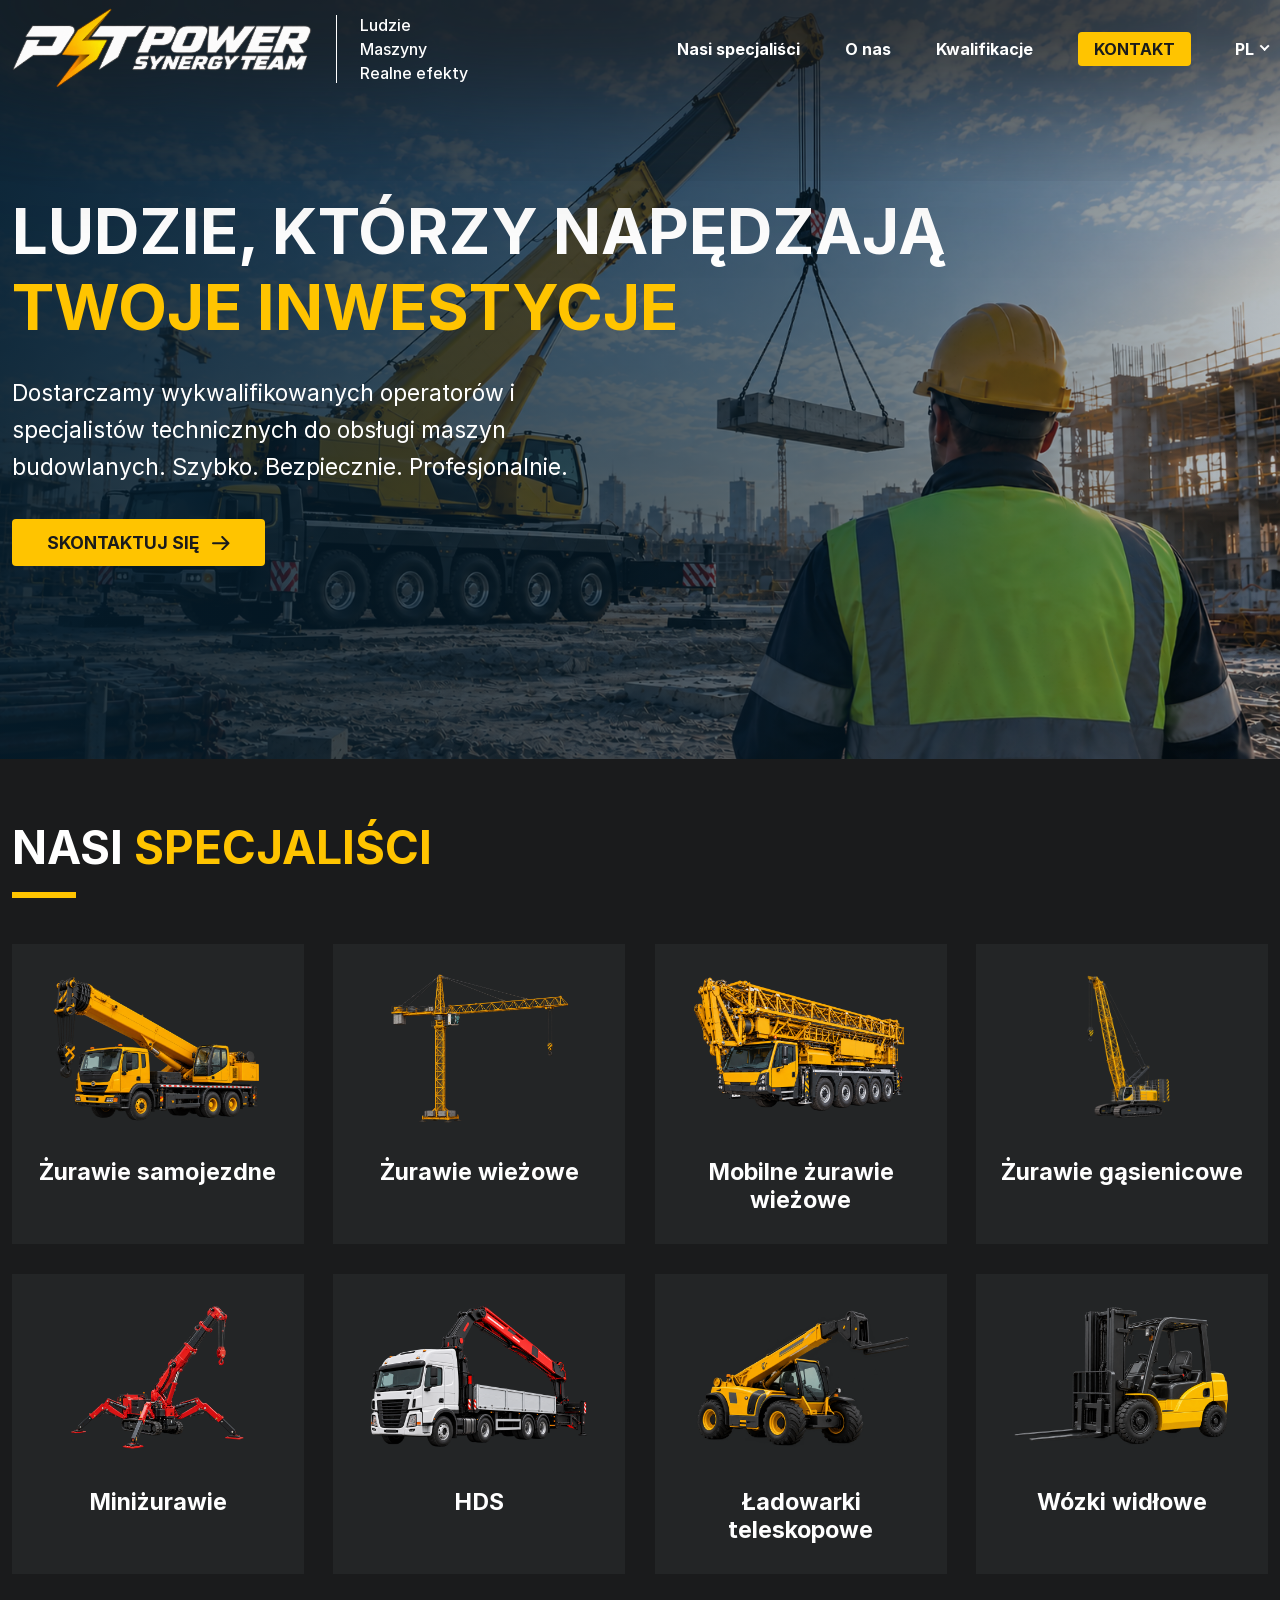
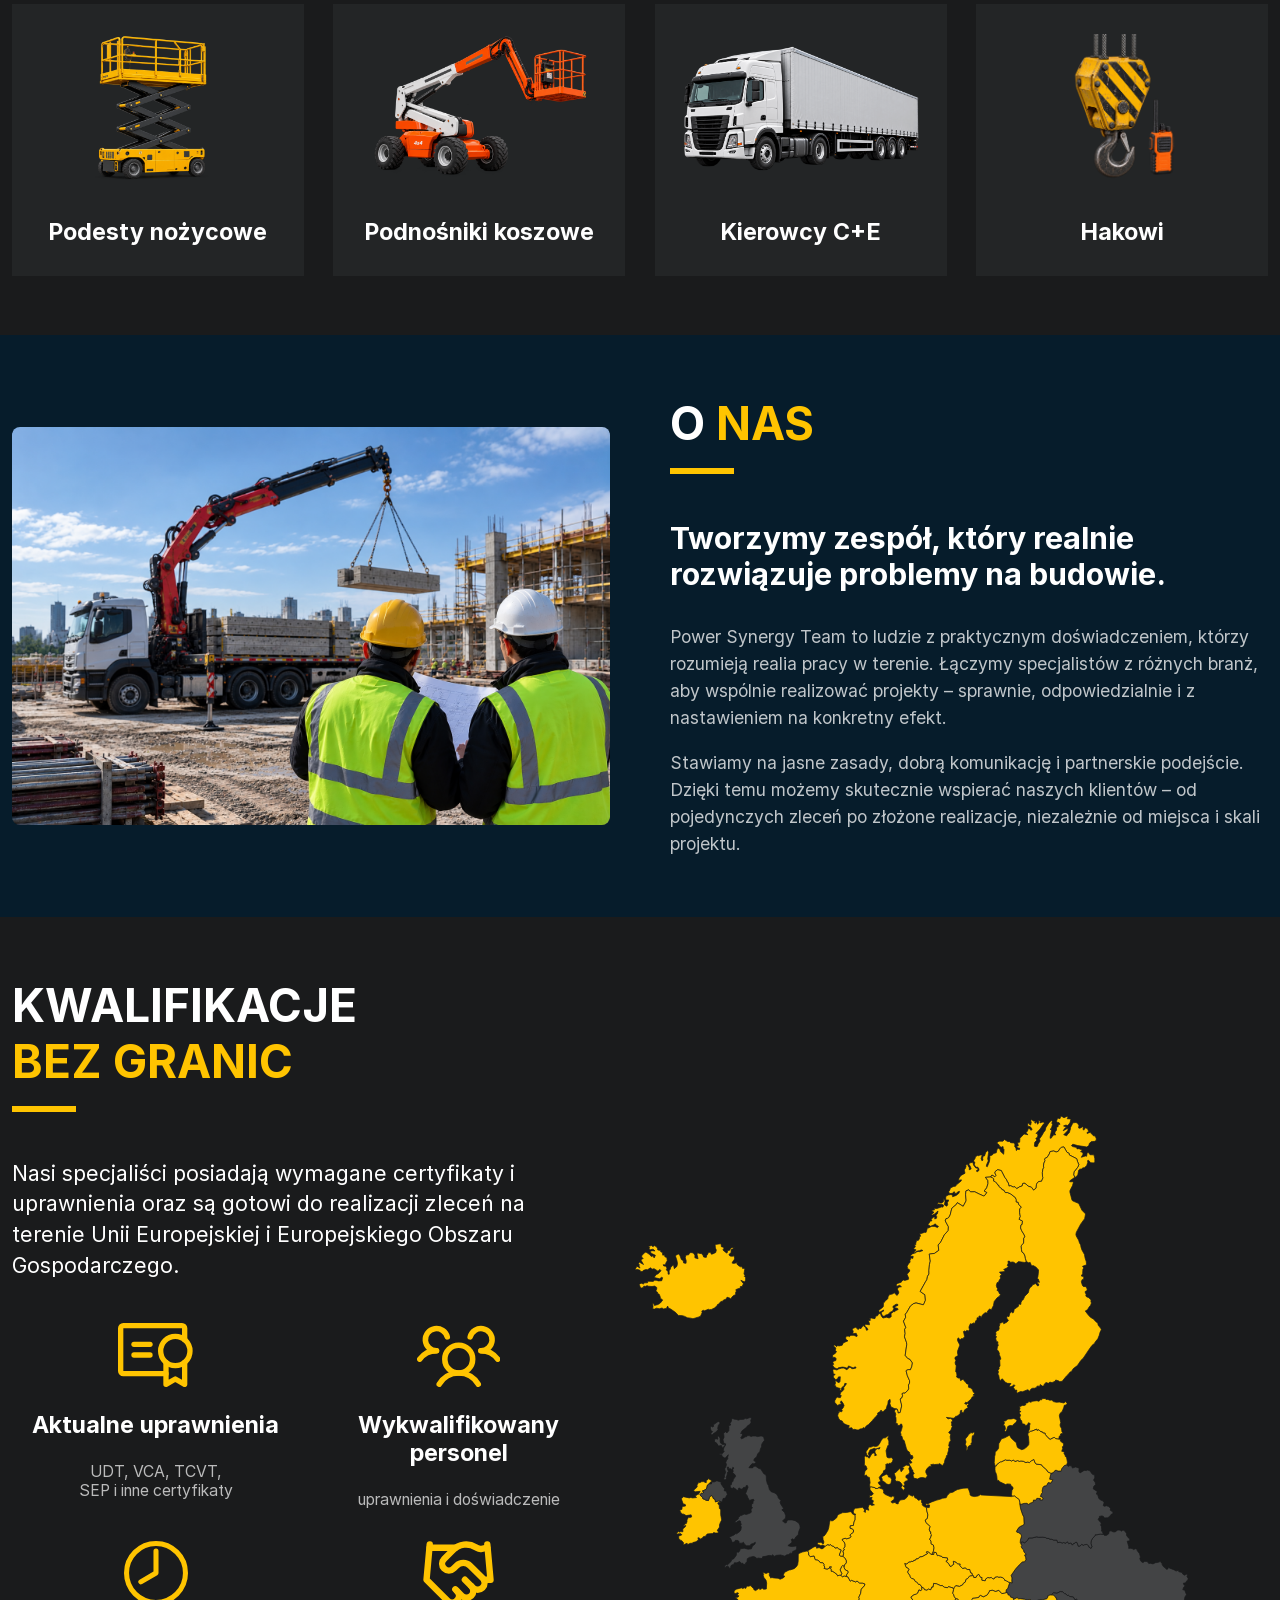
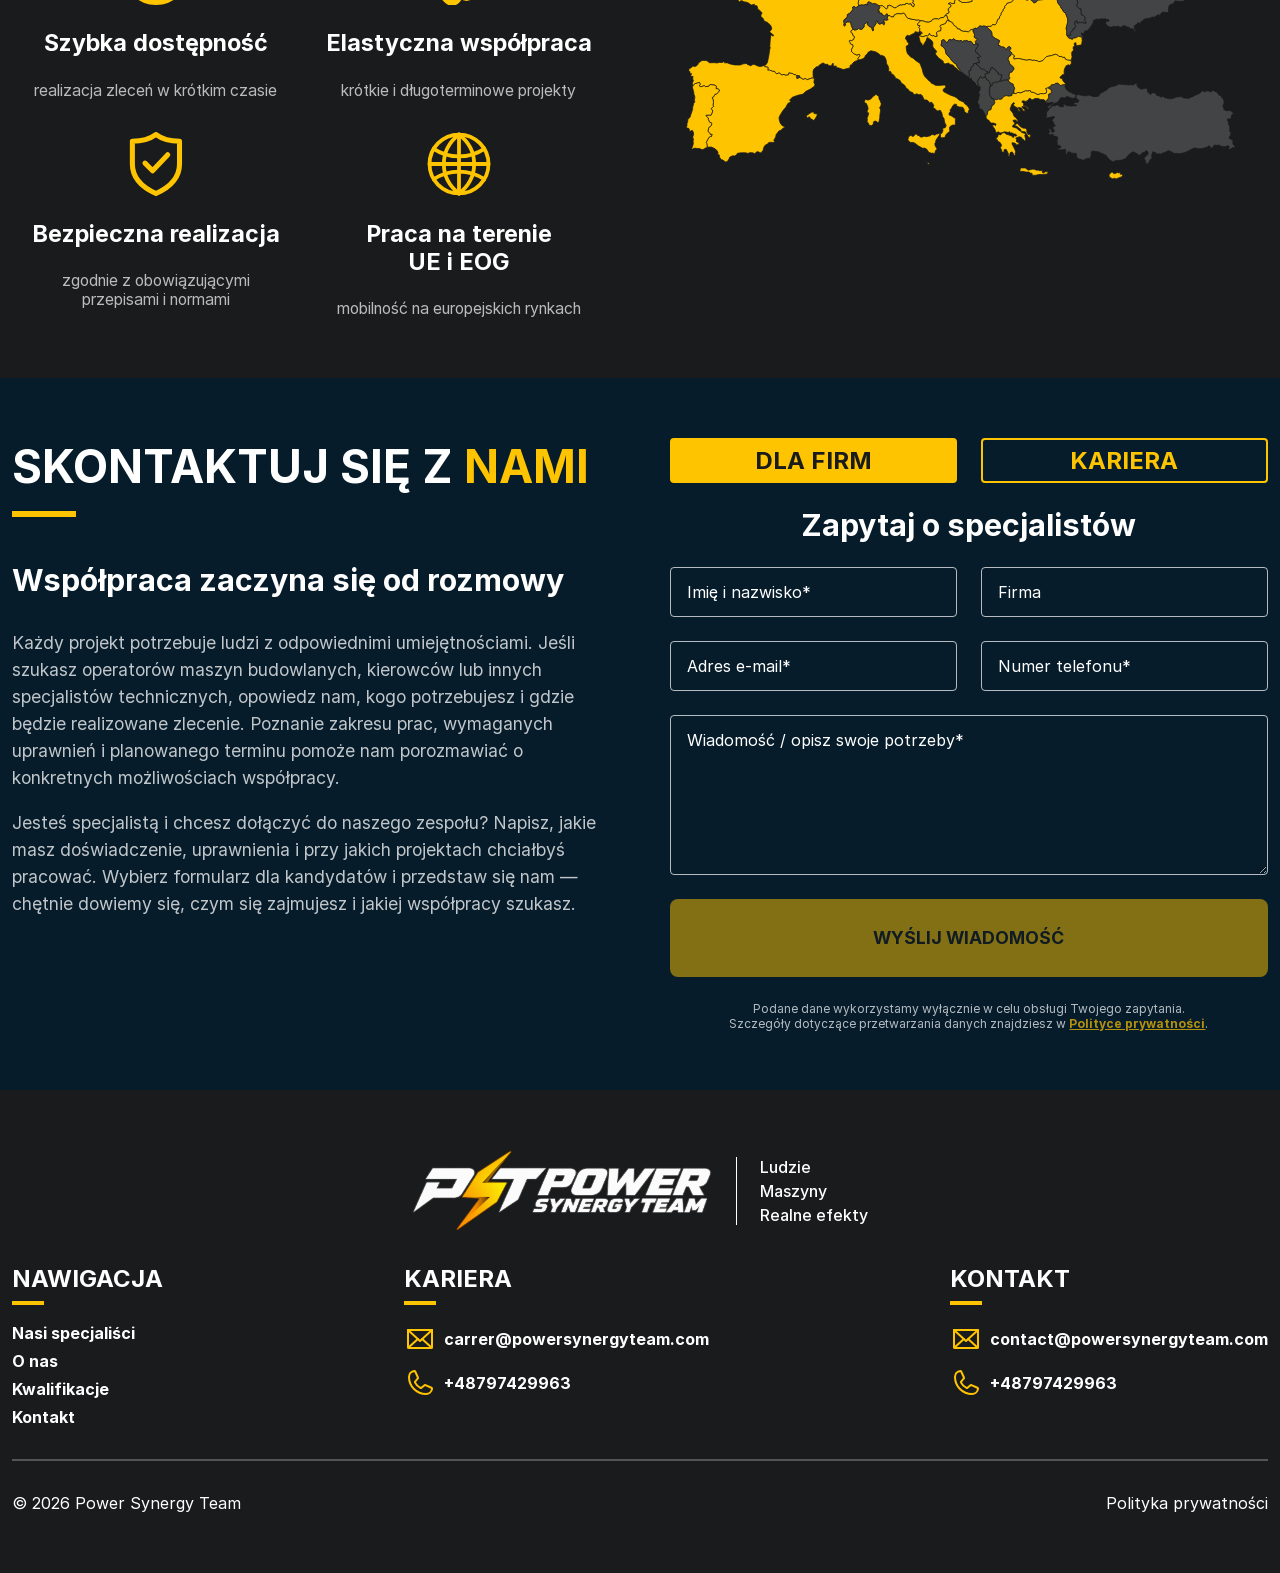
<file: index.html>
<!doctype html>
<html lang="pl-PL">
<head>
    <meta charset="UTF-8">
    <meta name="viewport" content="width=device-width, initial-scale=1">

    <title>Power Synergy Team - Wykwalifikowani operatorzy i specjaliści techniczni</title>
    <meta name="description" content="Power Synergy Team dostarcza wykwalifikowanych operatorów maszyn budowlanych i specjalistów technicznych do realizacji projektów na terenie Unii Europejskiej i Europejskiego Obszaru Gospodarczego.">
    <meta name="robots" content="noindex, nofollow, noarchive">
    <meta name="author" content="Power Synergy Team">

    <link rel="icon" type="image/png" href="/favicon/favicon-96x96.png" sizes="96x96">
    <link rel="icon" type="image/svg+xml" href="/favicon/favicon.svg">
    <link rel="shortcut icon" href="/favicon/favicon.ico">
    <link rel="apple-touch-icon" sizes="180x180" href="/favicon/apple-touch-icon.png">
    <link rel="manifest" href="/favicon/site.webmanifest">

    <meta name="theme-color" content="#061C2B">

    <link rel="canonical" href="https://powersynergyteam.com/">

    <link rel="alternate" hreflang="x-default" href="https://powersynergyteam.com/">
    <link rel="alternate" hreflang="pl" href="https://powersynergyteam.com/">
    <link rel="alternate" hreflang="en" href="https://powersynergyteam.com/en/">
    <link rel="alternate" hreflang="de" href="https://powersynergyteam.com/de/">
    <link rel="alternate" hreflang="nl-NL" href="https://powersynergyteam.com/nl/">
    <link rel="alternate" hreflang="fr" href="https://powersynergyteam.com/fr/">
    <link rel="alternate" hreflang="ru" href="https://powersynergyteam.com/ru/">

    <meta property="og:type" content="website">
    <meta property="og:site_name" content="Power Synergy Team">
    <meta property="og:title" content="Power Synergy Team - Wykwalifikowani operatorzy i specjaliści techniczni">
    <meta property="og:description" content="Wykwalifikowani operatorzy maszyn budowlanych i specjaliści techniczni do realizacji projektów na terenie Unii Europejskiej i Europejskiego Obszaru Gospodarczego.">
    <meta property="og:url" content="https://powersynergyteam.com/">
    <meta property="og:locale" content="pl_PL">
    <meta property="og:image" content="https://powersynergyteam.com/images/og.jpg">
    <meta property="og:image:secure_url" content="https://powersynergyteam.com/images/og.jpg">
    <meta property="og:image:type" content="image/jpeg">
    <meta property="og:image:width" content="1200">
    <meta property="og:image:height" content="630">
    <meta property="og:image:alt" content="Power Synergy Team - operatorzy i specjaliści techniczni">

    <meta name="twitter:card" content="summary_large_image">
    <meta name="twitter:title" content="Power Synergy Team - Wykwalifikowani operatorzy i specjaliści techniczni">
    <meta name="twitter:description" content="Wykwalifikowani operatorzy maszyn budowlanych i specjaliści techniczni do realizacji projektów na terenie Unii Europejskiej i Europejskiego Obszaru Gospodarczego.">
    <meta name="twitter:image" content="https://powersynergyteam.com/images/og.jpg">

    <link rel="stylesheet" href="css/style.css?v=2026092301">

    <script type="application/ld+json">
        {
            "@context": "https://schema.org",
            "@type": "Organization",
            "name": "Power Synergy Team",
            "@id": "https://powersynergyteam.com/#organization",
            "url": "https://powersynergyteam.com/",
            "logo": {
                "@type": "ImageObject",
                "url": "https://powersynergyteam.com/images/logo-data.png",
                "width": 1000,
                "height": 272
            },
            "image": {
                "@type": "ImageObject",
                "url": "https://powersynergyteam.com/images/og.jpg",
                "width": 1200,
                "height": 630
            },
            "email": "contact@powersynergyteam.com",
            "telephone": "+48797429963"
        }
    </script>
</head>
<body>
<header class="header">
    <div class="header__container container">
        <div class="header-logo">
            <img class="header-logo__img img" src="images/logo.png" alt="Power Synergy Team" loading="eager" fetchpriority="high">
            <div class="header-logo__text">
                <span>Ludzie</span>
                <span>Maszyny</span>
                <span>Realne efekty</span>
            </div>
        </div>
        <div class="header__burger" id="header-navigation">
            <ul class="header-menu">
                <li class="header-menu__item">
                    <a href="#specialists">
                        Nasi specjaliści
                    </a>
                </li>
                <li class="header-menu__item">
                    <a href="#about">
                        O nas
                    </a>
                </li>
                <li class="header-menu__item">
                    <a href="#qualifications">
                        Kwalifikacje
                    </a>
                </li>
                <li class="header-menu__item header-menu__item--contact">
                    <a href="#contact">
                        Kontakt
                    </a>
                </li>
            </ul>
            <div class="header__language">
                <button class="header__language-active" type="button" aria-expanded="false" aria-controls="language-list" data-language="Język: ">PL</button>
                <div class="header__languages" id="language-list" data-back="Powrót">
                    <a href="/" class="header__languages-item active" title="Polski" aria-label="Polski" aria-current="page">Polski</a>
                    <a href="/de/" class="header__languages-item" title="Deutsch" aria-label="Deutsch">Deutsch</a>
                    <a href="/en/" class="header__languages-item" title="English" aria-label="English">English</a>
                    <a href="/nl/" class="header__languages-item" title="Nederlands" aria-label="Nederlands">Nederlands</a>
                    <a href="/fr/" class="header__languages-item" title="Français" aria-label="Français">Français</a>
                    <a href="/ru/" class="header__languages-item" title="Русский" aria-label="Русский">Русский</a>
                </div>
            </div>
        </div>
        <button class="header__burger-btn" type="button" aria-label="Menu" aria-expanded="false" aria-controls="header-navigation">
            <span></span>
            <span></span>
            <span></span>
        </button>
    </div>
</header>

<main class="main">
    <section class="hero">
        <img class="hero__img img" src="images/top.png" alt="" width="1672" height="941" loading="eager" fetchpriority="high">
        <div class="hero__container container">
            <h1 class="hero__header">
                Ludzie,
                którzy napędzają
                <span class="color-accent">twoje inwestycje</span>
            </h1>
            <p class="hero__description">
                Dostarczamy wykwalifikowanych operatorów
                i specjalistów technicznych do obsługi maszyn
                budowlanych. Szybko. Bezpiecznie. Profesjonalnie.
            </p>
            <a href="#contact" class="hero__btn">
                Skontaktuj się
                <svg viewBox="3 5 17 14" fill="none" xmlns="http://www.w3.org/2000/svg">
                    <path d="M4 12H19M13 18L19 12L13 6" stroke="currentColor" stroke-width="2" stroke-linecap="round" stroke-linejoin="round"/>
                </svg>
            </a>
        </div>
    </section>

    <section class="specialists section-spacing">
        <div class="anchor" id="specialists"></div>
        <div class="specialists__container container">
            <h2 class="section-header">
                Nasi <span class="color-accent">specjaliści</span>
            </h2>
            <div class="specialists__grid">
                <div class="specialists__item">
                    <div class="specialists__item-image">
                        <img class="specialists__item-img img" src="images/zuraw-samojezdny.png" alt="Żuraw samojezdny" width="1536" height="1024" loading="lazy" fetchpriority="low">
                    </div>
                    <h3 class="specialists__item-header">
                        Żurawie samojezdne
                    </h3>
                </div>

                <div class="specialists__item">
                    <div class="specialists__item-image">
                        <img class="specialists__item-img img" src="images/zuraw-wiezowy.png" alt="Żuraw wieżowy" width="1374" height="1145" loading="lazy" fetchpriority="low">
                    </div>
                    <h3 class="specialists__item-header">
                        Żurawie wieżowe
                    </h3>
                </div>

                <div class="specialists__item">
                    <div class="specialists__item-image">
                        <img class="specialists__item-img img" src="images/zuraw-mobilny.png" alt="Żuraw wieżowy mobilny" width="1374" height="1145" loading="lazy" fetchpriority="low">
                    </div>
                    <h3 class="specialists__item-header">
                        Mobilne żurawie wieżowe
                    </h3>
                </div>

                <div class="specialists__item">
                    <div class="specialists__item-image">
                        <img class="specialists__item-img img" src="images/zuraw-gasienicowy.png" alt="Żuraw gąsienicowy" width="1024" height="1536" loading="lazy" fetchpriority="low">
                    </div>
                    <h3 class="specialists__item-header">
                        Żurawie gąsienicowe
                    </h3>
                </div>

                <div class="specialists__item">
                    <div class="specialists__item-image">
                        <img class="specialists__item-img img" src="images/mini-zuraw.png" alt="Miniżuraw" width="1374" height="1145" loading="lazy" fetchpriority="low">
                    </div>
                    <h3 class="specialists__item-header">
                        Miniżurawie
                    </h3>
                </div>

                <div class="specialists__item">
                    <div class="specialists__item-image">
                        <img class="specialists__item-img img" src="images/hds.png" alt="HDS" width="1536" height="1024" loading="lazy" fetchpriority="low">
                    </div>
                    <h3 class="specialists__item-header">
                        HDS
                    </h3>
                </div>

                <div class="specialists__item">
                    <div class="specialists__item-image">
                        <img class="specialists__item-img img" src="images/ladowarka-teleskopowa.png" alt="Ładowarka teleskopowa" width="1536" height="1024" loading="lazy" fetchpriority="low">
                    </div>
                    <h3 class="specialists__item-header">
                        Ładowarki teleskopowe
                    </h3>
                </div>

                <div class="specialists__item">
                    <div class="specialists__item-image">
                        <img class="specialists__item-img img" src="images/wozek-widlowy.png" alt="Wózek widłowy" width="1536" height="1024" loading="lazy" fetchpriority="low">
                    </div>
                    <h3 class="specialists__item-header">
                        Wózki widłowe
                    </h3>
                </div>

                <div class="specialists__item">
                    <div class="specialists__item-image">
                        <img class="specialists__item-img img" src="images/podest-nozycowy.png" alt="Podest ruchomy nożycowy" width="1536" height="1024" loading="lazy" fetchpriority="low">
                    </div>
                    <h3 class="specialists__item-header">
                        Podesty nożycowe
                    </h3>
                </div>

                <div class="specialists__item">
                    <div class="specialists__item-image">
                        <img class="specialists__item-img img" src="images/podnosnik-teleskopowy.png" alt="Podnośnik koszowy" width="1536" height="1024" loading="lazy" fetchpriority="low">
                    </div>
                    <h3 class="specialists__item-header">
                        Podnośniki koszowe
                    </h3>
                </div>

                <div class="specialists__item">
                    <div class="specialists__item-image">
                        <img class="specialists__item-img img" src="images/c-e.png" alt="Ciągnik siodłowy z naczepą" width="1665" height="945" loading="lazy" fetchpriority="low">
                    </div>
                    <h3 class="specialists__item-header">
                        Kierowcy C+E
                    </h3>
                </div>

                <div class="specialists__item">
                    <div class="specialists__item-image">
                        <img class="specialists__item-img img" src="images/hak.png" alt="Hak" width="1254" height="1254" loading="lazy" fetchpriority="low">
                    </div>
                    <h3 class="specialists__item-header">
                        Hakowi
                    </h3>
                </div>
            </div>
        </div>
    </section>

    <section class="about bg-dark section-spacing">
        <div class="anchor" id="about"></div>
        <div class="about__container container container--50">
            <div class="about__left">
                <img class="about__img img" src="images/o-nas.png" alt="O nas" width="1536" height="1024" loading="lazy" fetchpriority="low">
            </div>
            <div class="about__right">
                <h2 class="about__header section-header section-header--white">
                    O <span class="color-accent">nas</span>
                </h2>
                <h3 class="about__subheader">
                    Tworzymy zespół, który realnie
                    rozwiązuje problemy na budowie.
                </h3>
                <div class="about__description">
                    <p>
                        Power Synergy Team to ludzie z praktycznym doświadczeniem,
                        którzy rozumieją realia pracy w terenie. Łączymy specjalistów z różnych
                        branż, aby wspólnie realizować projekty – sprawnie, odpowiedzialnie
                        i z nastawieniem na konkretny efekt.
                    </p>
                    <p>
                        Stawiamy na jasne zasady, dobrą komunikację i partnerskie podejście.
                        Dzięki temu możemy skutecznie wspierać naszych klientów – od pojedynczych zleceń po złożone realizacje,
                        niezależnie od miejsca i skali projektu.
                    </p>
                </div>
            </div>
        </div>
    </section>

    <section class="qualifications section-spacing">
        <div class="anchor" id="qualifications"></div>
        <div class="qualifications__container container">
            <div class="qualifications__left">
                <h2 class="qualifications__header section-header">
                    Kwalifikacje <span class="color-accent">bez granic</span>
                </h2>

                <div class="qualifications__description">
                    Nasi specjaliści posiadają wymagane certyfikaty i uprawnienia
                    oraz są gotowi do realizacji zleceń na terenie Unii Europejskiej
                    i Europejskiego Obszaru Gospodarczego.
                </div>

                <div class="qualifications__grid">
                    <div class="qualifications__item">
                        <svg xmlns="http://www.w3.org/2000/svg" viewBox="24 40 224 192">
                            <line x1="72" y1="136" x2="120" y2="136" fill="none" stroke="currentColor" stroke-linecap="round" stroke-linejoin="round" stroke-width="16"/>
                            <line x1="72" y1="104" x2="120" y2="104" fill="none" stroke="currentColor" stroke-linecap="round" stroke-linejoin="round" stroke-width="16"/>
                            <circle cx="196" cy="124" r="44" fill="none" stroke="currentColor" stroke-linecap="round" stroke-linejoin="round" stroke-width="16"/>
                            <path d="M168,192H40a8,8,0,0,1-8-8V56a8,8,0,0,1,8-8H216a8,8,0,0,1,8,8V90.06" fill="none" stroke="currentColor" stroke-linecap="round" stroke-linejoin="round" stroke-width="16"/>
                            <polyline points="168 157.94 168 224 196 208 224 224 224 157.94" fill="none" stroke="currentColor" stroke-linecap="round" stroke-linejoin="round" stroke-width="16"/>
                        </svg>
                        <div class="qualifications__item-title">Aktualne uprawnienia</div>
                        <div class="qualifications__item-description">UDT, VCA, TCVT, SEP i inne certyfikaty</div>
                    </div>

                    <div class="qualifications__item">
                        <svg xmlns="http://www.w3.org/2000/svg" viewBox="8 40 240 184">
                            <path d="M192,120a59.91,59.91,0,0,1,48,24" fill="none" stroke="currentColor" stroke-linecap="round" stroke-linejoin="round" stroke-width="16"/>
                            <path d="M16,144a59.91,59.91,0,0,1,48-24" fill="none" stroke="currentColor" stroke-linecap="round" stroke-linejoin="round" stroke-width="16"/>
                            <circle cx="128" cy="144" r="40" fill="none" stroke="currentColor" stroke-linecap="round" stroke-linejoin="round" stroke-width="16"/>
                            <path d="M72,216a65,65,0,0,1,112,0" fill="none" stroke="currentColor" stroke-linecap="round" stroke-linejoin="round" stroke-width="16"/>
                            <path d="M161,80a32,32,0,1,1,31,40" fill="none" stroke="currentColor" stroke-linecap="round" stroke-linejoin="round" stroke-width="16"/>
                            <path d="M64,120A32,32,0,1,1,95,80" fill="none" stroke="currentColor" stroke-linecap="round" stroke-linejoin="round" stroke-width="16"/>
                        </svg>
                        <div class="qualifications__item-title">Wykwalifikowany personel</div>
                        <div class="qualifications__item-description">uprawnienia i doświadczenie</div>
                    </div>

                    <div class="qualifications__item">
                        <svg xmlns="http://www.w3.org/2000/svg" viewBox="0 0 76 76" fill="none">
                            <circle cx="38" cy="38" r="35" stroke="currentColor" stroke-width="6"/>
                            <path d="M38 12V38L20 48.5" stroke="currentColor" stroke-width="6" stroke-linecap="round" stroke-linejoin="round"/>
                        </svg>
                        <div class="qualifications__item-title">Szybka dostępność</div>
                        <div class="qualifications__item-description">realizacja zleceń w krótkim czasie</div>
                    </div>

                    <div class="qualifications__item">
                        <svg xmlns="http://www.w3.org/2000/svg" viewBox="0.9 1.9 22.2 20" fill="none" stroke="currentColor" stroke-width="2" stroke-linecap="round" stroke-linejoin="round">
                            <path d="m11 17 2 2a1 1 0 1 0 3-3"/>
                            <path d="m14 14 2.5 2.5a1 1 0 1 0 3-3l-3.88-3.88a3 3 0 0 0-4.24 0l-.88.88a1 1 0 1 1-3-3l2.81-2.81a5.79 5.79 0 0 1 7.06-.87l.47.28a2 2 0 0 0 1.42.25L21 4"/>
                            <path d="m21 3 1 11h-2"/>
                            <path d="M3 3 2 14l6.5 6.5a1 1 0 1 0 3-3"/>
                            <path d="M3 4h8"/>
                        </svg>
                        <div class="qualifications__item-title">Elastyczna współpraca</div>
                        <div class="qualifications__item-description">krótkie i długoterminowe projekty</div>
                    </div>

                    <div class="qualifications__item">
                        <svg xmlns="http://www.w3.org/2000/svg" viewBox="0 0 64 76" fill="none">
                            <path d="M32 3C24 9 15 11 4 11V38C4 54 14 65 32 73C50 65 60 54 60 38V11C49 11 40 9 32 3Z" stroke="currentColor" stroke-width="6" stroke-linecap="round" stroke-linejoin="round"/>
                            <path d="M19 37L28 46L46 27" stroke="currentColor" stroke-width="6" stroke-linecap="round" stroke-linejoin="round"/>
                        </svg>
                        <div class="qualifications__item-title">Bezpieczna realizacja</div>
                        <div class="qualifications__item-description">zgodnie z obowiązującymi przepisami i normami</div>
                    </div>

                    <div class="qualifications__item">
                        <svg xmlns="http://www.w3.org/2000/svg" viewBox="0 0 76 76" fill="none">
                            <circle cx="38" cy="38" r="35" stroke="currentColor" stroke-width="4.5"/>
                            <path d="M38 3C25 13 20 25 20 38S25 63 38 73" stroke="currentColor" stroke-width="4.5" stroke-linecap="round"/>
                            <path d="M38 3C51 13 56 25 56 38S51 63 38 73" stroke="currentColor" stroke-width="4.5" stroke-linecap="round"/>
                            <path d="M8 20C17 26 27 29 38 29S59 26 68 20" stroke="currentColor" stroke-width="4.5" stroke-linecap="round"/>
                            <path d="M8 56C17 50 27 47 38 47S59 50 68 56" stroke="currentColor" stroke-width="4.5" stroke-linecap="round"/>
                            <path d="M38 3V73" stroke="currentColor" stroke-width="4.5" stroke-linecap="round"/>
                            <path d="M3 38H73" stroke="currentColor" stroke-width="4.5" stroke-linecap="round"/>
                        </svg>
                        <div class="qualifications__item-title">Praca na terenie UE i EOG</div>
                        <div class="qualifications__item-description">mobilność na europejskich rynkach</div>
                    </div>
                </div>
            </div>

            <div class="qualifications__right">
                <picture>
                    <source srcset="images/europe-dark.svg" width="702" height="665" media="(max-width: 1199px)">
                    <img class="qualifications__img" src="images/europe-yellow.svg" alt="" width="702" height="665" loading="lazy" fetchpriority="low">
                </picture>
            </div>
        </div>
    </section>

    <section class="contact bg-dark section-spacing">
        <div class="anchor" id="contact"></div>
        <div class="contact__container container container--50">
            <div class="contact__left">
                <h2 class="contact__header section-header">
                    Skontaktuj się z <span class="color-accent">nami</span>
                </h2>

                <h3 class="about__subheader">
                    Współpraca zaczyna się od rozmowy
                </h3>
                <div class="about__description">
                    <p>
                        Każdy projekt potrzebuje ludzi z odpowiednimi umiejętnościami. Jeśli szukasz operatorów maszyn budowlanych, kierowców lub innych specjalistów technicznych, opowiedz nam, kogo potrzebujesz i gdzie będzie realizowane zlecenie. Poznanie zakresu prac, wymaganych uprawnień i planowanego terminu pomoże nam porozmawiać o konkretnych możliwościach współpracy.
                    </p>
                    <p>
                        Jesteś specjalistą i chcesz dołączyć do naszego zespołu? Napisz, jakie masz doświadczenie, uprawnienia i przy jakich projektach chciałbyś pracować. Wybierz formularz dla kandydatów i przedstaw się nam — chętnie dowiemy się, czym się zajmujesz i jakiej współpracy szukasz.
                    </p>
                </div>
            </div>

            <div class="contact__right">
                <div class="contact__switch" role="tablist" aria-label="Typ formularza">
                    <button class="contact__switch-btn active" id="contact-form-firms-tab" type="button" role="tab" aria-selected="true" aria-controls="contact-form-firms" data-contact-form-target="contact-form-firms">
                        Dla firm
                    </button>
                    <button class="contact__switch-btn" id="contact-form-career-tab" type="button" role="tab" aria-selected="false" aria-controls="contact-form-career" data-contact-form-target="contact-form-career">
                        Kariera
                    </button>
                </div>
                <form class="contact__form contact__form--disabled" id="contact-form-firms" data-contact-form-panel="firms" aria-labelledby="contact-form-firms-tab"
                      data-phone-error="Podaj prawidłowy numer telefonu."
                      data-sending-label="Wysyłanie..."
                      data-success-label="Wiadomość wysłana"
                      data-retry-label="Spróbuj ponownie">
                    <h3 class="contact__subheader">
                        Zapytaj o specjalistów
                    </h3>
                    <label class="form-label" for="name">Imię i nazwisko*</label>
                    <input id="name" type="text" name="q8_imieI" placeholder="Imię i nazwisko*" required>

                    <label class="form-label" for="firm">Firma</label>
                    <input id="firm" type="text" name="q3_q3_textbox1" placeholder="Firma">

                    <label class="form-label" for="email">Adres e-mail*</label>
                    <input id="email" type="email" name="q4_q4_email2" placeholder="Adres e-mail*" required>

                    <label class="form-label" for="phone">Numer telefonu*</label>
                    <input id="phone" type="tel" name="q5_q5_phone3[full]" autocomplete="tel" placeholder="Numer telefonu*" required>

                    <label class="form-label" for="message">Wiadomość / opisz swoje potrzeby*</label>
                    <textarea id="message" name="q6_q6_textarea4" placeholder="Wiadomość / opisz swoje potrzeby*" required></textarea>

                    <input type="hidden" name="formID" value="262635650041047">
                    <input type="hidden" name="q10_wersjaJezykowa" value="PL">

                    <div class="contact__form-actions contact__form-actions--disabled">
                        <div class="contact__captcha"
                             id="recaptcha_input_9"
                             hidden
                             data-lazy-recaptcha
                             data-sitekey="6LdU3CgUAAAAAB0nnFM3M3T0sy707slYYU51RroJ"></div>
                        <input type="hidden" id="input_9" name="recaptcha_visible" required>
                        <button class="contact__form-submit" type="submit" aria-live="polite" aria-disabled="true" disabled>Wyślij wiadomość</button>
                    </div>
                </form>
                <form class="contact__form contact__form--disabled" id="contact-form-career" data-contact-form-panel="career" aria-labelledby="contact-form-career-tab" hidden
                      data-phone-error="Podaj prawidłowy numer telefonu."
                      data-specialization-error="Wybierz co najmniej jedną specjalizację."
                      data-sending-label="Wysyłanie..."
                      data-success-label="Wiadomość wysłana"
                      data-retry-label="Spróbuj ponownie">
                    <h3 class="contact__subheader">
                        Dołącz do naszego zespołu
                    </h3>
                    <label class="form-label" for="career-name">Imię i nazwisko*</label>
                    <input id="career-name" type="text" name="q2_q2_textbox0" placeholder="Imię i nazwisko*" required>

                    <div class="contact-multiselect" data-multiselect>
                        <button class="contact-multiselect__toggle" type="button" aria-expanded="false" aria-controls="career-specializations">
                            <span data-multiselect-label>Specjalizacje*</span>
                        </button>
                        <div class="contact-multiselect__options" id="career-specializations" hidden>
                            <label class="contact-multiselect__option" for="career-specialization-0">
                                <input id="career-specialization-0" type="checkbox" name="q3_q3_checkbox1[]" value="Żurawie samojezdne">
                                <span>Żurawie samojezdne</span>
                            </label>
                            <label class="contact-multiselect__option" for="career-specialization-1">
                                <input id="career-specialization-1" type="checkbox" name="q3_q3_checkbox1[]" value="Żurawie wieżowe">
                                <span>Żurawie wieżowe</span>
                            </label>
                            <label class="contact-multiselect__option" for="career-specialization-2">
                                <input id="career-specialization-2" type="checkbox" name="q3_q3_checkbox1[]" value="Mobilne żurawie wieżowe">
                                <span>Mobilne żurawie wieżowe</span>
                            </label>
                            <label class="contact-multiselect__option" for="career-specialization-3">
                                <input id="career-specialization-3" type="checkbox" name="q3_q3_checkbox1[]" value="Żurawie gąsienicowe">
                                <span>Żurawie gąsienicowe</span>
                            </label>
                            <label class="contact-multiselect__option" for="career-specialization-4">
                                <input id="career-specialization-4" type="checkbox" name="q3_q3_checkbox1[]" value="Miniżurawie">
                                <span>Miniżurawie</span>
                            </label>
                            <label class="contact-multiselect__option" for="career-specialization-5">
                                <input id="career-specialization-5" type="checkbox" name="q3_q3_checkbox1[]" value="HDS">
                                <span>HDS</span>
                            </label>
                            <label class="contact-multiselect__option" for="career-specialization-6">
                                <input id="career-specialization-6" type="checkbox" name="q3_q3_checkbox1[]" value="Ładowarki teleskopowe">
                                <span>Ładowarki teleskopowe</span>
                            </label>
                            <label class="contact-multiselect__option" for="career-specialization-7">
                                <input id="career-specialization-7" type="checkbox" name="q3_q3_checkbox1[]" value="Wózki widłowe">
                                <span>Wózki widłowe</span>
                            </label>
                            <label class="contact-multiselect__option" for="career-specialization-8">
                                <input id="career-specialization-8" type="checkbox" name="q3_q3_checkbox1[]" value="Podesty nożycowe">
                                <span>Podesty nożycowe</span>
                            </label>
                            <label class="contact-multiselect__option" for="career-specialization-9">
                                <input id="career-specialization-9" type="checkbox" name="q3_q3_checkbox1[]" value="Podnośniki koszowe">
                                <span>Podnośniki koszowe</span>
                            </label>
                            <label class="contact-multiselect__option" for="career-specialization-10">
                                <input id="career-specialization-10" type="checkbox" name="q3_q3_checkbox1[]" value="Kierowcy C+E">
                                <span>Kierowcy C+E</span>
                            </label>
                            <label class="contact-multiselect__option" for="career-specialization-11">
                                <input id="career-specialization-11" type="checkbox" name="q3_q3_checkbox1[]" value="Hakowi">
                                <span>Hakowi</span>
                            </label>
                        </div>
                    </div>

                    <label class="form-label" for="career-email">Adres e-mail*</label>
                    <input id="career-email" type="email" name="q4_q4_email2" placeholder="Adres e-mail*" required>

                    <label class="form-label" for="career-phone">Numer telefonu*</label>
                    <input id="career-phone" type="tel" name="q5_q5_phone3[full]" autocomplete="tel" placeholder="Numer telefonu*" required>

                    <label class="form-label" for="career-message">Wiadomość / opisz swoje doświadczenie*</label>
                    <textarea id="career-message" name="q6_q6_textarea4" placeholder="Wiadomość / opisz swoje doświadczenie*" required></textarea>

                    <input type="hidden" name="formID" value="262655946249067">
                    <input type="hidden" name="q8_q8_textbox6" value="PL">

                    <div class="contact__form-actions contact__form-actions--disabled">
                        <div class="contact__captcha"
                             id="career-recaptcha_input_7"
                             hidden
                             data-lazy-recaptcha
                             data-sitekey="6LdU3CgUAAAAAB0nnFM3M3T0sy707slYYU51RroJ"></div>
                        <input type="hidden" id="career-input_7" name="recaptcha_visible" required>
                        <button class="contact__form-submit" type="submit" aria-live="polite" aria-disabled="true" disabled>Wyślij wiadomość</button>
                    </div>
                </form>
                <div class="contact__form-description">
                    Podane dane wykorzystamy wyłącznie w celu obsługi Twojego zapytania. Szczegóły dotyczące przetwarzania danych znajdziesz w <a href="/polityka-prywatnosci">Polityce prywatności</a>.
                </div>
            </div>
        </div>
    </section>
</main>

<footer class="footer section-spacing">
    <div class="footer__container container">
        <div class="footer__main">
            <div class="footer-logo">
                <img class="footer-logo__img img" src="images/logo.png" alt="Power Synergy Team" loading="eager" fetchpriority="high">
                <div class="footer-logo__text">
                    <span>Ludzie</span>
                    <span>Maszyny</span>
                    <span>Realne efekty</span>
                </div>
            </div>

            <div class="footer__nav">
                <h3 class="footer__header">
                    Nawigacja
                </h3>
                <nav class="footer__nav-list" aria-label="Nawigacja w stopce">
                    <a href="#specialists">Nasi specjaliści</a>
                    <a href="#about">O nas</a>
                    <a href="#qualifications">Kwalifikacje</a>
                    <a href="#contact">Kontakt</a>
                </nav>
            </div>

            <div class="footer__contact">
                <h3 class="footer__header">
                    Kariera
                </h3>
                <a class="footer__contact-item" href="mailto:carrer@powersynergyteam.com">
                    <svg xmlns="http://www.w3.org/2000/svg" viewBox="0 0 256 256"><rect width="256" height="256" fill="none"/><polyline points="224 56 128 144 32 56" fill="none" stroke="currentColor" stroke-linecap="round" stroke-linejoin="round" stroke-width="16"/><path d="M32,56H224a0,0,0,0,1,0,0V192a8,8,0,0,1-8,8H40a8,8,0,0,1-8-8V56A0,0,0,0,1,32,56Z" fill="none" stroke="currentColor" stroke-linecap="round" stroke-linejoin="round" stroke-width="16"/><line x1="110.55" y1="128" x2="34.47" y2="197.74" fill="none" stroke="currentColor" stroke-linecap="round" stroke-linejoin="round" stroke-width="16"/><line x1="221.53" y1="197.74" x2="145.45" y2="128" fill="none" stroke="currentColor" stroke-linecap="round" stroke-linejoin="round" stroke-width="16"/></svg>
                    carrer@powersynergyteam.com
                </a>
                <a class="footer__contact-item" href="tel:+48797429963">
                    <svg xmlns="http://www.w3.org/2000/svg" viewBox="0 0 256 256"><rect width="256" height="256" fill="none"/><path d="M164.39,145.34a8,8,0,0,1,7.59-.69l47.16,21.13a8,8,0,0,1,4.8,8.3A48.33,48.33,0,0,1,176,216,136,136,0,0,1,40,80,48.33,48.33,0,0,1,81.92,32.06a8,8,0,0,1,8.3,4.8l21.13,47.2a8,8,0,0,1-.66,7.53L89.32,117a7.93,7.93,0,0,0-.54,7.81c8.27,16.93,25.77,34.22,42.75,42.41a7.92,7.92,0,0,0,7.83-.59Z" fill="none" stroke="currentColor" stroke-linecap="round" stroke-linejoin="round" stroke-width="16"/></svg>
                    +48797429963
                </a>
            </div>

            <div class="footer__contact">
                <h3 class="footer__header">
                    Kontakt
                </h3>
                <a class="footer__contact-item" href="mailto:contact@powersynergyteam.com">
                    <svg xmlns="http://www.w3.org/2000/svg" viewBox="0 0 256 256"><rect width="256" height="256" fill="none"/><polyline points="224 56 128 144 32 56" fill="none" stroke="currentColor" stroke-linecap="round" stroke-linejoin="round" stroke-width="16"/><path d="M32,56H224a0,0,0,0,1,0,0V192a8,8,0,0,1-8,8H40a8,8,0,0,1-8-8V56A0,0,0,0,1,32,56Z" fill="none" stroke="currentColor" stroke-linecap="round" stroke-linejoin="round" stroke-width="16"/><line x1="110.55" y1="128" x2="34.47" y2="197.74" fill="none" stroke="currentColor" stroke-linecap="round" stroke-linejoin="round" stroke-width="16"/><line x1="221.53" y1="197.74" x2="145.45" y2="128" fill="none" stroke="currentColor" stroke-linecap="round" stroke-linejoin="round" stroke-width="16"/></svg>
                    contact@powersynergyteam.com
                </a>
                <a class="footer__contact-item" href="tel:+48797429963">
                    <svg xmlns="http://www.w3.org/2000/svg" viewBox="0 0 256 256"><rect width="256" height="256" fill="none"/><path d="M164.39,145.34a8,8,0,0,1,7.59-.69l47.16,21.13a8,8,0,0,1,4.8,8.3A48.33,48.33,0,0,1,176,216,136,136,0,0,1,40,80,48.33,48.33,0,0,1,81.92,32.06a8,8,0,0,1,8.3,4.8l21.13,47.2a8,8,0,0,1-.66,7.53L89.32,117a7.93,7.93,0,0,0-.54,7.81c8.27,16.93,25.77,34.22,42.75,42.41a7.92,7.92,0,0,0,7.83-.59Z" fill="none" stroke="currentColor" stroke-linecap="round" stroke-linejoin="round" stroke-width="16"/></svg>
                    +48797429963
                </a>
            </div>
        </div>

        <div class="footer__bottom">
            <span>© 2026 Power Synergy Team</span>
            <a href="/polityka-prywatnosci.html">Polityka prywatności</a>
        </div>
    </div>
</footer>

<script src="js/app.min.js?v=2026092301"></script>
</body>
</html>
</file>
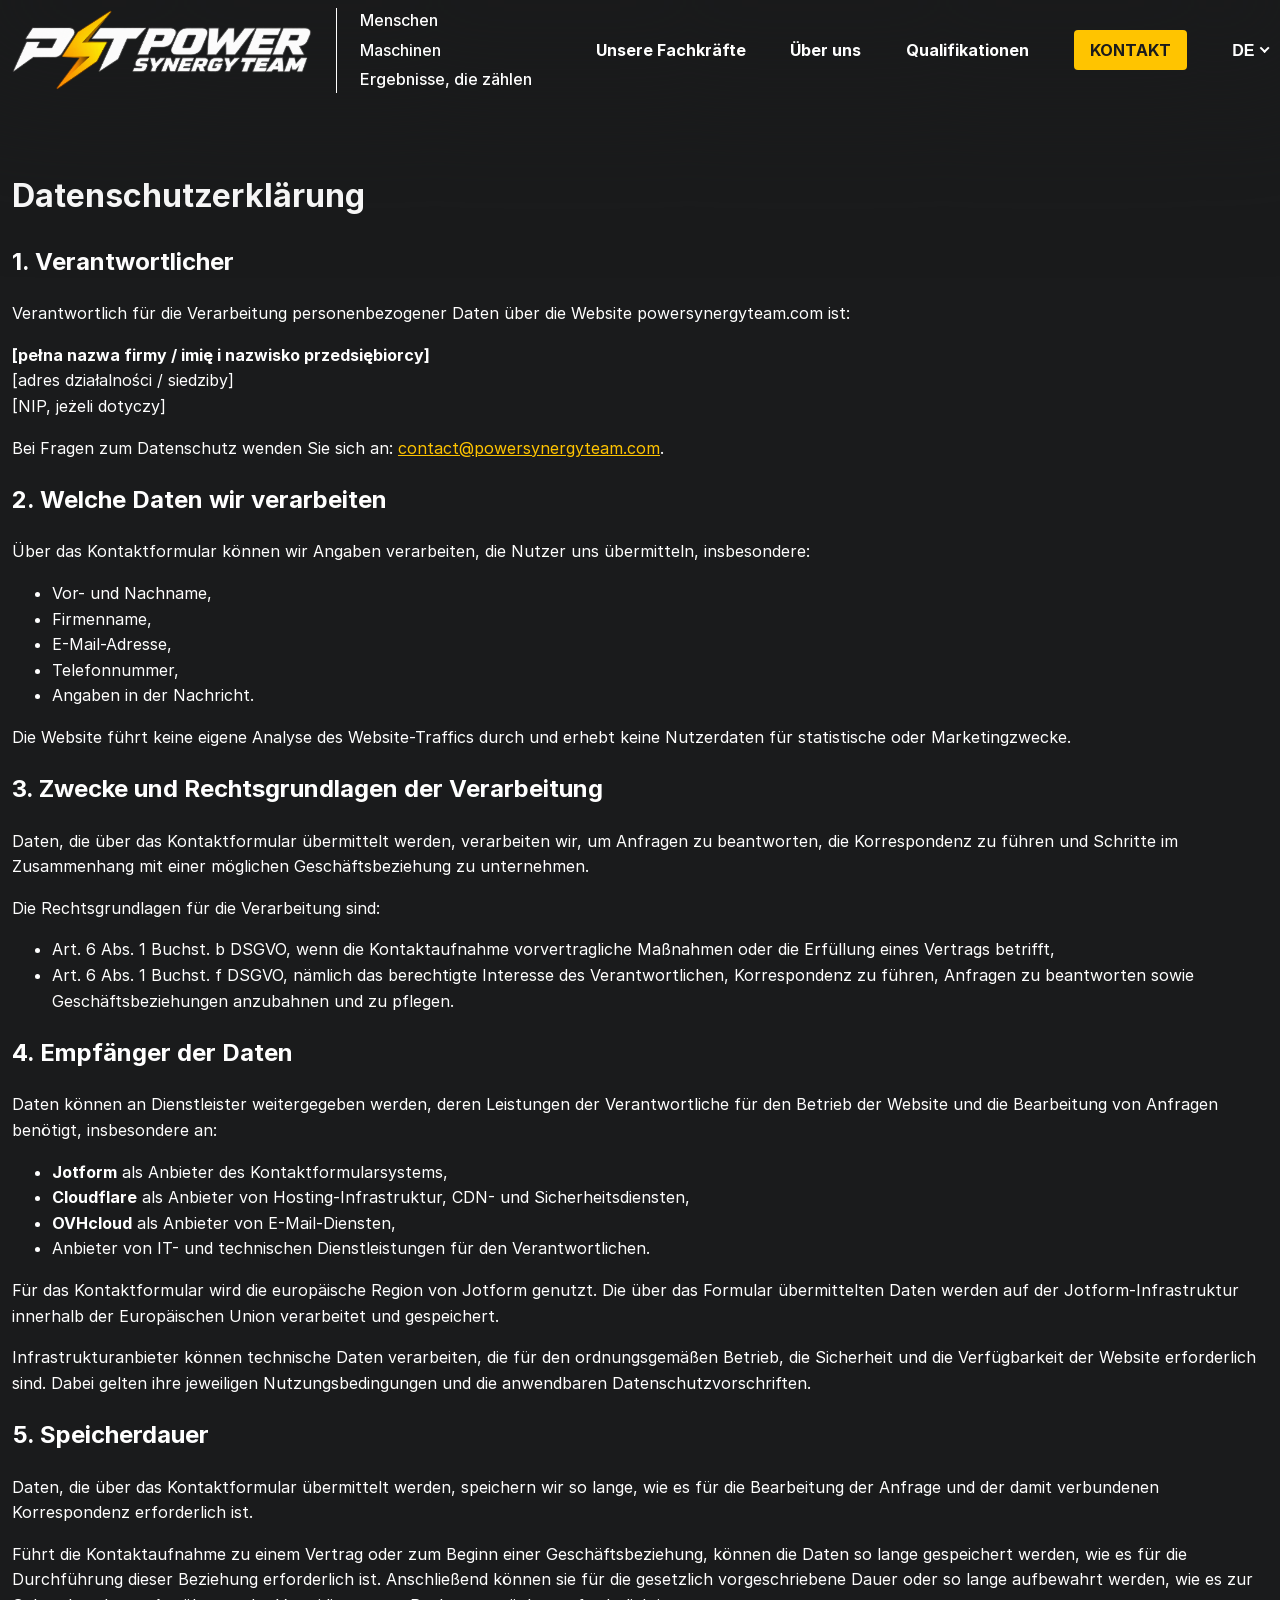
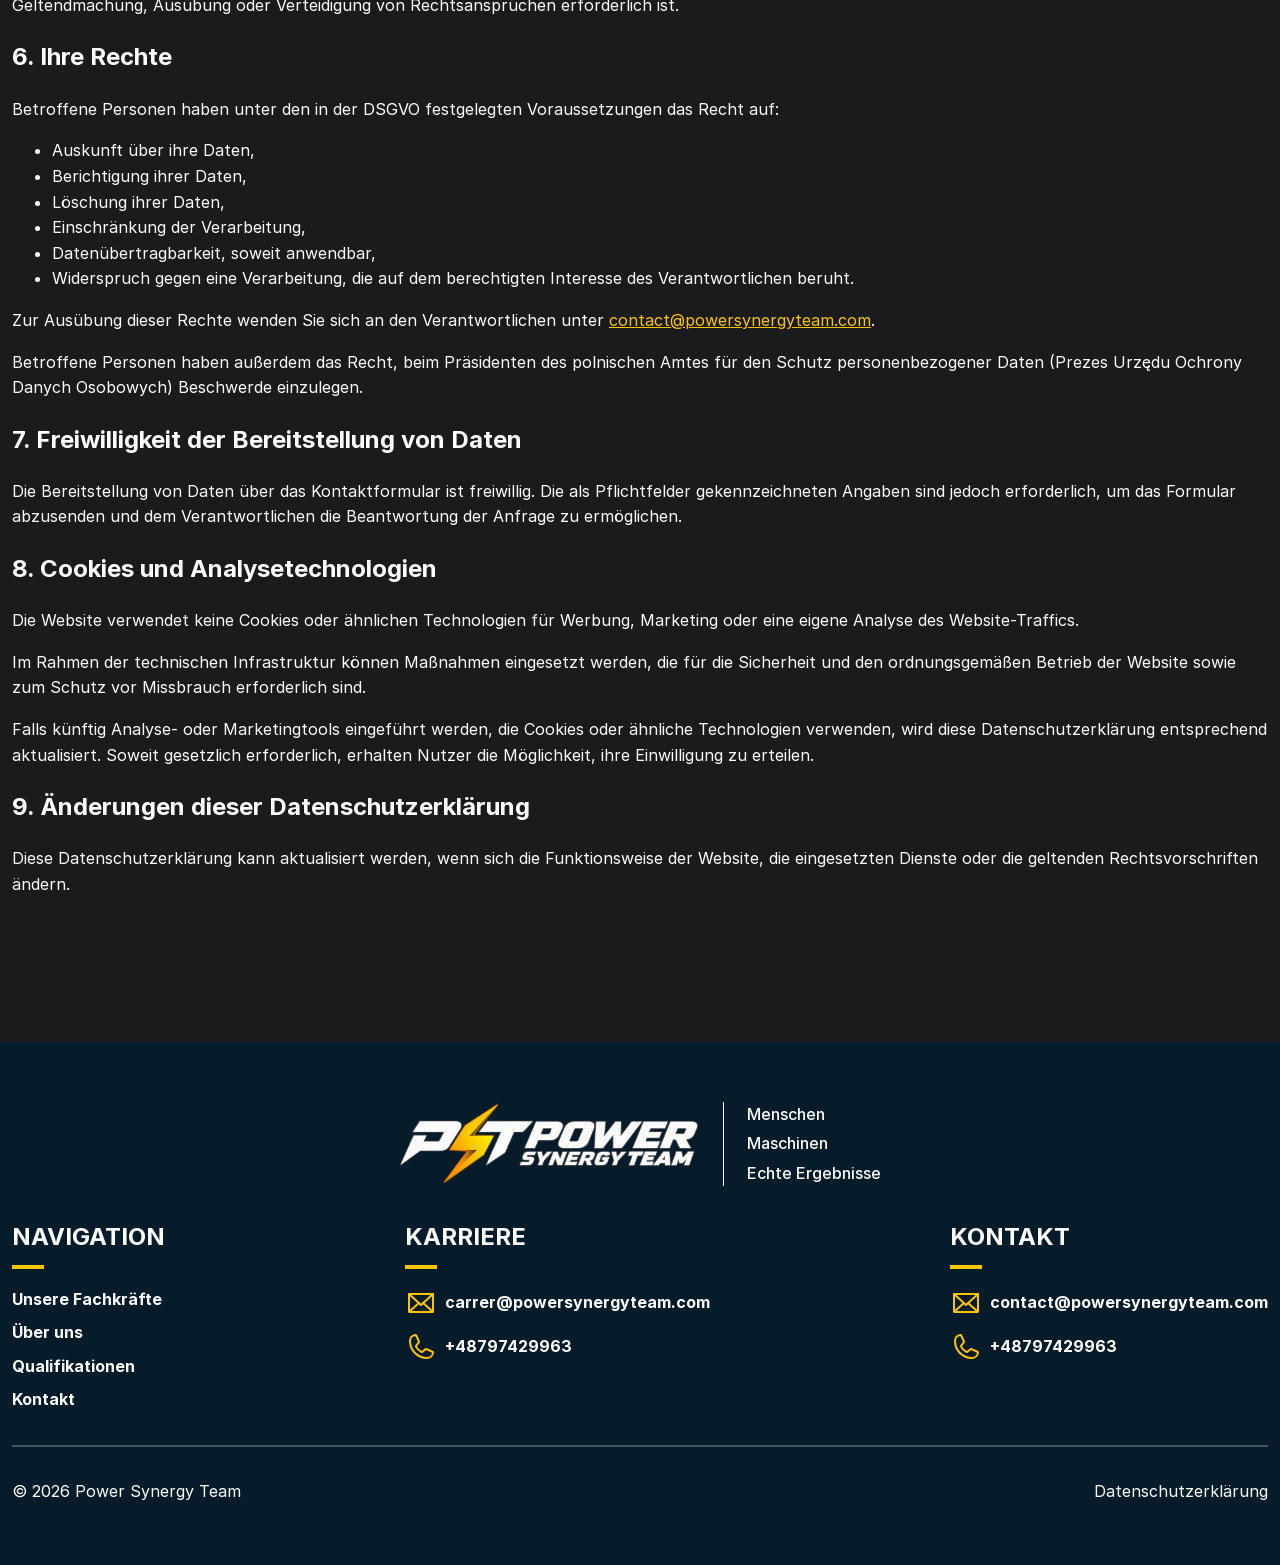
<file: datenschutz.html>
<!doctype html>
<html lang="de">
<head>
    <meta charset="UTF-8">
    <meta name="viewport" content="width=device-width, initial-scale=1">

    <title>Datenschutzerklärung - Power Synergy Team</title>
    <meta name="description" content="Datenschutzerklärung für die Website von Power Synergy Team. Informationen zur Verarbeitung personenbezogener Daten, zum Kontaktformular und zu den eingesetzten Diensten.">
    <meta name="robots" content="noindex, nofollow, noarchive">
    <meta name="author" content="Power Synergy Team">

    <link rel="icon" type="image/png" href="/favicon/favicon-96x96.png" sizes="96x96">
    <link rel="icon" type="image/svg+xml" href="/favicon/favicon.svg">
    <link rel="shortcut icon" href="/favicon/favicon.ico">
    <link rel="apple-touch-icon" sizes="180x180" href="/favicon/apple-touch-icon.png">
    <link rel="manifest" href="/favicon/site.webmanifest">

    <meta name="theme-color" content="#061C2B">

    <link rel="canonical" href="https://powersynergyteam.com/datenschutz">

    <link rel="alternate" hreflang="x-default" href="https://powersynergyteam.com/polityka-prywatnosci">
    <link rel="alternate" hreflang="pl" href="https://powersynergyteam.com/polityka-prywatnosci">
    <link rel="alternate" hreflang="en" href="https://powersynergyteam.com/privacy">
    <link rel="alternate" hreflang="de" href="https://powersynergyteam.com/datenschutz">
    <link rel="alternate" hreflang="nl-NL" href="https://powersynergyteam.com/privacybeleid">
    <link rel="alternate" hreflang="fr" href="https://powersynergyteam.com/politique-de-confidentialite">
    <link rel="alternate" hreflang="ru" href="https://powersynergyteam.com/politika-konfidencialnosti">

    <meta property="og:type" content="website">
    <meta property="og:site_name" content="Power Synergy Team">
    <meta property="og:title" content="Datenschutzerklärung - Power Synergy Team">
    <meta property="og:description" content="Informationen zur Verarbeitung personenbezogener Daten und zum Datenschutz auf der Website von Power Synergy Team.">
    <meta property="og:url" content="https://powersynergyteam.com/datenschutz">
    <meta property="og:locale" content="de_DE">
    <meta property="og:image" content="https://powersynergyteam.com/images/og.jpg">
    <meta property="og:image:secure_url" content="https://powersynergyteam.com/images/og.jpg">
    <meta property="og:image:type" content="image/jpeg">
    <meta property="og:image:width" content="1200">
    <meta property="og:image:height" content="630">
    <meta property="og:image:alt" content="Power Synergy Team">

    <meta name="twitter:card" content="summary_large_image">
    <meta name="twitter:title" content="Datenschutzerklärung - Power Synergy Team">
    <meta name="twitter:description" content="Informationen zur Verarbeitung personenbezogener Daten und zum Datenschutz auf der Website von Power Synergy Team.">
    <meta name="twitter:image" content="https://powersynergyteam.com/images/og.jpg">

    <link rel="stylesheet" href="css/privacy.css?v=2026092402">

    <script type="application/ld+json">
        {
            "@context": "https://schema.org",
            "@type": "Organization",
            "name": "Power Synergy Team",
            "@id": "https://powersynergyteam.com/#organization",
            "url": "https://powersynergyteam.com/",
            "logo": {
                "@type": "ImageObject",
                "url": "https://powersynergyteam.com/images/logo-data.png",
                "width": 1000,
                "height": 272
            },
            "image": {
                "@type": "ImageObject",
                "url": "https://powersynergyteam.com/images/og.jpg",
                "width": 1200,
                "height": 630
            },
            "email": "contact@powersynergyteam.com",
            "telephone": "+48797429963"
        }
    </script>
</head>
<body>
<header class="header">
    <div class="header__container container">
        <div class="header-logo">
            <a href="/de/"><img class="header-logo__img img" src="images/logo.png" alt="Power Synergy Team" loading="eager" fetchpriority="high"></a>
            <div class="header-logo__text">
                <span>Menschen</span>
                <span>Maschinen</span>
                <span>Ergebnisse, die zählen</span>
            </div>
        </div>
        <div class="header__burger" id="header-navigation">
            <ul class="header-menu">
                <li class="header-menu__item">
                    <a href="/de/#specialists">Unsere Fachkräfte</a>
                </li>
                <li class="header-menu__item">
                    <a href="/de/#about">Über uns</a>
                </li>
                <li class="header-menu__item">
                    <a href="/de/#qualifications">Qualifikationen</a>
                </li>
                <li class="header-menu__item header-menu__item--contact">
                    <a href="/de/#contact">Kontakt</a>
                </li>
            </ul>
            <div class="header__language">
                <button class="header__language-active" type="button" aria-expanded="false" aria-controls="language-list" data-language="Sprache: ">DE</button>
                <div class="header__languages" id="language-list" data-back="Zurück">
                    <a href="/polityka-prywatnosci" class="header__languages-item" title="Polski" aria-label="Polski">Polski</a>
                    <a href="/datenschutz" class="header__languages-item active" title="Deutsch" aria-label="Deutsch" aria-current="page">Deutsch</a>
                    <a href="/privacy" class="header__languages-item" title="English" aria-label="English">English</a>
                    <a href="/privacybeleid" class="header__languages-item" title="Nederlands" aria-label="Nederlands">Nederlands</a>
                    <a href="/politique-de-confidentialite" class="header__languages-item" title="Français" aria-label="Français">Français</a>
                    <a href="/politika-konfidencialnosti" class="header__languages-item" title="Русский" aria-label="Русский">Русский</a>
                </div>
            </div>
        </div>
        <button class="header__burger-btn" type="button" aria-label="Menü" aria-expanded="false" aria-controls="header-navigation">
            <span></span>
            <span></span>
            <span></span>
        </button>
    </div>
</header>
<main class="main container">
    <h1>Datenschutzerklärung</h1>

    <h2>1. Verantwortlicher</h2>

    <p>Verantwortlich für die Verarbeitung personenbezogener Daten über die Website powersynergyteam.com ist:</p>

    <p>
        <strong>[pełna nazwa firmy / imię i nazwisko przedsiębiorcy]</strong><br>
        [adres działalności / siedziby]<br>
        [NIP, jeżeli dotyczy]
    </p>

    <p>Bei Fragen zum Datenschutz wenden Sie sich an: <a href="mailto:contact@powersynergyteam.com">contact@powersynergyteam.com</a>.</p>

    <h2>2. Welche Daten wir verarbeiten</h2>

    <p>Über das Kontaktformular können wir Angaben verarbeiten, die Nutzer uns übermitteln, insbesondere:</p>

    <ul>
        <li>Vor- und Nachname,</li>
        <li>Firmenname,</li>
        <li>E-Mail-Adresse,</li>
        <li>Telefonnummer,</li>
        <li>Angaben in der Nachricht.</li>
    </ul>

    <p>Die Website führt keine eigene Analyse des Website-Traffics durch und erhebt keine Nutzerdaten für statistische oder Marketingzwecke.</p>

    <h2>3. Zwecke und Rechtsgrundlagen der Verarbeitung</h2>

    <p>Daten, die über das Kontaktformular übermittelt werden, verarbeiten wir, um Anfragen zu beantworten, die Korrespondenz zu führen und Schritte im Zusammenhang mit einer möglichen Geschäftsbeziehung zu unternehmen.</p>

    <p>Die Rechtsgrundlagen für die Verarbeitung sind:</p>

    <ul>
        <li>Art. 6 Abs. 1 Buchst. b DSGVO, wenn die Kontaktaufnahme vorvertragliche Maßnahmen oder die Erfüllung eines Vertrags betrifft,</li>
        <li>Art. 6 Abs. 1 Buchst. f DSGVO, nämlich das berechtigte Interesse des Verantwortlichen, Korrespondenz zu führen, Anfragen zu beantworten sowie Geschäftsbeziehungen anzubahnen und zu pflegen.</li>
    </ul>

    <h2>4. Empfänger der Daten</h2>

    <p>Daten können an Dienstleister weitergegeben werden, deren Leistungen der Verantwortliche für den Betrieb der Website und die Bearbeitung von Anfragen benötigt, insbesondere an:</p>

    <ul>
        <li><strong>Jotform</strong> als Anbieter des Kontaktformularsystems,</li>
        <li><strong>Cloudflare</strong> als Anbieter von Hosting-Infrastruktur, CDN- und Sicherheitsdiensten,</li>
        <li><strong>OVHcloud</strong> als Anbieter von E-Mail-Diensten,</li>
        <li>Anbieter von IT- und technischen Dienstleistungen für den Verantwortlichen.</li>
    </ul>

    <p>Für das Kontaktformular wird die europäische Region von Jotform genutzt. Die über das Formular übermittelten Daten werden auf der Jotform-Infrastruktur innerhalb der Europäischen Union verarbeitet und gespeichert.</p>

    <p>Infrastrukturanbieter können technische Daten verarbeiten, die für den ordnungsgemäßen Betrieb, die Sicherheit und die Verfügbarkeit der Website erforderlich sind. Dabei gelten ihre jeweiligen Nutzungsbedingungen und die anwendbaren Datenschutzvorschriften.</p>

    <h2>5. Speicherdauer</h2>

    <p>Daten, die über das Kontaktformular übermittelt werden, speichern wir so lange, wie es für die Bearbeitung der Anfrage und der damit verbundenen Korrespondenz erforderlich ist.</p>

    <p>Führt die Kontaktaufnahme zu einem Vertrag oder zum Beginn einer Geschäftsbeziehung, können die Daten so lange gespeichert werden, wie es für die Durchführung dieser Beziehung erforderlich ist. Anschließend können sie für die gesetzlich vorgeschriebene Dauer oder so lange aufbewahrt werden, wie es zur Geltendmachung, Ausübung oder Verteidigung von Rechtsansprüchen erforderlich ist.</p>

    <h2>6. Ihre Rechte</h2>

    <p>Betroffene Personen haben unter den in der DSGVO festgelegten Voraussetzungen das Recht auf:</p>

    <ul>
        <li>Auskunft über ihre Daten,</li>
        <li>Berichtigung ihrer Daten,</li>
        <li>Löschung ihrer Daten,</li>
        <li>Einschränkung der Verarbeitung,</li>
        <li>Datenübertragbarkeit, soweit anwendbar,</li>
        <li>Widerspruch gegen eine Verarbeitung, die auf dem berechtigten Interesse des Verantwortlichen beruht.</li>
    </ul>

    <p>Zur Ausübung dieser Rechte wenden Sie sich an den Verantwortlichen unter <a href="mailto:contact@powersynergyteam.com">contact@powersynergyteam.com</a>.</p>

    <p>Betroffene Personen haben außerdem das Recht, beim Präsidenten des polnischen Amtes für den Schutz personenbezogener Daten (Prezes Urzędu Ochrony Danych Osobowych) Beschwerde einzulegen.</p>

    <h2>7. Freiwilligkeit der Bereitstellung von Daten</h2>

    <p>Die Bereitstellung von Daten über das Kontaktformular ist freiwillig. Die als Pflichtfelder gekennzeichneten Angaben sind jedoch erforderlich, um das Formular abzusenden und dem Verantwortlichen die Beantwortung der Anfrage zu ermöglichen.</p>

    <h2>8. Cookies und Analysetechnologien</h2>

    <p>Die Website verwendet keine Cookies oder ähnlichen Technologien für Werbung, Marketing oder eine eigene Analyse des Website-Traffics.</p>

    <p>Im Rahmen der technischen Infrastruktur können Maßnahmen eingesetzt werden, die für die Sicherheit und den ordnungsgemäßen Betrieb der Website sowie zum Schutz vor Missbrauch erforderlich sind.</p>

    <p>Falls künftig Analyse- oder Marketingtools eingeführt werden, die Cookies oder ähnliche Technologien verwenden, wird diese Datenschutzerklärung entsprechend aktualisiert. Soweit gesetzlich erforderlich, erhalten Nutzer die Möglichkeit, ihre Einwilligung zu erteilen.</p>

    <h2>9. Änderungen dieser Datenschutzerklärung</h2>

    <p>Diese Datenschutzerklärung kann aktualisiert werden, wenn sich die Funktionsweise der Website, die eingesetzten Dienste oder die geltenden Rechtsvorschriften ändern.</p>
</main>

<footer class="footer section-spacing bg-dark">
    <div class="footer__container container">
        <div class="footer__main">
            <div class="footer-logo">
                <img class="footer-logo__img img" src="images/logo.png" alt="Power Synergy Team" loading="eager" fetchpriority="high">
                <div class="footer-logo__text">
                    <span>Menschen</span>
                    <span>Maschinen</span>
                    <span>Echte Ergebnisse</span>
                </div>
            </div>

            <div class="footer__nav">
                <h3 class="footer__header">
                    Navigation
                </h3>
                <nav class="footer__nav-list" aria-label="Navigation">
                    <a href="/de/#specialists">Unsere Fachkräfte</a>
                    <a href="/de/#about">Über uns</a>
                    <a href="/de/#qualifications">Qualifikationen</a>
                    <a href="/de/#contact">Kontakt</a>
                </nav>
            </div>

            <div class="footer__contact">
                <h3 class="footer__header">
                    Karriere
                </h3>
                <a class="footer__contact-item" href="mailto:carrer@powersynergyteam.com">
                    <svg xmlns="http://www.w3.org/2000/svg" viewBox="0 0 256 256"><rect width="256" height="256" fill="none"/><polyline points="224 56 128 144 32 56" fill="none" stroke="currentColor" stroke-linecap="round" stroke-linejoin="round" stroke-width="16"/><path d="M32,56H224a0,0,0,0,1,0,0V192a8,8,0,0,1-8,8H40a8,8,0,0,1-8-8V56A0,0,0,0,1,32,56Z" fill="none" stroke="currentColor" stroke-linecap="round" stroke-linejoin="round" stroke-width="16"/><line x1="110.55" y1="128" x2="34.47" y2="197.74" fill="none" stroke="currentColor" stroke-linecap="round" stroke-linejoin="round" stroke-width="16"/><line x1="221.53" y1="197.74" x2="145.45" y2="128" fill="none" stroke="currentColor" stroke-linecap="round" stroke-linejoin="round" stroke-width="16"/></svg>
                    carrer@powersynergyteam.com
                </a>
                <a class="footer__contact-item" href="tel:+48797429963">
                    <svg xmlns="http://www.w3.org/2000/svg" viewBox="0 0 256 256"><rect width="256" height="256" fill="none"/><path d="M164.39,145.34a8,8,0,0,1,7.59-.69l47.16,21.13a8,8,0,0,1,4.8,8.3A48.33,48.33,0,0,1,176,216,136,136,0,0,1,40,80,48.33,48.33,0,0,1,81.92,32.06a8,8,0,0,1,8.3,4.8l21.13,47.2a8,8,0,0,1-.66,7.53L89.32,117a7.93,7.93,0,0,0-.54,7.81c8.27,16.93,25.77,34.22,42.75,42.41a7.92,7.92,0,0,0,7.83-.59Z" fill="none" stroke="currentColor" stroke-linecap="round" stroke-linejoin="round" stroke-width="16"/></svg>
                    +48797429963
                </a>
            </div>

            <div class="footer__contact">
                <h3 class="footer__header">
                    Kontakt
                </h3>
                <a class="footer__contact-item" href="mailto:contact@powersynergyteam.com">
                    <svg xmlns="http://www.w3.org/2000/svg" viewBox="0 0 256 256"><rect width="256" height="256" fill="none"/><polyline points="224 56 128 144 32 56" fill="none" stroke="currentColor" stroke-linecap="round" stroke-linejoin="round" stroke-width="16"/><path d="M32,56H224a0,0,0,0,1,0,0V192a8,8,0,0,1-8,8H40a8,8,0,0,1-8-8V56A0,0,0,0,1,32,56Z" fill="none" stroke="currentColor" stroke-linecap="round" stroke-linejoin="round" stroke-width="16"/><line x1="110.55" y1="128" x2="34.47" y2="197.74" fill="none" stroke="currentColor" stroke-linecap="round" stroke-linejoin="round" stroke-width="16"/><line x1="221.53" y1="197.74" x2="145.45" y2="128" fill="none" stroke="currentColor" stroke-linecap="round" stroke-linejoin="round" stroke-width="16"/></svg>
                    contact@powersynergyteam.com
                </a>
                <a class="footer__contact-item" href="tel:+48797429963">
                    <svg xmlns="http://www.w3.org/2000/svg" viewBox="0 0 256 256"><rect width="256" height="256" fill="none"/><path d="M164.39,145.34a8,8,0,0,1,7.59-.69l47.16,21.13a8,8,0,0,1,4.8,8.3A48.33,48.33,0,0,1,176,216,136,136,0,0,1,40,80,48.33,48.33,0,0,1,81.92,32.06a8,8,0,0,1,8.3,4.8l21.13,47.2a8,8,0,0,1-.66,7.53L89.32,117a7.93,7.93,0,0,0-.54,7.81c8.27,16.93,25.77,34.22,42.75,42.41a7.92,7.92,0,0,0,7.83-.59Z" fill="none" stroke="currentColor" stroke-linecap="round" stroke-linejoin="round" stroke-width="16"/></svg>
                    +48797429963
                </a>
            </div>
        </div>

        <div class="footer__bottom">
            <span>© 2026 Power Synergy Team</span>
            <a href="/datenschutz">Datenschutzerklärung</a>
        </div>
    </div>
</footer>
<script src="js/app.min.js?v=2026092301"></script>
</body>

</html>
</file>
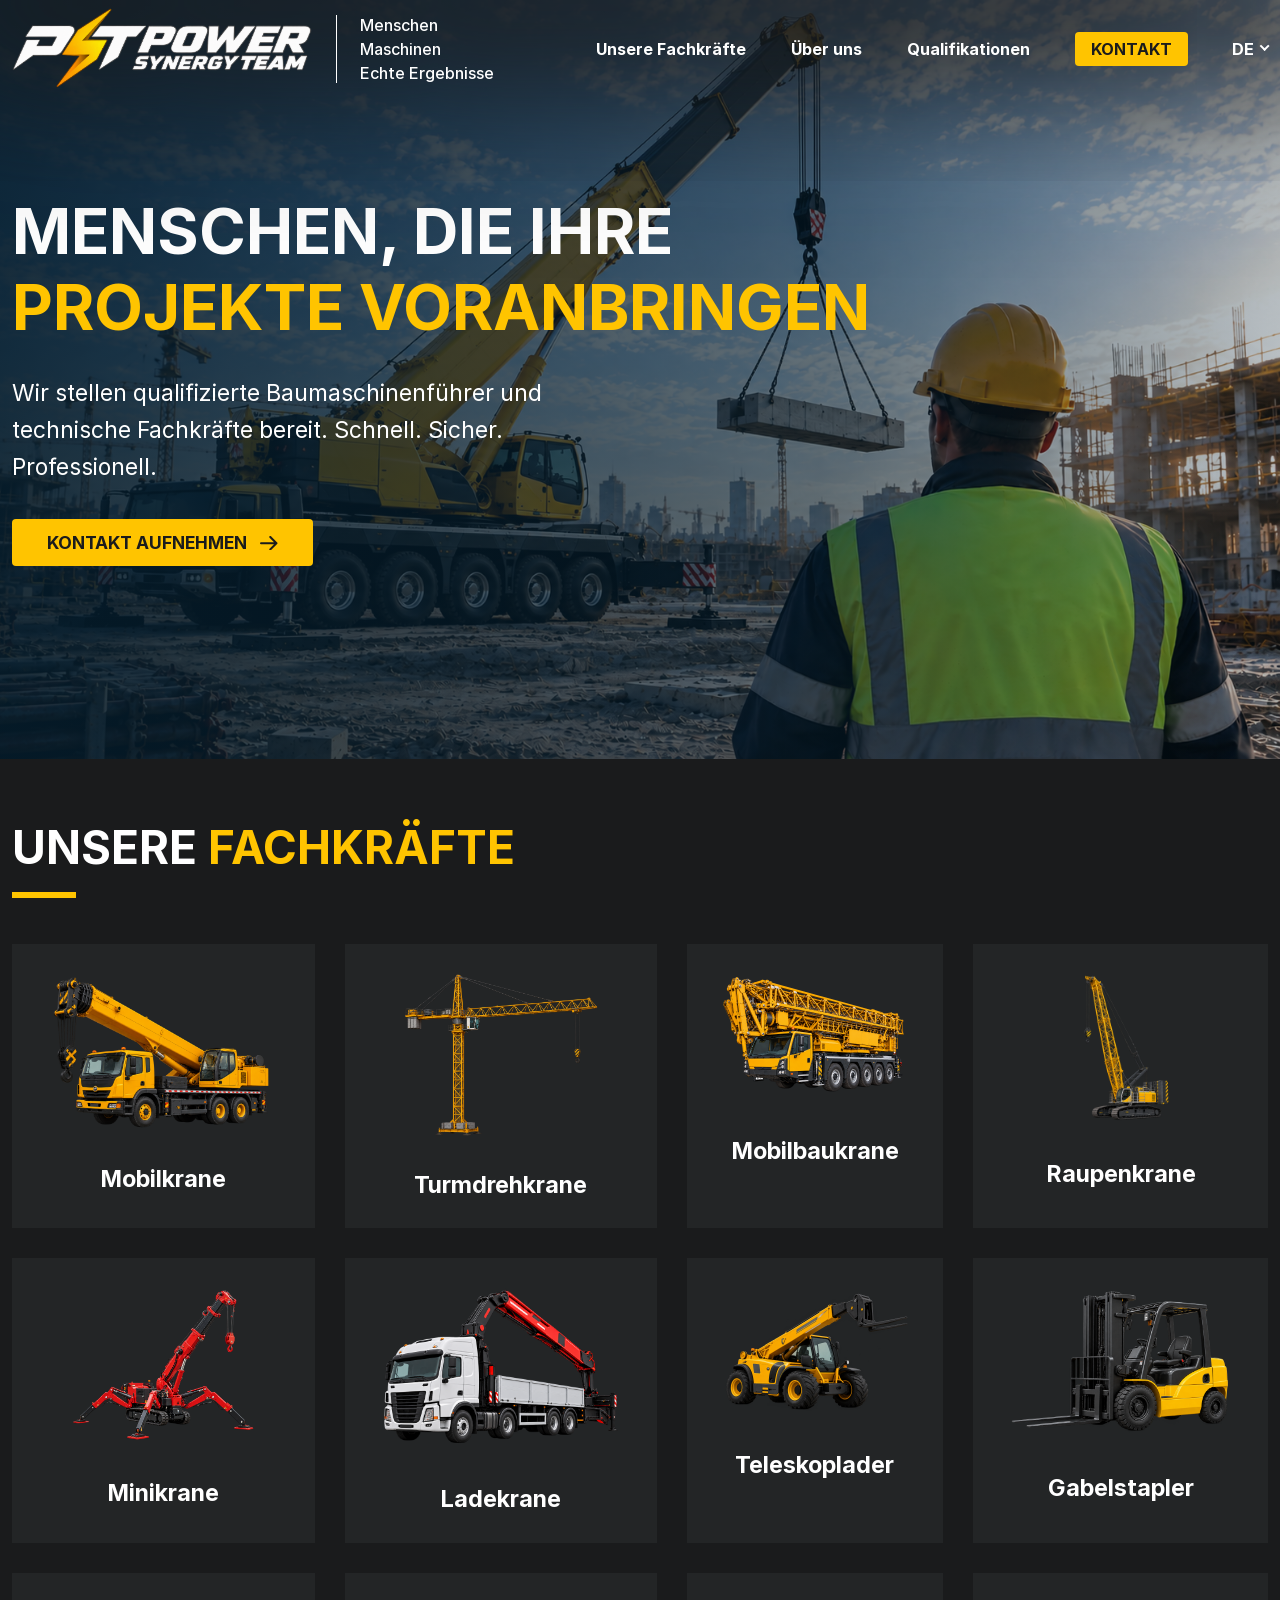
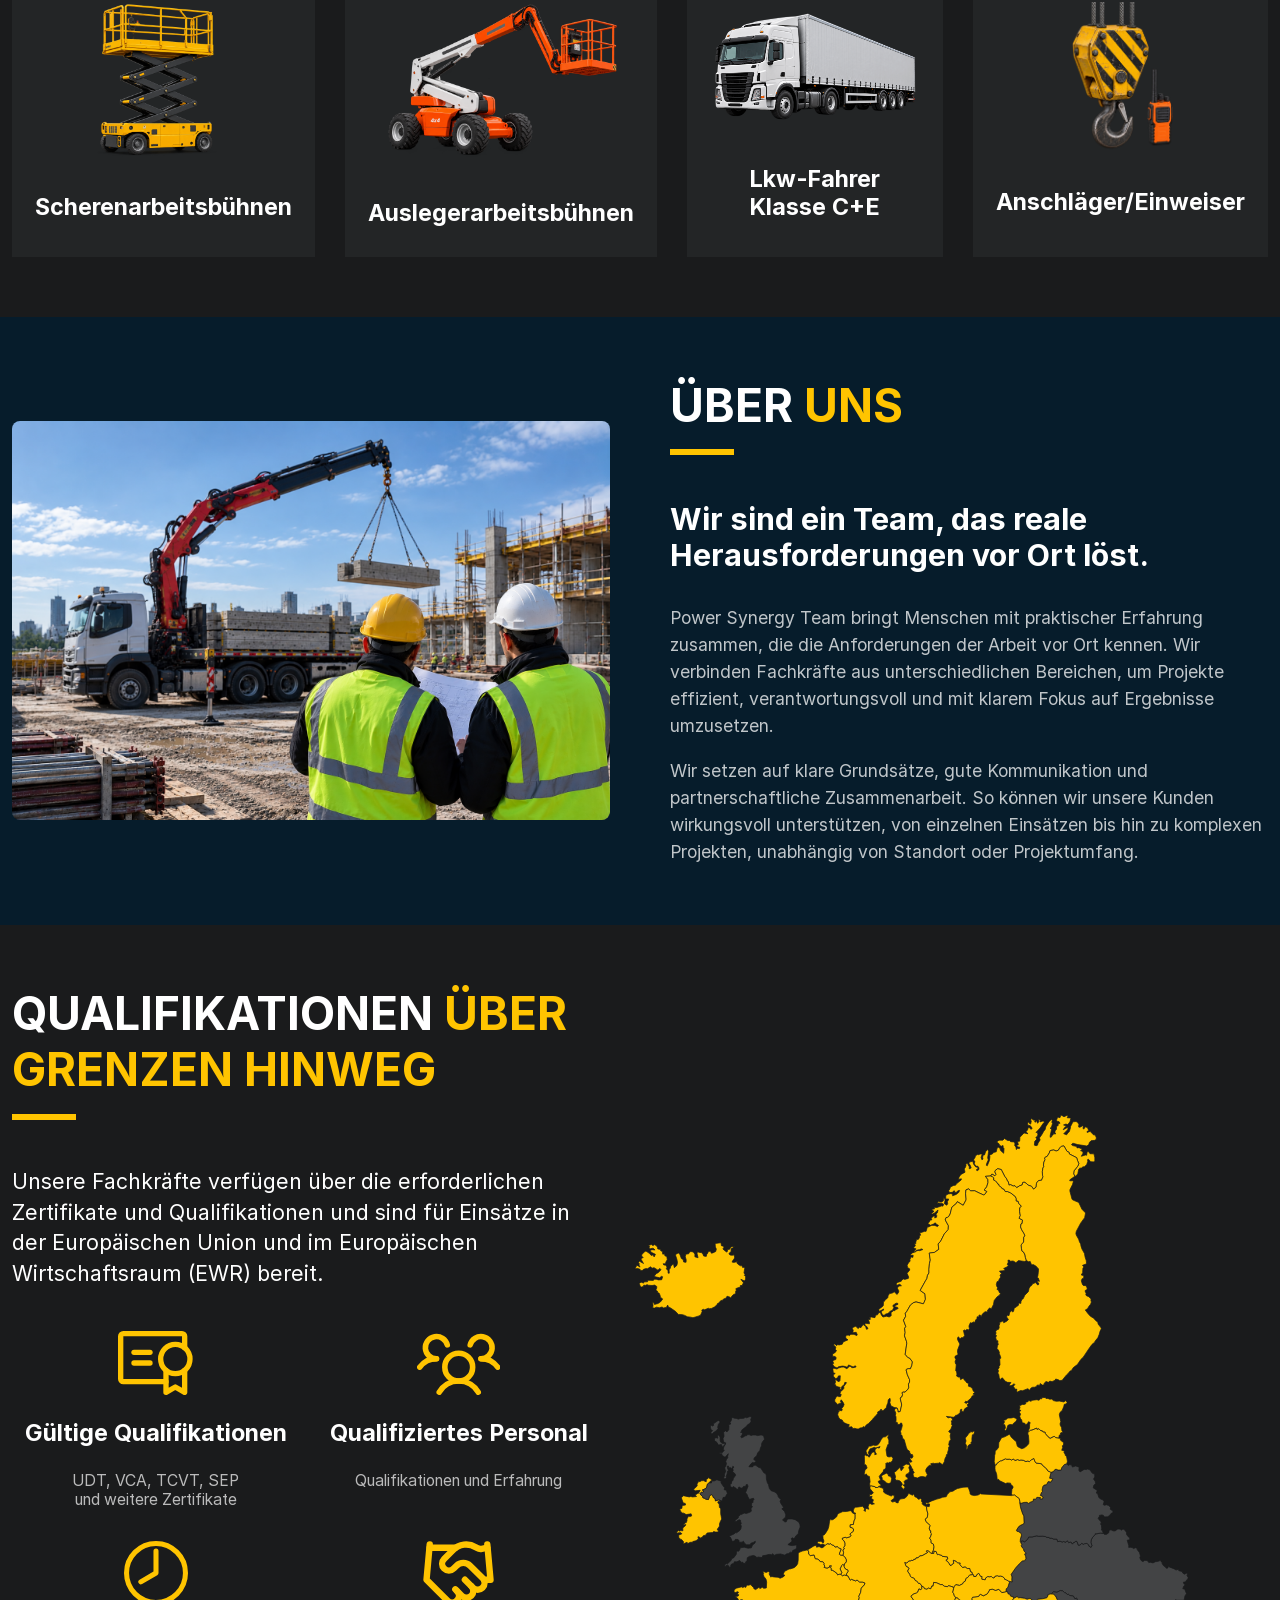
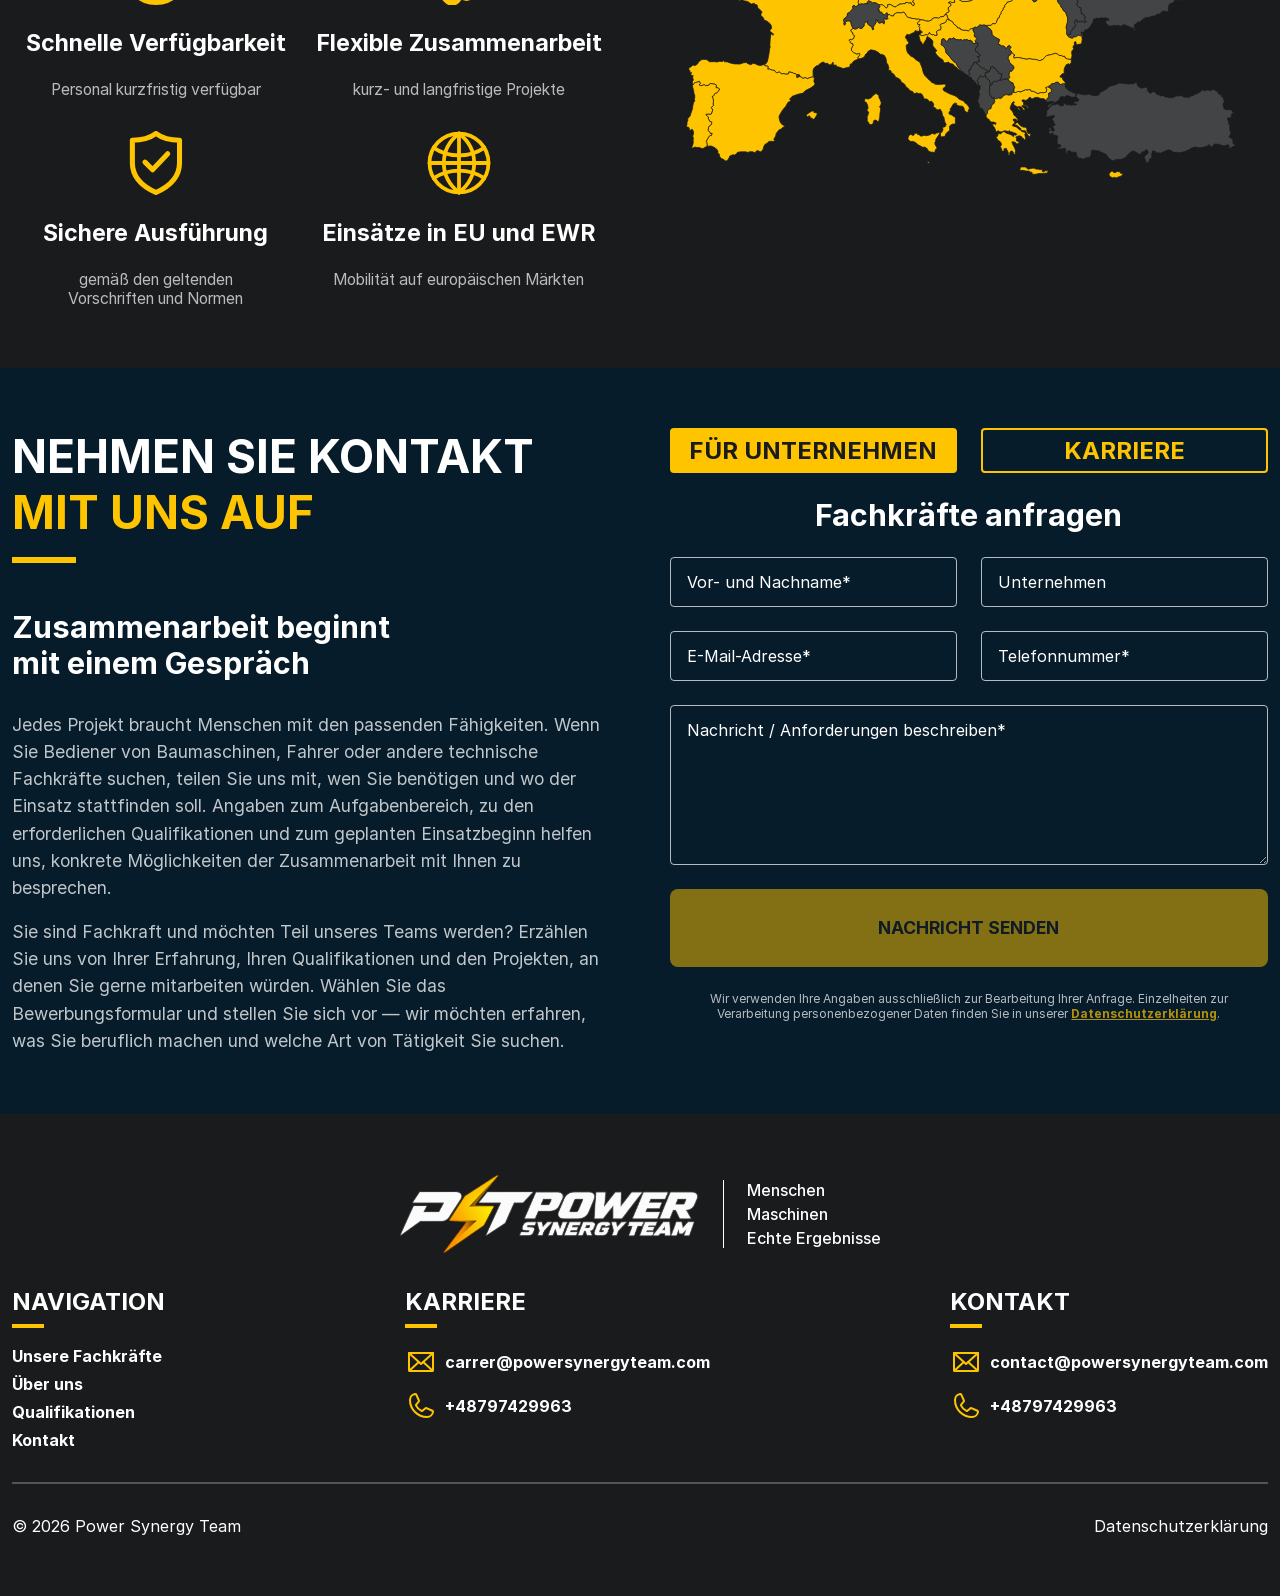
<file: de.html>
<!doctype html>
<html lang="de">
<head>
    <meta charset="UTF-8">
    <meta name="viewport" content="width=device-width, initial-scale=1">

    <title>Power Synergy Team - Qualifizierte Bediener und technische Fachkräfte</title>
    <meta name="description" content="Power Synergy Team stellt qualifizierte Baumaschinenführer und technische Fachkräfte für Projekte in der Europäischen Union und im Europäischen Wirtschaftsraum (EWR) bereit.">
    <meta name="robots" content="noindex, nofollow, noarchive">
    <meta name="author" content="Power Synergy Team">

    <link rel="icon" type="image/png" href="/favicon/favicon-96x96.png" sizes="96x96">
    <link rel="icon" type="image/svg+xml" href="/favicon/favicon.svg">
    <link rel="shortcut icon" href="/favicon/favicon.ico">
    <link rel="apple-touch-icon" sizes="180x180" href="/favicon/apple-touch-icon.png">
    <link rel="manifest" href="/favicon/site.webmanifest">

    <meta name="theme-color" content="#061C2B">

    <link rel="canonical" href="https://powersynergyteam.com/de/">

    <link rel="alternate" hreflang="x-default" href="https://powersynergyteam.com/">
    <link rel="alternate" hreflang="pl" href="https://powersynergyteam.com/">
    <link rel="alternate" hreflang="en" href="https://powersynergyteam.com/en/">
    <link rel="alternate" hreflang="de" href="https://powersynergyteam.com/de/">
    <link rel="alternate" hreflang="nl-NL" href="https://powersynergyteam.com/nl/">
    <link rel="alternate" hreflang="fr" href="https://powersynergyteam.com/fr/">
    <link rel="alternate" hreflang="ru" href="https://powersynergyteam.com/ru/">

    <meta property="og:type" content="website">
    <meta property="og:site_name" content="Power Synergy Team">
    <meta property="og:title" content="Power Synergy Team - Qualifizierte Bediener und technische Fachkräfte">
    <meta property="og:description" content="Qualifizierte Baumaschinenführer und technische Fachkräfte für Projekte in der Europäischen Union und im Europäischen Wirtschaftsraum (EWR).">
    <meta property="og:url" content="https://powersynergyteam.com/de/">
    <meta property="og:locale" content="de_DE">
    <meta property="og:image" content="https://powersynergyteam.com/images/og.jpg">
    <meta property="og:image:secure_url" content="https://powersynergyteam.com/images/og.jpg">
    <meta property="og:image:type" content="image/jpeg">
    <meta property="og:image:width" content="1200">
    <meta property="og:image:height" content="630">
    <meta property="og:image:alt" content="Power Synergy Team - Bediener und technische Fachkräfte">

    <meta name="twitter:card" content="summary_large_image">
    <meta name="twitter:title" content="Power Synergy Team - Qualifizierte Bediener und technische Fachkräfte">
    <meta name="twitter:description" content="Qualifizierte Baumaschinenführer und technische Fachkräfte für Projekte in der Europäischen Union und im Europäischen Wirtschaftsraum (EWR).">
    <meta name="twitter:image" content="https://powersynergyteam.com/images/og.jpg">

    <link rel="stylesheet" href="css/style.css?v=2026092301">

    <script type="application/ld+json">
        {
            "@context": "https://schema.org",
            "@type": "Organization",
            "name": "Power Synergy Team",
            "@id": "https://powersynergyteam.com/#organization",
            "url": "https://powersynergyteam.com/",
            "logo": {
                "@type": "ImageObject",
                "url": "https://powersynergyteam.com/images/logo-data.png",
                "width": 1000,
                "height": 272
            },
            "image": {
                "@type": "ImageObject",
                "url": "https://powersynergyteam.com/images/og.jpg",
                "width": 1200,
                "height": 630
            },
            "email": "contact@powersynergyteam.com",
            "telephone": "+48797429963"
        }
    </script>
</head>
<body>
<header class="header">
    <div class="header__container container">
        <div class="header-logo">
            <img class="header-logo__img img" src="images/logo.png" alt="Power Synergy Team" loading="eager" fetchpriority="high">
            <div class="header-logo__text">
                <span>Menschen</span>
                <span>Maschinen</span>
                <span>Echte Ergebnisse</span>
            </div>
        </div>
        <div class="header__burger" id="header-navigation">
            <ul class="header-menu">
                <li class="header-menu__item">
                    <a href="#specialists">
                        Unsere Fachkräfte
                    </a>
                </li>
                <li class="header-menu__item">
                    <a href="#about">
                        Über uns
                    </a>
                </li>
                <li class="header-menu__item">
                    <a href="#qualifications">
                        Qualifikationen
                    </a>
                </li>
                <li class="header-menu__item header-menu__item--contact">
                    <a href="#contact">
                        Kontakt
                    </a>
                </li>
            </ul>
            <div class="header__language">
                <button class="header__language-active" type="button" aria-expanded="false" aria-controls="language-list" data-language="Sprache: ">DE</button>
                <div class="header__languages" id="language-list" data-back="Zurück">
                    <a href="/" class="header__languages-item" title="Polski" aria-label="Polski">Polski</a>
                    <a href="/de/" class="header__languages-item active" title="Deutsch" aria-label="Deutsch" aria-current="page">Deutsch</a>
                    <a href="/en/" class="header__languages-item" title="English" aria-label="English">English</a>
                    <a href="/nl/" class="header__languages-item" title="Nederlands" aria-label="Nederlands">Nederlands</a>
                    <a href="/fr/" class="header__languages-item" title="Français" aria-label="Français">Français</a>
                    <a href="/ru/" class="header__languages-item" title="Русский" aria-label="Русский">Русский</a>
                </div>
            </div>
        </div>
        <button class="header__burger-btn" type="button" aria-label="Menü" aria-expanded="false" aria-controls="header-navigation">
            <span></span>
            <span></span>
            <span></span>
        </button>
    </div>
</header>

<main class="main">
    <section class="hero">
        <img class="hero__img img" src="images/top.png" alt="" width="1672" height="941" loading="eager" fetchpriority="high">
        <div class="hero__container container">
            <h1 class="hero__header">
                Menschen,
                die Ihre
                <span class="color-accent">Projekte voranbringen</span>
            </h1>
            <p class="hero__description">
                Wir stellen qualifizierte Baumaschinenführer
                und technische Fachkräfte bereit.
                Schnell. Sicher. Professionell.
            </p>
            <a href="#contact" class="hero__btn">
                Kontakt aufnehmen
                <svg viewBox="3 5 17 14" fill="none" xmlns="http://www.w3.org/2000/svg">
                    <path d="M4 12H19M13 18L19 12L13 6" stroke="currentColor" stroke-width="2" stroke-linecap="round" stroke-linejoin="round"/>
                </svg>
            </a>
        </div>
    </section>

    <section class="specialists section-spacing">
        <div class="anchor" id="specialists"></div>
        <div class="specialists__container container">
            <h2 class="section-header">
                Unsere <span class="color-accent">Fachkräfte</span>
            </h2>
            <div class="specialists__grid">
                <div class="specialists__item">
                    <div class="specialists__item-image">
                        <img class="specialists__item-img img" src="images/zuraw-samojezdny.png" alt="Mobilkran" width="1536" height="1024" loading="lazy" fetchpriority="low">
                    </div>
                    <h3 class="specialists__item-header">
                        Mobilkrane
                    </h3>
                </div>

                <div class="specialists__item">
                    <div class="specialists__item-image">
                        <img class="specialists__item-img img" src="images/zuraw-wiezowy.png" alt="Turmdrehkran" width="1374" height="1145" loading="lazy" fetchpriority="low">
                    </div>
                    <h3 class="specialists__item-header">
                        Turmdrehkrane
                    </h3>
                </div>

                <div class="specialists__item">
                    <div class="specialists__item-image">
                        <img class="specialists__item-img img" src="images/zuraw-mobilny.png" alt="Mobilbaukran" width="1374" height="1145" loading="lazy" fetchpriority="low">
                    </div>
                    <h3 class="specialists__item-header">
                        Mobilbaukrane
                    </h3>
                </div>

                <div class="specialists__item">
                    <div class="specialists__item-image">
                        <img class="specialists__item-img img" src="images/zuraw-gasienicowy.png" alt="Raupenkran" width="1024" height="1536" loading="lazy" fetchpriority="low">
                    </div>
                    <h3 class="specialists__item-header">
                        Raupenkrane
                    </h3>
                </div>

                <div class="specialists__item">
                    <div class="specialists__item-image">
                        <img class="specialists__item-img img" src="images/mini-zuraw.png" alt="Minikran" width="1374" height="1145" loading="lazy" fetchpriority="low">
                    </div>
                    <h3 class="specialists__item-header">
                        Minikrane
                    </h3>
                </div>

                <div class="specialists__item">
                    <div class="specialists__item-image">
                        <img class="specialists__item-img img" src="images/hds.png" alt="Ladekran" width="1536" height="1024" loading="lazy" fetchpriority="low">
                    </div>
                    <h3 class="specialists__item-header">
                        Ladekrane
                    </h3>
                </div>

                <div class="specialists__item">
                    <div class="specialists__item-image">
                        <img class="specialists__item-img img" src="images/ladowarka-teleskopowa.png" alt="Teleskoplader" width="1536" height="1024" loading="lazy" fetchpriority="low">
                    </div>
                    <h3 class="specialists__item-header">
                        Teleskoplader
                    </h3>
                </div>

                <div class="specialists__item">
                    <div class="specialists__item-image">
                        <img class="specialists__item-img img" src="images/wozek-widlowy.png" alt="Gabelstapler" width="1536" height="1024" loading="lazy" fetchpriority="low">
                    </div>
                    <h3 class="specialists__item-header">
                        Gabelstapler
                    </h3>
                </div>

                <div class="specialists__item">
                    <div class="specialists__item-image">
                        <img class="specialists__item-img img" src="images/podest-nozycowy.png" alt="Scherenarbeitsbühne" width="1536" height="1024" loading="lazy" fetchpriority="low">
                    </div>
                    <h3 class="specialists__item-header">
                        Scherenarbeitsbühnen
                    </h3>
                </div>

                <div class="specialists__item">
                    <div class="specialists__item-image">
                        <img class="specialists__item-img img" src="images/podnosnik-teleskopowy.png" alt="Auslegerarbeitsbühne" width="1536" height="1024" loading="lazy" fetchpriority="low">
                    </div>
                    <h3 class="specialists__item-header">
                        Auslegerarbeitsbühnen
                    </h3>
                </div>

                <div class="specialists__item">
                    <div class="specialists__item-image">
                        <img class="specialists__item-img img" src="images/c-e.png" alt="Sattelzugmaschine mit Auflieger" width="1665" height="945" loading="lazy" fetchpriority="low">
                    </div>
                    <h3 class="specialists__item-header">
                        Lkw&#8209;Fahrer Klasse C+E
                    </h3>
                </div>

                <div class="specialists__item">
                    <div class="specialists__item-image">
                        <img class="specialists__item-img img" src="images/hak.png" alt="Kranhaken" width="1254" height="1254" loading="lazy" fetchpriority="low">
                    </div>
                    <h3 class="specialists__item-header">
                        Anschläger/Einweiser
                    </h3>
                </div>
            </div>
        </div>
    </section>

    <section class="about bg-dark section-spacing">
        <div class="anchor" id="about"></div>
        <div class="about__container container container--50">
            <div class="about__left">
                <img class="about__img img" src="images/o-nas.png" alt="Über uns" width="1536" height="1024" loading="lazy" fetchpriority="low">
            </div>
            <div class="about__right">
                <h2 class="about__header section-header section-header--white">
                    Über <span class="color-accent">uns</span>
                </h2>
                <h3 class="about__subheader">
                    Wir sind ein Team, das reale
                    Herausforderungen vor Ort löst.
                </h3>
                <div class="about__description">
                    <p>
                        Power Synergy Team bringt Menschen mit praktischer Erfahrung zusammen,
                        die die Anforderungen der Arbeit vor Ort kennen. Wir verbinden Fachkräfte aus unterschiedlichen
                        Bereichen, um Projekte effizient, verantwortungsvoll
                        und mit klarem Fokus auf Ergebnisse umzusetzen.
                    </p>
                    <p>
                        Wir setzen auf klare Grundsätze, gute Kommunikation und partnerschaftliche Zusammenarbeit.
                        So können wir unsere Kunden wirkungsvoll unterstützen, von einzelnen Einsätzen bis hin zu komplexen Projekten,
                        unabhängig von Standort oder Projektumfang.
                    </p>
                </div>
            </div>
        </div>
    </section>

    <section class="qualifications section-spacing">
        <div class="anchor" id="qualifications"></div>
        <div class="qualifications__container container">
            <div class="qualifications__left">
                <h2 class="qualifications__header section-header">
                    Qualifikationen <span class="color-accent">über Grenzen hinweg</span>
                </h2>

                <div class="qualifications__description">
                    Unsere Fachkräfte verfügen über die erforderlichen Zertifikate und Qualifikationen
                    und sind für Einsätze in der Europäischen Union
                    und im Europäischen Wirtschaftsraum (EWR) bereit.
                </div>

                <div class="qualifications__grid">
                    <div class="qualifications__item">
                        <svg xmlns="http://www.w3.org/2000/svg" viewBox="24 40 224 192">
                            <line x1="72" y1="136" x2="120" y2="136" fill="none" stroke="currentColor" stroke-linecap="round" stroke-linejoin="round" stroke-width="16"/>
                            <line x1="72" y1="104" x2="120" y2="104" fill="none" stroke="currentColor" stroke-linecap="round" stroke-linejoin="round" stroke-width="16"/>
                            <circle cx="196" cy="124" r="44" fill="none" stroke="currentColor" stroke-linecap="round" stroke-linejoin="round" stroke-width="16"/>
                            <path d="M168,192H40a8,8,0,0,1-8-8V56a8,8,0,0,1,8-8H216a8,8,0,0,1,8,8V90.06" fill="none" stroke="currentColor" stroke-linecap="round" stroke-linejoin="round" stroke-width="16"/>
                            <polyline points="168 157.94 168 224 196 208 224 224 224 157.94" fill="none" stroke="currentColor" stroke-linecap="round" stroke-linejoin="round" stroke-width="16"/>
                        </svg>
                        <div class="qualifications__item-title">Gültige Qualifikationen</div>
                        <div class="qualifications__item-description">UDT, VCA, TCVT, SEP und weitere Zertifikate</div>
                    </div>

                    <div class="qualifications__item">
                        <svg xmlns="http://www.w3.org/2000/svg" viewBox="8 40 240 184">
                            <path d="M192,120a59.91,59.91,0,0,1,48,24" fill="none" stroke="currentColor" stroke-linecap="round" stroke-linejoin="round" stroke-width="16"/>
                            <path d="M16,144a59.91,59.91,0,0,1,48-24" fill="none" stroke="currentColor" stroke-linecap="round" stroke-linejoin="round" stroke-width="16"/>
                            <circle cx="128" cy="144" r="40" fill="none" stroke="currentColor" stroke-linecap="round" stroke-linejoin="round" stroke-width="16"/>
                            <path d="M72,216a65,65,0,0,1,112,0" fill="none" stroke="currentColor" stroke-linecap="round" stroke-linejoin="round" stroke-width="16"/>
                            <path d="M161,80a32,32,0,1,1,31,40" fill="none" stroke="currentColor" stroke-linecap="round" stroke-linejoin="round" stroke-width="16"/>
                            <path d="M64,120A32,32,0,1,1,95,80" fill="none" stroke="currentColor" stroke-linecap="round" stroke-linejoin="round" stroke-width="16"/>
                        </svg>
                        <div class="qualifications__item-title">Qualifiziertes Personal</div>
                        <div class="qualifications__item-description">Qualifikationen und Erfahrung</div>
                    </div>

                    <div class="qualifications__item">
                        <svg xmlns="http://www.w3.org/2000/svg" viewBox="0 0 76 76" fill="none">
                            <circle cx="38" cy="38" r="35" stroke="currentColor" stroke-width="6"/>
                            <path d="M38 12V38L20 48.5" stroke="currentColor" stroke-width="6" stroke-linecap="round" stroke-linejoin="round"/>
                        </svg>
                        <div class="qualifications__item-title">Schnelle Verfügbarkeit</div>
                        <div class="qualifications__item-description">Personal kurzfristig verfügbar</div>
                    </div>

                    <div class="qualifications__item">
                        <svg xmlns="http://www.w3.org/2000/svg" viewBox="0.9 1.9 22.2 20" fill="none" stroke="currentColor" stroke-width="2" stroke-linecap="round" stroke-linejoin="round">
                            <path d="m11 17 2 2a1 1 0 1 0 3-3"/>
                            <path d="m14 14 2.5 2.5a1 1 0 1 0 3-3l-3.88-3.88a3 3 0 0 0-4.24 0l-.88.88a1 1 0 1 1-3-3l2.81-2.81a5.79 5.79 0 0 1 7.06-.87l.47.28a2 2 0 0 0 1.42.25L21 4"/>
                            <path d="m21 3 1 11h-2"/>
                            <path d="M3 3 2 14l6.5 6.5a1 1 0 1 0 3-3"/>
                            <path d="M3 4h8"/>
                        </svg>
                        <div class="qualifications__item-title">Flexible Zusammenarbeit</div>
                        <div class="qualifications__item-description">kurz- und langfristige Projekte</div>
                    </div>

                    <div class="qualifications__item">
                        <svg xmlns="http://www.w3.org/2000/svg" viewBox="0 0 64 76" fill="none">
                            <path d="M32 3C24 9 15 11 4 11V38C4 54 14 65 32 73C50 65 60 54 60 38V11C49 11 40 9 32 3Z" stroke="currentColor" stroke-width="6" stroke-linecap="round" stroke-linejoin="round"/>
                            <path d="M19 37L28 46L46 27" stroke="currentColor" stroke-width="6" stroke-linecap="round" stroke-linejoin="round"/>
                        </svg>
                        <div class="qualifications__item-title">Sichere Ausführung</div>
                        <div class="qualifications__item-description">gemäß den geltenden Vorschriften und Normen</div>
                    </div>

                    <div class="qualifications__item">
                        <svg xmlns="http://www.w3.org/2000/svg" viewBox="0 0 76 76" fill="none">
                            <circle cx="38" cy="38" r="35" stroke="currentColor" stroke-width="4.5"/>
                            <path d="M38 3C25 13 20 25 20 38S25 63 38 73" stroke="currentColor" stroke-width="4.5" stroke-linecap="round"/>
                            <path d="M38 3C51 13 56 25 56 38S51 63 38 73" stroke="currentColor" stroke-width="4.5" stroke-linecap="round"/>
                            <path d="M8 20C17 26 27 29 38 29S59 26 68 20" stroke="currentColor" stroke-width="4.5" stroke-linecap="round"/>
                            <path d="M8 56C17 50 27 47 38 47S59 50 68 56" stroke="currentColor" stroke-width="4.5" stroke-linecap="round"/>
                            <path d="M38 3V73" stroke="currentColor" stroke-width="4.5" stroke-linecap="round"/>
                            <path d="M3 38H73" stroke="currentColor" stroke-width="4.5" stroke-linecap="round"/>
                        </svg>
                        <div class="qualifications__item-title">Einsätze in EU und EWR</div>
                        <div class="qualifications__item-description">Mobilität auf europäischen Märkten</div>
                    </div>
                </div>
            </div>

            <div class="qualifications__right">
                <picture>
                    <source srcset="images/europe-dark.svg" width="702" height="665" media="(max-width: 1199px)">
                    <img class="qualifications__img" src="images/europe-yellow.svg" alt="" width="702" height="665" loading="lazy" fetchpriority="low">
                </picture>
            </div>
        </div>
    </section>

    <section class="contact bg-dark section-spacing">
        <div class="anchor" id="contact"></div>
        <div class="contact__container container container--50">
            <div class="contact__left">
                <h2 class="contact__header section-header">
                    Nehmen Sie Kontakt <span class="color-accent">mit uns auf</span>
                </h2>

                <h3 class="about__subheader">
                    Zusammenarbeit beginnt mit einem Gespräch
                </h3>
                <div class="about__description">
                    <p>
                        Jedes Projekt braucht Menschen mit den passenden Fähigkeiten. Wenn Sie Bediener von Baumaschinen, Fahrer oder andere technische Fachkräfte suchen, teilen Sie uns mit, wen Sie benötigen und wo der Einsatz stattfinden soll. Angaben zum Aufgabenbereich, zu den erforderlichen Qualifikationen und zum geplanten Einsatzbeginn helfen uns, konkrete Möglichkeiten der Zusammenarbeit mit Ihnen zu besprechen.
                    </p>
                    <p>
                        Sie sind Fachkraft und möchten Teil unseres Teams werden? Erzählen Sie uns von Ihrer Erfahrung, Ihren Qualifikationen und den Projekten, an denen Sie gerne mitarbeiten würden. Wählen Sie das Bewerbungsformular und stellen Sie sich vor — wir möchten erfahren, was Sie beruflich machen und welche Art von Tätigkeit Sie suchen.
                    </p>
                </div>
            </div>

            <div class="contact__right">
                <div class="contact__switch" role="tablist" aria-label="Formulartyp">
                    <button class="contact__switch-btn active" id="contact-form-firms-tab" type="button" role="tab" aria-selected="true" aria-controls="contact-form-firms" data-contact-form-target="contact-form-firms">
                        Für Unternehmen
                    </button>
                    <button class="contact__switch-btn" id="contact-form-career-tab" type="button" role="tab" aria-selected="false" aria-controls="contact-form-career" data-contact-form-target="contact-form-career">
                        Karriere
                    </button>
                </div>
                <form class="contact__form contact__form--disabled" id="contact-form-firms" data-contact-form-panel="firms" aria-labelledby="contact-form-firms-tab"
                      data-phone-error="Geben Sie eine gültige Telefonnummer ein."
                      data-sending-label="Wird gesendet..."
                      data-success-label="Nachricht gesendet"
                      data-retry-label="Erneut versuchen">
                    <h3 class="contact__subheader">
                        Fachkräfte anfragen
                    </h3>
                    <label class="form-label" for="name">Vor- und Nachname*</label>
                    <input id="name" type="text" name="q8_imieI" placeholder="Vor- und Nachname*" required>

                    <label class="form-label" for="firm">Unternehmen</label>
                    <input id="firm" type="text" name="q3_q3_textbox1" placeholder="Unternehmen">

                    <label class="form-label" for="email">E-Mail-Adresse*</label>
                    <input id="email" type="email" name="q4_q4_email2" placeholder="E-Mail-Adresse*" required>

                    <label class="form-label" for="phone">Telefonnummer*</label>
                    <input id="phone" type="tel" name="q5_q5_phone3[full]" autocomplete="tel" placeholder="Telefonnummer*" required>

                    <label class="form-label" for="message">Nachricht / Anforderungen beschreiben*</label>
                    <textarea id="message" name="q6_q6_textarea4" placeholder="Nachricht / Anforderungen beschreiben*" required></textarea>

                    <input type="hidden" name="formID" value="262635650041047">
                    <input type="hidden" name="q10_wersjaJezykowa" value="DE">

                    <div class="contact__form-actions contact__form-actions--disabled">
                        <div class="contact__captcha"
                             id="recaptcha_input_9"
                             hidden
                             data-lazy-recaptcha
                             data-sitekey="6LdU3CgUAAAAAB0nnFM3M3T0sy707slYYU51RroJ"></div>
                        <input type="hidden" id="input_9" name="recaptcha_visible" required>
                        <button class="contact__form-submit" type="submit" aria-live="polite" aria-disabled="true" disabled>Nachricht senden</button>
                    </div>
                </form>
                <form class="contact__form contact__form--disabled" id="contact-form-career" data-contact-form-panel="career" aria-labelledby="contact-form-career-tab" hidden
                      data-phone-error="Geben Sie eine gültige Telefonnummer ein."
                      data-specialization-error="Wählen Sie mindestens eine Spezialisierung aus."
                      data-sending-label="Wird gesendet..."
                      data-success-label="Nachricht gesendet"
                      data-retry-label="Erneut versuchen">
                    <h3 class="contact__subheader">
                        Werden Sie Teil unseres Teams
                    </h3>
                    <label class="form-label" for="career-name">Vor- und Nachname*</label>
                    <input id="career-name" type="text" name="q2_q2_textbox0" placeholder="Vor- und Nachname*" required>

                    <div class="contact-multiselect" data-multiselect>
                        <button class="contact-multiselect__toggle" type="button" aria-expanded="false" aria-controls="career-specializations">
                            <span data-multiselect-label>Spezialisierungen*</span>
                        </button>
                        <div class="contact-multiselect__options" id="career-specializations" hidden>
                            <label class="contact-multiselect__option" for="career-specialization-0">
                                <input id="career-specialization-0" type="checkbox" name="q3_q3_checkbox1[]" value="Żurawie samojezdne">
                                <span>Mobilkrane</span>
                            </label>
                            <label class="contact-multiselect__option" for="career-specialization-1">
                                <input id="career-specialization-1" type="checkbox" name="q3_q3_checkbox1[]" value="Żurawie wieżowe">
                                <span>Turmdrehkrane</span>
                            </label>
                            <label class="contact-multiselect__option" for="career-specialization-2">
                                <input id="career-specialization-2" type="checkbox" name="q3_q3_checkbox1[]" value="Mobilne żurawie wieżowe">
                                <span>Mobilbaukrane</span>
                            </label>
                            <label class="contact-multiselect__option" for="career-specialization-3">
                                <input id="career-specialization-3" type="checkbox" name="q3_q3_checkbox1[]" value="Żurawie gąsienicowe">
                                <span>Raupenkrane</span>
                            </label>
                            <label class="contact-multiselect__option" for="career-specialization-4">
                                <input id="career-specialization-4" type="checkbox" name="q3_q3_checkbox1[]" value="Miniżurawie">
                                <span>Minikrane</span>
                            </label>
                            <label class="contact-multiselect__option" for="career-specialization-5">
                                <input id="career-specialization-5" type="checkbox" name="q3_q3_checkbox1[]" value="HDS">
                                <span>Ladekrane</span>
                            </label>
                            <label class="contact-multiselect__option" for="career-specialization-6">
                                <input id="career-specialization-6" type="checkbox" name="q3_q3_checkbox1[]" value="Ładowarki teleskopowe">
                                <span>Teleskoplader</span>
                            </label>
                            <label class="contact-multiselect__option" for="career-specialization-7">
                                <input id="career-specialization-7" type="checkbox" name="q3_q3_checkbox1[]" value="Wózki widłowe">
                                <span>Gabelstapler</span>
                            </label>
                            <label class="contact-multiselect__option" for="career-specialization-8">
                                <input id="career-specialization-8" type="checkbox" name="q3_q3_checkbox1[]" value="Podesty nożycowe">
                                <span>Scherenarbeitsbühnen</span>
                            </label>
                            <label class="contact-multiselect__option" for="career-specialization-9">
                                <input id="career-specialization-9" type="checkbox" name="q3_q3_checkbox1[]" value="Podnośniki koszowe">
                                <span>Auslegerarbeitsbühnen</span>
                            </label>
                            <label class="contact-multiselect__option" for="career-specialization-10">
                                <input id="career-specialization-10" type="checkbox" name="q3_q3_checkbox1[]" value="Kierowcy C+E">
                                <span>Lkw&#8209;Fahrer Klasse C+E</span>
                            </label>
                            <label class="contact-multiselect__option" for="career-specialization-11">
                                <input id="career-specialization-11" type="checkbox" name="q3_q3_checkbox1[]" value="Hakowi">
                                <span>Anschläger/Einweiser</span>
                            </label>
                        </div>
                    </div>

                    <label class="form-label" for="career-email">E-Mail-Adresse*</label>
                    <input id="career-email" type="email" name="q4_q4_email2" placeholder="E-Mail-Adresse*" required>

                    <label class="form-label" for="career-phone">Telefonnummer*</label>
                    <input id="career-phone" type="tel" name="q5_q5_phone3[full]" autocomplete="tel" placeholder="Telefonnummer*" required>

                    <label class="form-label" for="career-message">Nachricht / beschreiben Sie Ihre Erfahrung*</label>
                    <textarea id="career-message" name="q6_q6_textarea4" placeholder="Nachricht / beschreiben Sie Ihre Erfahrung*" required></textarea>

                    <input type="hidden" name="formID" value="262655946249067">
                    <input type="hidden" name="q8_q8_textbox6" value="DE">

                    <div class="contact__form-actions contact__form-actions--disabled">
                        <div class="contact__captcha"
                             id="career-recaptcha_input_7"
                             hidden
                             data-lazy-recaptcha
                             data-sitekey="6LdU3CgUAAAAAB0nnFM3M3T0sy707slYYU51RroJ"></div>
                        <input type="hidden" id="career-input_7" name="recaptcha_visible" required>
                        <button class="contact__form-submit" type="submit" aria-live="polite" aria-disabled="true" disabled>Nachricht senden</button>
                    </div>
                </form>
                <div class="contact__form-description">
                    Wir verwenden Ihre Angaben ausschließlich zur Bearbeitung Ihrer Anfrage. Einzelheiten zur Verarbeitung personenbezogener Daten finden Sie in unserer <a href="/datenschutz">Datenschutzerklärung</a>.
                </div>
            </div>
        </div>
    </section>
</main>

<footer class="footer section-spacing">
    <div class="footer__container container">
        <div class="footer__main">
            <div class="footer-logo">
                <img class="footer-logo__img img" src="images/logo.png" alt="Power Synergy Team" loading="eager" fetchpriority="high">
                <div class="footer-logo__text">
                    <span>Menschen</span>
                    <span>Maschinen</span>
                    <span>Echte Ergebnisse</span>
                </div>
            </div>

            <div class="footer__nav">
                <h3 class="footer__header">
                    Navigation
                </h3>
                <nav class="footer__nav-list" aria-label="Navigation">
                    <a href="#specialists">Unsere Fachkräfte</a>
                    <a href="#about">Über uns</a>
                    <a href="#qualifications">Qualifikationen</a>
                    <a href="#contact">Kontakt</a>
                </nav>
            </div>

            <div class="footer__contact">
                <h3 class="footer__header">
                    Karriere
                </h3>
                <a class="footer__contact-item" href="mailto:carrer@powersynergyteam.com">
                    <svg xmlns="http://www.w3.org/2000/svg" viewBox="0 0 256 256"><rect width="256" height="256" fill="none"/><polyline points="224 56 128 144 32 56" fill="none" stroke="currentColor" stroke-linecap="round" stroke-linejoin="round" stroke-width="16"/><path d="M32,56H224a0,0,0,0,1,0,0V192a8,8,0,0,1-8,8H40a8,8,0,0,1-8-8V56A0,0,0,0,1,32,56Z" fill="none" stroke="currentColor" stroke-linecap="round" stroke-linejoin="round" stroke-width="16"/><line x1="110.55" y1="128" x2="34.47" y2="197.74" fill="none" stroke="currentColor" stroke-linecap="round" stroke-linejoin="round" stroke-width="16"/><line x1="221.53" y1="197.74" x2="145.45" y2="128" fill="none" stroke="currentColor" stroke-linecap="round" stroke-linejoin="round" stroke-width="16"/></svg>
                    carrer@powersynergyteam.com
                </a>
                <a class="footer__contact-item" href="tel:+48797429963">
                    <svg xmlns="http://www.w3.org/2000/svg" viewBox="0 0 256 256"><rect width="256" height="256" fill="none"/><path d="M164.39,145.34a8,8,0,0,1,7.59-.69l47.16,21.13a8,8,0,0,1,4.8,8.3A48.33,48.33,0,0,1,176,216,136,136,0,0,1,40,80,48.33,48.33,0,0,1,81.92,32.06a8,8,0,0,1,8.3,4.8l21.13,47.2a8,8,0,0,1-.66,7.53L89.32,117a7.93,7.93,0,0,0-.54,7.81c8.27,16.93,25.77,34.22,42.75,42.41a7.92,7.92,0,0,0,7.83-.59Z" fill="none" stroke="currentColor" stroke-linecap="round" stroke-linejoin="round" stroke-width="16"/></svg>
                    +48797429963
                </a>
            </div>

            <div class="footer__contact">
                <h3 class="footer__header">
                    Kontakt
                </h3>
                <a class="footer__contact-item" href="mailto:contact@powersynergyteam.com">
                    <svg xmlns="http://www.w3.org/2000/svg" viewBox="0 0 256 256"><rect width="256" height="256" fill="none"/><polyline points="224 56 128 144 32 56" fill="none" stroke="currentColor" stroke-linecap="round" stroke-linejoin="round" stroke-width="16"/><path d="M32,56H224a0,0,0,0,1,0,0V192a8,8,0,0,1-8,8H40a8,8,0,0,1-8-8V56A0,0,0,0,1,32,56Z" fill="none" stroke="currentColor" stroke-linecap="round" stroke-linejoin="round" stroke-width="16"/><line x1="110.55" y1="128" x2="34.47" y2="197.74" fill="none" stroke="currentColor" stroke-linecap="round" stroke-linejoin="round" stroke-width="16"/><line x1="221.53" y1="197.74" x2="145.45" y2="128" fill="none" stroke="currentColor" stroke-linecap="round" stroke-linejoin="round" stroke-width="16"/></svg>
                    contact@powersynergyteam.com
                </a>
                <a class="footer__contact-item" href="tel:+48797429963">
                    <svg xmlns="http://www.w3.org/2000/svg" viewBox="0 0 256 256"><rect width="256" height="256" fill="none"/><path d="M164.39,145.34a8,8,0,0,1,7.59-.69l47.16,21.13a8,8,0,0,1,4.8,8.3A48.33,48.33,0,0,1,176,216,136,136,0,0,1,40,80,48.33,48.33,0,0,1,81.92,32.06a8,8,0,0,1,8.3,4.8l21.13,47.2a8,8,0,0,1-.66,7.53L89.32,117a7.93,7.93,0,0,0-.54,7.81c8.27,16.93,25.77,34.22,42.75,42.41a7.92,7.92,0,0,0,7.83-.59Z" fill="none" stroke="currentColor" stroke-linecap="round" stroke-linejoin="round" stroke-width="16"/></svg>
                    +48797429963
                </a>
            </div>
        </div>

        <div class="footer__bottom">
            <span>© 2026 Power Synergy Team</span>
            <a href="/datenschutz">Datenschutzerklärung</a>
        </div>
    </div>
</footer>

<script src="js/app.min.js?v=2026092301"></script>
</body>
</html>
</file>
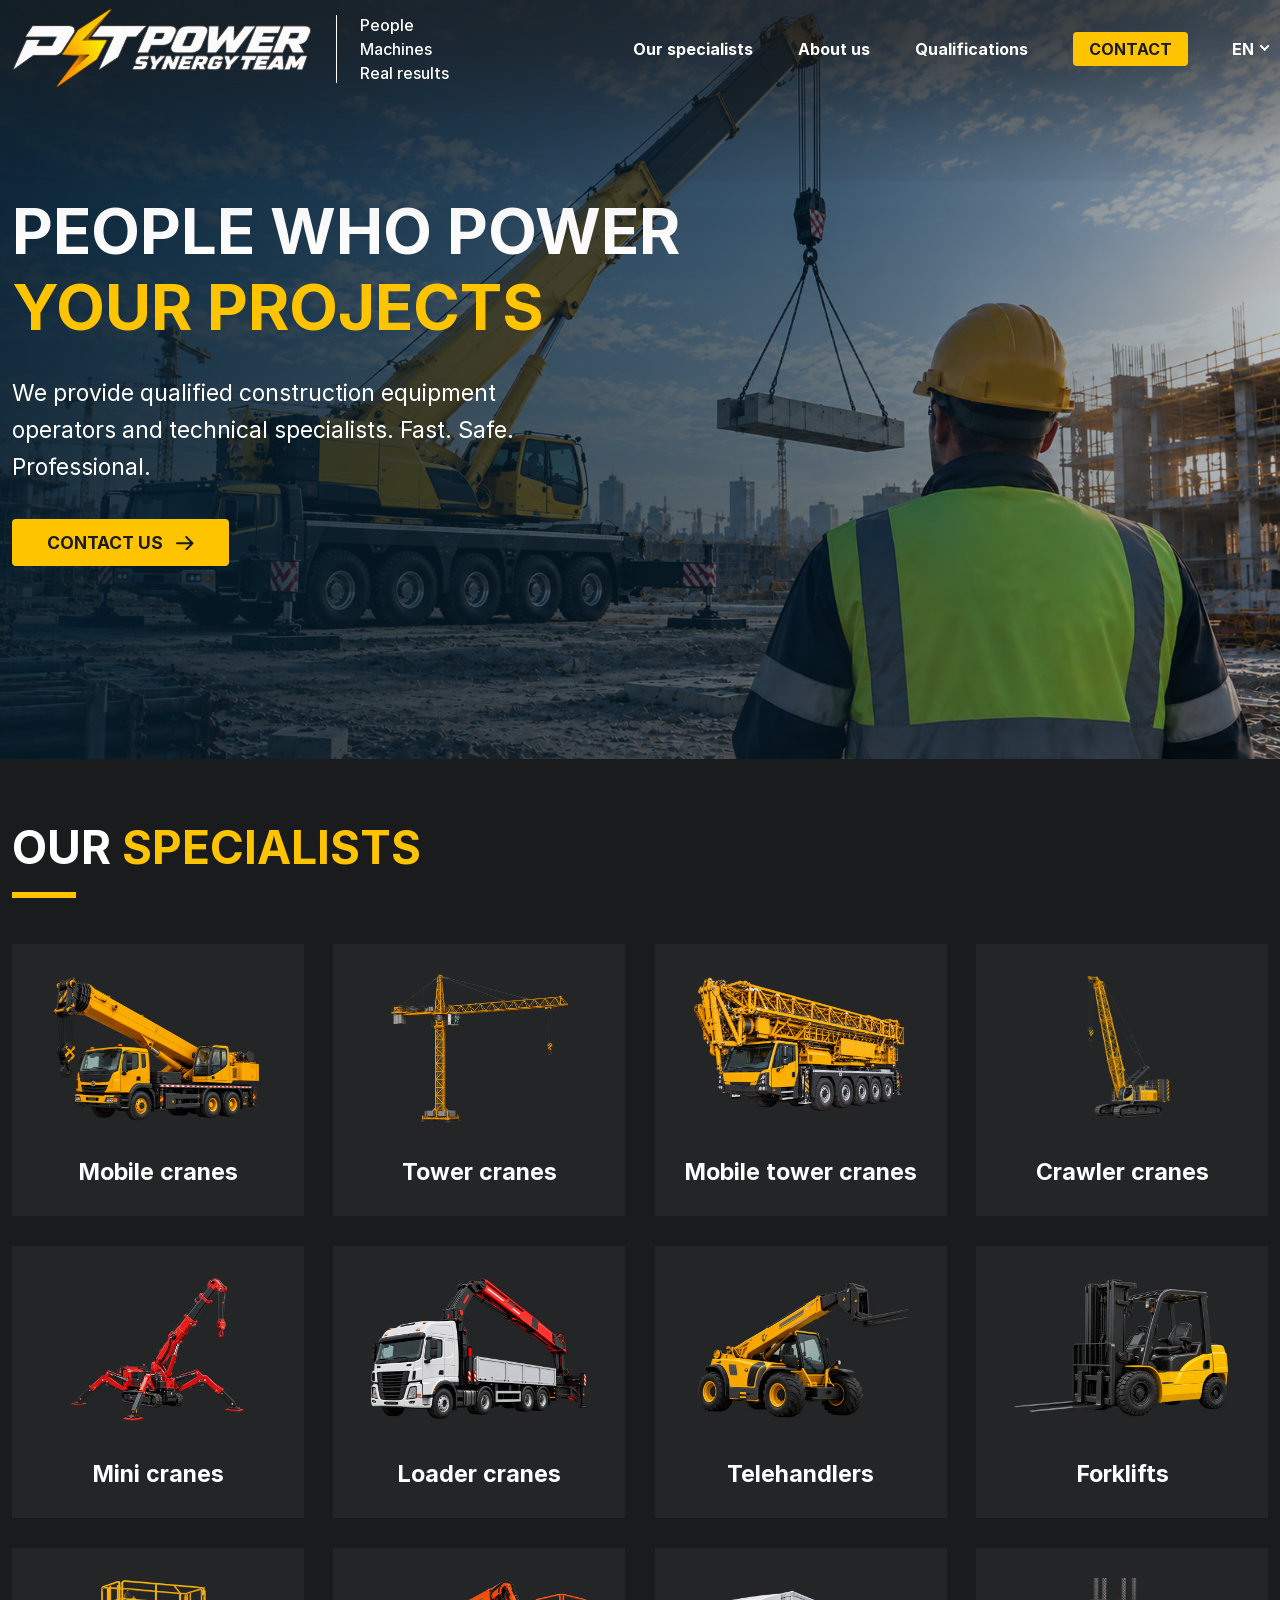
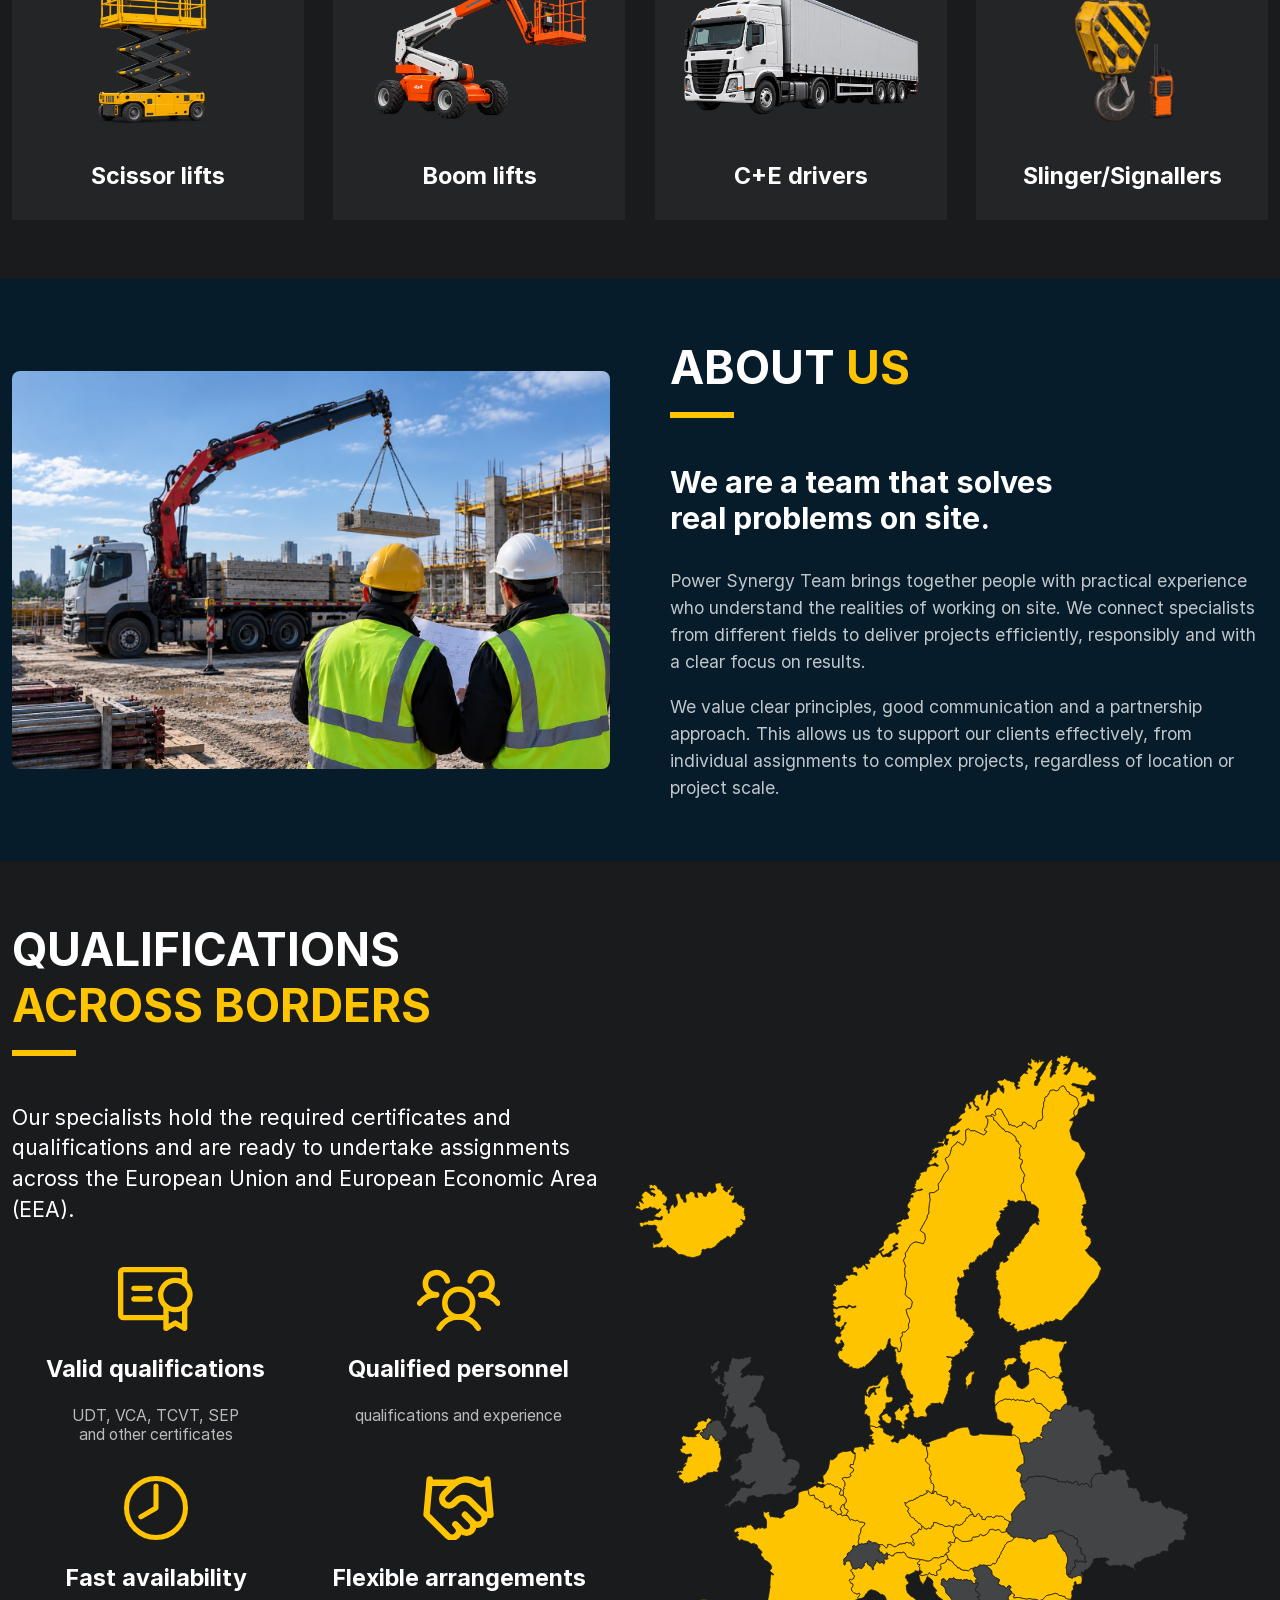
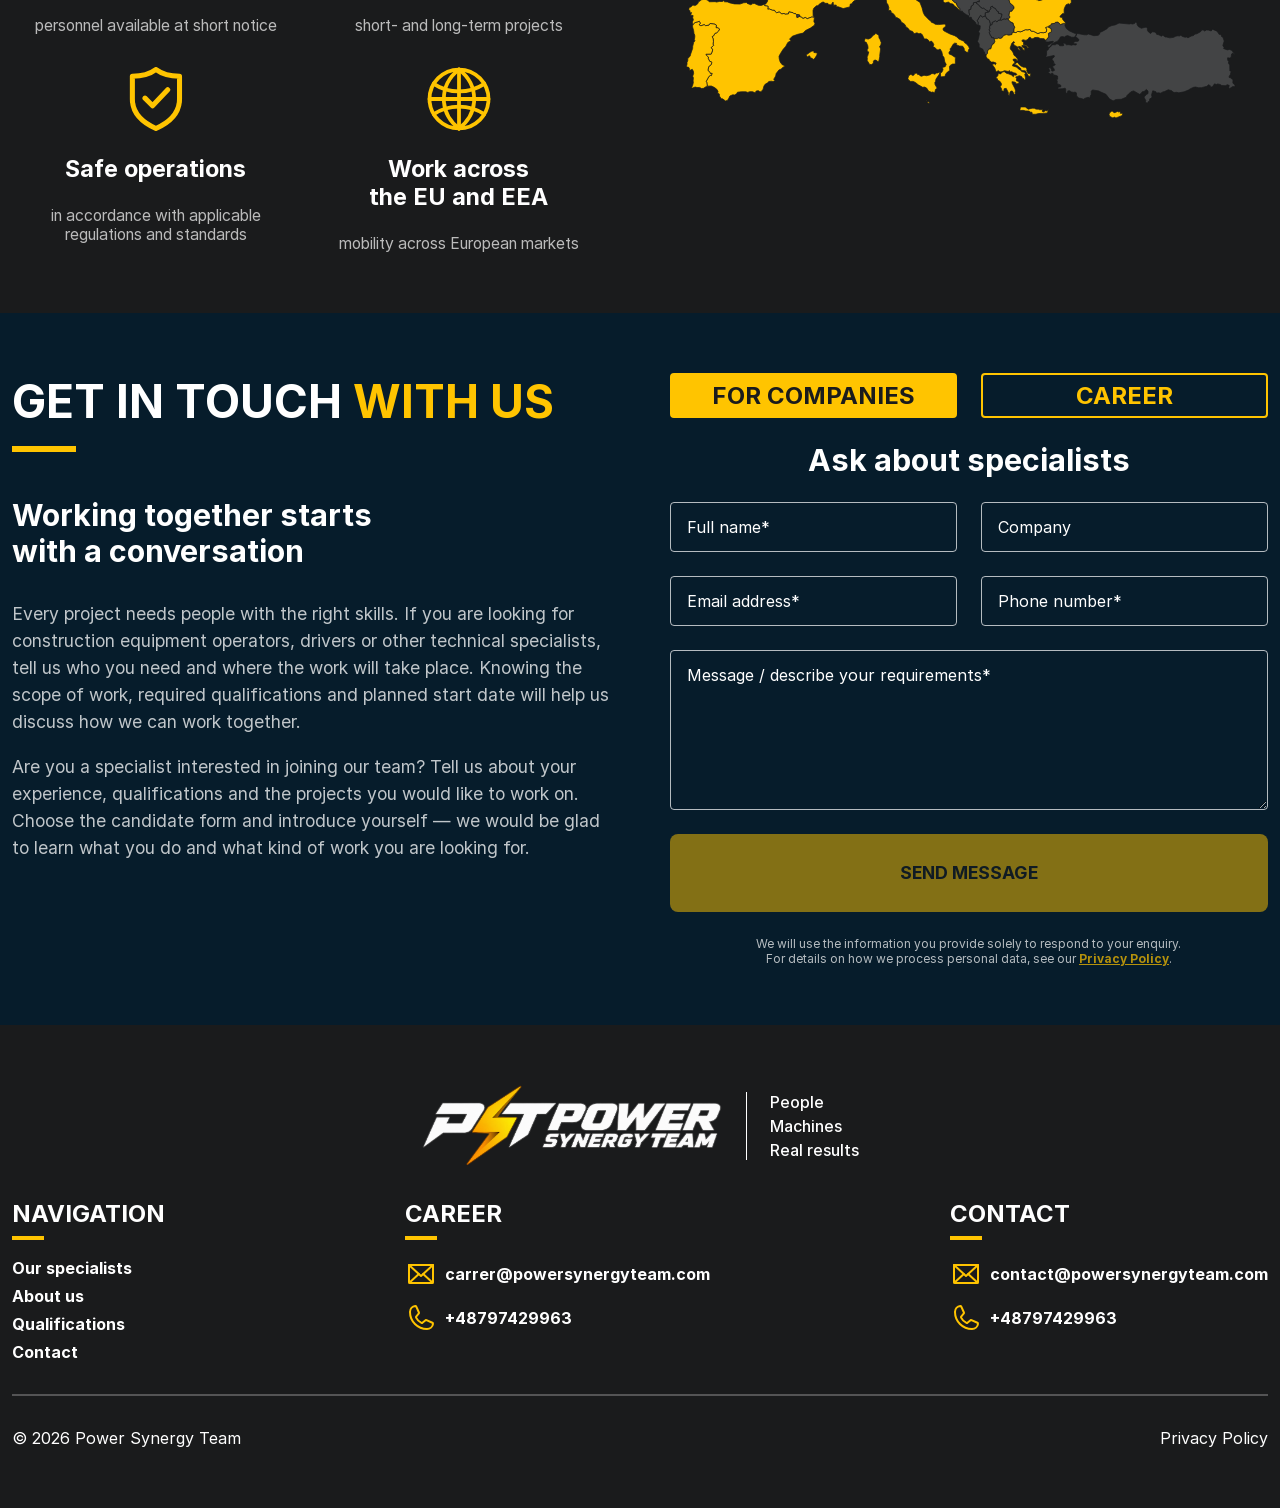
<file: en.html>
<!doctype html>
<html lang="en">
<head>
    <meta charset="UTF-8">
    <meta name="viewport" content="width=device-width, initial-scale=1">

    <title>Power Synergy Team - Qualified Operators and Technical Specialists</title>
    <meta name="description" content="Power Synergy Team provides qualified construction equipment operators and technical specialists for projects across the European Union and European Economic Area (EEA).">
    <meta name="robots" content="noindex, nofollow, noarchive">
    <meta name="author" content="Power Synergy Team">

    <link rel="icon" type="image/png" href="/favicon/favicon-96x96.png" sizes="96x96">
    <link rel="icon" type="image/svg+xml" href="/favicon/favicon.svg">
    <link rel="shortcut icon" href="/favicon/favicon.ico">
    <link rel="apple-touch-icon" sizes="180x180" href="/favicon/apple-touch-icon.png">
    <link rel="manifest" href="/favicon/site.webmanifest">

    <meta name="theme-color" content="#061C2B">

    <link rel="canonical" href="https://powersynergyteam.com/en/">

    <link rel="alternate" hreflang="x-default" href="https://powersynergyteam.com/">
    <link rel="alternate" hreflang="pl" href="https://powersynergyteam.com/">
    <link rel="alternate" hreflang="en" href="https://powersynergyteam.com/en/">
    <link rel="alternate" hreflang="de" href="https://powersynergyteam.com/de/">
    <link rel="alternate" hreflang="nl-NL" href="https://powersynergyteam.com/nl/">
    <link rel="alternate" hreflang="fr" href="https://powersynergyteam.com/fr/">
    <link rel="alternate" hreflang="ru" href="https://powersynergyteam.com/ru/">

    <meta property="og:type" content="website">
    <meta property="og:site_name" content="Power Synergy Team">
    <meta property="og:title" content="Power Synergy Team - Qualified Operators and Technical Specialists">
    <meta property="og:description" content="Qualified construction equipment operators and technical specialists for projects across the European Union and European Economic Area (EEA).">
    <meta property="og:url" content="https://powersynergyteam.com/en/">
    <meta property="og:locale" content="en_GB">
    <meta property="og:image" content="https://powersynergyteam.com/images/og.jpg">
    <meta property="og:image:secure_url" content="https://powersynergyteam.com/images/og.jpg">
    <meta property="og:image:type" content="image/jpeg">
    <meta property="og:image:width" content="1200">
    <meta property="og:image:height" content="630">
    <meta property="og:image:alt" content="Power Synergy Team - operators and technical specialists">

    <meta name="twitter:card" content="summary_large_image">
    <meta name="twitter:title" content="Power Synergy Team - Qualified Operators and Technical Specialists">
    <meta name="twitter:description" content="Qualified construction equipment operators and technical specialists for projects across the European Union and European Economic Area (EEA).">
    <meta name="twitter:image" content="https://powersynergyteam.com/images/og.jpg">

    <link rel="stylesheet" href="css/style.css?v=2026092301">

    <script type="application/ld+json">
        {
            "@context": "https://schema.org",
            "@type": "Organization",
            "name": "Power Synergy Team",
            "@id": "https://powersynergyteam.com/#organization",
            "url": "https://powersynergyteam.com/",
            "logo": {
                "@type": "ImageObject",
                "url": "https://powersynergyteam.com/images/logo-data.png",
                "width": 1000,
                "height": 272
            },
            "image": {
                "@type": "ImageObject",
                "url": "https://powersynergyteam.com/images/og.jpg",
                "width": 1200,
                "height": 630
            },
            "email": "contact@powersynergyteam.com",
            "telephone": "+48797429963"
        }
    </script>
</head>
<body>
<header class="header">
    <div class="header__container container">
        <div class="header-logo">
            <img class="header-logo__img img" src="images/logo.png" alt="Power Synergy Team" loading="eager" fetchpriority="high">
            <div class="header-logo__text">
                <span>People</span>
                <span>Machines</span>
                <span>Real results</span>
            </div>
        </div>
        <div class="header__burger" id="header-navigation">
            <ul class="header-menu">
                <li class="header-menu__item">
                    <a href="#specialists">
                        Our specialists
                    </a>
                </li>
                <li class="header-menu__item">
                    <a href="#about">
                        About us
                    </a>
                </li>
                <li class="header-menu__item">
                    <a href="#qualifications">
                        Qualifications
                    </a>
                </li>
                <li class="header-menu__item header-menu__item--contact">
                    <a href="#contact">
                        Contact
                    </a>
                </li>
            </ul>
            <div class="header__language">
                <button class="header__language-active" type="button" aria-expanded="false" aria-controls="language-list" data-language="Language: ">EN</button>
                <div class="header__languages" id="language-list" data-back="Back">
                    <a href="/" class="header__languages-item" title="Polski" aria-label="Polski">Polski</a>
                    <a href="/de/" class="header__languages-item" title="Deutsch" aria-label="Deutsch">Deutsch</a>
                    <a href="/en/" class="header__languages-item active" title="English" aria-label="English" aria-current="page">English</a>
                    <a href="/nl/" class="header__languages-item" title="Nederlands" aria-label="Nederlands">Nederlands</a>
                    <a href="/fr/" class="header__languages-item" title="Français" aria-label="Français">Français</a>
                    <a href="/ru/" class="header__languages-item" title="Русский" aria-label="Русский">Русский</a>
                </div>
            </div>
        </div>
        <button class="header__burger-btn" type="button" aria-label="Menu" aria-expanded="false" aria-controls="header-navigation">
            <span></span>
            <span></span>
            <span></span>
        </button>
    </div>
</header>

<main class="main">
    <section class="hero">
        <img class="hero__img img" src="images/top.png" alt="" width="1672" height="941" loading="eager" fetchpriority="high">
        <div class="hero__container container">
            <h1 class="hero__header">
                People
                who power
                <span class="color-accent">your projects</span>
            </h1>
            <p class="hero__description">
                We provide qualified construction equipment
                operators and technical specialists.
                Fast. Safe. Professional.
            </p>
            <a href="#contact" class="hero__btn">
                Contact us
                <svg viewBox="3 5 17 14" fill="none" xmlns="http://www.w3.org/2000/svg">
                    <path d="M4 12H19M13 18L19 12L13 6" stroke="currentColor" stroke-width="2" stroke-linecap="round" stroke-linejoin="round"/>
                </svg>
            </a>
        </div>
    </section>

    <section class="specialists section-spacing">
        <div class="anchor" id="specialists"></div>
        <div class="specialists__container container">
            <h2 class="section-header">
                Our <span class="color-accent">specialists</span>
            </h2>
            <div class="specialists__grid">
                <div class="specialists__item">
                    <div class="specialists__item-image">
                        <img class="specialists__item-img img" src="images/zuraw-samojezdny.png" alt="Mobile crane" width="1536" height="1024" loading="lazy" fetchpriority="low">
                    </div>
                    <h3 class="specialists__item-header">
                        Mobile cranes
                    </h3>
                </div>

                <div class="specialists__item">
                    <div class="specialists__item-image">
                        <img class="specialists__item-img img" src="images/zuraw-wiezowy.png" alt="Tower crane" width="1374" height="1145" loading="lazy" fetchpriority="low">
                    </div>
                    <h3 class="specialists__item-header">
                        Tower cranes
                    </h3>
                </div>

                <div class="specialists__item">
                    <div class="specialists__item-image">
                        <img class="specialists__item-img img" src="images/zuraw-mobilny.png" alt="Mobile tower crane" width="1374" height="1145" loading="lazy" fetchpriority="low">
                    </div>
                    <h3 class="specialists__item-header">
                        Mobile tower cranes
                    </h3>
                </div>

                <div class="specialists__item">
                    <div class="specialists__item-image">
                        <img class="specialists__item-img img" src="images/zuraw-gasienicowy.png" alt="Crawler crane" width="1024" height="1536" loading="lazy" fetchpriority="low">
                    </div>
                    <h3 class="specialists__item-header">
                        Crawler cranes
                    </h3>
                </div>

                <div class="specialists__item">
                    <div class="specialists__item-image">
                        <img class="specialists__item-img img" src="images/mini-zuraw.png" alt="Mini crane" width="1374" height="1145" loading="lazy" fetchpriority="low">
                    </div>
                    <h3 class="specialists__item-header">
                        Mini cranes
                    </h3>
                </div>

                <div class="specialists__item">
                    <div class="specialists__item-image">
                        <img class="specialists__item-img img" src="images/hds.png" alt="Loader crane" width="1536" height="1024" loading="lazy" fetchpriority="low">
                    </div>
                    <h3 class="specialists__item-header">
                        Loader cranes
                    </h3>
                </div>

                <div class="specialists__item">
                    <div class="specialists__item-image">
                        <img class="specialists__item-img img" src="images/ladowarka-teleskopowa.png" alt="Telehandler" width="1536" height="1024" loading="lazy" fetchpriority="low">
                    </div>
                    <h3 class="specialists__item-header">
                        Telehandlers
                    </h3>
                </div>

                <div class="specialists__item">
                    <div class="specialists__item-image">
                        <img class="specialists__item-img img" src="images/wozek-widlowy.png" alt="Forklift" width="1536" height="1024" loading="lazy" fetchpriority="low">
                    </div>
                    <h3 class="specialists__item-header">
                        Forklifts
                    </h3>
                </div>

                <div class="specialists__item">
                    <div class="specialists__item-image">
                        <img class="specialists__item-img img" src="images/podest-nozycowy.png" alt="Scissor lift" width="1536" height="1024" loading="lazy" fetchpriority="low">
                    </div>
                    <h3 class="specialists__item-header">
                        Scissor lifts
                    </h3>
                </div>

                <div class="specialists__item">
                    <div class="specialists__item-image">
                        <img class="specialists__item-img img" src="images/podnosnik-teleskopowy.png" alt="Boom lift" width="1536" height="1024" loading="lazy" fetchpriority="low">
                    </div>
                    <h3 class="specialists__item-header">
                        Boom lifts
                    </h3>
                </div>

                <div class="specialists__item">
                    <div class="specialists__item-image">
                        <img class="specialists__item-img img" src="images/c-e.png" alt="Tractor unit with semi-trailer" width="1665" height="945" loading="lazy" fetchpriority="low">
                    </div>
                    <h3 class="specialists__item-header">
                        C+E drivers
                    </h3>
                </div>

                <div class="specialists__item">
                    <div class="specialists__item-image">
                        <img class="specialists__item-img img" src="images/hak.png" alt="Crane hook" width="1254" height="1254" loading="lazy" fetchpriority="low">
                    </div>
                    <h3 class="specialists__item-header">
                        Slinger/Signallers
                    </h3>
                </div>
            </div>
        </div>
    </section>

    <section class="about bg-dark section-spacing">
        <div class="anchor" id="about"></div>
        <div class="about__container container container--50">
            <div class="about__left">
                <img class="about__img img" src="images/o-nas.png" alt="About us" width="1536" height="1024" loading="lazy" fetchpriority="low">
            </div>
            <div class="about__right">
                <h2 class="about__header section-header section-header--white">
                    About <span class="color-accent">us</span>
                </h2>
                <h3 class="about__subheader">
                    We are a team that solves
                    real problems on site.
                </h3>
                <div class="about__description">
                    <p>
                        Power Synergy Team brings together people with practical experience
                        who understand the realities of working on site. We connect specialists from different
                        fields to deliver projects efficiently, responsibly
                        and with a clear focus on results.
                    </p>
                    <p>
                        We value clear principles, good communication and a partnership approach.
                        This allows us to support our clients effectively, from individual assignments to complex projects,
                        regardless of location or project scale.
                    </p>
                </div>
            </div>
        </div>
    </section>

    <section class="qualifications section-spacing">
        <div class="anchor" id="qualifications"></div>
        <div class="qualifications__container container">
            <div class="qualifications__left">
                <h2 class="qualifications__header section-header">
                    Qualifications <span class="color-accent">across borders</span>
                </h2>

                <div class="qualifications__description">
                    Our specialists hold the required certificates and qualifications
                    and are ready to undertake assignments across the European Union
                    and European Economic Area (EEA).
                </div>

                <div class="qualifications__grid">
                    <div class="qualifications__item">
                        <svg xmlns="http://www.w3.org/2000/svg" viewBox="24 40 224 192">
                            <line x1="72" y1="136" x2="120" y2="136" fill="none" stroke="currentColor" stroke-linecap="round" stroke-linejoin="round" stroke-width="16"/>
                            <line x1="72" y1="104" x2="120" y2="104" fill="none" stroke="currentColor" stroke-linecap="round" stroke-linejoin="round" stroke-width="16"/>
                            <circle cx="196" cy="124" r="44" fill="none" stroke="currentColor" stroke-linecap="round" stroke-linejoin="round" stroke-width="16"/>
                            <path d="M168,192H40a8,8,0,0,1-8-8V56a8,8,0,0,1,8-8H216a8,8,0,0,1,8,8V90.06" fill="none" stroke="currentColor" stroke-linecap="round" stroke-linejoin="round" stroke-width="16"/>
                            <polyline points="168 157.94 168 224 196 208 224 224 224 157.94" fill="none" stroke="currentColor" stroke-linecap="round" stroke-linejoin="round" stroke-width="16"/>
                        </svg>
                        <div class="qualifications__item-title">Valid qualifications</div>
                        <div class="qualifications__item-description">UDT, VCA, TCVT, SEP and other certificates</div>
                    </div>

                    <div class="qualifications__item">
                        <svg xmlns="http://www.w3.org/2000/svg" viewBox="8 40 240 184">
                            <path d="M192,120a59.91,59.91,0,0,1,48,24" fill="none" stroke="currentColor" stroke-linecap="round" stroke-linejoin="round" stroke-width="16"/>
                            <path d="M16,144a59.91,59.91,0,0,1,48-24" fill="none" stroke="currentColor" stroke-linecap="round" stroke-linejoin="round" stroke-width="16"/>
                            <circle cx="128" cy="144" r="40" fill="none" stroke="currentColor" stroke-linecap="round" stroke-linejoin="round" stroke-width="16"/>
                            <path d="M72,216a65,65,0,0,1,112,0" fill="none" stroke="currentColor" stroke-linecap="round" stroke-linejoin="round" stroke-width="16"/>
                            <path d="M161,80a32,32,0,1,1,31,40" fill="none" stroke="currentColor" stroke-linecap="round" stroke-linejoin="round" stroke-width="16"/>
                            <path d="M64,120A32,32,0,1,1,95,80" fill="none" stroke="currentColor" stroke-linecap="round" stroke-linejoin="round" stroke-width="16"/>
                        </svg>
                        <div class="qualifications__item-title">Qualified personnel</div>
                        <div class="qualifications__item-description">qualifications and experience</div>
                    </div>

                    <div class="qualifications__item">
                        <svg xmlns="http://www.w3.org/2000/svg" viewBox="0 0 76 76" fill="none">
                            <circle cx="38" cy="38" r="35" stroke="currentColor" stroke-width="6"/>
                            <path d="M38 12V38L20 48.5" stroke="currentColor" stroke-width="6" stroke-linecap="round" stroke-linejoin="round"/>
                        </svg>
                        <div class="qualifications__item-title">Fast availability</div>
                        <div class="qualifications__item-description">personnel available at short notice</div>
                    </div>

                    <div class="qualifications__item">
                        <svg xmlns="http://www.w3.org/2000/svg" viewBox="0.9 1.9 22.2 20" fill="none" stroke="currentColor" stroke-width="2" stroke-linecap="round" stroke-linejoin="round">
                            <path d="m11 17 2 2a1 1 0 1 0 3-3"/>
                            <path d="m14 14 2.5 2.5a1 1 0 1 0 3-3l-3.88-3.88a3 3 0 0 0-4.24 0l-.88.88a1 1 0 1 1-3-3l2.81-2.81a5.79 5.79 0 0 1 7.06-.87l.47.28a2 2 0 0 0 1.42.25L21 4"/>
                            <path d="m21 3 1 11h-2"/>
                            <path d="M3 3 2 14l6.5 6.5a1 1 0 1 0 3-3"/>
                            <path d="M3 4h8"/>
                        </svg>
                        <div class="qualifications__item-title">Flexible arrangements</div>
                        <div class="qualifications__item-description">short- and long-term projects</div>
                    </div>

                    <div class="qualifications__item">
                        <svg xmlns="http://www.w3.org/2000/svg" viewBox="0 0 64 76" fill="none">
                            <path d="M32 3C24 9 15 11 4 11V38C4 54 14 65 32 73C50 65 60 54 60 38V11C49 11 40 9 32 3Z" stroke="currentColor" stroke-width="6" stroke-linecap="round" stroke-linejoin="round"/>
                            <path d="M19 37L28 46L46 27" stroke="currentColor" stroke-width="6" stroke-linecap="round" stroke-linejoin="round"/>
                        </svg>
                        <div class="qualifications__item-title">Safe operations</div>
                        <div class="qualifications__item-description">in accordance with applicable regulations and standards</div>
                    </div>

                    <div class="qualifications__item">
                        <svg xmlns="http://www.w3.org/2000/svg" viewBox="0 0 76 76" fill="none">
                            <circle cx="38" cy="38" r="35" stroke="currentColor" stroke-width="4.5"/>
                            <path d="M38 3C25 13 20 25 20 38S25 63 38 73" stroke="currentColor" stroke-width="4.5" stroke-linecap="round"/>
                            <path d="M38 3C51 13 56 25 56 38S51 63 38 73" stroke="currentColor" stroke-width="4.5" stroke-linecap="round"/>
                            <path d="M8 20C17 26 27 29 38 29S59 26 68 20" stroke="currentColor" stroke-width="4.5" stroke-linecap="round"/>
                            <path d="M8 56C17 50 27 47 38 47S59 50 68 56" stroke="currentColor" stroke-width="4.5" stroke-linecap="round"/>
                            <path d="M38 3V73" stroke="currentColor" stroke-width="4.5" stroke-linecap="round"/>
                            <path d="M3 38H73" stroke="currentColor" stroke-width="4.5" stroke-linecap="round"/>
                        </svg>
                        <div class="qualifications__item-title">Work across the EU and EEA</div>
                        <div class="qualifications__item-description">mobility across European markets</div>
                    </div>
                </div>
            </div>

            <div class="qualifications__right">
                <picture>
                    <source srcset="images/europe-dark.svg" width="702" height="665" media="(max-width: 1199px)">
                    <img class="qualifications__img" src="images/europe-yellow.svg" alt="" width="702" height="665" loading="lazy" fetchpriority="low">
                </picture>
            </div>
        </div>
    </section>

    <section class="contact bg-dark section-spacing">
        <div class="anchor" id="contact"></div>
        <div class="contact__container container container--50">
            <div class="contact__left">
                <h2 class="contact__header section-header">
                    Get in touch <span class="color-accent">with us</span>
                </h2>

                <h3 class="about__subheader">
                    Working together starts with a conversation
                </h3>
                <div class="about__description">
                    <p>
                        Every project needs people with the right skills. If you are looking for construction equipment operators, drivers or other technical specialists, tell us who you need and where the work will take place. Knowing the scope of work, required qualifications and planned start date will help us discuss how we can work together.
                    </p>
                    <p>
                        Are you a specialist interested in joining our team? Tell us about your experience, qualifications and the projects you would like to work on. Choose the candidate form and introduce yourself — we would be glad to learn what you do and what kind of work you are looking for.
                    </p>
                </div>
            </div>

            <div class="contact__right">
                <div class="contact__switch" role="tablist" aria-label="Form type">
                    <button class="contact__switch-btn active" id="contact-form-firms-tab" type="button" role="tab" aria-selected="true" aria-controls="contact-form-firms" data-contact-form-target="contact-form-firms">
                        For companies
                    </button>
                    <button class="contact__switch-btn" id="contact-form-career-tab" type="button" role="tab" aria-selected="false" aria-controls="contact-form-career" data-contact-form-target="contact-form-career">
                        Career
                    </button>
                </div>
                <form class="contact__form contact__form--disabled" id="contact-form-firms" data-contact-form-panel="firms" aria-labelledby="contact-form-firms-tab"
                      data-phone-error="Enter a valid phone number."
                      data-sending-label="Sending..."
                      data-success-label="Message sent"
                      data-retry-label="Try again">
                    <h3 class="contact__subheader">
                        Ask about specialists
                    </h3>
                    <label class="form-label" for="name">Full name*</label>
                    <input id="name" type="text" name="q8_imieI" placeholder="Full name*" required>

                    <label class="form-label" for="firm">Company</label>
                    <input id="firm" type="text" name="q3_q3_textbox1" placeholder="Company">

                    <label class="form-label" for="email">Email address*</label>
                    <input id="email" type="email" name="q4_q4_email2" placeholder="Email address*" required>

                    <label class="form-label" for="phone">Phone number*</label>
                    <input id="phone" type="tel" name="q5_q5_phone3[full]" autocomplete="tel" placeholder="Phone number*" required>

                    <label class="form-label" for="message">Message / describe your requirements*</label>
                    <textarea id="message" name="q6_q6_textarea4" placeholder="Message / describe your requirements*" required></textarea>

                    <input type="hidden" name="formID" value="262635650041047">
                    <input type="hidden" name="q10_wersjaJezykowa" value="EN">

                    <div class="contact__form-actions contact__form-actions--disabled">
                        <div class="contact__captcha"
                             id="recaptcha_input_9"
                             hidden
                             data-lazy-recaptcha
                             data-sitekey="6LdU3CgUAAAAAB0nnFM3M3T0sy707slYYU51RroJ"></div>
                        <input type="hidden" id="input_9" name="recaptcha_visible" required>
                        <button class="contact__form-submit" type="submit" aria-live="polite" aria-disabled="true" disabled>Send message</button>
                    </div>
                </form>
                <form class="contact__form contact__form--disabled" id="contact-form-career" data-contact-form-panel="career" aria-labelledby="contact-form-career-tab" hidden
                      data-phone-error="Enter a valid phone number."
                      data-specialization-error="Select at least one specialisation."
                      data-sending-label="Sending..."
                      data-success-label="Message sent"
                      data-retry-label="Try again">
                    <h3 class="contact__subheader">
                        Join our team
                    </h3>
                    <label class="form-label" for="career-name">Full name*</label>
                    <input id="career-name" type="text" name="q2_q2_textbox0" placeholder="Full name*" required>

                    <div class="contact-multiselect" data-multiselect>
                        <button class="contact-multiselect__toggle" type="button" aria-expanded="false" aria-controls="career-specializations">
                            <span data-multiselect-label>Specialisations*</span>
                        </button>
                        <div class="contact-multiselect__options" id="career-specializations" hidden>
                            <label class="contact-multiselect__option" for="career-specialization-0">
                                <input id="career-specialization-0" type="checkbox" name="q3_q3_checkbox1[]" value="Żurawie samojezdne">
                                <span>Mobile cranes</span>
                            </label>
                            <label class="contact-multiselect__option" for="career-specialization-1">
                                <input id="career-specialization-1" type="checkbox" name="q3_q3_checkbox1[]" value="Żurawie wieżowe">
                                <span>Tower cranes</span>
                            </label>
                            <label class="contact-multiselect__option" for="career-specialization-2">
                                <input id="career-specialization-2" type="checkbox" name="q3_q3_checkbox1[]" value="Mobilne żurawie wieżowe">
                                <span>Mobile tower cranes</span>
                            </label>
                            <label class="contact-multiselect__option" for="career-specialization-3">
                                <input id="career-specialization-3" type="checkbox" name="q3_q3_checkbox1[]" value="Żurawie gąsienicowe">
                                <span>Crawler cranes</span>
                            </label>
                            <label class="contact-multiselect__option" for="career-specialization-4">
                                <input id="career-specialization-4" type="checkbox" name="q3_q3_checkbox1[]" value="Miniżurawie">
                                <span>Mini cranes</span>
                            </label>
                            <label class="contact-multiselect__option" for="career-specialization-5">
                                <input id="career-specialization-5" type="checkbox" name="q3_q3_checkbox1[]" value="HDS">
                                <span>Loader cranes</span>
                            </label>
                            <label class="contact-multiselect__option" for="career-specialization-6">
                                <input id="career-specialization-6" type="checkbox" name="q3_q3_checkbox1[]" value="Ładowarki teleskopowe">
                                <span>Telehandlers</span>
                            </label>
                            <label class="contact-multiselect__option" for="career-specialization-7">
                                <input id="career-specialization-7" type="checkbox" name="q3_q3_checkbox1[]" value="Wózki widłowe">
                                <span>Forklifts</span>
                            </label>
                            <label class="contact-multiselect__option" for="career-specialization-8">
                                <input id="career-specialization-8" type="checkbox" name="q3_q3_checkbox1[]" value="Podesty nożycowe">
                                <span>Scissor lifts</span>
                            </label>
                            <label class="contact-multiselect__option" for="career-specialization-9">
                                <input id="career-specialization-9" type="checkbox" name="q3_q3_checkbox1[]" value="Podnośniki koszowe">
                                <span>Boom lifts</span>
                            </label>
                            <label class="contact-multiselect__option" for="career-specialization-10">
                                <input id="career-specialization-10" type="checkbox" name="q3_q3_checkbox1[]" value="Kierowcy C+E">
                                <span>C+E drivers</span>
                            </label>
                            <label class="contact-multiselect__option" for="career-specialization-11">
                                <input id="career-specialization-11" type="checkbox" name="q3_q3_checkbox1[]" value="Hakowi">
                                <span>Slinger/Signallers</span>
                            </label>
                        </div>
                    </div>

                    <label class="form-label" for="career-email">Email address*</label>
                    <input id="career-email" type="email" name="q4_q4_email2" placeholder="Email address*" required>

                    <label class="form-label" for="career-phone">Phone number*</label>
                    <input id="career-phone" type="tel" name="q5_q5_phone3[full]" autocomplete="tel" placeholder="Phone number*" required>

                    <label class="form-label" for="career-message">Message / describe your experience*</label>
                    <textarea id="career-message" name="q6_q6_textarea4" placeholder="Message / describe your experience*" required></textarea>

                    <input type="hidden" name="formID" value="262655946249067">
                    <input type="hidden" name="q8_q8_textbox6" value="EN">

                    <div class="contact__form-actions contact__form-actions--disabled">
                        <div class="contact__captcha"
                             id="career-recaptcha_input_7"
                             hidden
                             data-lazy-recaptcha
                             data-sitekey="6LdU3CgUAAAAAB0nnFM3M3T0sy707slYYU51RroJ"></div>
                        <input type="hidden" id="career-input_7" name="recaptcha_visible" required>
                        <button class="contact__form-submit" type="submit" aria-live="polite" aria-disabled="true" disabled>Send message</button>
                    </div>
                </form>
                <div class="contact__form-description">
                    We will use the information you provide solely to respond to your enquiry. For details on how we process personal data, see our <a href="/privacy">Privacy Policy</a>.
                </div>
            </div>
        </div>
    </section>
</main>

<footer class="footer section-spacing">
    <div class="footer__container container">
        <div class="footer__main">
            <div class="footer-logo">
                <img class="footer-logo__img img" src="images/logo.png" alt="Power Synergy Team" loading="eager" fetchpriority="high">
                <div class="footer-logo__text">
                    <span>People</span>
                    <span>Machines</span>
                    <span>Real results</span>
                </div>
            </div>

            <div class="footer__nav">
                <h3 class="footer__header">
                    Navigation
                </h3>
                <nav class="footer__nav-list" aria-label="Footer navigation">
                    <a href="#specialists">Our specialists</a>
                    <a href="#about">About us</a>
                    <a href="#qualifications">Qualifications</a>
                    <a href="#contact">Contact</a>
                </nav>
            </div>

            <div class="footer__contact">
                <h3 class="footer__header">
                    Career
                </h3>
                <a class="footer__contact-item" href="mailto:carrer@powersynergyteam.com">
                    <svg xmlns="http://www.w3.org/2000/svg" viewBox="0 0 256 256"><rect width="256" height="256" fill="none"/><polyline points="224 56 128 144 32 56" fill="none" stroke="currentColor" stroke-linecap="round" stroke-linejoin="round" stroke-width="16"/><path d="M32,56H224a0,0,0,0,1,0,0V192a8,8,0,0,1-8,8H40a8,8,0,0,1-8-8V56A0,0,0,0,1,32,56Z" fill="none" stroke="currentColor" stroke-linecap="round" stroke-linejoin="round" stroke-width="16"/><line x1="110.55" y1="128" x2="34.47" y2="197.74" fill="none" stroke="currentColor" stroke-linecap="round" stroke-linejoin="round" stroke-width="16"/><line x1="221.53" y1="197.74" x2="145.45" y2="128" fill="none" stroke="currentColor" stroke-linecap="round" stroke-linejoin="round" stroke-width="16"/></svg>
                    carrer@powersynergyteam.com
                </a>
                <a class="footer__contact-item" href="tel:+48797429963">
                    <svg xmlns="http://www.w3.org/2000/svg" viewBox="0 0 256 256"><rect width="256" height="256" fill="none"/><path d="M164.39,145.34a8,8,0,0,1,7.59-.69l47.16,21.13a8,8,0,0,1,4.8,8.3A48.33,48.33,0,0,1,176,216,136,136,0,0,1,40,80,48.33,48.33,0,0,1,81.92,32.06a8,8,0,0,1,8.3,4.8l21.13,47.2a8,8,0,0,1-.66,7.53L89.32,117a7.93,7.93,0,0,0-.54,7.81c8.27,16.93,25.77,34.22,42.75,42.41a7.92,7.92,0,0,0,7.83-.59Z" fill="none" stroke="currentColor" stroke-linecap="round" stroke-linejoin="round" stroke-width="16"/></svg>
                    +48797429963
                </a>
            </div>

            <div class="footer__contact">
                <h3 class="footer__header">
                    Contact
                </h3>
                <a class="footer__contact-item" href="mailto:contact@powersynergyteam.com">
                    <svg xmlns="http://www.w3.org/2000/svg" viewBox="0 0 256 256"><rect width="256" height="256" fill="none"/><polyline points="224 56 128 144 32 56" fill="none" stroke="currentColor" stroke-linecap="round" stroke-linejoin="round" stroke-width="16"/><path d="M32,56H224a0,0,0,0,1,0,0V192a8,8,0,0,1-8,8H40a8,8,0,0,1-8-8V56A0,0,0,0,1,32,56Z" fill="none" stroke="currentColor" stroke-linecap="round" stroke-linejoin="round" stroke-width="16"/><line x1="110.55" y1="128" x2="34.47" y2="197.74" fill="none" stroke="currentColor" stroke-linecap="round" stroke-linejoin="round" stroke-width="16"/><line x1="221.53" y1="197.74" x2="145.45" y2="128" fill="none" stroke="currentColor" stroke-linecap="round" stroke-linejoin="round" stroke-width="16"/></svg>
                    contact@powersynergyteam.com
                </a>
                <a class="footer__contact-item" href="tel:+48797429963">
                    <svg xmlns="http://www.w3.org/2000/svg" viewBox="0 0 256 256"><rect width="256" height="256" fill="none"/><path d="M164.39,145.34a8,8,0,0,1,7.59-.69l47.16,21.13a8,8,0,0,1,4.8,8.3A48.33,48.33,0,0,1,176,216,136,136,0,0,1,40,80,48.33,48.33,0,0,1,81.92,32.06a8,8,0,0,1,8.3,4.8l21.13,47.2a8,8,0,0,1-.66,7.53L89.32,117a7.93,7.93,0,0,0-.54,7.81c8.27,16.93,25.77,34.22,42.75,42.41a7.92,7.92,0,0,0,7.83-.59Z" fill="none" stroke="currentColor" stroke-linecap="round" stroke-linejoin="round" stroke-width="16"/></svg>
                    +48797429963
                </a>
            </div>
        </div>

        <div class="footer__bottom">
            <span>© 2026 Power Synergy Team</span>
            <a href="/privacy">Privacy Policy</a>
        </div>
    </div>
</footer>

<script src="js/app.min.js?v=2026092301"></script>
</body>
</html>
</file>
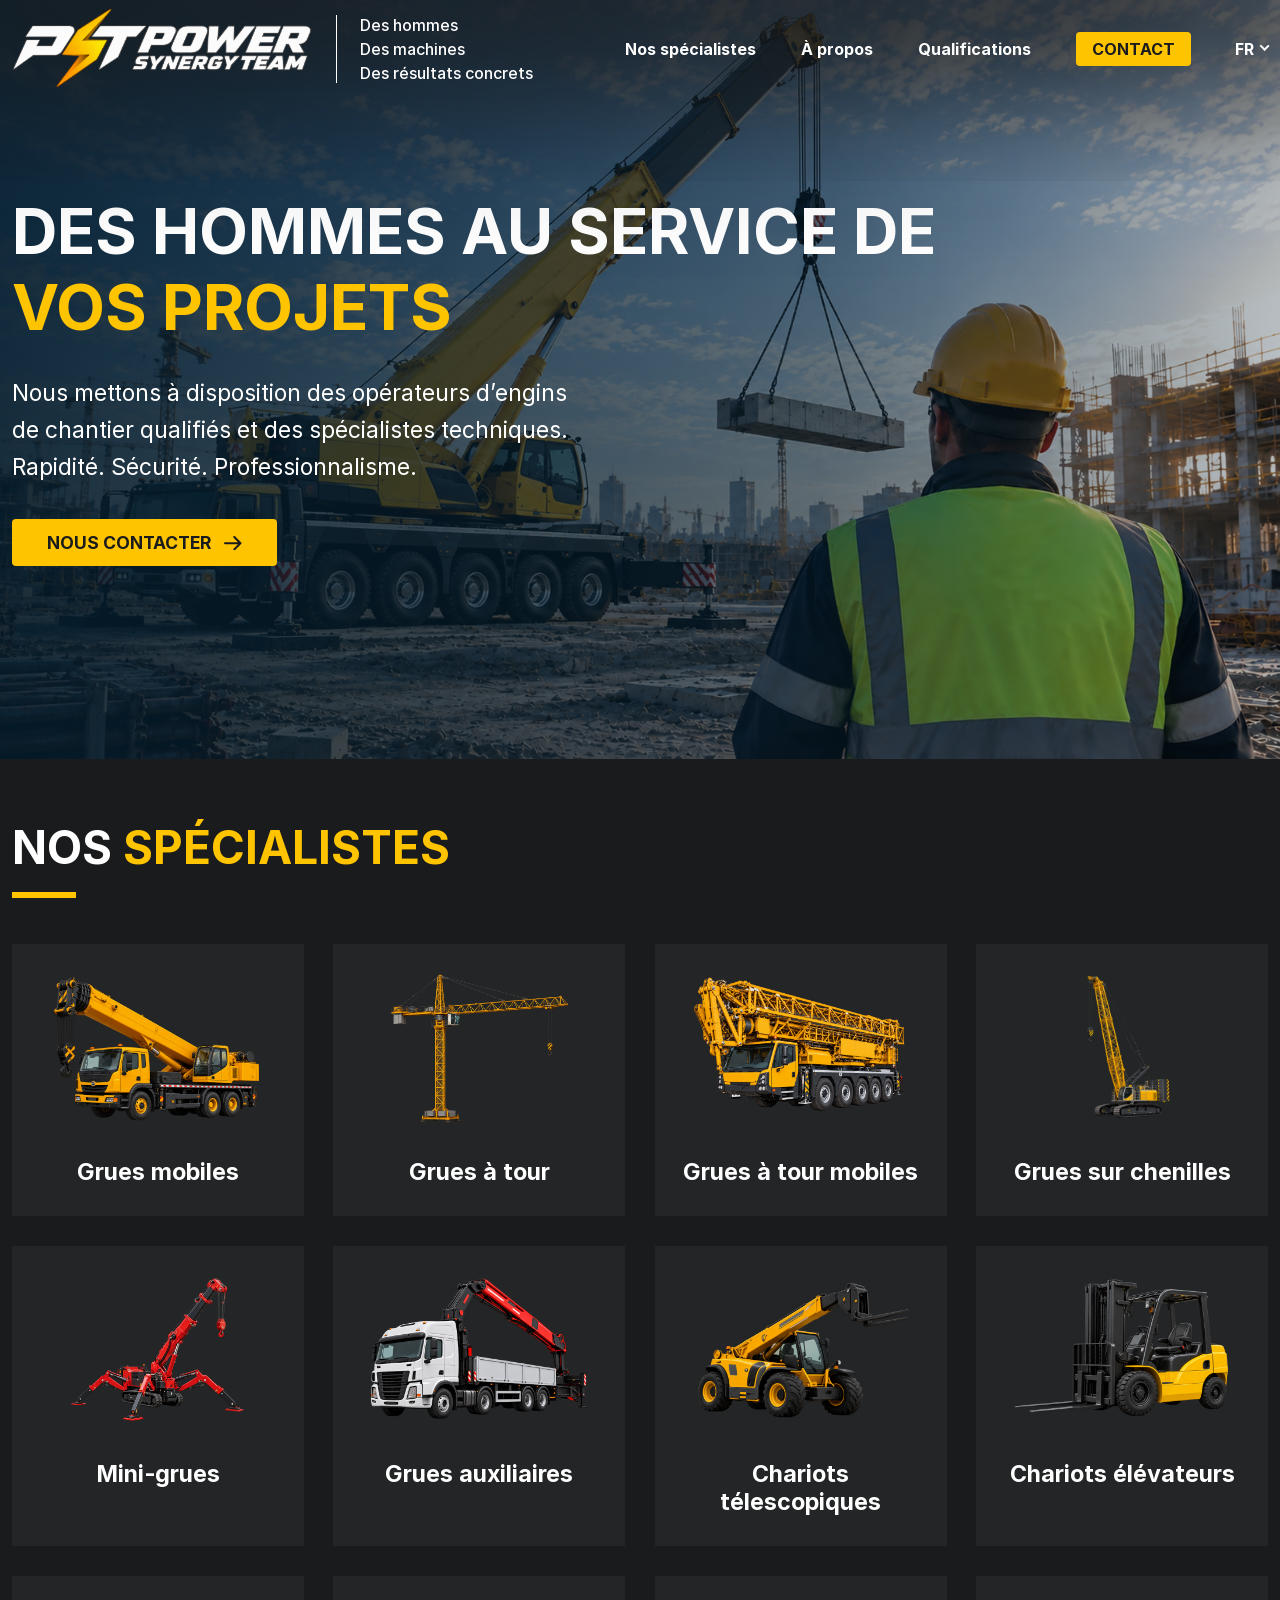
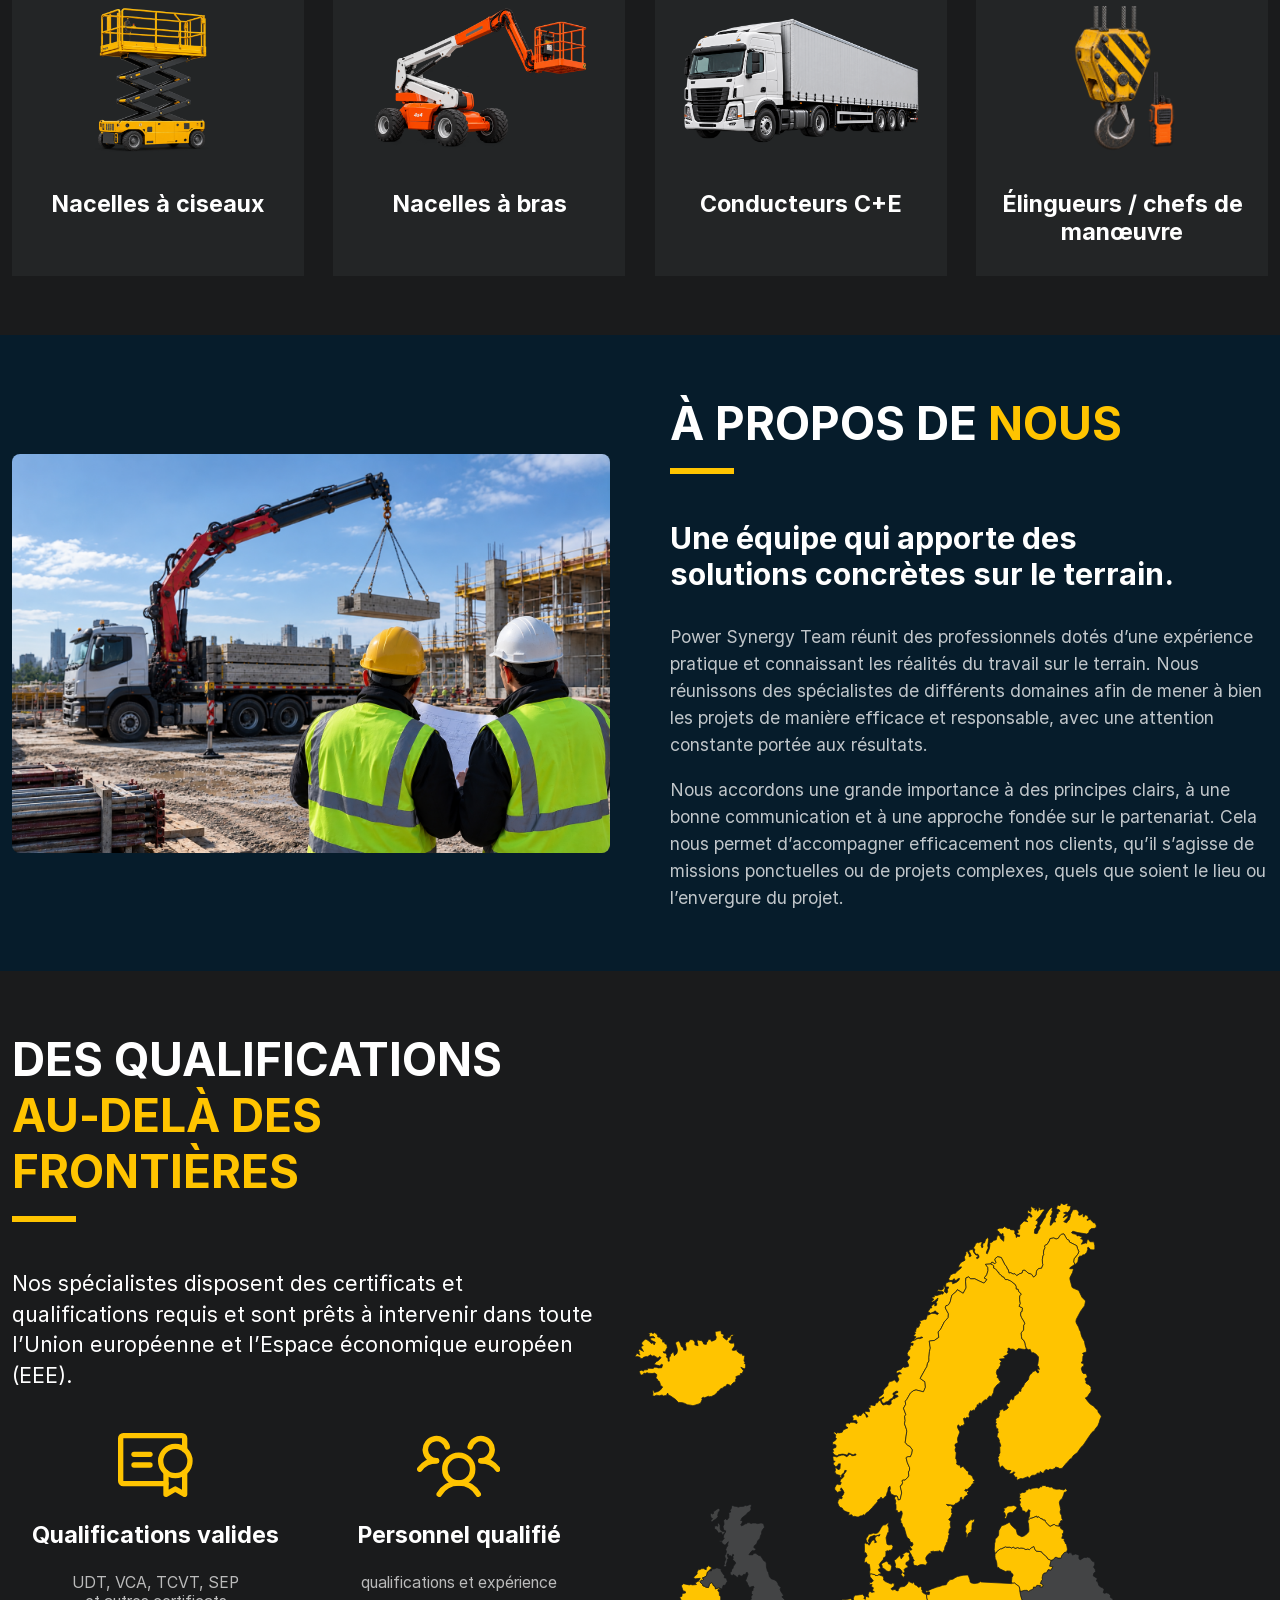
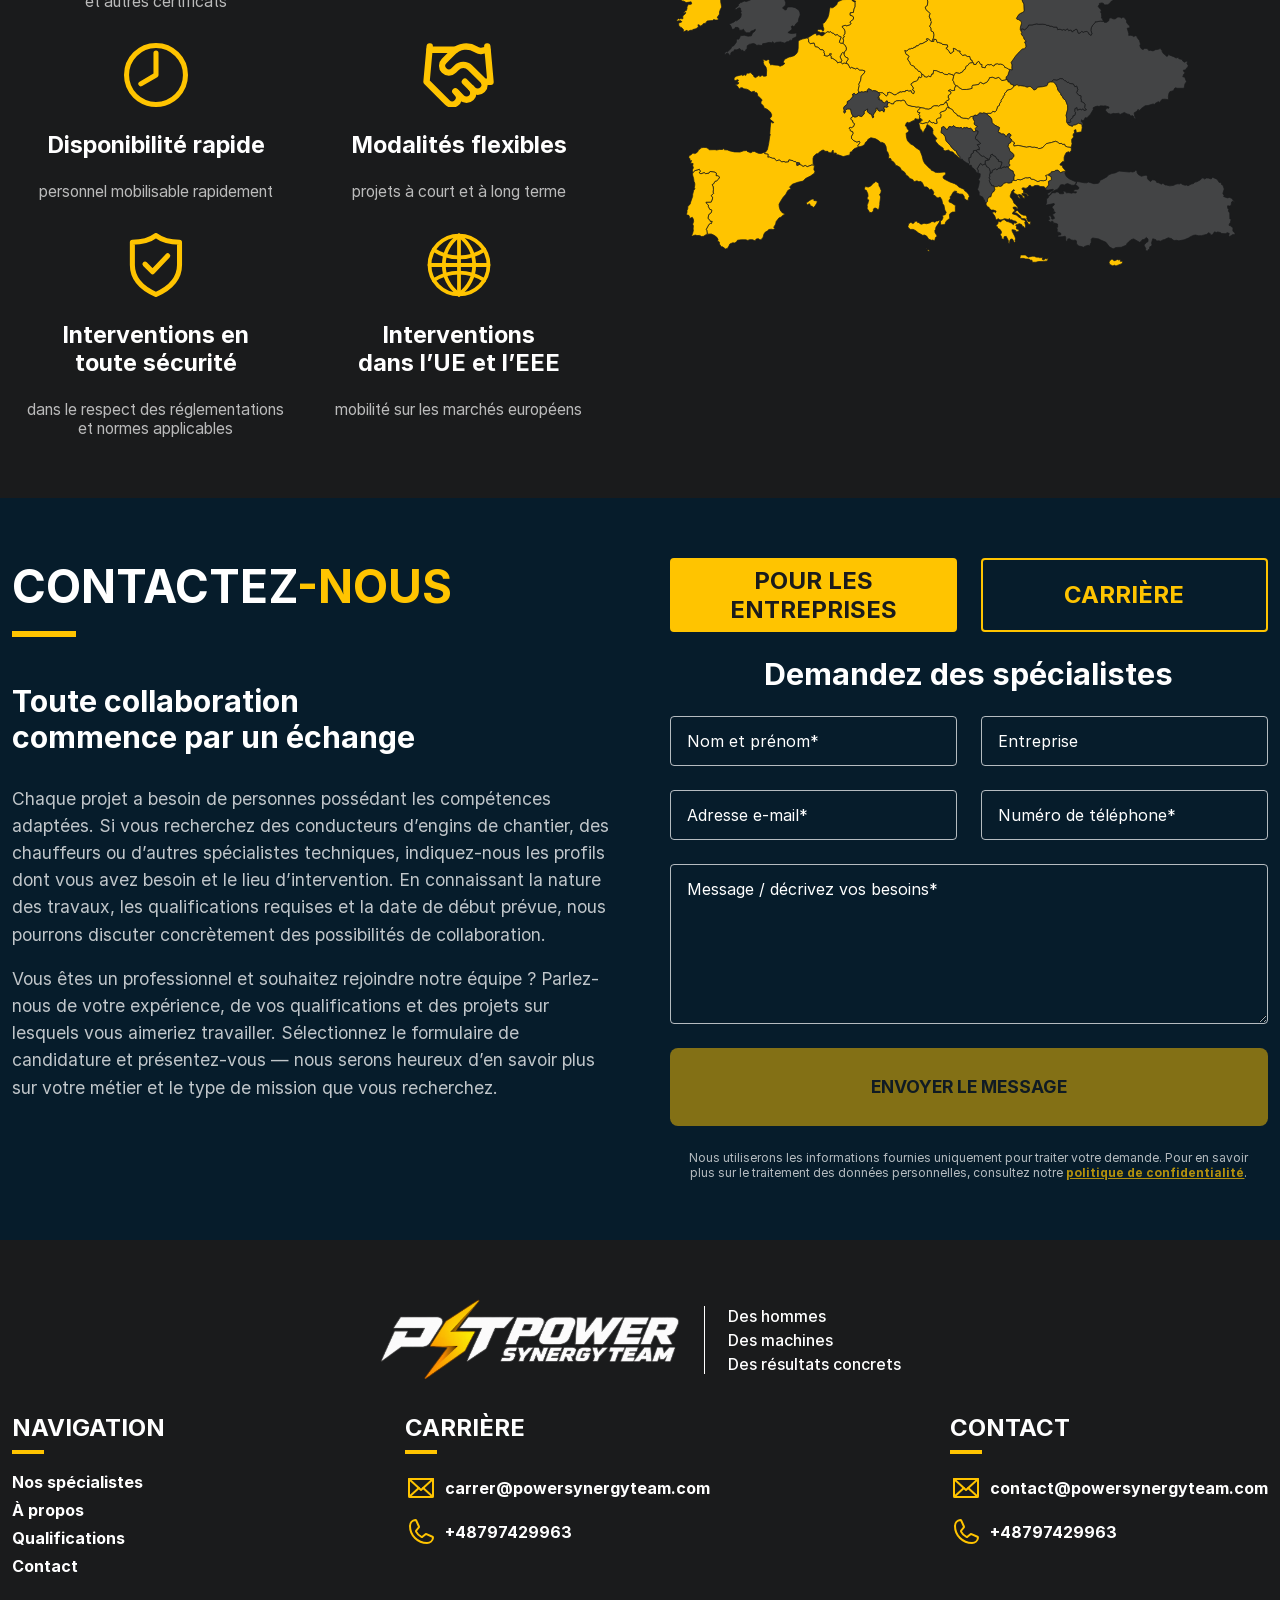
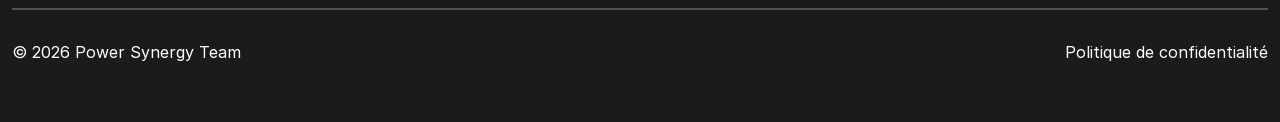
<file: fr.html>
<!doctype html>
<html lang="fr">
<head>
    <meta charset="UTF-8">
    <meta name="viewport" content="width=device-width, initial-scale=1">

    <title>Power Synergy Team - Opérateurs qualifiés et spécialistes techniques</title>
    <meta name="description" content="Power Synergy Team met à disposition des opérateurs d’engins de chantier qualifiés et des spécialistes techniques pour des projets dans l’Union européenne et l’Espace économique européen (EEE).">
    <meta name="robots" content="noindex, nofollow, noarchive">
    <meta name="author" content="Power Synergy Team">

    <link rel="icon" type="image/png" href="/favicon/favicon-96x96.png" sizes="96x96">
    <link rel="icon" type="image/svg+xml" href="/favicon/favicon.svg">
    <link rel="shortcut icon" href="/favicon/favicon.ico">
    <link rel="apple-touch-icon" sizes="180x180" href="/favicon/apple-touch-icon.png">
    <link rel="manifest" href="/favicon/site.webmanifest">

    <meta name="theme-color" content="#061C2B">

    <link rel="canonical" href="https://powersynergyteam.com/fr/">

    <link rel="alternate" hreflang="x-default" href="https://powersynergyteam.com/">
    <link rel="alternate" hreflang="pl" href="https://powersynergyteam.com/">
    <link rel="alternate" hreflang="en" href="https://powersynergyteam.com/en/">
    <link rel="alternate" hreflang="de" href="https://powersynergyteam.com/de/">
    <link rel="alternate" hreflang="nl-NL" href="https://powersynergyteam.com/nl/">
    <link rel="alternate" hreflang="fr" href="https://powersynergyteam.com/fr/">
    <link rel="alternate" hreflang="ru" href="https://powersynergyteam.com/ru/">

    <meta property="og:type" content="website">
    <meta property="og:site_name" content="Power Synergy Team">
    <meta property="og:title" content="Power Synergy Team - Opérateurs qualifiés et spécialistes techniques">
    <meta property="og:description" content="Des opérateurs d’engins de chantier qualifiés et des spécialistes techniques pour des projets dans l’Union européenne et l’Espace économique européen (EEE).">
    <meta property="og:url" content="https://powersynergyteam.com/fr/">
    <meta property="og:locale" content="fr_FR">
    <meta property="og:image" content="https://powersynergyteam.com/images/og.jpg">
    <meta property="og:image:secure_url" content="https://powersynergyteam.com/images/og.jpg">
    <meta property="og:image:type" content="image/jpeg">
    <meta property="og:image:width" content="1200">
    <meta property="og:image:height" content="630">
    <meta property="og:image:alt" content="Power Synergy Team - opérateurs et spécialistes techniques">

    <meta name="twitter:card" content="summary_large_image">
    <meta name="twitter:title" content="Power Synergy Team - Opérateurs qualifiés et spécialistes techniques">
    <meta name="twitter:description" content="Des opérateurs d’engins de chantier qualifiés et des spécialistes techniques pour des projets dans l’Union européenne et l’Espace économique européen (EEE).">
    <meta name="twitter:image" content="https://powersynergyteam.com/images/og.jpg">

    <link rel="stylesheet" href="css/style.css?v=2026092301">

    <script type="application/ld+json">
        {
            "@context": "https://schema.org",
            "@type": "Organization",
            "name": "Power Synergy Team",
            "@id": "https://powersynergyteam.com/#organization",
            "url": "https://powersynergyteam.com/",
            "logo": {
                "@type": "ImageObject",
                "url": "https://powersynergyteam.com/images/logo-data.png",
                "width": 1000,
                "height": 272
            },
            "image": {
                "@type": "ImageObject",
                "url": "https://powersynergyteam.com/images/og.jpg",
                "width": 1200,
                "height": 630
            },
            "email": "contact@powersynergyteam.com",
            "telephone": "+48797429963"
        }
    </script>
</head>
<body>
<header class="header">
    <div class="header__container container">
        <div class="header-logo">
            <img class="header-logo__img img" src="images/logo.png" alt="Power Synergy Team" loading="eager" fetchpriority="high">
            <div class="header-logo__text">
                <span>Des hommes</span>
                <span>Des machines</span>
                <span>Des résultats concrets</span>
            </div>
        </div>
        <div class="header__burger" id="header-navigation">
            <ul class="header-menu">
                <li class="header-menu__item">
                    <a href="#specialists">
                        Nos spécialistes
                    </a>
                </li>
                <li class="header-menu__item">
                    <a href="#about">
                        À propos
                    </a>
                </li>
                <li class="header-menu__item">
                    <a href="#qualifications">
                        Qualifications
                    </a>
                </li>
                <li class="header-menu__item header-menu__item--contact">
                    <a href="#contact">
                        Contact
                    </a>
                </li>
            </ul>
            <div class="header__language">
                <button class="header__language-active" type="button" aria-expanded="false" aria-controls="language-list" data-language="Langue : ">FR</button>
                <div class="header__languages" id="language-list" data-back="Retour">
                    <a href="/" class="header__languages-item" title="Polski" aria-label="Polski">Polski</a>
                    <a href="/de/" class="header__languages-item" title="Deutsch" aria-label="Deutsch">Deutsch</a>
                    <a href="/en/" class="header__languages-item" title="English" aria-label="English">English</a>
                    <a href="/nl/" class="header__languages-item" title="Nederlands" aria-label="Nederlands">Nederlands</a>
                    <a href="/fr/" class="header__languages-item active" title="Français" aria-label="Français" aria-current="page">Français</a>
                    <a href="/ru/" class="header__languages-item" title="Русский" aria-label="Русский">Русский</a>
                </div>
            </div>
        </div>
        <button class="header__burger-btn" type="button" aria-label="Menu" aria-expanded="false" aria-controls="header-navigation">
            <span></span>
            <span></span>
            <span></span>
        </button>
    </div>
</header>

<main class="main">
    <section class="hero">
        <img class="hero__img img" src="images/top.png" alt="" width="1672" height="941" loading="eager" fetchpriority="high">
        <div class="hero__container container">
            <h1 class="hero__header">
                Des hommes
                au service de
                <span class="color-accent">vos projets</span>
            </h1>
            <p class="hero__description">
                Nous mettons à disposition des opérateurs d’engins de chantier
                qualifiés et des spécialistes techniques.
                Rapidité. Sécurité. Professionnalisme.
            </p>
            <a href="#contact" class="hero__btn">
                Nous contacter
                <svg viewBox="3 5 17 14" fill="none" xmlns="http://www.w3.org/2000/svg">
                    <path d="M4 12H19M13 18L19 12L13 6" stroke="currentColor" stroke-width="2" stroke-linecap="round" stroke-linejoin="round"/>
                </svg>
            </a>
        </div>
    </section>

    <section class="specialists section-spacing">
        <div class="anchor" id="specialists"></div>
        <div class="specialists__container container">
            <h2 class="section-header">
                Nos <span class="color-accent">spécialistes</span>
            </h2>
            <div class="specialists__grid">
                <div class="specialists__item">
                    <div class="specialists__item-image">
                        <img class="specialists__item-img img" src="images/zuraw-samojezdny.png" alt="Grue mobile" width="1536" height="1024" loading="lazy" fetchpriority="low">
                    </div>
                    <h3 class="specialists__item-header">
                        Grues mobiles
                    </h3>
                </div>

                <div class="specialists__item">
                    <div class="specialists__item-image">
                        <img class="specialists__item-img img" src="images/zuraw-wiezowy.png" alt="Grue à tour" width="1374" height="1145" loading="lazy" fetchpriority="low">
                    </div>
                    <h3 class="specialists__item-header">
                        Grues à tour
                    </h3>
                </div>

                <div class="specialists__item">
                    <div class="specialists__item-image">
                        <img class="specialists__item-img img" src="images/zuraw-mobilny.png" alt="Grue à tour mobile" width="1374" height="1145" loading="lazy" fetchpriority="low">
                    </div>
                    <h3 class="specialists__item-header">
                        Grues à tour mobiles
                    </h3>
                </div>

                <div class="specialists__item">
                    <div class="specialists__item-image">
                        <img class="specialists__item-img img" src="images/zuraw-gasienicowy.png" alt="Grue sur chenilles" width="1024" height="1536" loading="lazy" fetchpriority="low">
                    </div>
                    <h3 class="specialists__item-header">
                        Grues sur chenilles
                    </h3>
                </div>

                <div class="specialists__item">
                    <div class="specialists__item-image">
                        <img class="specialists__item-img img" src="images/mini-zuraw.png" alt="Mini-grue" width="1374" height="1145" loading="lazy" fetchpriority="low">
                    </div>
                    <h3 class="specialists__item-header">
                        Mini&#8209;grues
                    </h3>
                </div>

                <div class="specialists__item">
                    <div class="specialists__item-image">
                        <img class="specialists__item-img img" src="images/hds.png" alt="Grue auxiliaire" width="1536" height="1024" loading="lazy" fetchpriority="low">
                    </div>
                    <h3 class="specialists__item-header">
                        Grues auxiliaires
                    </h3>
                </div>

                <div class="specialists__item">
                    <div class="specialists__item-image">
                        <img class="specialists__item-img img" src="images/ladowarka-teleskopowa.png" alt="Chariot télescopique" width="1536" height="1024" loading="lazy" fetchpriority="low">
                    </div>
                    <h3 class="specialists__item-header">
                        Chariots télescopiques
                    </h3>
                </div>

                <div class="specialists__item">
                    <div class="specialists__item-image">
                        <img class="specialists__item-img img" src="images/wozek-widlowy.png" alt="Chariot élévateur" width="1536" height="1024" loading="lazy" fetchpriority="low">
                    </div>
                    <h3 class="specialists__item-header">
                        Chariots élévateurs
                    </h3>
                </div>

                <div class="specialists__item">
                    <div class="specialists__item-image">
                        <img class="specialists__item-img img" src="images/podest-nozycowy.png" alt="Nacelle à ciseaux" width="1536" height="1024" loading="lazy" fetchpriority="low">
                    </div>
                    <h3 class="specialists__item-header">
                        Nacelles à ciseaux
                    </h3>
                </div>

                <div class="specialists__item">
                    <div class="specialists__item-image">
                        <img class="specialists__item-img img" src="images/podnosnik-teleskopowy.png" alt="Nacelle à bras" width="1536" height="1024" loading="lazy" fetchpriority="low">
                    </div>
                    <h3 class="specialists__item-header">
                        Nacelles à bras
                    </h3>
                </div>

                <div class="specialists__item">
                    <div class="specialists__item-image">
                        <img class="specialists__item-img img" src="images/c-e.png" alt="Tracteur routier avec semi-remorque" width="1665" height="945" loading="lazy" fetchpriority="low">
                    </div>
                    <h3 class="specialists__item-header">
                        Conducteurs C+E
                    </h3>
                </div>

                <div class="specialists__item">
                    <div class="specialists__item-image">
                        <img class="specialists__item-img img" src="images/hak.png" alt="Crochet de grue" width="1254" height="1254" loading="lazy" fetchpriority="low">
                    </div>
                    <h3 class="specialists__item-header">
                        Élingueurs / chefs de manœuvre
                    </h3>
                </div>
            </div>
        </div>
    </section>

    <section class="about bg-dark section-spacing">
        <div class="anchor" id="about"></div>
        <div class="about__container container container--50">
            <div class="about__left">
                <img class="about__img img" src="images/o-nas.png" alt="À propos de nous" width="1536" height="1024" loading="lazy" fetchpriority="low">
            </div>
            <div class="about__right">
                <h2 class="about__header section-header section-header--white">
                    À propos de <span class="color-accent">nous</span>
                </h2>
                <h3 class="about__subheader">
                    Une équipe qui apporte des solutions
                    concrètes sur le terrain.
                </h3>
                <div class="about__description">
                    <p>
                        Power Synergy Team réunit des professionnels dotés d’une expérience pratique
                        et connaissant les réalités du travail sur le terrain. Nous réunissons des spécialistes de différents
                        domaines afin de mener à bien les projets de manière efficace et responsable,
                        avec une attention constante portée aux résultats.
                    </p>
                    <p>
                        Nous accordons une grande importance à des principes clairs, à une bonne communication et à une approche fondée sur le partenariat.
                        Cela nous permet d’accompagner efficacement nos clients, qu’il s’agisse de missions ponctuelles ou de projets complexes,
                        quels que soient le lieu ou l’envergure du projet.
                    </p>
                </div>
            </div>
        </div>
    </section>

    <section class="qualifications section-spacing">
        <div class="anchor" id="qualifications"></div>
        <div class="qualifications__container container">
            <div class="qualifications__left">
                <h2 class="qualifications__header section-header">
                    Des qualifications <span class="color-accent">au&#8209;delà des frontières</span>
                </h2>

                <div class="qualifications__description">
                    Nos spécialistes disposent des certificats et qualifications requis
                    et sont prêts à intervenir dans toute l’Union européenne
                    et l’Espace économique européen (EEE).
                </div>

                <div class="qualifications__grid">
                    <div class="qualifications__item">
                        <svg xmlns="http://www.w3.org/2000/svg" viewBox="24 40 224 192">
                            <line x1="72" y1="136" x2="120" y2="136" fill="none" stroke="currentColor" stroke-linecap="round" stroke-linejoin="round" stroke-width="16"/>
                            <line x1="72" y1="104" x2="120" y2="104" fill="none" stroke="currentColor" stroke-linecap="round" stroke-linejoin="round" stroke-width="16"/>
                            <circle cx="196" cy="124" r="44" fill="none" stroke="currentColor" stroke-linecap="round" stroke-linejoin="round" stroke-width="16"/>
                            <path d="M168,192H40a8,8,0,0,1-8-8V56a8,8,0,0,1,8-8H216a8,8,0,0,1,8,8V90.06" fill="none" stroke="currentColor" stroke-linecap="round" stroke-linejoin="round" stroke-width="16"/>
                            <polyline points="168 157.94 168 224 196 208 224 224 224 157.94" fill="none" stroke="currentColor" stroke-linecap="round" stroke-linejoin="round" stroke-width="16"/>
                        </svg>
                        <div class="qualifications__item-title">Qualifications valides</div>
                        <div class="qualifications__item-description">UDT, VCA, TCVT, SEP et autres certificats</div>
                    </div>

                    <div class="qualifications__item">
                        <svg xmlns="http://www.w3.org/2000/svg" viewBox="8 40 240 184">
                            <path d="M192,120a59.91,59.91,0,0,1,48,24" fill="none" stroke="currentColor" stroke-linecap="round" stroke-linejoin="round" stroke-width="16"/>
                            <path d="M16,144a59.91,59.91,0,0,1,48-24" fill="none" stroke="currentColor" stroke-linecap="round" stroke-linejoin="round" stroke-width="16"/>
                            <circle cx="128" cy="144" r="40" fill="none" stroke="currentColor" stroke-linecap="round" stroke-linejoin="round" stroke-width="16"/>
                            <path d="M72,216a65,65,0,0,1,112,0" fill="none" stroke="currentColor" stroke-linecap="round" stroke-linejoin="round" stroke-width="16"/>
                            <path d="M161,80a32,32,0,1,1,31,40" fill="none" stroke="currentColor" stroke-linecap="round" stroke-linejoin="round" stroke-width="16"/>
                            <path d="M64,120A32,32,0,1,1,95,80" fill="none" stroke="currentColor" stroke-linecap="round" stroke-linejoin="round" stroke-width="16"/>
                        </svg>
                        <div class="qualifications__item-title">Personnel qualifié</div>
                        <div class="qualifications__item-description">qualifications et expérience</div>
                    </div>

                    <div class="qualifications__item">
                        <svg xmlns="http://www.w3.org/2000/svg" viewBox="0 0 76 76" fill="none">
                            <circle cx="38" cy="38" r="35" stroke="currentColor" stroke-width="6"/>
                            <path d="M38 12V38L20 48.5" stroke="currentColor" stroke-width="6" stroke-linecap="round" stroke-linejoin="round"/>
                        </svg>
                        <div class="qualifications__item-title">Disponibilité rapide</div>
                        <div class="qualifications__item-description">personnel mobilisable rapidement</div>
                    </div>

                    <div class="qualifications__item">
                        <svg xmlns="http://www.w3.org/2000/svg" viewBox="0.9 1.9 22.2 20" fill="none" stroke="currentColor" stroke-width="2" stroke-linecap="round" stroke-linejoin="round">
                            <path d="m11 17 2 2a1 1 0 1 0 3-3"/>
                            <path d="m14 14 2.5 2.5a1 1 0 1 0 3-3l-3.88-3.88a3 3 0 0 0-4.24 0l-.88.88a1 1 0 1 1-3-3l2.81-2.81a5.79 5.79 0 0 1 7.06-.87l.47.28a2 2 0 0 0 1.42.25L21 4"/>
                            <path d="m21 3 1 11h-2"/>
                            <path d="M3 3 2 14l6.5 6.5a1 1 0 1 0 3-3"/>
                            <path d="M3 4h8"/>
                        </svg>
                        <div class="qualifications__item-title">Modalités flexibles</div>
                        <div class="qualifications__item-description">projets à court et à long terme</div>
                    </div>

                    <div class="qualifications__item">
                        <svg xmlns="http://www.w3.org/2000/svg" viewBox="0 0 64 76" fill="none">
                            <path d="M32 3C24 9 15 11 4 11V38C4 54 14 65 32 73C50 65 60 54 60 38V11C49 11 40 9 32 3Z" stroke="currentColor" stroke-width="6" stroke-linecap="round" stroke-linejoin="round"/>
                            <path d="M19 37L28 46L46 27" stroke="currentColor" stroke-width="6" stroke-linecap="round" stroke-linejoin="round"/>
                        </svg>
                        <div class="qualifications__item-title">Interventions en toute sécurité</div>
                        <div class="qualifications__item-description">dans le respect des réglementations et normes applicables</div>
                    </div>

                    <div class="qualifications__item">
                        <svg xmlns="http://www.w3.org/2000/svg" viewBox="0 0 76 76" fill="none">
                            <circle cx="38" cy="38" r="35" stroke="currentColor" stroke-width="4.5"/>
                            <path d="M38 3C25 13 20 25 20 38S25 63 38 73" stroke="currentColor" stroke-width="4.5" stroke-linecap="round"/>
                            <path d="M38 3C51 13 56 25 56 38S51 63 38 73" stroke="currentColor" stroke-width="4.5" stroke-linecap="round"/>
                            <path d="M8 20C17 26 27 29 38 29S59 26 68 20" stroke="currentColor" stroke-width="4.5" stroke-linecap="round"/>
                            <path d="M8 56C17 50 27 47 38 47S59 50 68 56" stroke="currentColor" stroke-width="4.5" stroke-linecap="round"/>
                            <path d="M38 3V73" stroke="currentColor" stroke-width="4.5" stroke-linecap="round"/>
                            <path d="M3 38H73" stroke="currentColor" stroke-width="4.5" stroke-linecap="round"/>
                        </svg>
                        <div class="qualifications__item-title">Interventions dans l’UE et l’EEE</div>
                        <div class="qualifications__item-description">mobilité sur les marchés européens</div>
                    </div>
                </div>
            </div>

            <div class="qualifications__right">
                <picture>
                    <source srcset="images/europe-dark.svg" width="702" height="665" media="(max-width: 1199px)">
                    <img class="qualifications__img" src="images/europe-yellow.svg" alt="" width="702" height="665" loading="lazy" fetchpriority="low">
                </picture>
            </div>
        </div>
    </section>

    <section class="contact bg-dark section-spacing">
        <div class="anchor" id="contact"></div>
        <div class="contact__container container container--50">
            <div class="contact__left">
                <h2 class="contact__header section-header">
                    Contactez<span class="color-accent">-nous</span>
                </h2>

                <h3 class="about__subheader">
                    Toute collaboration commence par un échange
                </h3>
                <div class="about__description">
                    <p>
                        Chaque projet a besoin de personnes possédant les compétences adaptées. Si vous recherchez des conducteurs d’engins de chantier, des chauffeurs ou d’autres spécialistes techniques, indiquez-nous les profils dont vous avez besoin et le lieu d’intervention. En connaissant la nature des travaux, les qualifications requises et la date de début prévue, nous pourrons discuter concrètement des possibilités de collaboration.
                    </p>
                    <p>
                        Vous êtes un professionnel et souhaitez rejoindre notre équipe ? Parlez-nous de votre expérience, de vos qualifications et des projets sur lesquels vous aimeriez travailler. Sélectionnez le formulaire de candidature et présentez-vous — nous serons heureux d’en savoir plus sur votre métier et le type de mission que vous recherchez.
                    </p>
                </div>
            </div>

            <div class="contact__right">
                <div class="contact__switch" role="tablist" aria-label="Type de formulaire">
                    <button class="contact__switch-btn active" id="contact-form-firms-tab" type="button" role="tab" aria-selected="true" aria-controls="contact-form-firms" data-contact-form-target="contact-form-firms">
                        Pour les entreprises
                    </button>
                    <button class="contact__switch-btn" id="contact-form-career-tab" type="button" role="tab" aria-selected="false" aria-controls="contact-form-career" data-contact-form-target="contact-form-career">
                        Carrière
                    </button>
                </div>
                <form class="contact__form contact__form--disabled" id="contact-form-firms" data-contact-form-panel="firms" aria-labelledby="contact-form-firms-tab"
                      data-phone-error="Saisissez un numéro de téléphone valide."
                      data-sending-label="Envoi en cours..."
                      data-success-label="Message envoyé"
                      data-retry-label="Réessayer">
                    <h3 class="contact__subheader">
                        Demandez des spécialistes
                    </h3>
                    <label class="form-label" for="name">Nom et prénom*</label>
                    <input id="name" type="text" name="q8_imieI" placeholder="Nom et prénom*" required>

                    <label class="form-label" for="firm">Entreprise</label>
                    <input id="firm" type="text" name="q3_q3_textbox1" placeholder="Entreprise">

                    <label class="form-label" for="email">Adresse e-mail*</label>
                    <input id="email" type="email" name="q4_q4_email2" placeholder="Adresse e-mail*" required>

                    <label class="form-label" for="phone">Numéro de téléphone*</label>
                    <input id="phone" type="tel" name="q5_q5_phone3[full]" autocomplete="tel" placeholder="Numéro de téléphone*" required>

                    <label class="form-label" for="message">Message / décrivez vos besoins*</label>
                    <textarea id="message" name="q6_q6_textarea4" placeholder="Message / décrivez vos besoins*" required></textarea>

                    <input type="hidden" name="formID" value="262635650041047">
                    <input type="hidden" name="q10_wersjaJezykowa" value="FR">

                    <div class="contact__form-actions contact__form-actions--disabled">
                        <div class="contact__captcha"
                             id="recaptcha_input_9"
                             hidden
                             data-lazy-recaptcha
                             data-sitekey="6LdU3CgUAAAAAB0nnFM3M3T0sy707slYYU51RroJ"></div>
                        <input type="hidden" id="input_9" name="recaptcha_visible" required>
                        <button class="contact__form-submit" type="submit" aria-live="polite" aria-disabled="true" disabled>Envoyer le message</button>
                    </div>
                </form>
                <form class="contact__form contact__form--disabled" id="contact-form-career" data-contact-form-panel="career" aria-labelledby="contact-form-career-tab" hidden
                      data-phone-error="Saisissez un numéro de téléphone valide."
                      data-specialization-error="Sélectionnez au moins une spécialisation."
                      data-sending-label="Envoi en cours..."
                      data-success-label="Message envoyé"
                      data-retry-label="Réessayer">
                    <h3 class="contact__subheader">
                        Rejoignez notre équipe
                    </h3>
                    <label class="form-label" for="career-name">Nom et prénom*</label>
                    <input id="career-name" type="text" name="q2_q2_textbox0" placeholder="Nom et prénom*" required>

                    <div class="contact-multiselect" data-multiselect>
                        <button class="contact-multiselect__toggle" type="button" aria-expanded="false" aria-controls="career-specializations">
                            <span data-multiselect-label>Spécialisations*</span>
                        </button>
                        <div class="contact-multiselect__options" id="career-specializations" hidden>
                            <label class="contact-multiselect__option" for="career-specialization-0">
                                <input id="career-specialization-0" type="checkbox" name="q3_q3_checkbox1[]" value="Żurawie samojezdne">
                                <span>Grues mobiles</span>
                            </label>
                            <label class="contact-multiselect__option" for="career-specialization-1">
                                <input id="career-specialization-1" type="checkbox" name="q3_q3_checkbox1[]" value="Żurawie wieżowe">
                                <span>Grues à tour</span>
                            </label>
                            <label class="contact-multiselect__option" for="career-specialization-2">
                                <input id="career-specialization-2" type="checkbox" name="q3_q3_checkbox1[]" value="Mobilne żurawie wieżowe">
                                <span>Grues à tour mobiles</span>
                            </label>
                            <label class="contact-multiselect__option" for="career-specialization-3">
                                <input id="career-specialization-3" type="checkbox" name="q3_q3_checkbox1[]" value="Żurawie gąsienicowe">
                                <span>Grues sur chenilles</span>
                            </label>
                            <label class="contact-multiselect__option" for="career-specialization-4">
                                <input id="career-specialization-4" type="checkbox" name="q3_q3_checkbox1[]" value="Miniżurawie">
                                <span>Mini&#8209;grues</span>
                            </label>
                            <label class="contact-multiselect__option" for="career-specialization-5">
                                <input id="career-specialization-5" type="checkbox" name="q3_q3_checkbox1[]" value="HDS">
                                <span>Grues auxiliaires</span>
                            </label>
                            <label class="contact-multiselect__option" for="career-specialization-6">
                                <input id="career-specialization-6" type="checkbox" name="q3_q3_checkbox1[]" value="Ładowarki teleskopowe">
                                <span>Chariots télescopiques</span>
                            </label>
                            <label class="contact-multiselect__option" for="career-specialization-7">
                                <input id="career-specialization-7" type="checkbox" name="q3_q3_checkbox1[]" value="Wózki widłowe">
                                <span>Chariots élévateurs</span>
                            </label>
                            <label class="contact-multiselect__option" for="career-specialization-8">
                                <input id="career-specialization-8" type="checkbox" name="q3_q3_checkbox1[]" value="Podesty nożycowe">
                                <span>Nacelles à ciseaux</span>
                            </label>
                            <label class="contact-multiselect__option" for="career-specialization-9">
                                <input id="career-specialization-9" type="checkbox" name="q3_q3_checkbox1[]" value="Podnośniki koszowe">
                                <span>Nacelles à bras</span>
                            </label>
                            <label class="contact-multiselect__option" for="career-specialization-10">
                                <input id="career-specialization-10" type="checkbox" name="q3_q3_checkbox1[]" value="Kierowcy C+E">
                                <span>Conducteurs C+E</span>
                            </label>
                            <label class="contact-multiselect__option" for="career-specialization-11">
                                <input id="career-specialization-11" type="checkbox" name="q3_q3_checkbox1[]" value="Hakowi">
                                <span>Élingueurs / chefs de manœuvre</span>
                            </label>
                        </div>
                    </div>

                    <label class="form-label" for="career-email">Adresse e-mail*</label>
                    <input id="career-email" type="email" name="q4_q4_email2" placeholder="Adresse e-mail*" required>

                    <label class="form-label" for="career-phone">Numéro de téléphone*</label>
                    <input id="career-phone" type="tel" name="q5_q5_phone3[full]" autocomplete="tel" placeholder="Numéro de téléphone*" required>

                    <label class="form-label" for="career-message">Message / décrivez votre expérience*</label>
                    <textarea id="career-message" name="q6_q6_textarea4" placeholder="Message / décrivez votre expérience*" required></textarea>

                    <input type="hidden" name="formID" value="262655946249067">
                    <input type="hidden" name="q8_q8_textbox6" value="FR">

                    <div class="contact__form-actions contact__form-actions--disabled">
                        <div class="contact__captcha"
                             id="career-recaptcha_input_7"
                             hidden
                             data-lazy-recaptcha
                             data-sitekey="6LdU3CgUAAAAAB0nnFM3M3T0sy707slYYU51RroJ"></div>
                        <input type="hidden" id="career-input_7" name="recaptcha_visible" required>
                        <button class="contact__form-submit" type="submit" aria-live="polite" aria-disabled="true" disabled>Envoyer le message</button>
                    </div>
                </form>
                <div class="contact__form-description">
                    Nous utiliserons les informations fournies uniquement pour traiter votre demande. Pour en savoir plus sur le traitement des données personnelles, consultez notre <a href="/politique-de-confidentialite">politique de confidentialité</a>.
                </div>
            </div>
        </div>
    </section>
</main>

<footer class="footer section-spacing">
    <div class="footer__container container">
        <div class="footer__main">
            <div class="footer-logo">
                <img class="footer-logo__img img" src="images/logo.png" alt="Power Synergy Team" loading="eager" fetchpriority="high">
                <div class="footer-logo__text">
                    <span>Des hommes</span>
                    <span>Des machines</span>
                    <span>Des résultats concrets</span>
                </div>
            </div>

            <div class="footer__nav">
                <h3 class="footer__header">
                    Navigation
                </h3>
                <nav class="footer__nav-list" aria-label="Navigation du pied de page">
                    <a href="#specialists">Nos spécialistes</a>
                    <a href="#about">À propos</a>
                    <a href="#qualifications">Qualifications</a>
                    <a href="#contact">Contact</a>
                </nav>
            </div>

            <div class="footer__contact">
                <h3 class="footer__header">
                    Carrière
                </h3>
                <a class="footer__contact-item" href="mailto:carrer@powersynergyteam.com">
                    <svg xmlns="http://www.w3.org/2000/svg" viewBox="0 0 256 256"><rect width="256" height="256" fill="none"/><polyline points="224 56 128 144 32 56" fill="none" stroke="currentColor" stroke-linecap="round" stroke-linejoin="round" stroke-width="16"/><path d="M32,56H224a0,0,0,0,1,0,0V192a8,8,0,0,1-8,8H40a8,8,0,0,1-8-8V56A0,0,0,0,1,32,56Z" fill="none" stroke="currentColor" stroke-linecap="round" stroke-linejoin="round" stroke-width="16"/><line x1="110.55" y1="128" x2="34.47" y2="197.74" fill="none" stroke="currentColor" stroke-linecap="round" stroke-linejoin="round" stroke-width="16"/><line x1="221.53" y1="197.74" x2="145.45" y2="128" fill="none" stroke="currentColor" stroke-linecap="round" stroke-linejoin="round" stroke-width="16"/></svg>
                    carrer@powersynergyteam.com
                </a>
                <a class="footer__contact-item" href="tel:+48797429963">
                    <svg xmlns="http://www.w3.org/2000/svg" viewBox="0 0 256 256"><rect width="256" height="256" fill="none"/><path d="M164.39,145.34a8,8,0,0,1,7.59-.69l47.16,21.13a8,8,0,0,1,4.8,8.3A48.33,48.33,0,0,1,176,216,136,136,0,0,1,40,80,48.33,48.33,0,0,1,81.92,32.06a8,8,0,0,1,8.3,4.8l21.13,47.2a8,8,0,0,1-.66,7.53L89.32,117a7.93,7.93,0,0,0-.54,7.81c8.27,16.93,25.77,34.22,42.75,42.41a7.92,7.92,0,0,0,7.83-.59Z" fill="none" stroke="currentColor" stroke-linecap="round" stroke-linejoin="round" stroke-width="16"/></svg>
                    +48797429963
                </a>
            </div>

            <div class="footer__contact">
                <h3 class="footer__header">
                    Contact
                </h3>
                <a class="footer__contact-item" href="mailto:contact@powersynergyteam.com">
                    <svg xmlns="http://www.w3.org/2000/svg" viewBox="0 0 256 256"><rect width="256" height="256" fill="none"/><polyline points="224 56 128 144 32 56" fill="none" stroke="currentColor" stroke-linecap="round" stroke-linejoin="round" stroke-width="16"/><path d="M32,56H224a0,0,0,0,1,0,0V192a8,8,0,0,1-8,8H40a8,8,0,0,1-8-8V56A0,0,0,0,1,32,56Z" fill="none" stroke="currentColor" stroke-linecap="round" stroke-linejoin="round" stroke-width="16"/><line x1="110.55" y1="128" x2="34.47" y2="197.74" fill="none" stroke="currentColor" stroke-linecap="round" stroke-linejoin="round" stroke-width="16"/><line x1="221.53" y1="197.74" x2="145.45" y2="128" fill="none" stroke="currentColor" stroke-linecap="round" stroke-linejoin="round" stroke-width="16"/></svg>
                    contact@powersynergyteam.com
                </a>
                <a class="footer__contact-item" href="tel:+48797429963">
                    <svg xmlns="http://www.w3.org/2000/svg" viewBox="0 0 256 256"><rect width="256" height="256" fill="none"/><path d="M164.39,145.34a8,8,0,0,1,7.59-.69l47.16,21.13a8,8,0,0,1,4.8,8.3A48.33,48.33,0,0,1,176,216,136,136,0,0,1,40,80,48.33,48.33,0,0,1,81.92,32.06a8,8,0,0,1,8.3,4.8l21.13,47.2a8,8,0,0,1-.66,7.53L89.32,117a7.93,7.93,0,0,0-.54,7.81c8.27,16.93,25.77,34.22,42.75,42.41a7.92,7.92,0,0,0,7.83-.59Z" fill="none" stroke="currentColor" stroke-linecap="round" stroke-linejoin="round" stroke-width="16"/></svg>
                    +48797429963
                </a>
            </div>
        </div>

        <div class="footer__bottom">
            <span>© 2026 Power Synergy Team</span>
            <a href="/politique-de-confidentialite">Politique de confidentialité</a>
        </div>
    </div>
</footer>

<script src="js/app.min.js?v=2026092301"></script>
</body>
</html>
</file>
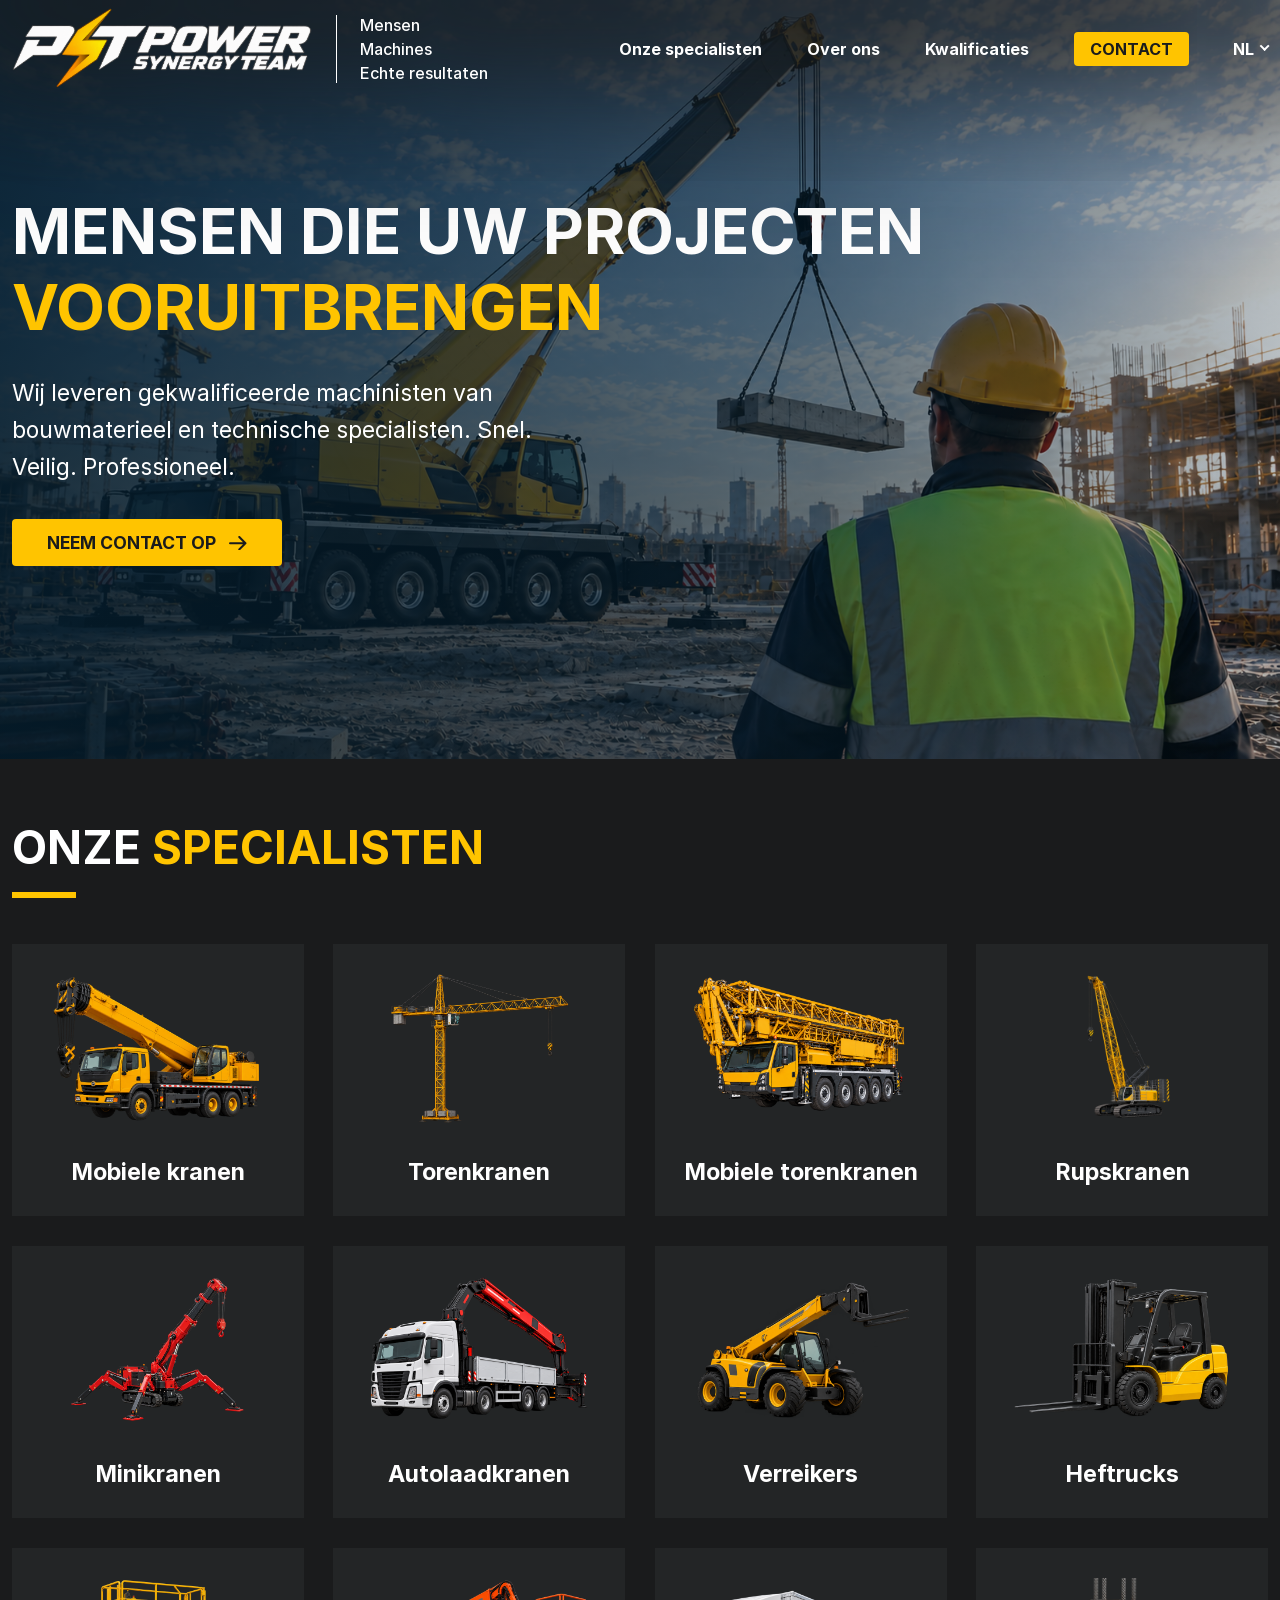
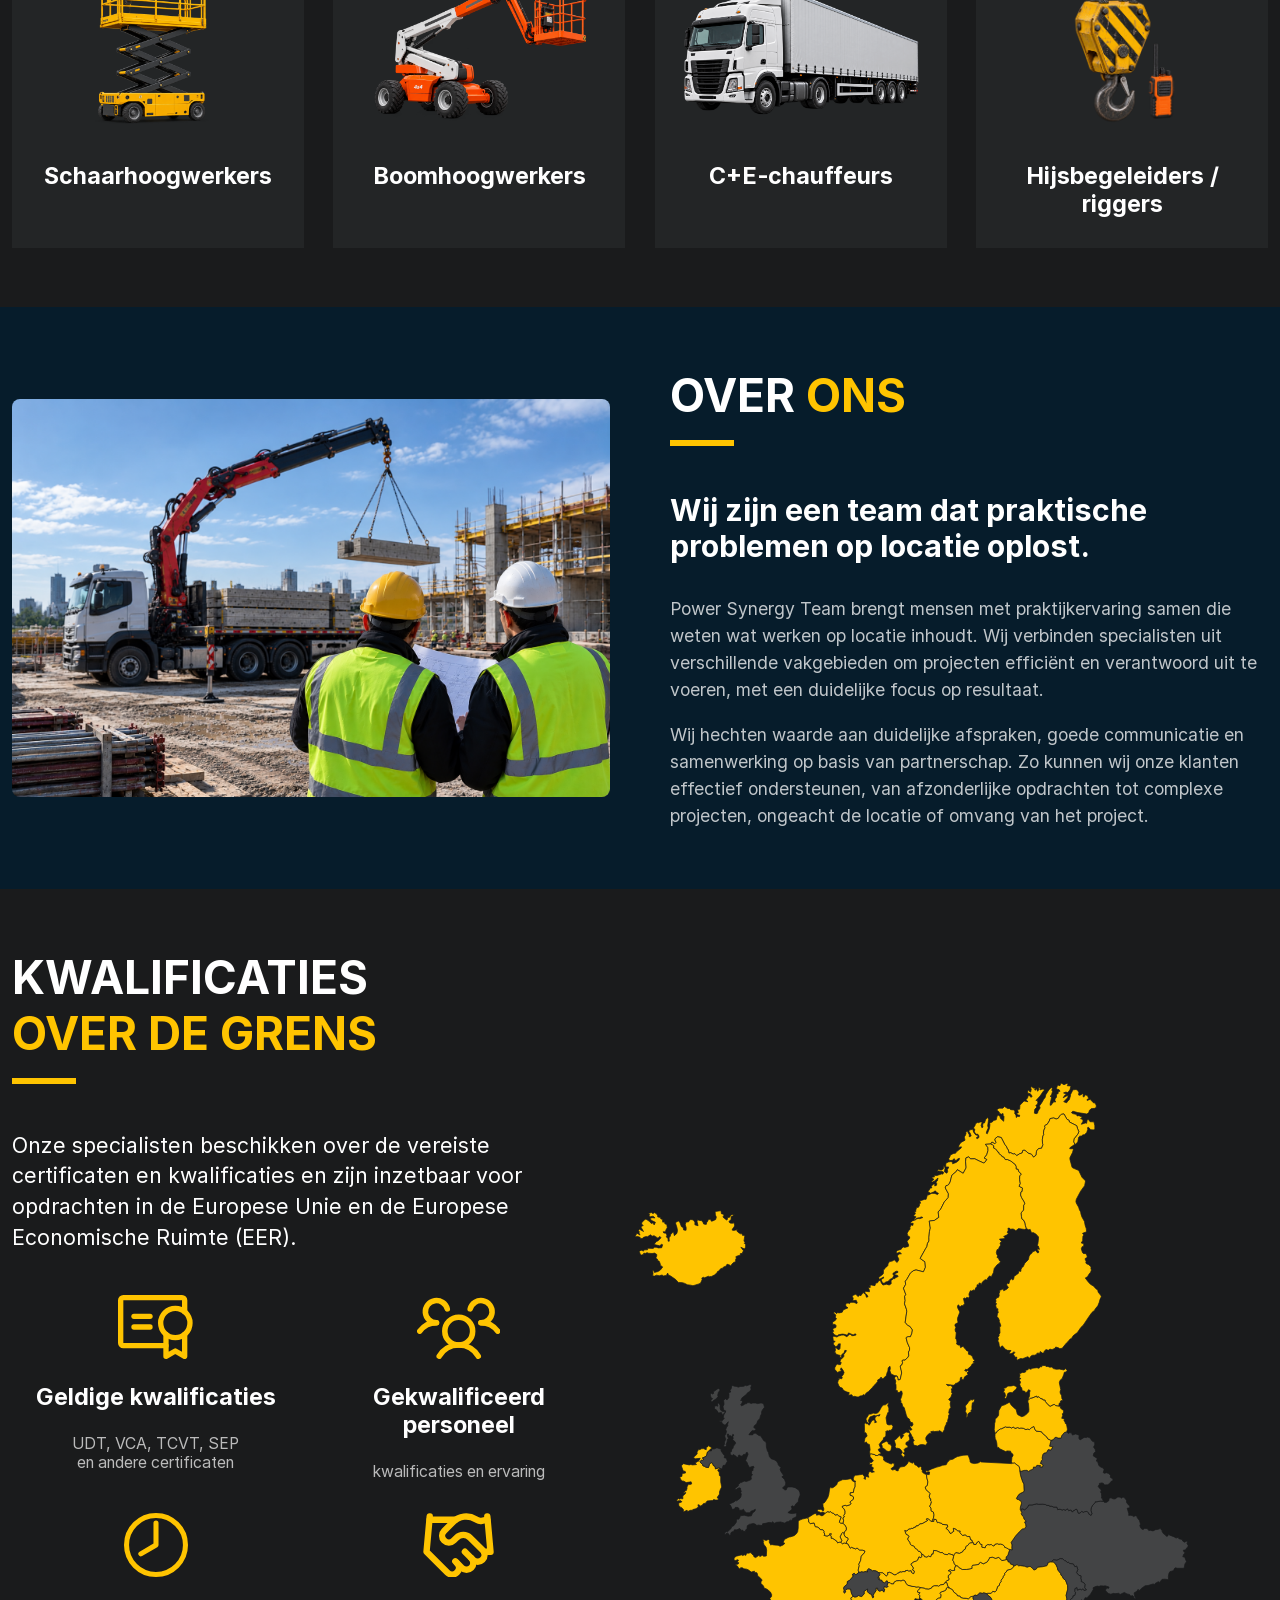
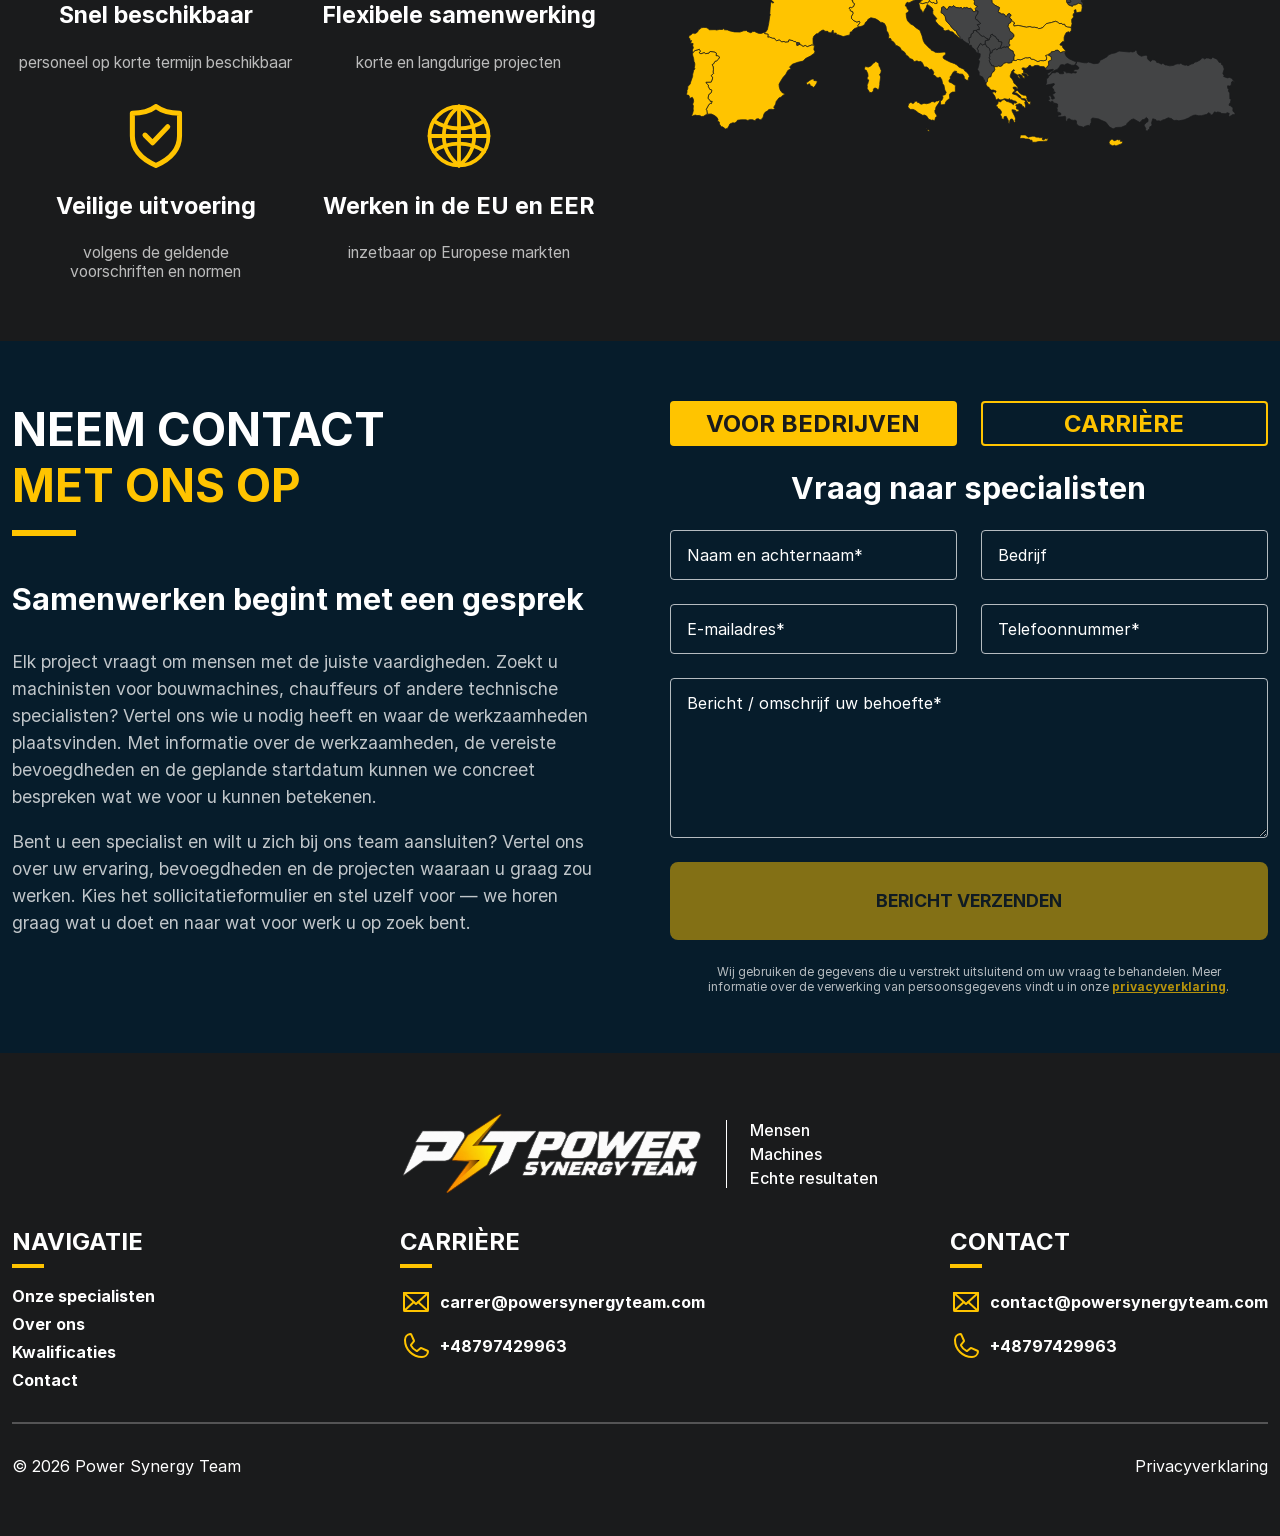
<file: nl.html>
<!doctype html>
<html lang="nl-NL">
<head>
    <meta charset="UTF-8">
    <meta name="viewport" content="width=device-width, initial-scale=1">

    <title>Power Synergy Team - Gekwalificeerde machinisten en technische specialisten</title>
    <meta name="description" content="Power Synergy Team levert gekwalificeerde machinisten van bouwmaterieel en technische specialisten voor projecten in de Europese Unie en de Europese Economische Ruimte (EER).">
    <meta name="robots" content="noindex, nofollow, noarchive">
    <meta name="author" content="Power Synergy Team">

    <link rel="icon" type="image/png" href="/favicon/favicon-96x96.png" sizes="96x96">
    <link rel="icon" type="image/svg+xml" href="/favicon/favicon.svg">
    <link rel="shortcut icon" href="/favicon/favicon.ico">
    <link rel="apple-touch-icon" sizes="180x180" href="/favicon/apple-touch-icon.png">
    <link rel="manifest" href="/favicon/site.webmanifest">

    <meta name="theme-color" content="#061C2B">

    <link rel="canonical" href="https://powersynergyteam.com/nl/">

    <link rel="alternate" hreflang="x-default" href="https://powersynergyteam.com/">
    <link rel="alternate" hreflang="pl" href="https://powersynergyteam.com/">
    <link rel="alternate" hreflang="en" href="https://powersynergyteam.com/en/">
    <link rel="alternate" hreflang="de" href="https://powersynergyteam.com/de/">
    <link rel="alternate" hreflang="nl-NL" href="https://powersynergyteam.com/nl/">
    <link rel="alternate" hreflang="fr" href="https://powersynergyteam.com/fr/">
    <link rel="alternate" hreflang="ru" href="https://powersynergyteam.com/ru/">

    <meta property="og:type" content="website">
    <meta property="og:site_name" content="Power Synergy Team">
    <meta property="og:title" content="Power Synergy Team - Gekwalificeerde machinisten en technische specialisten">
    <meta property="og:description" content="Gekwalificeerde machinisten van bouwmaterieel en technische specialisten voor projecten in de Europese Unie en de Europese Economische Ruimte (EER).">
    <meta property="og:url" content="https://powersynergyteam.com/nl/">
    <meta property="og:locale" content="nl_NL">
    <meta property="og:image" content="https://powersynergyteam.com/images/og.jpg">
    <meta property="og:image:secure_url" content="https://powersynergyteam.com/images/og.jpg">
    <meta property="og:image:type" content="image/jpeg">
    <meta property="og:image:width" content="1200">
    <meta property="og:image:height" content="630">
    <meta property="og:image:alt" content="Power Synergy Team - machinisten en technische specialisten">

    <meta name="twitter:card" content="summary_large_image">
    <meta name="twitter:title" content="Power Synergy Team - Gekwalificeerde machinisten en technische specialisten">
    <meta name="twitter:description" content="Gekwalificeerde machinisten van bouwmaterieel en technische specialisten voor projecten in de Europese Unie en de Europese Economische Ruimte (EER).">
    <meta name="twitter:image" content="https://powersynergyteam.com/images/og.jpg">

    <link rel="stylesheet" href="css/style.css?v=2026092301">

    <script type="application/ld+json">
        {
            "@context": "https://schema.org",
            "@type": "Organization",
            "name": "Power Synergy Team",
            "@id": "https://powersynergyteam.com/#organization",
            "url": "https://powersynergyteam.com/",
            "logo": {
                "@type": "ImageObject",
                "url": "https://powersynergyteam.com/images/logo-data.png",
                "width": 1000,
                "height": 272
            },
            "image": {
                "@type": "ImageObject",
                "url": "https://powersynergyteam.com/images/og.jpg",
                "width": 1200,
                "height": 630
            },
            "email": "contact@powersynergyteam.com",
            "telephone": "+48797429963"
        }
    </script>
</head>
<body>
<header class="header">
    <div class="header__container container">
        <div class="header-logo">
            <img class="header-logo__img img" src="images/logo.png" alt="Power Synergy Team" loading="eager" fetchpriority="high">
            <div class="header-logo__text">
                <span>Mensen</span>
                <span>Machines</span>
                <span>Echte resultaten</span>
            </div>
        </div>
        <div class="header__burger" id="header-navigation">
            <ul class="header-menu">
                <li class="header-menu__item">
                    <a href="#specialists">
                        Onze specialisten
                    </a>
                </li>
                <li class="header-menu__item">
                    <a href="#about">
                        Over ons
                    </a>
                </li>
                <li class="header-menu__item">
                    <a href="#qualifications">
                        Kwalificaties
                    </a>
                </li>
                <li class="header-menu__item header-menu__item--contact">
                    <a href="#contact">
                        Contact
                    </a>
                </li>
            </ul>
            <div class="header__language">
                <button class="header__language-active" type="button" aria-expanded="false" aria-controls="language-list" data-language="Taal: ">NL</button>
                <div class="header__languages" id="language-list" data-back="Terug">
                    <a href="/" class="header__languages-item" title="Polski" aria-label="Polski">Polski</a>
                    <a href="/de/" class="header__languages-item" title="Deutsch" aria-label="Deutsch">Deutsch</a>
                    <a href="/en/" class="header__languages-item" title="English" aria-label="English">English</a>
                    <a href="/nl/" class="header__languages-item active" title="Nederlands" aria-label="Nederlands" aria-current="page">Nederlands</a>
                    <a href="/fr/" class="header__languages-item" title="Français" aria-label="Français">Français</a>
                    <a href="/ru/" class="header__languages-item" title="Русский" aria-label="Русский">Русский</a>
                </div>
            </div>
        </div>
        <button class="header__burger-btn" type="button" aria-label="Menu" aria-expanded="false" aria-controls="header-navigation">
            <span></span>
            <span></span>
            <span></span>
        </button>
    </div>
</header>

<main class="main">
    <section class="hero">
        <img class="hero__img img" src="images/top.png" alt="" width="1672" height="941" loading="eager" fetchpriority="high">
        <div class="hero__container container">
            <h1 class="hero__header">
                Mensen
                die uw projecten
                <span class="color-accent">vooruitbrengen</span>
            </h1>
            <p class="hero__description">
                Wij leveren gekwalificeerde machinisten van bouwmaterieel
                en technische specialisten.
                Snel. Veilig. Professioneel.
            </p>
            <a href="#contact" class="hero__btn">
                Neem contact op
                <svg viewBox="3 5 17 14" fill="none" xmlns="http://www.w3.org/2000/svg">
                    <path d="M4 12H19M13 18L19 12L13 6" stroke="currentColor" stroke-width="2" stroke-linecap="round" stroke-linejoin="round"/>
                </svg>
            </a>
        </div>
    </section>

    <section class="specialists section-spacing">
        <div class="anchor" id="specialists"></div>
        <div class="specialists__container container">
            <h2 class="section-header">
                Onze <span class="color-accent">specialisten</span>
            </h2>
            <div class="specialists__grid">
                <div class="specialists__item">
                    <div class="specialists__item-image">
                        <img class="specialists__item-img img" src="images/zuraw-samojezdny.png" alt="Mobiele kraan" width="1536" height="1024" loading="lazy" fetchpriority="low">
                    </div>
                    <h3 class="specialists__item-header">
                        Mobiele kranen
                    </h3>
                </div>

                <div class="specialists__item">
                    <div class="specialists__item-image">
                        <img class="specialists__item-img img" src="images/zuraw-wiezowy.png" alt="Torenkraan" width="1374" height="1145" loading="lazy" fetchpriority="low">
                    </div>
                    <h3 class="specialists__item-header">
                        Torenkranen
                    </h3>
                </div>

                <div class="specialists__item">
                    <div class="specialists__item-image">
                        <img class="specialists__item-img img" src="images/zuraw-mobilny.png" alt="Mobiele torenkraan" width="1374" height="1145" loading="lazy" fetchpriority="low">
                    </div>
                    <h3 class="specialists__item-header">
                        Mobiele torenkranen
                    </h3>
                </div>

                <div class="specialists__item">
                    <div class="specialists__item-image">
                        <img class="specialists__item-img img" src="images/zuraw-gasienicowy.png" alt="Rupskraan" width="1024" height="1536" loading="lazy" fetchpriority="low">
                    </div>
                    <h3 class="specialists__item-header">
                        Rupskranen
                    </h3>
                </div>

                <div class="specialists__item">
                    <div class="specialists__item-image">
                        <img class="specialists__item-img img" src="images/mini-zuraw.png" alt="Minikraan" width="1374" height="1145" loading="lazy" fetchpriority="low">
                    </div>
                    <h3 class="specialists__item-header">
                        Minikranen
                    </h3>
                </div>

                <div class="specialists__item">
                    <div class="specialists__item-image">
                        <img class="specialists__item-img img" src="images/hds.png" alt="Autolaadkraan" width="1536" height="1024" loading="lazy" fetchpriority="low">
                    </div>
                    <h3 class="specialists__item-header">
                        Autolaadkranen
                    </h3>
                </div>

                <div class="specialists__item">
                    <div class="specialists__item-image">
                        <img class="specialists__item-img img" src="images/ladowarka-teleskopowa.png" alt="Verreiker" width="1536" height="1024" loading="lazy" fetchpriority="low">
                    </div>
                    <h3 class="specialists__item-header">
                        Verreikers
                    </h3>
                </div>

                <div class="specialists__item">
                    <div class="specialists__item-image">
                        <img class="specialists__item-img img" src="images/wozek-widlowy.png" alt="Heftruck" width="1536" height="1024" loading="lazy" fetchpriority="low">
                    </div>
                    <h3 class="specialists__item-header">
                        Heftrucks
                    </h3>
                </div>

                <div class="specialists__item">
                    <div class="specialists__item-image">
                        <img class="specialists__item-img img" src="images/podest-nozycowy.png" alt="Schaarhoogwerker" width="1536" height="1024" loading="lazy" fetchpriority="low">
                    </div>
                    <h3 class="specialists__item-header">
                        Schaarhoogwerkers
                    </h3>
                </div>

                <div class="specialists__item">
                    <div class="specialists__item-image">
                        <img class="specialists__item-img img" src="images/podnosnik-teleskopowy.png" alt="Boomhoogwerker" width="1536" height="1024" loading="lazy" fetchpriority="low">
                    </div>
                    <h3 class="specialists__item-header">
                        Boomhoogwerkers
                    </h3>
                </div>

                <div class="specialists__item">
                    <div class="specialists__item-image">
                        <img class="specialists__item-img img" src="images/c-e.png" alt="Trekker met oplegger" width="1665" height="945" loading="lazy" fetchpriority="low">
                    </div>
                    <h3 class="specialists__item-header">
                        C+E&#8209;chauffeurs
                    </h3>
                </div>

                <div class="specialists__item">
                    <div class="specialists__item-image">
                        <img class="specialists__item-img img" src="images/hak.png" alt="Kraanhaak" width="1254" height="1254" loading="lazy" fetchpriority="low">
                    </div>
                    <h3 class="specialists__item-header">
                        Hijsbegeleiders / riggers
                    </h3>
                </div>
            </div>
        </div>
    </section>

    <section class="about bg-dark section-spacing">
        <div class="anchor" id="about"></div>
        <div class="about__container container container--50">
            <div class="about__left">
                <img class="about__img img" src="images/o-nas.png" alt="Over ons" width="1536" height="1024" loading="lazy" fetchpriority="low">
            </div>
            <div class="about__right">
                <h2 class="about__header section-header section-header--white">
                    Over <span class="color-accent">ons</span>
                </h2>
                <h3 class="about__subheader">
                    Wij zijn een team dat praktische
                    problemen op locatie oplost.
                </h3>
                <div class="about__description">
                    <p>
                        Power Synergy Team brengt mensen met praktijkervaring samen
                        die weten wat werken op locatie inhoudt. Wij verbinden specialisten uit verschillende
                        vakgebieden om projecten efficiënt en verantwoord uit te voeren,
                        met een duidelijke focus op resultaat.
                    </p>
                    <p>
                        Wij hechten waarde aan duidelijke afspraken, goede communicatie en samenwerking op basis van partnerschap.
                        Zo kunnen wij onze klanten effectief ondersteunen, van afzonderlijke opdrachten tot complexe projecten,
                        ongeacht de locatie of omvang van het project.
                    </p>
                </div>
            </div>
        </div>
    </section>

    <section class="qualifications section-spacing">
        <div class="anchor" id="qualifications"></div>
        <div class="qualifications__container container">
            <div class="qualifications__left">
                <h2 class="qualifications__header section-header">
                    Kwalificaties <span class="color-accent">over de grens</span>
                </h2>

                <div class="qualifications__description">
                    Onze specialisten beschikken over de vereiste certificaten en kwalificaties
                    en zijn inzetbaar voor opdrachten in de Europese Unie
                    en de Europese Economische Ruimte (EER).
                </div>

                <div class="qualifications__grid">
                    <div class="qualifications__item">
                        <svg xmlns="http://www.w3.org/2000/svg" viewBox="24 40 224 192">
                            <line x1="72" y1="136" x2="120" y2="136" fill="none" stroke="currentColor" stroke-linecap="round" stroke-linejoin="round" stroke-width="16"/>
                            <line x1="72" y1="104" x2="120" y2="104" fill="none" stroke="currentColor" stroke-linecap="round" stroke-linejoin="round" stroke-width="16"/>
                            <circle cx="196" cy="124" r="44" fill="none" stroke="currentColor" stroke-linecap="round" stroke-linejoin="round" stroke-width="16"/>
                            <path d="M168,192H40a8,8,0,0,1-8-8V56a8,8,0,0,1,8-8H216a8,8,0,0,1,8,8V90.06" fill="none" stroke="currentColor" stroke-linecap="round" stroke-linejoin="round" stroke-width="16"/>
                            <polyline points="168 157.94 168 224 196 208 224 224 224 157.94" fill="none" stroke="currentColor" stroke-linecap="round" stroke-linejoin="round" stroke-width="16"/>
                        </svg>
                        <div class="qualifications__item-title">Geldige kwalificaties</div>
                        <div class="qualifications__item-description">UDT, VCA, TCVT, SEP en andere certificaten</div>
                    </div>

                    <div class="qualifications__item">
                        <svg xmlns="http://www.w3.org/2000/svg" viewBox="8 40 240 184">
                            <path d="M192,120a59.91,59.91,0,0,1,48,24" fill="none" stroke="currentColor" stroke-linecap="round" stroke-linejoin="round" stroke-width="16"/>
                            <path d="M16,144a59.91,59.91,0,0,1,48-24" fill="none" stroke="currentColor" stroke-linecap="round" stroke-linejoin="round" stroke-width="16"/>
                            <circle cx="128" cy="144" r="40" fill="none" stroke="currentColor" stroke-linecap="round" stroke-linejoin="round" stroke-width="16"/>
                            <path d="M72,216a65,65,0,0,1,112,0" fill="none" stroke="currentColor" stroke-linecap="round" stroke-linejoin="round" stroke-width="16"/>
                            <path d="M161,80a32,32,0,1,1,31,40" fill="none" stroke="currentColor" stroke-linecap="round" stroke-linejoin="round" stroke-width="16"/>
                            <path d="M64,120A32,32,0,1,1,95,80" fill="none" stroke="currentColor" stroke-linecap="round" stroke-linejoin="round" stroke-width="16"/>
                        </svg>
                        <div class="qualifications__item-title">Gekwalificeerd personeel</div>
                        <div class="qualifications__item-description">kwalificaties en ervaring</div>
                    </div>

                    <div class="qualifications__item">
                        <svg xmlns="http://www.w3.org/2000/svg" viewBox="0 0 76 76" fill="none">
                            <circle cx="38" cy="38" r="35" stroke="currentColor" stroke-width="6"/>
                            <path d="M38 12V38L20 48.5" stroke="currentColor" stroke-width="6" stroke-linecap="round" stroke-linejoin="round"/>
                        </svg>
                        <div class="qualifications__item-title">Snel beschikbaar</div>
                        <div class="qualifications__item-description">personeel op korte termijn beschikbaar</div>
                    </div>

                    <div class="qualifications__item">
                        <svg xmlns="http://www.w3.org/2000/svg" viewBox="0.9 1.9 22.2 20" fill="none" stroke="currentColor" stroke-width="2" stroke-linecap="round" stroke-linejoin="round">
                            <path d="m11 17 2 2a1 1 0 1 0 3-3"/>
                            <path d="m14 14 2.5 2.5a1 1 0 1 0 3-3l-3.88-3.88a3 3 0 0 0-4.24 0l-.88.88a1 1 0 1 1-3-3l2.81-2.81a5.79 5.79 0 0 1 7.06-.87l.47.28a2 2 0 0 0 1.42.25L21 4"/>
                            <path d="m21 3 1 11h-2"/>
                            <path d="M3 3 2 14l6.5 6.5a1 1 0 1 0 3-3"/>
                            <path d="M3 4h8"/>
                        </svg>
                        <div class="qualifications__item-title">Flexibele samenwerking</div>
                        <div class="qualifications__item-description">korte en langdurige projecten</div>
                    </div>

                    <div class="qualifications__item">
                        <svg xmlns="http://www.w3.org/2000/svg" viewBox="0 0 64 76" fill="none">
                            <path d="M32 3C24 9 15 11 4 11V38C4 54 14 65 32 73C50 65 60 54 60 38V11C49 11 40 9 32 3Z" stroke="currentColor" stroke-width="6" stroke-linecap="round" stroke-linejoin="round"/>
                            <path d="M19 37L28 46L46 27" stroke="currentColor" stroke-width="6" stroke-linecap="round" stroke-linejoin="round"/>
                        </svg>
                        <div class="qualifications__item-title">Veilige uitvoering</div>
                        <div class="qualifications__item-description">volgens de geldende voorschriften en normen</div>
                    </div>

                    <div class="qualifications__item">
                        <svg xmlns="http://www.w3.org/2000/svg" viewBox="0 0 76 76" fill="none">
                            <circle cx="38" cy="38" r="35" stroke="currentColor" stroke-width="4.5"/>
                            <path d="M38 3C25 13 20 25 20 38S25 63 38 73" stroke="currentColor" stroke-width="4.5" stroke-linecap="round"/>
                            <path d="M38 3C51 13 56 25 56 38S51 63 38 73" stroke="currentColor" stroke-width="4.5" stroke-linecap="round"/>
                            <path d="M8 20C17 26 27 29 38 29S59 26 68 20" stroke="currentColor" stroke-width="4.5" stroke-linecap="round"/>
                            <path d="M8 56C17 50 27 47 38 47S59 50 68 56" stroke="currentColor" stroke-width="4.5" stroke-linecap="round"/>
                            <path d="M38 3V73" stroke="currentColor" stroke-width="4.5" stroke-linecap="round"/>
                            <path d="M3 38H73" stroke="currentColor" stroke-width="4.5" stroke-linecap="round"/>
                        </svg>
                        <div class="qualifications__item-title">Werken in de EU en EER</div>
                        <div class="qualifications__item-description">inzetbaar op Europese markten</div>
                    </div>
                </div>
            </div>

            <div class="qualifications__right">
                <picture>
                    <source srcset="images/europe-dark.svg" width="702" height="665" media="(max-width: 1199px)">
                    <img class="qualifications__img" src="images/europe-yellow.svg" alt="" width="702" height="665" loading="lazy" fetchpriority="low">
                </picture>
            </div>
        </div>
    </section>

    <section class="contact bg-dark section-spacing">
        <div class="anchor" id="contact"></div>
        <div class="contact__container container container--50">
            <div class="contact__left">
                <h2 class="contact__header section-header">
                    Neem contact <span class="color-accent">met ons op</span>
                </h2>

                <h3 class="about__subheader">
                    Samenwerken begint met een gesprek
                </h3>
                <div class="about__description">
                    <p>
                        Elk project vraagt om mensen met de juiste vaardigheden. Zoekt u machinisten voor bouwmachines, chauffeurs of andere technische specialisten? Vertel ons wie u nodig heeft en waar de werkzaamheden plaatsvinden. Met informatie over de werkzaamheden, de vereiste bevoegdheden en de geplande startdatum kunnen we concreet bespreken wat we voor u kunnen betekenen.
                    </p>
                    <p>
                        Bent u een specialist en wilt u zich bij ons team aansluiten? Vertel ons over uw ervaring, bevoegdheden en de projecten waaraan u graag zou werken. Kies het sollicitatieformulier en stel uzelf voor — we horen graag wat u doet en naar wat voor werk u op zoek bent.
                    </p>
                </div>
            </div>

            <div class="contact__right">
                <div class="contact__switch" role="tablist" aria-label="Formuliertype">
                    <button class="contact__switch-btn active" id="contact-form-firms-tab" type="button" role="tab" aria-selected="true" aria-controls="contact-form-firms" data-contact-form-target="contact-form-firms">
                        Voor bedrijven
                    </button>
                    <button class="contact__switch-btn" id="contact-form-career-tab" type="button" role="tab" aria-selected="false" aria-controls="contact-form-career" data-contact-form-target="contact-form-career">
                        Carrière
                    </button>
                </div>
                <form class="contact__form contact__form--disabled" id="contact-form-firms" data-contact-form-panel="firms" aria-labelledby="contact-form-firms-tab"
                      data-phone-error="Voer een geldig telefoonnummer in."
                      data-sending-label="Verzenden..."
                      data-success-label="Bericht verzonden"
                      data-retry-label="Opnieuw proberen">
                    <h3 class="contact__subheader">
                        Vraag naar specialisten
                    </h3>
                    <label class="form-label" for="name">Naam en achternaam*</label>
                    <input id="name" type="text" name="q8_imieI" placeholder="Naam en achternaam*" required>

                    <label class="form-label" for="firm">Bedrijf</label>
                    <input id="firm" type="text" name="q3_q3_textbox1" placeholder="Bedrijf">

                    <label class="form-label" for="email">E-mailadres*</label>
                    <input id="email" type="email" name="q4_q4_email2" placeholder="E-mailadres*" required>

                    <label class="form-label" for="phone">Telefoonnummer*</label>
                    <input id="phone" type="tel" name="q5_q5_phone3[full]" autocomplete="tel" placeholder="Telefoonnummer*" required>

                    <label class="form-label" for="message">Bericht / omschrijf uw behoefte*</label>
                    <textarea id="message" name="q6_q6_textarea4" placeholder="Bericht / omschrijf uw behoefte*" required></textarea>

                    <input type="hidden" name="formID" value="262635650041047">
                    <input type="hidden" name="q10_wersjaJezykowa" value="NL">

                    <div class="contact__form-actions contact__form-actions--disabled">
                        <div class="contact__captcha"
                             id="recaptcha_input_9"
                             hidden
                             data-lazy-recaptcha
                             data-sitekey="6LdU3CgUAAAAAB0nnFM3M3T0sy707slYYU51RroJ"></div>
                        <input type="hidden" id="input_9" name="recaptcha_visible" required>
                        <button class="contact__form-submit" type="submit" aria-live="polite" aria-disabled="true" disabled>Bericht verzenden</button>
                    </div>
                </form>
                <form class="contact__form contact__form--disabled" id="contact-form-career" data-contact-form-panel="career" aria-labelledby="contact-form-career-tab" hidden
                      data-phone-error="Voer een geldig telefoonnummer in."
                      data-specialization-error="Selecteer ten minste één specialisatie."
                      data-sending-label="Verzenden..."
                      data-success-label="Bericht verzonden"
                      data-retry-label="Opnieuw proberen">
                    <h3 class="contact__subheader">
                        Word lid van ons team
                    </h3>
                    <label class="form-label" for="career-name">Naam en achternaam*</label>
                    <input id="career-name" type="text" name="q2_q2_textbox0" placeholder="Naam en achternaam*" required>

                    <div class="contact-multiselect" data-multiselect>
                        <button class="contact-multiselect__toggle" type="button" aria-expanded="false" aria-controls="career-specializations">
                            <span data-multiselect-label>Specialisaties*</span>
                        </button>
                        <div class="contact-multiselect__options" id="career-specializations" hidden>
                            <label class="contact-multiselect__option" for="career-specialization-0">
                                <input id="career-specialization-0" type="checkbox" name="q3_q3_checkbox1[]" value="Żurawie samojezdne">
                                <span>Mobiele kranen</span>
                            </label>
                            <label class="contact-multiselect__option" for="career-specialization-1">
                                <input id="career-specialization-1" type="checkbox" name="q3_q3_checkbox1[]" value="Żurawie wieżowe">
                                <span>Torenkranen</span>
                            </label>
                            <label class="contact-multiselect__option" for="career-specialization-2">
                                <input id="career-specialization-2" type="checkbox" name="q3_q3_checkbox1[]" value="Mobilne żurawie wieżowe">
                                <span>Mobiele torenkranen</span>
                            </label>
                            <label class="contact-multiselect__option" for="career-specialization-3">
                                <input id="career-specialization-3" type="checkbox" name="q3_q3_checkbox1[]" value="Żurawie gąsienicowe">
                                <span>Rupskranen</span>
                            </label>
                            <label class="contact-multiselect__option" for="career-specialization-4">
                                <input id="career-specialization-4" type="checkbox" name="q3_q3_checkbox1[]" value="Miniżurawie">
                                <span>Minikranen</span>
                            </label>
                            <label class="contact-multiselect__option" for="career-specialization-5">
                                <input id="career-specialization-5" type="checkbox" name="q3_q3_checkbox1[]" value="HDS">
                                <span>Autolaadkranen</span>
                            </label>
                            <label class="contact-multiselect__option" for="career-specialization-6">
                                <input id="career-specialization-6" type="checkbox" name="q3_q3_checkbox1[]" value="Ładowarki teleskopowe">
                                <span>Verreikers</span>
                            </label>
                            <label class="contact-multiselect__option" for="career-specialization-7">
                                <input id="career-specialization-7" type="checkbox" name="q3_q3_checkbox1[]" value="Wózki widłowe">
                                <span>Heftrucks</span>
                            </label>
                            <label class="contact-multiselect__option" for="career-specialization-8">
                                <input id="career-specialization-8" type="checkbox" name="q3_q3_checkbox1[]" value="Podesty nożycowe">
                                <span>Schaarhoogwerkers</span>
                            </label>
                            <label class="contact-multiselect__option" for="career-specialization-9">
                                <input id="career-specialization-9" type="checkbox" name="q3_q3_checkbox1[]" value="Podnośniki koszowe">
                                <span>Boomhoogwerkers</span>
                            </label>
                            <label class="contact-multiselect__option" for="career-specialization-10">
                                <input id="career-specialization-10" type="checkbox" name="q3_q3_checkbox1[]" value="Kierowcy C+E">
                                <span>C+E&#8209;chauffeurs</span>
                            </label>
                            <label class="contact-multiselect__option" for="career-specialization-11">
                                <input id="career-specialization-11" type="checkbox" name="q3_q3_checkbox1[]" value="Hakowi">
                                <span>Hijsbegeleiders / riggers</span>
                            </label>
                        </div>
                    </div>

                    <label class="form-label" for="career-email">E-mailadres*</label>
                    <input id="career-email" type="email" name="q4_q4_email2" placeholder="E-mailadres*" required>

                    <label class="form-label" for="career-phone">Telefoonnummer*</label>
                    <input id="career-phone" type="tel" name="q5_q5_phone3[full]" autocomplete="tel" placeholder="Telefoonnummer*" required>

                    <label class="form-label" for="career-message">Bericht / beschrijf uw ervaring*</label>
                    <textarea id="career-message" name="q6_q6_textarea4" placeholder="Bericht / beschrijf uw ervaring*" required></textarea>

                    <input type="hidden" name="formID" value="262655946249067">
                    <input type="hidden" name="q8_q8_textbox6" value="NL">

                    <div class="contact__form-actions contact__form-actions--disabled">
                        <div class="contact__captcha"
                             id="career-recaptcha_input_7"
                             hidden
                             data-lazy-recaptcha
                             data-sitekey="6LdU3CgUAAAAAB0nnFM3M3T0sy707slYYU51RroJ"></div>
                        <input type="hidden" id="career-input_7" name="recaptcha_visible" required>
                        <button class="contact__form-submit" type="submit" aria-live="polite" aria-disabled="true" disabled>Bericht verzenden</button>
                    </div>
                </form>
                <div class="contact__form-description">
                    Wij gebruiken de gegevens die u verstrekt uitsluitend om uw vraag te behandelen. Meer informatie over de verwerking van persoonsgegevens vindt u in onze <a href="/privacybeleid">privacyverklaring</a>.
                </div>
            </div>
        </div>
    </section>
</main>

<footer class="footer section-spacing">
    <div class="footer__container container">
        <div class="footer__main">
            <div class="footer-logo">
                <img class="footer-logo__img img" src="images/logo.png" alt="Power Synergy Team" loading="eager" fetchpriority="high">
                <div class="footer-logo__text">
                    <span>Mensen</span>
                    <span>Machines</span>
                    <span>Echte resultaten</span>
                </div>
            </div>

            <div class="footer__nav">
                <h3 class="footer__header">
                    Navigatie
                </h3>
                <nav class="footer__nav-list" aria-label="Voettekstnavigatie">
                    <a href="#specialists">Onze specialisten</a>
                    <a href="#about">Over ons</a>
                    <a href="#qualifications">Kwalificaties</a>
                    <a href="#contact">Contact</a>
                </nav>
            </div>

            <div class="footer__contact">
                <h3 class="footer__header">
                    Carrière
                </h3>
                <a class="footer__contact-item" href="mailto:carrer@powersynergyteam.com">
                    <svg xmlns="http://www.w3.org/2000/svg" viewBox="0 0 256 256"><rect width="256" height="256" fill="none"/><polyline points="224 56 128 144 32 56" fill="none" stroke="currentColor" stroke-linecap="round" stroke-linejoin="round" stroke-width="16"/><path d="M32,56H224a0,0,0,0,1,0,0V192a8,8,0,0,1-8,8H40a8,8,0,0,1-8-8V56A0,0,0,0,1,32,56Z" fill="none" stroke="currentColor" stroke-linecap="round" stroke-linejoin="round" stroke-width="16"/><line x1="110.55" y1="128" x2="34.47" y2="197.74" fill="none" stroke="currentColor" stroke-linecap="round" stroke-linejoin="round" stroke-width="16"/><line x1="221.53" y1="197.74" x2="145.45" y2="128" fill="none" stroke="currentColor" stroke-linecap="round" stroke-linejoin="round" stroke-width="16"/></svg>
                    carrer@powersynergyteam.com
                </a>
                <a class="footer__contact-item" href="tel:+48797429963">
                    <svg xmlns="http://www.w3.org/2000/svg" viewBox="0 0 256 256"><rect width="256" height="256" fill="none"/><path d="M164.39,145.34a8,8,0,0,1,7.59-.69l47.16,21.13a8,8,0,0,1,4.8,8.3A48.33,48.33,0,0,1,176,216,136,136,0,0,1,40,80,48.33,48.33,0,0,1,81.92,32.06a8,8,0,0,1,8.3,4.8l21.13,47.2a8,8,0,0,1-.66,7.53L89.32,117a7.93,7.93,0,0,0-.54,7.81c8.27,16.93,25.77,34.22,42.75,42.41a7.92,7.92,0,0,0,7.83-.59Z" fill="none" stroke="currentColor" stroke-linecap="round" stroke-linejoin="round" stroke-width="16"/></svg>
                    +48797429963
                </a>
            </div>

            <div class="footer__contact">
                <h3 class="footer__header">
                    Contact
                </h3>
                <a class="footer__contact-item" href="mailto:contact@powersynergyteam.com">
                    <svg xmlns="http://www.w3.org/2000/svg" viewBox="0 0 256 256"><rect width="256" height="256" fill="none"/><polyline points="224 56 128 144 32 56" fill="none" stroke="currentColor" stroke-linecap="round" stroke-linejoin="round" stroke-width="16"/><path d="M32,56H224a0,0,0,0,1,0,0V192a8,8,0,0,1-8,8H40a8,8,0,0,1-8-8V56A0,0,0,0,1,32,56Z" fill="none" stroke="currentColor" stroke-linecap="round" stroke-linejoin="round" stroke-width="16"/><line x1="110.55" y1="128" x2="34.47" y2="197.74" fill="none" stroke="currentColor" stroke-linecap="round" stroke-linejoin="round" stroke-width="16"/><line x1="221.53" y1="197.74" x2="145.45" y2="128" fill="none" stroke="currentColor" stroke-linecap="round" stroke-linejoin="round" stroke-width="16"/></svg>
                    contact@powersynergyteam.com
                </a>
                <a class="footer__contact-item" href="tel:+48797429963">
                    <svg xmlns="http://www.w3.org/2000/svg" viewBox="0 0 256 256"><rect width="256" height="256" fill="none"/><path d="M164.39,145.34a8,8,0,0,1,7.59-.69l47.16,21.13a8,8,0,0,1,4.8,8.3A48.33,48.33,0,0,1,176,216,136,136,0,0,1,40,80,48.33,48.33,0,0,1,81.92,32.06a8,8,0,0,1,8.3,4.8l21.13,47.2a8,8,0,0,1-.66,7.53L89.32,117a7.93,7.93,0,0,0-.54,7.81c8.27,16.93,25.77,34.22,42.75,42.41a7.92,7.92,0,0,0,7.83-.59Z" fill="none" stroke="currentColor" stroke-linecap="round" stroke-linejoin="round" stroke-width="16"/></svg>
                    +48797429963
                </a>
            </div>
        </div>

        <div class="footer__bottom">
            <span>© 2026 Power Synergy Team</span>
            <a href="/privacybeleid">Privacyverklaring</a>
        </div>
    </div>
</footer>

<script src="js/app.min.js?v=2026092301"></script>
</body>
</html>
</file>
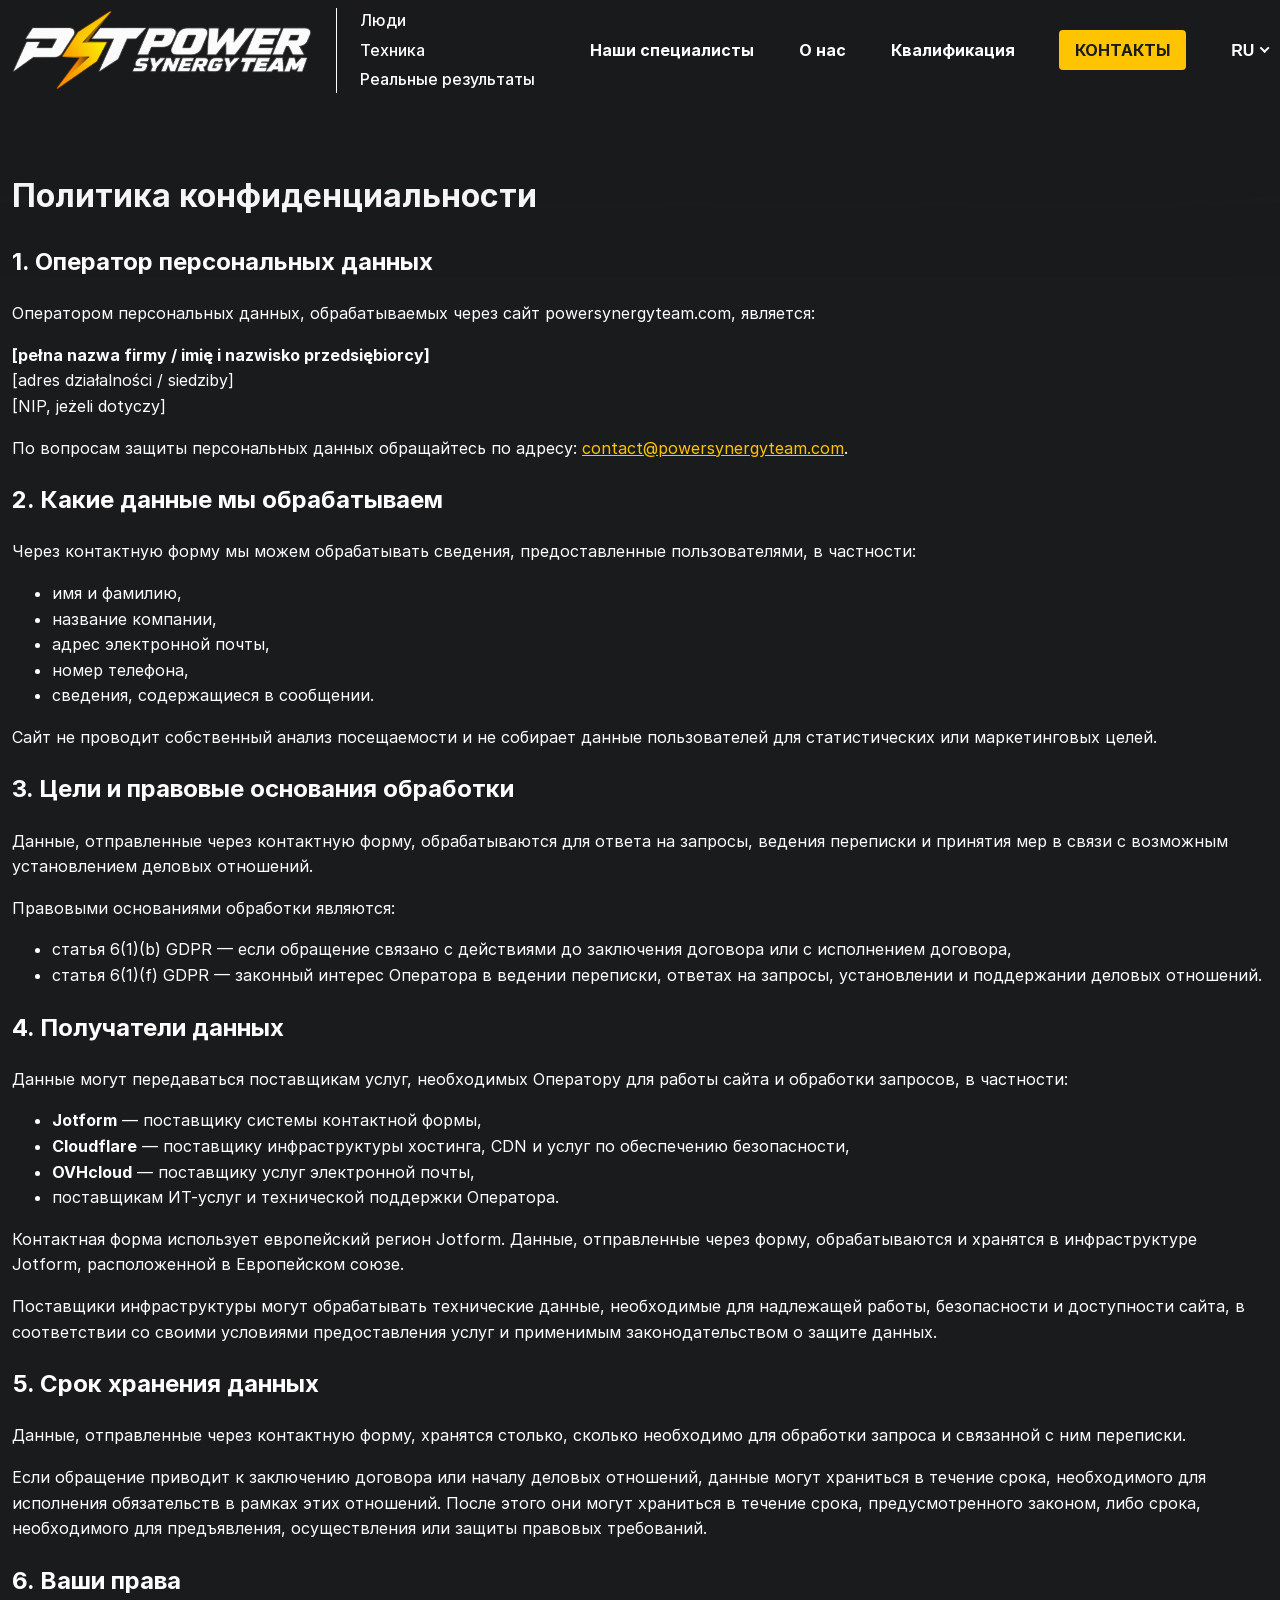
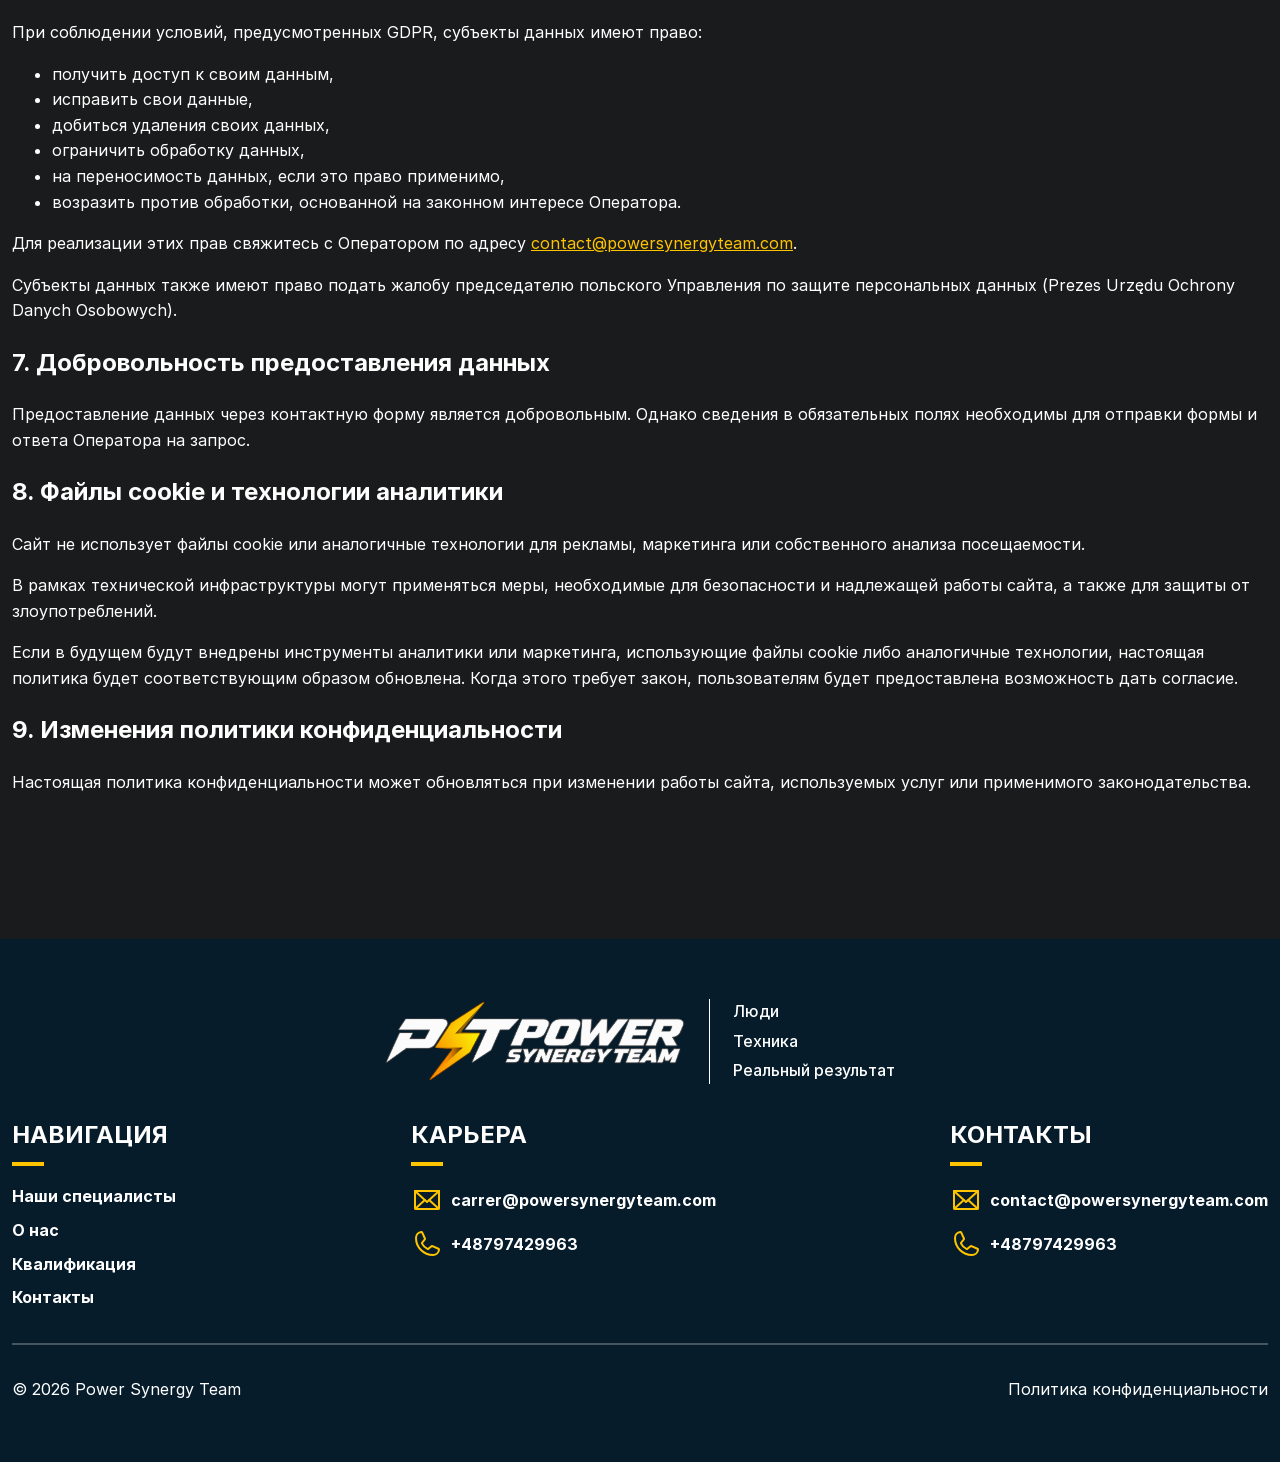
<file: politika-konfidencialnosti.html>
<!doctype html>
<html lang="ru">
<head>
    <meta charset="UTF-8">
    <meta name="viewport" content="width=device-width, initial-scale=1">

    <title>Политика конфиденциальности — Power Synergy Team</title>
    <meta name="description" content="Политика конфиденциальности сайта Power Synergy Team. Информация об обработке персональных данных, контактной форме и используемых сервисах.">
    <meta name="robots" content="noindex, nofollow, noarchive">
    <meta name="author" content="Power Synergy Team">

    <link rel="icon" type="image/png" href="/favicon/favicon-96x96.png" sizes="96x96">
    <link rel="icon" type="image/svg+xml" href="/favicon/favicon.svg">
    <link rel="shortcut icon" href="/favicon/favicon.ico">
    <link rel="apple-touch-icon" sizes="180x180" href="/favicon/apple-touch-icon.png">
    <link rel="manifest" href="/favicon/site.webmanifest">

    <meta name="theme-color" content="#061C2B">

    <link rel="canonical" href="https://powersynergyteam.com/politika-konfidencialnosti">

    <link rel="alternate" hreflang="x-default" href="https://powersynergyteam.com/polityka-prywatnosci">
    <link rel="alternate" hreflang="pl" href="https://powersynergyteam.com/polityka-prywatnosci">
    <link rel="alternate" hreflang="en" href="https://powersynergyteam.com/privacy">
    <link rel="alternate" hreflang="de" href="https://powersynergyteam.com/datenschutz">
    <link rel="alternate" hreflang="nl-NL" href="https://powersynergyteam.com/privacybeleid">
    <link rel="alternate" hreflang="fr" href="https://powersynergyteam.com/politique-de-confidentialite">
    <link rel="alternate" hreflang="ru" href="https://powersynergyteam.com/politika-konfidencialnosti">

    <meta property="og:type" content="website">
    <meta property="og:site_name" content="Power Synergy Team">
    <meta property="og:title" content="Политика конфиденциальности — Power Synergy Team">
    <meta property="og:description" content="Информация об обработке персональных данных и защите конфиденциальности на сайте Power Synergy Team.">
    <meta property="og:url" content="https://powersynergyteam.com/politika-konfidencialnosti">
    <meta property="og:locale" content="ru_RU">
    <meta property="og:image" content="https://powersynergyteam.com/images/og.jpg">
    <meta property="og:image:secure_url" content="https://powersynergyteam.com/images/og.jpg">
    <meta property="og:image:type" content="image/jpeg">
    <meta property="og:image:width" content="1200">
    <meta property="og:image:height" content="630">
    <meta property="og:image:alt" content="Power Synergy Team">

    <meta name="twitter:card" content="summary_large_image">
    <meta name="twitter:title" content="Политика конфиденциальности — Power Synergy Team">
    <meta name="twitter:description" content="Информация об обработке персональных данных и защите конфиденциальности на сайте Power Synergy Team.">
    <meta name="twitter:image" content="https://powersynergyteam.com/images/og.jpg">

    <link rel="stylesheet" href="css/privacy.css?v=2026092402">

    <script type="application/ld+json">
        {
            "@context": "https://schema.org",
            "@type": "Organization",
            "name": "Power Synergy Team",
            "@id": "https://powersynergyteam.com/#organization",
            "url": "https://powersynergyteam.com/",
            "logo": {
                "@type": "ImageObject",
                "url": "https://powersynergyteam.com/images/logo-data.png",
                "width": 1000,
                "height": 272
            },
            "image": {
                "@type": "ImageObject",
                "url": "https://powersynergyteam.com/images/og.jpg",
                "width": 1200,
                "height": 630
            },
            "email": "contact@powersynergyteam.com",
            "telephone": "+48797429963"
        }
    </script>
</head>
<body>
<header class="header">
    <div class="header__container container">
        <div class="header-logo">
            <a href="/ru/"><img class="header-logo__img img" src="images/logo.png" alt="Power Synergy Team" loading="eager" fetchpriority="high"></a>
            <div class="header-logo__text">
                <span>Люди</span>
                <span>Техника</span>
                <span>Реальные результаты</span>
            </div>
        </div>
        <div class="header__burger" id="header-navigation">
            <ul class="header-menu">
                <li class="header-menu__item">
                    <a href="/ru/#specialists">Наши специалисты</a>
                </li>
                <li class="header-menu__item">
                    <a href="/ru/#about">О нас</a>
                </li>
                <li class="header-menu__item">
                    <a href="/ru/#qualifications">Квалификация</a>
                </li>
                <li class="header-menu__item header-menu__item--contact">
                    <a href="/ru/#contact">Контакты</a>
                </li>
            </ul>
            <div class="header__language">
                <button class="header__language-active" type="button" aria-expanded="false" aria-controls="language-list" data-language="Язык: ">RU</button>
                <div class="header__languages" id="language-list" data-back="Назад">
                    <a href="/polityka-prywatnosci" class="header__languages-item" title="Polski" aria-label="Polski">Polski</a>
                    <a href="/datenschutz" class="header__languages-item" title="Deutsch" aria-label="Deutsch">Deutsch</a>
                    <a href="/privacy" class="header__languages-item" title="English" aria-label="English">English</a>
                    <a href="/privacybeleid" class="header__languages-item" title="Nederlands" aria-label="Nederlands">Nederlands</a>
                    <a href="/politique-de-confidentialite" class="header__languages-item" title="Français" aria-label="Français">Français</a>
                    <a href="/politika-konfidencialnosti" class="header__languages-item active" title="Русский" aria-label="Русский" aria-current="page">Русский</a>
                </div>
            </div>
        </div>
        <button class="header__burger-btn" type="button" aria-label="Меню" aria-expanded="false" aria-controls="header-navigation">
            <span></span>
            <span></span>
            <span></span>
        </button>
    </div>
</header>
<main class="main container">
    <h1>Политика конфиденциальности</h1>

    <h2>1. Оператор персональных данных</h2>

    <p>Оператором персональных данных, обрабатываемых через сайт powersynergyteam.com, является:</p>

    <p>
        <strong>[pełna nazwa firmy / imię i nazwisko przedsiębiorcy]</strong><br>
        [adres działalności / siedziby]<br>
        [NIP, jeżeli dotyczy]
    </p>

    <p>По вопросам защиты персональных данных обращайтесь по адресу: <a href="mailto:contact@powersynergyteam.com">contact@powersynergyteam.com</a>.</p>

    <h2>2. Какие данные мы обрабатываем</h2>

    <p>Через контактную форму мы можем обрабатывать сведения, предоставленные пользователями, в частности:</p>

    <ul>
        <li>имя и фамилию,</li>
        <li>название компании,</li>
        <li>адрес электронной почты,</li>
        <li>номер телефона,</li>
        <li>сведения, содержащиеся в сообщении.</li>
    </ul>

    <p>Сайт не проводит собственный анализ посещаемости и не собирает данные пользователей для статистических или маркетинговых целей.</p>

    <h2>3. Цели и правовые основания обработки</h2>

    <p>Данные, отправленные через контактную форму, обрабатываются для ответа на запросы, ведения переписки и принятия мер в связи с возможным установлением деловых отношений.</p>

    <p>Правовыми основаниями обработки являются:</p>

    <ul>
        <li>статья 6(1)(b) GDPR — если обращение связано с действиями до заключения договора или с исполнением договора,</li>
        <li>статья 6(1)(f) GDPR — законный интерес Оператора в ведении переписки, ответах на запросы, установлении и поддержании деловых отношений.</li>
    </ul>

    <h2>4. Получатели данных</h2>

    <p>Данные могут передаваться поставщикам услуг, необходимых Оператору для работы сайта и обработки запросов, в частности:</p>

    <ul>
        <li><strong>Jotform</strong> — поставщику системы контактной формы,</li>
        <li><strong>Cloudflare</strong> — поставщику инфраструктуры хостинга, CDN и услуг по обеспечению безопасности,</li>
        <li><strong>OVHcloud</strong> — поставщику услуг электронной почты,</li>
        <li>поставщикам ИТ-услуг и технической поддержки Оператора.</li>
    </ul>

    <p>Контактная форма использует европейский регион Jotform. Данные, отправленные через форму, обрабатываются и хранятся в инфраструктуре Jotform, расположенной в Европейском союзе.</p>

    <p>Поставщики инфраструктуры могут обрабатывать технические данные, необходимые для надлежащей работы, безопасности и доступности сайта, в соответствии со своими условиями предоставления услуг и применимым законодательством о защите данных.</p>

    <h2>5. Срок хранения данных</h2>

    <p>Данные, отправленные через контактную форму, хранятся столько, сколько необходимо для обработки запроса и связанной с ним переписки.</p>

    <p>Если обращение приводит к заключению договора или началу деловых отношений, данные могут храниться в течение срока, необходимого для исполнения обязательств в рамках этих отношений. После этого они могут храниться в течение срока, предусмотренного законом, либо срока, необходимого для предъявления, осуществления или защиты правовых требований.</p>

    <h2>6. Ваши права</h2>

    <p>При соблюдении условий, предусмотренных GDPR, субъекты данных имеют право:</p>

    <ul>
        <li>получить доступ к своим данным,</li>
        <li>исправить свои данные,</li>
        <li>добиться удаления своих данных,</li>
        <li>ограничить обработку данных,</li>
        <li>на переносимость данных, если это право применимо,</li>
        <li>возразить против обработки, основанной на законном интересе Оператора.</li>
    </ul>

    <p>Для реализации этих прав свяжитесь с Оператором по адресу <a href="mailto:contact@powersynergyteam.com">contact@powersynergyteam.com</a>.</p>

    <p>Субъекты данных также имеют право подать жалобу председателю польского Управления по защите персональных данных (Prezes Urzędu Ochrony Danych Osobowych).</p>

    <h2>7. Добровольность предоставления данных</h2>

    <p>Предоставление данных через контактную форму является добровольным. Однако сведения в обязательных полях необходимы для отправки формы и ответа Оператора на запрос.</p>

    <h2>8. Файлы cookie и технологии аналитики</h2>

    <p>Сайт не использует файлы cookie или аналогичные технологии для рекламы, маркетинга или собственного анализа посещаемости.</p>

    <p>В рамках технической инфраструктуры могут применяться меры, необходимые для безопасности и надлежащей работы сайта, а также для защиты от злоупотреблений.</p>

    <p>Если в будущем будут внедрены инструменты аналитики или маркетинга, использующие файлы cookie либо аналогичные технологии, настоящая политика будет соответствующим образом обновлена. Когда этого требует закон, пользователям будет предоставлена возможность дать согласие.</p>

    <h2>9. Изменения политики конфиденциальности</h2>

    <p>Настоящая политика конфиденциальности может обновляться при изменении работы сайта, используемых услуг или применимого законодательства.</p>
</main>

<footer class="footer section-spacing bg-dark">
    <div class="footer__container container">
        <div class="footer__main">
            <div class="footer-logo">
                <img class="footer-logo__img img" src="images/logo.png" alt="Power Synergy Team" loading="eager" fetchpriority="high">
                <div class="footer-logo__text">
                    <span>Люди</span>
                    <span>Техника</span>
                    <span>Реальный результат</span>
                </div>
            </div>

            <div class="footer__nav">
                <h3 class="footer__header">
                    Навигация
                </h3>
                <nav class="footer__nav-list" aria-label="Навигация в нижнем колонтитуле">
                    <a href="/ru/#specialists">Наши специалисты</a>
                    <a href="/ru/#about">О нас</a>
                    <a href="/ru/#qualifications">Квалификация</a>
                    <a href="/ru/#contact">Контакты</a>
                </nav>
            </div>

            <div class="footer__contact">
                <h3 class="footer__header">
                    Карьера
                </h3>
                <a class="footer__contact-item" href="mailto:carrer@powersynergyteam.com">
                    <svg xmlns="http://www.w3.org/2000/svg" viewBox="0 0 256 256"><rect width="256" height="256" fill="none"/><polyline points="224 56 128 144 32 56" fill="none" stroke="currentColor" stroke-linecap="round" stroke-linejoin="round" stroke-width="16"/><path d="M32,56H224a0,0,0,0,1,0,0V192a8,8,0,0,1-8,8H40a8,8,0,0,1-8-8V56A0,0,0,0,1,32,56Z" fill="none" stroke="currentColor" stroke-linecap="round" stroke-linejoin="round" stroke-width="16"/><line x1="110.55" y1="128" x2="34.47" y2="197.74" fill="none" stroke="currentColor" stroke-linecap="round" stroke-linejoin="round" stroke-width="16"/><line x1="221.53" y1="197.74" x2="145.45" y2="128" fill="none" stroke="currentColor" stroke-linecap="round" stroke-linejoin="round" stroke-width="16"/></svg>
                    carrer@powersynergyteam.com
                </a>
                <a class="footer__contact-item" href="tel:+48797429963">
                    <svg xmlns="http://www.w3.org/2000/svg" viewBox="0 0 256 256"><rect width="256" height="256" fill="none"/><path d="M164.39,145.34a8,8,0,0,1,7.59-.69l47.16,21.13a8,8,0,0,1,4.8,8.3A48.33,48.33,0,0,1,176,216,136,136,0,0,1,40,80,48.33,48.33,0,0,1,81.92,32.06a8,8,0,0,1,8.3,4.8l21.13,47.2a8,8,0,0,1-.66,7.53L89.32,117a7.93,7.93,0,0,0-.54,7.81c8.27,16.93,25.77,34.22,42.75,42.41a7.92,7.92,0,0,0,7.83-.59Z" fill="none" stroke="currentColor" stroke-linecap="round" stroke-linejoin="round" stroke-width="16"/></svg>
                    +48797429963
                </a>
            </div>

            <div class="footer__contact">
                <h3 class="footer__header">
                    Контакты
                </h3>
                <a class="footer__contact-item" href="mailto:contact@powersynergyteam.com">
                    <svg xmlns="http://www.w3.org/2000/svg" viewBox="0 0 256 256"><rect width="256" height="256" fill="none"/><polyline points="224 56 128 144 32 56" fill="none" stroke="currentColor" stroke-linecap="round" stroke-linejoin="round" stroke-width="16"/><path d="M32,56H224a0,0,0,0,1,0,0V192a8,8,0,0,1-8,8H40a8,8,0,0,1-8-8V56A0,0,0,0,1,32,56Z" fill="none" stroke="currentColor" stroke-linecap="round" stroke-linejoin="round" stroke-width="16"/><line x1="110.55" y1="128" x2="34.47" y2="197.74" fill="none" stroke="currentColor" stroke-linecap="round" stroke-linejoin="round" stroke-width="16"/><line x1="221.53" y1="197.74" x2="145.45" y2="128" fill="none" stroke="currentColor" stroke-linecap="round" stroke-linejoin="round" stroke-width="16"/></svg>
                    contact@powersynergyteam.com
                </a>
                <a class="footer__contact-item" href="tel:+48797429963">
                    <svg xmlns="http://www.w3.org/2000/svg" viewBox="0 0 256 256"><rect width="256" height="256" fill="none"/><path d="M164.39,145.34a8,8,0,0,1,7.59-.69l47.16,21.13a8,8,0,0,1,4.8,8.3A48.33,48.33,0,0,1,176,216,136,136,0,0,1,40,80,48.33,48.33,0,0,1,81.92,32.06a8,8,0,0,1,8.3,4.8l21.13,47.2a8,8,0,0,1-.66,7.53L89.32,117a7.93,7.93,0,0,0-.54,7.81c8.27,16.93,25.77,34.22,42.75,42.41a7.92,7.92,0,0,0,7.83-.59Z" fill="none" stroke="currentColor" stroke-linecap="round" stroke-linejoin="round" stroke-width="16"/></svg>
                    +48797429963
                </a>
            </div>
        </div>

        <div class="footer__bottom">
            <span>© 2026 Power Synergy Team</span>
            <a href="/politika-konfidencialnosti">Политика конфиденциальности</a>
        </div>
    </div>
</footer>
<script src="js/app.min.js?v=2026092301"></script>
</body>

</html>
</file>
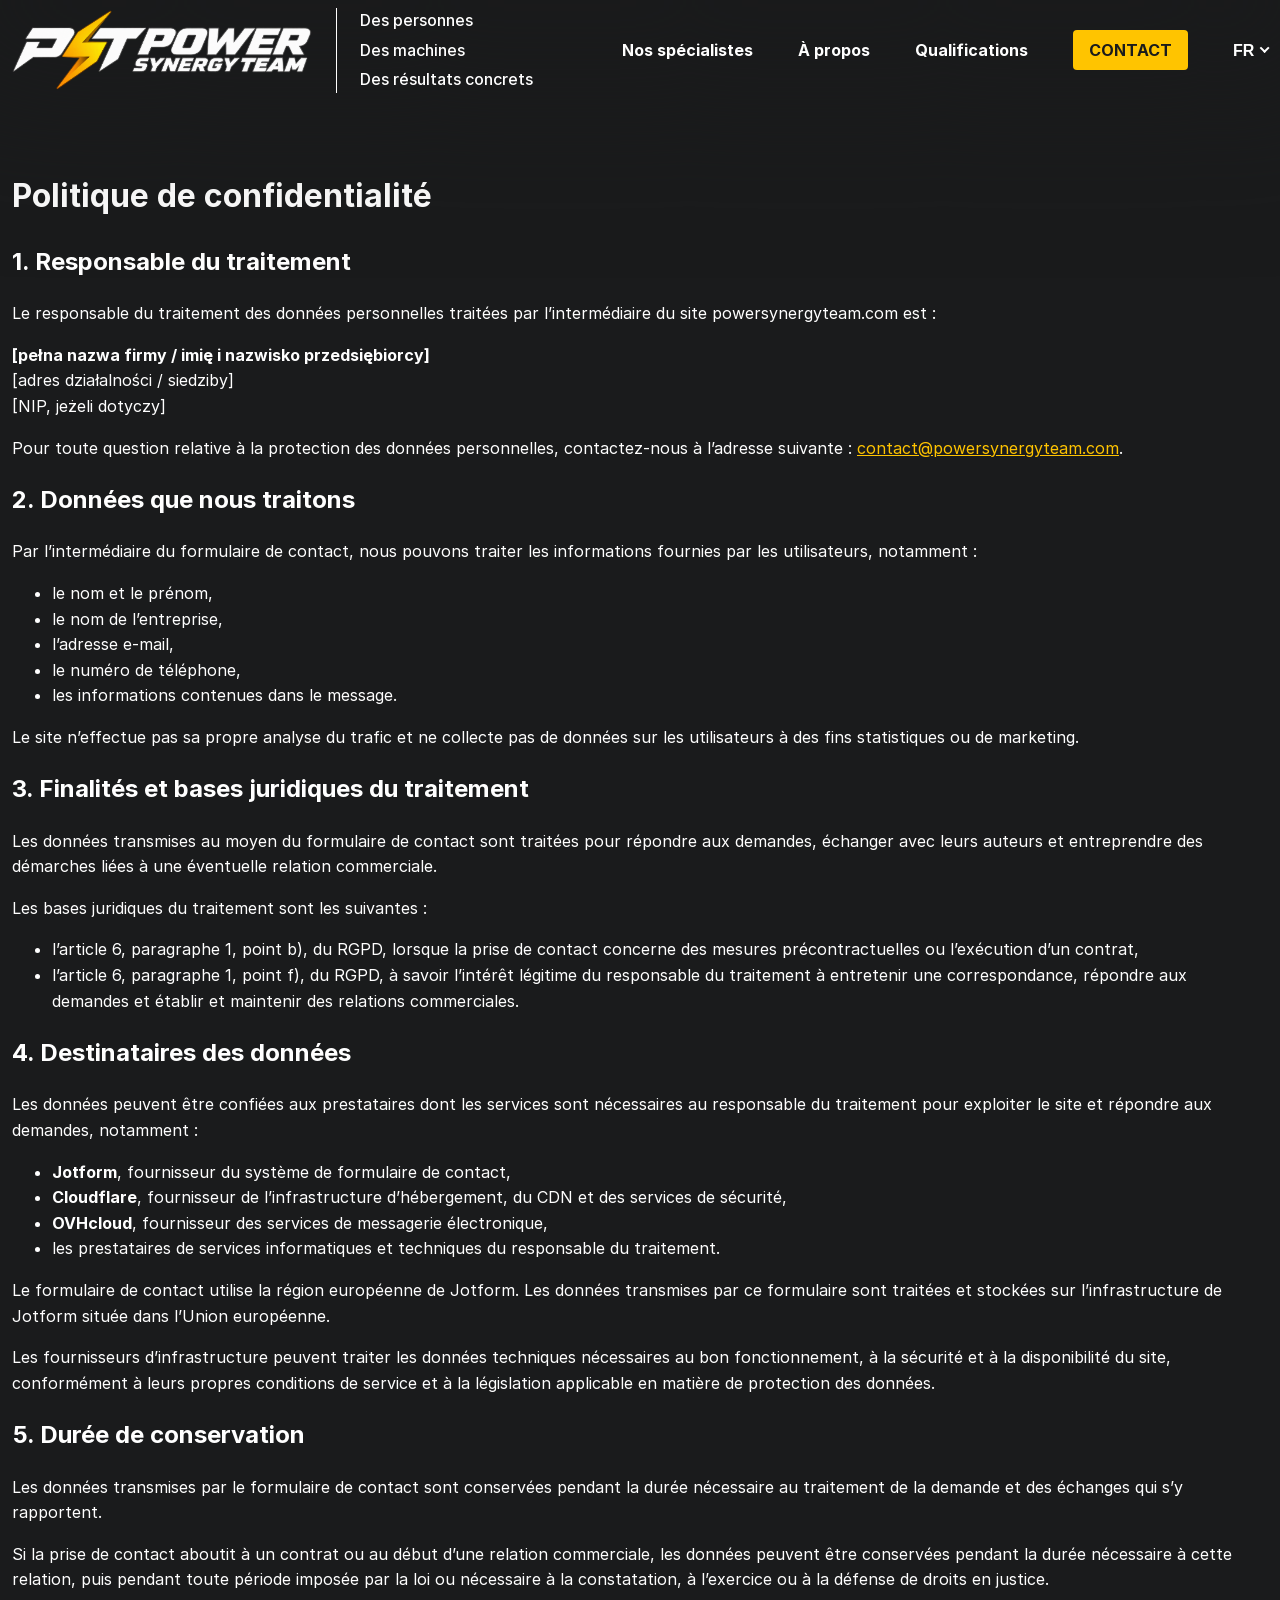
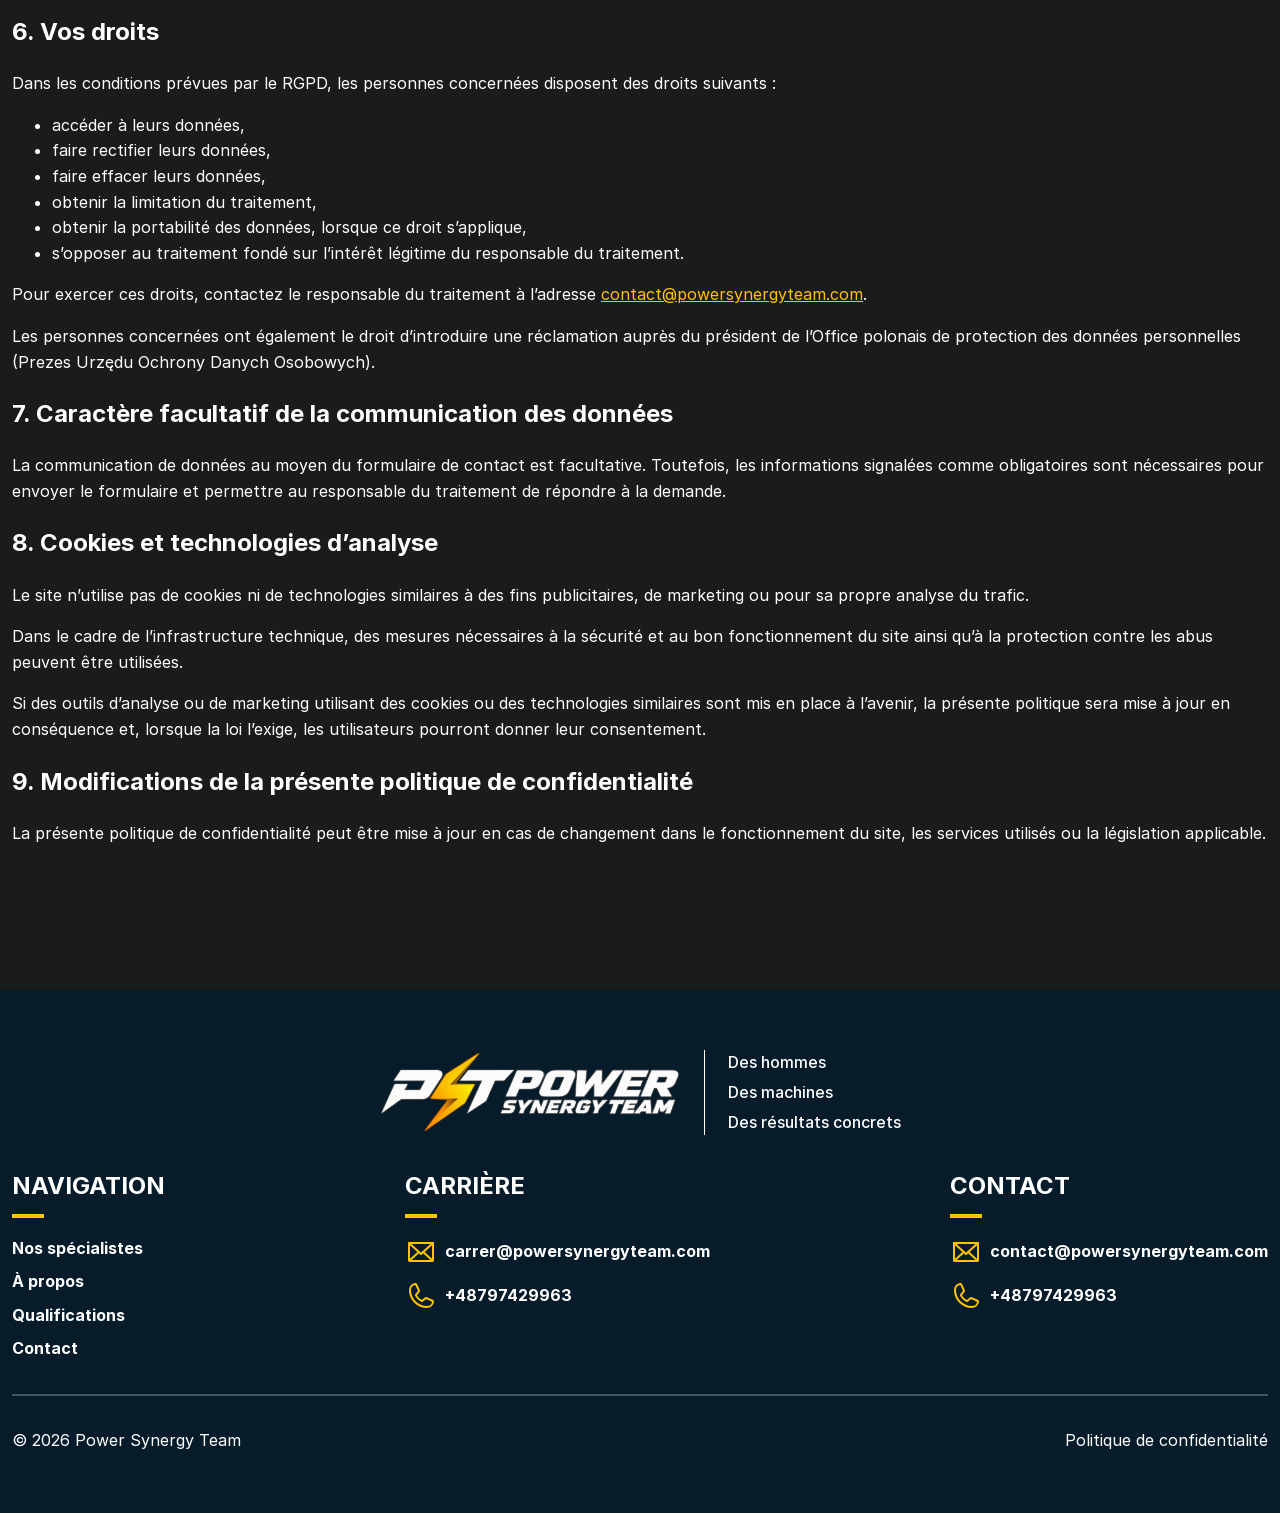
<file: politique-de-confidentialite.html>
<!doctype html>
<html lang="fr">
<head>
    <meta charset="UTF-8">
    <meta name="viewport" content="width=device-width, initial-scale=1">

    <title>Politique de confidentialité - Power Synergy Team</title>
    <meta name="description" content="Politique de confidentialité du site Power Synergy Team. Informations sur le traitement des données personnelles, le formulaire de contact et les services utilisés.">
    <meta name="robots" content="noindex, nofollow, noarchive">
    <meta name="author" content="Power Synergy Team">

    <link rel="icon" type="image/png" href="/favicon/favicon-96x96.png" sizes="96x96">
    <link rel="icon" type="image/svg+xml" href="/favicon/favicon.svg">
    <link rel="shortcut icon" href="/favicon/favicon.ico">
    <link rel="apple-touch-icon" sizes="180x180" href="/favicon/apple-touch-icon.png">
    <link rel="manifest" href="/favicon/site.webmanifest">

    <meta name="theme-color" content="#061C2B">

    <link rel="canonical" href="https://powersynergyteam.com/politique-de-confidentialite">

    <link rel="alternate" hreflang="x-default" href="https://powersynergyteam.com/polityka-prywatnosci">
    <link rel="alternate" hreflang="pl" href="https://powersynergyteam.com/polityka-prywatnosci">
    <link rel="alternate" hreflang="en" href="https://powersynergyteam.com/privacy">
    <link rel="alternate" hreflang="de" href="https://powersynergyteam.com/datenschutz">
    <link rel="alternate" hreflang="nl-NL" href="https://powersynergyteam.com/privacybeleid">
    <link rel="alternate" hreflang="fr" href="https://powersynergyteam.com/politique-de-confidentialite">
    <link rel="alternate" hreflang="ru" href="https://powersynergyteam.com/politika-konfidencialnosti">

    <meta property="og:type" content="website">
    <meta property="og:site_name" content="Power Synergy Team">
    <meta property="og:title" content="Politique de confidentialité - Power Synergy Team">
    <meta property="og:description" content="Informations sur le traitement des données personnelles et la confidentialité sur le site Power Synergy Team.">
    <meta property="og:url" content="https://powersynergyteam.com/politique-de-confidentialite">
    <meta property="og:locale" content="fr_FR">
    <meta property="og:image" content="https://powersynergyteam.com/images/og.jpg">
    <meta property="og:image:secure_url" content="https://powersynergyteam.com/images/og.jpg">
    <meta property="og:image:type" content="image/jpeg">
    <meta property="og:image:width" content="1200">
    <meta property="og:image:height" content="630">
    <meta property="og:image:alt" content="Power Synergy Team">

    <meta name="twitter:card" content="summary_large_image">
    <meta name="twitter:title" content="Politique de confidentialité - Power Synergy Team">
    <meta name="twitter:description" content="Informations sur le traitement des données personnelles et la confidentialité sur le site Power Synergy Team.">
    <meta name="twitter:image" content="https://powersynergyteam.com/images/og.jpg">

    <link rel="stylesheet" href="css/privacy.css?v=2026092402">

    <script type="application/ld+json">
        {
            "@context": "https://schema.org",
            "@type": "Organization",
            "name": "Power Synergy Team",
            "@id": "https://powersynergyteam.com/#organization",
            "url": "https://powersynergyteam.com/",
            "logo": {
                "@type": "ImageObject",
                "url": "https://powersynergyteam.com/images/logo-data.png",
                "width": 1000,
                "height": 272
            },
            "image": {
                "@type": "ImageObject",
                "url": "https://powersynergyteam.com/images/og.jpg",
                "width": 1200,
                "height": 630
            },
            "email": "contact@powersynergyteam.com",
            "telephone": "+48797429963"
        }
    </script>
</head>
<body>
<header class="header">
    <div class="header__container container">
        <div class="header-logo">
            <a href="/fr/"><img class="header-logo__img img" src="images/logo.png" alt="Power Synergy Team" loading="eager" fetchpriority="high"></a>
            <div class="header-logo__text">
                <span>Des personnes</span>
                <span>Des machines</span>
                <span>Des résultats concrets</span>
            </div>
        </div>
        <div class="header__burger" id="header-navigation">
            <ul class="header-menu">
                <li class="header-menu__item">
                    <a href="/fr/#specialists">Nos spécialistes</a>
                </li>
                <li class="header-menu__item">
                    <a href="/fr/#about">À propos</a>
                </li>
                <li class="header-menu__item">
                    <a href="/fr/#qualifications">Qualifications</a>
                </li>
                <li class="header-menu__item header-menu__item--contact">
                    <a href="/fr/#contact">Contact</a>
                </li>
            </ul>
            <div class="header__language">
                <button class="header__language-active" type="button" aria-expanded="false" aria-controls="language-list" data-language="Langue : ">FR</button>
                <div class="header__languages" id="language-list" data-back="Retour">
                    <a href="/polityka-prywatnosci" class="header__languages-item" title="Polski" aria-label="Polski">Polski</a>
                    <a href="/datenschutz" class="header__languages-item" title="Deutsch" aria-label="Deutsch">Deutsch</a>
                    <a href="/privacy" class="header__languages-item" title="English" aria-label="English">English</a>
                    <a href="/privacybeleid" class="header__languages-item" title="Nederlands" aria-label="Nederlands">Nederlands</a>
                    <a href="/politique-de-confidentialite" class="header__languages-item active" title="Français" aria-label="Français" aria-current="page">Français</a>
                    <a href="/politika-konfidencialnosti" class="header__languages-item" title="Русский" aria-label="Русский">Русский</a>
                </div>
            </div>
        </div>
        <button class="header__burger-btn" type="button" aria-label="Menu" aria-expanded="false" aria-controls="header-navigation">
            <span></span>
            <span></span>
            <span></span>
        </button>
    </div>
</header>
<main class="main container">
    <h1>Politique de confidentialité</h1>

    <h2>1. Responsable du traitement</h2>

    <p>Le responsable du traitement des données personnelles traitées par l’intermédiaire du site powersynergyteam.com est :</p>

    <p>
        <strong>[pełna nazwa firmy / imię i nazwisko przedsiębiorcy]</strong><br>
        [adres działalności / siedziby]<br>
        [NIP, jeżeli dotyczy]
    </p>

    <p>Pour toute question relative à la protection des données personnelles, contactez-nous à l’adresse suivante : <a href="mailto:contact@powersynergyteam.com">contact@powersynergyteam.com</a>.</p>

    <h2>2. Données que nous traitons</h2>

    <p>Par l’intermédiaire du formulaire de contact, nous pouvons traiter les informations fournies par les utilisateurs, notamment :</p>

    <ul>
        <li>le nom et le prénom,</li>
        <li>le nom de l’entreprise,</li>
        <li>l’adresse e-mail,</li>
        <li>le numéro de téléphone,</li>
        <li>les informations contenues dans le message.</li>
    </ul>

    <p>Le site n’effectue pas sa propre analyse du trafic et ne collecte pas de données sur les utilisateurs à des fins statistiques ou de marketing.</p>

    <h2>3. Finalités et bases juridiques du traitement</h2>

    <p>Les données transmises au moyen du formulaire de contact sont traitées pour répondre aux demandes, échanger avec leurs auteurs et entreprendre des démarches liées à une éventuelle relation commerciale.</p>

    <p>Les bases juridiques du traitement sont les suivantes :</p>

    <ul>
        <li>l’article 6, paragraphe 1, point b), du RGPD, lorsque la prise de contact concerne des mesures précontractuelles ou l’exécution d’un contrat,</li>
        <li>l’article 6, paragraphe 1, point f), du RGPD, à savoir l’intérêt légitime du responsable du traitement à entretenir une correspondance, répondre aux demandes et établir et maintenir des relations commerciales.</li>
    </ul>

    <h2>4. Destinataires des données</h2>

    <p>Les données peuvent être confiées aux prestataires dont les services sont nécessaires au responsable du traitement pour exploiter le site et répondre aux demandes, notamment :</p>

    <ul>
        <li><strong>Jotform</strong>, fournisseur du système de formulaire de contact,</li>
        <li><strong>Cloudflare</strong>, fournisseur de l’infrastructure d’hébergement, du CDN et des services de sécurité,</li>
        <li><strong>OVHcloud</strong>, fournisseur des services de messagerie électronique,</li>
        <li>les prestataires de services informatiques et techniques du responsable du traitement.</li>
    </ul>

    <p>Le formulaire de contact utilise la région européenne de Jotform. Les données transmises par ce formulaire sont traitées et stockées sur l’infrastructure de Jotform située dans l’Union européenne.</p>

    <p>Les fournisseurs d’infrastructure peuvent traiter les données techniques nécessaires au bon fonctionnement, à la sécurité et à la disponibilité du site, conformément à leurs propres conditions de service et à la législation applicable en matière de protection des données.</p>

    <h2>5. Durée de conservation</h2>

    <p>Les données transmises par le formulaire de contact sont conservées pendant la durée nécessaire au traitement de la demande et des échanges qui s’y rapportent.</p>

    <p>Si la prise de contact aboutit à un contrat ou au début d’une relation commerciale, les données peuvent être conservées pendant la durée nécessaire à cette relation, puis pendant toute période imposée par la loi ou nécessaire à la constatation, à l’exercice ou à la défense de droits en justice.</p>

    <h2>6. Vos droits</h2>

    <p>Dans les conditions prévues par le RGPD, les personnes concernées disposent des droits suivants :</p>

    <ul>
        <li>accéder à leurs données,</li>
        <li>faire rectifier leurs données,</li>
        <li>faire effacer leurs données,</li>
        <li>obtenir la limitation du traitement,</li>
        <li>obtenir la portabilité des données, lorsque ce droit s’applique,</li>
        <li>s’opposer au traitement fondé sur l’intérêt légitime du responsable du traitement.</li>
    </ul>

    <p>Pour exercer ces droits, contactez le responsable du traitement à l’adresse <a href="mailto:contact@powersynergyteam.com">contact@powersynergyteam.com</a>.</p>

    <p>Les personnes concernées ont également le droit d’introduire une réclamation auprès du président de l’Office polonais de protection des données personnelles (Prezes Urzędu Ochrony Danych Osobowych).</p>

    <h2>7. Caractère facultatif de la communication des données</h2>

    <p>La communication de données au moyen du formulaire de contact est facultative. Toutefois, les informations signalées comme obligatoires sont nécessaires pour envoyer le formulaire et permettre au responsable du traitement de répondre à la demande.</p>

    <h2>8. Cookies et technologies d’analyse</h2>

    <p>Le site n’utilise pas de cookies ni de technologies similaires à des fins publicitaires, de marketing ou pour sa propre analyse du trafic.</p>

    <p>Dans le cadre de l’infrastructure technique, des mesures nécessaires à la sécurité et au bon fonctionnement du site ainsi qu’à la protection contre les abus peuvent être utilisées.</p>

    <p>Si des outils d’analyse ou de marketing utilisant des cookies ou des technologies similaires sont mis en place à l’avenir, la présente politique sera mise à jour en conséquence et, lorsque la loi l’exige, les utilisateurs pourront donner leur consentement.</p>

    <h2>9. Modifications de la présente politique de confidentialité</h2>

    <p>La présente politique de confidentialité peut être mise à jour en cas de changement dans le fonctionnement du site, les services utilisés ou la législation applicable.</p>
</main>

<footer class="footer section-spacing bg-dark">
    <div class="footer__container container">
        <div class="footer__main">
            <div class="footer-logo">
                <img class="footer-logo__img img" src="images/logo.png" alt="Power Synergy Team" loading="eager" fetchpriority="high">
                <div class="footer-logo__text">
                    <span>Des hommes</span>
                    <span>Des machines</span>
                    <span>Des résultats concrets</span>
                </div>
            </div>

            <div class="footer__nav">
                <h3 class="footer__header">
                    Navigation
                </h3>
                <nav class="footer__nav-list" aria-label="Navigation du pied de page">
                    <a href="/fr/#specialists">Nos spécialistes</a>
                    <a href="/fr/#about">À propos</a>
                    <a href="/fr/#qualifications">Qualifications</a>
                    <a href="/fr/#contact">Contact</a>
                </nav>
            </div>

            <div class="footer__contact">
                <h3 class="footer__header">
                    Carrière
                </h3>
                <a class="footer__contact-item" href="mailto:carrer@powersynergyteam.com">
                    <svg xmlns="http://www.w3.org/2000/svg" viewBox="0 0 256 256"><rect width="256" height="256" fill="none"/><polyline points="224 56 128 144 32 56" fill="none" stroke="currentColor" stroke-linecap="round" stroke-linejoin="round" stroke-width="16"/><path d="M32,56H224a0,0,0,0,1,0,0V192a8,8,0,0,1-8,8H40a8,8,0,0,1-8-8V56A0,0,0,0,1,32,56Z" fill="none" stroke="currentColor" stroke-linecap="round" stroke-linejoin="round" stroke-width="16"/><line x1="110.55" y1="128" x2="34.47" y2="197.74" fill="none" stroke="currentColor" stroke-linecap="round" stroke-linejoin="round" stroke-width="16"/><line x1="221.53" y1="197.74" x2="145.45" y2="128" fill="none" stroke="currentColor" stroke-linecap="round" stroke-linejoin="round" stroke-width="16"/></svg>
                    carrer@powersynergyteam.com
                </a>
                <a class="footer__contact-item" href="tel:+48797429963">
                    <svg xmlns="http://www.w3.org/2000/svg" viewBox="0 0 256 256"><rect width="256" height="256" fill="none"/><path d="M164.39,145.34a8,8,0,0,1,7.59-.69l47.16,21.13a8,8,0,0,1,4.8,8.3A48.33,48.33,0,0,1,176,216,136,136,0,0,1,40,80,48.33,48.33,0,0,1,81.92,32.06a8,8,0,0,1,8.3,4.8l21.13,47.2a8,8,0,0,1-.66,7.53L89.32,117a7.93,7.93,0,0,0-.54,7.81c8.27,16.93,25.77,34.22,42.75,42.41a7.92,7.92,0,0,0,7.83-.59Z" fill="none" stroke="currentColor" stroke-linecap="round" stroke-linejoin="round" stroke-width="16"/></svg>
                    +48797429963
                </a>
            </div>

            <div class="footer__contact">
                <h3 class="footer__header">
                    Contact
                </h3>
                <a class="footer__contact-item" href="mailto:contact@powersynergyteam.com">
                    <svg xmlns="http://www.w3.org/2000/svg" viewBox="0 0 256 256"><rect width="256" height="256" fill="none"/><polyline points="224 56 128 144 32 56" fill="none" stroke="currentColor" stroke-linecap="round" stroke-linejoin="round" stroke-width="16"/><path d="M32,56H224a0,0,0,0,1,0,0V192a8,8,0,0,1-8,8H40a8,8,0,0,1-8-8V56A0,0,0,0,1,32,56Z" fill="none" stroke="currentColor" stroke-linecap="round" stroke-linejoin="round" stroke-width="16"/><line x1="110.55" y1="128" x2="34.47" y2="197.74" fill="none" stroke="currentColor" stroke-linecap="round" stroke-linejoin="round" stroke-width="16"/><line x1="221.53" y1="197.74" x2="145.45" y2="128" fill="none" stroke="currentColor" stroke-linecap="round" stroke-linejoin="round" stroke-width="16"/></svg>
                    contact@powersynergyteam.com
                </a>
                <a class="footer__contact-item" href="tel:+48797429963">
                    <svg xmlns="http://www.w3.org/2000/svg" viewBox="0 0 256 256"><rect width="256" height="256" fill="none"/><path d="M164.39,145.34a8,8,0,0,1,7.59-.69l47.16,21.13a8,8,0,0,1,4.8,8.3A48.33,48.33,0,0,1,176,216,136,136,0,0,1,40,80,48.33,48.33,0,0,1,81.92,32.06a8,8,0,0,1,8.3,4.8l21.13,47.2a8,8,0,0,1-.66,7.53L89.32,117a7.93,7.93,0,0,0-.54,7.81c8.27,16.93,25.77,34.22,42.75,42.41a7.92,7.92,0,0,0,7.83-.59Z" fill="none" stroke="currentColor" stroke-linecap="round" stroke-linejoin="round" stroke-width="16"/></svg>
                    +48797429963
                </a>
            </div>
        </div>

        <div class="footer__bottom">
            <span>© 2026 Power Synergy Team</span>
            <a href="/politique-de-confidentialite">Politique de confidentialité</a>
        </div>
    </div>
</footer>
<script src="js/app.min.js?v=2026092301"></script>
</body>

</html>
</file>
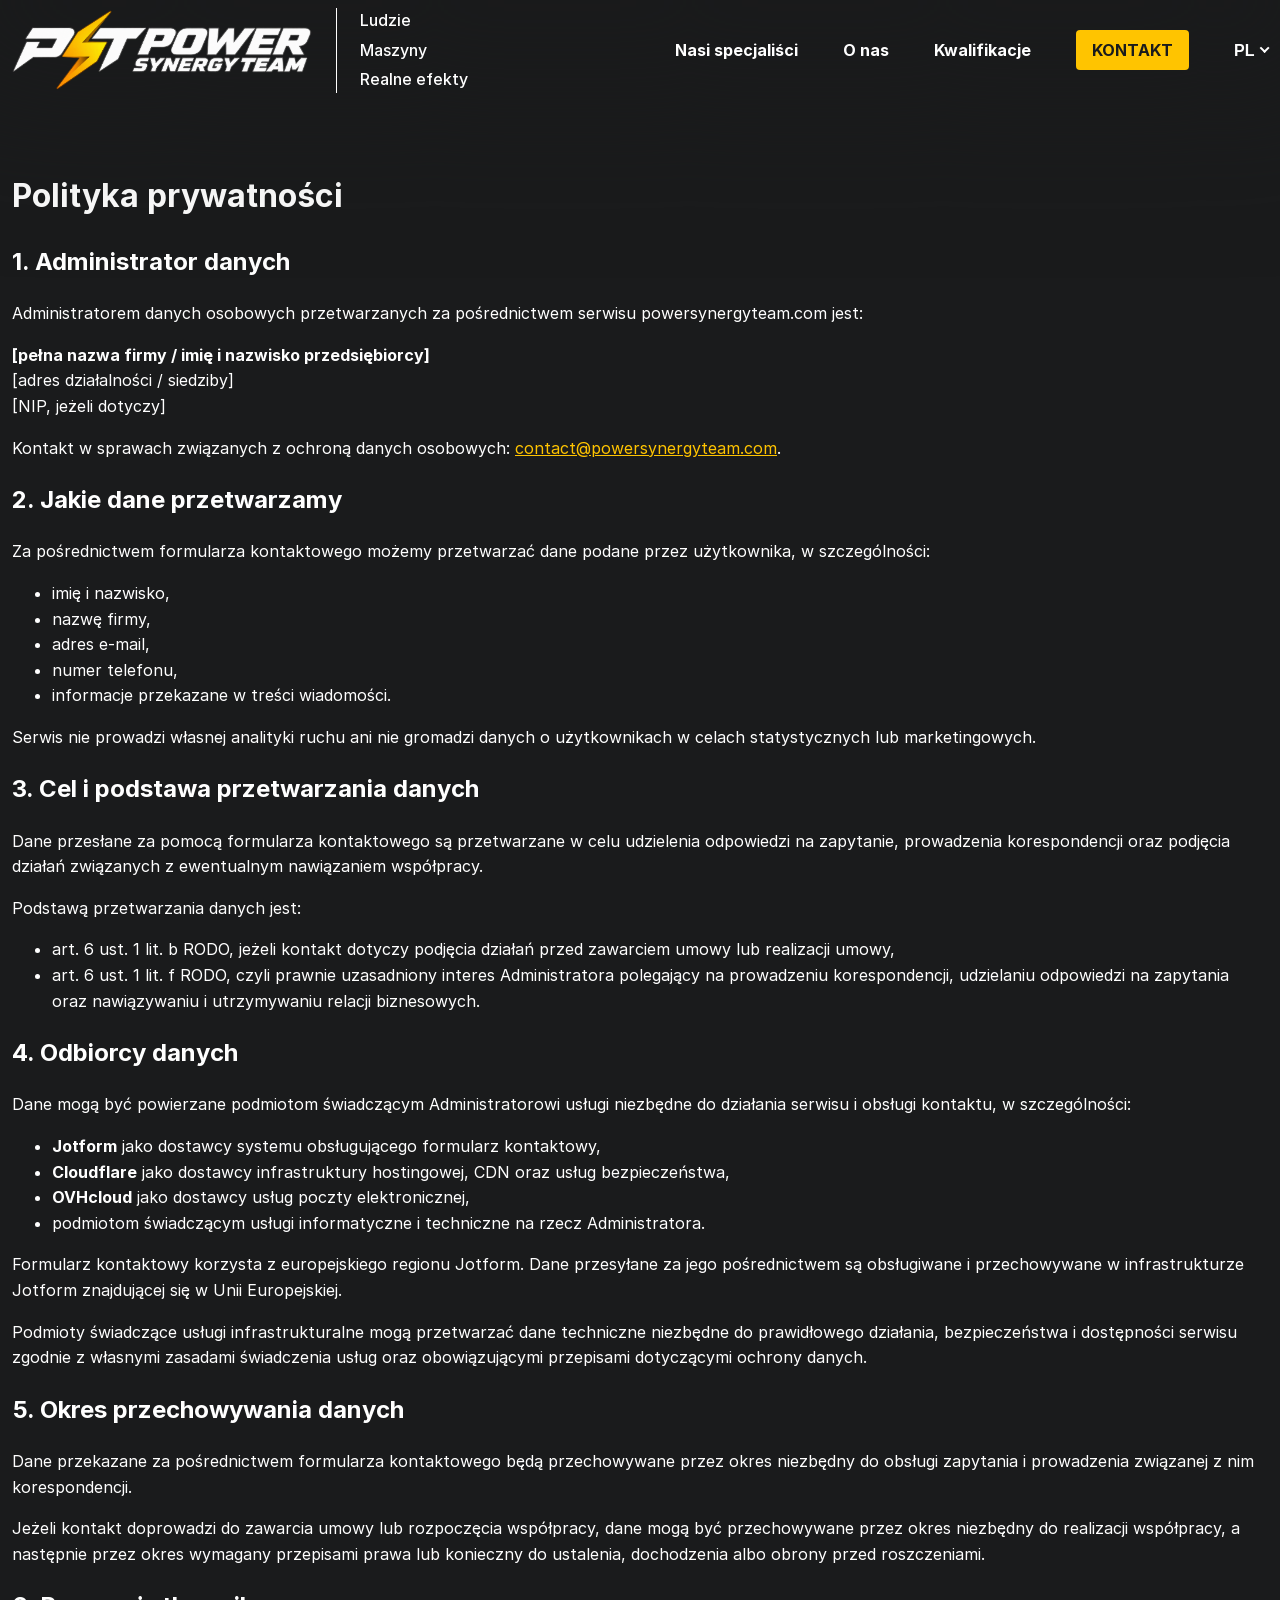
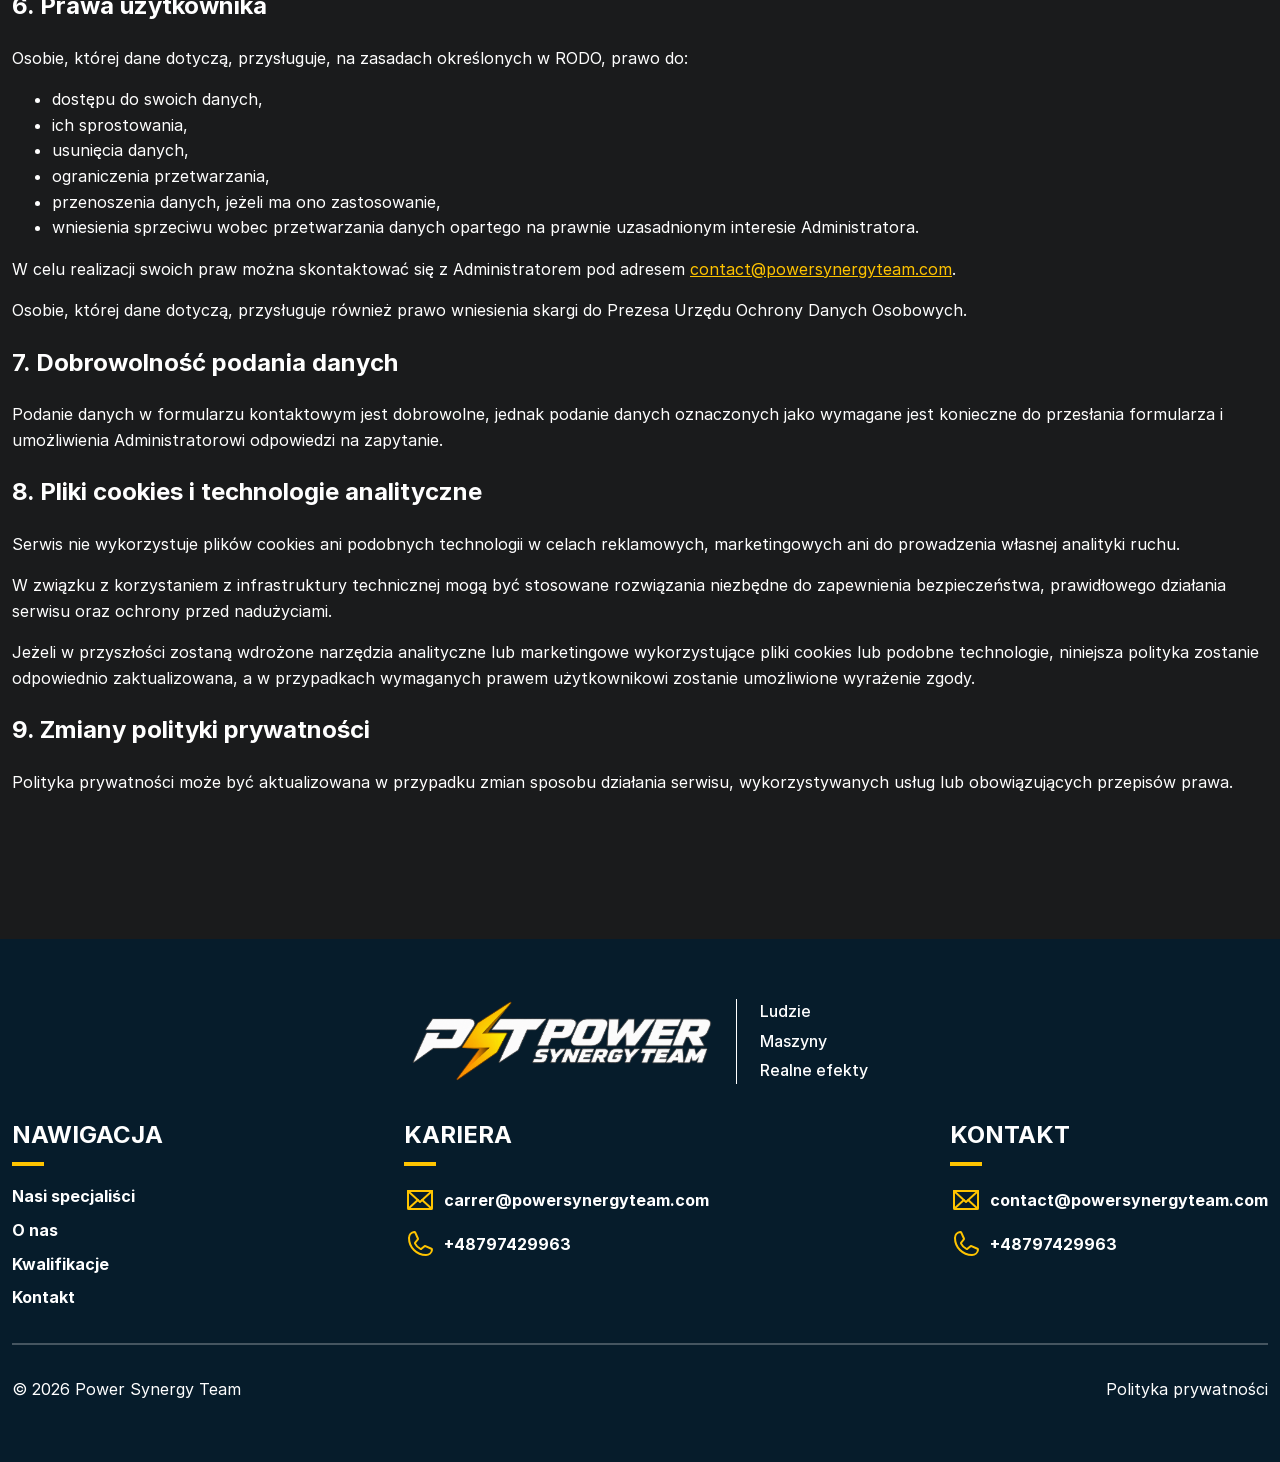
<file: polityka-prywatnosci.html>
<!doctype html>
<html lang="pl">
    <head>
        <meta charset="UTF-8">
        <meta name="viewport" content="width=device-width, initial-scale=1">

        <title>Polityka prywatności - Power Synergy Team</title>
        <meta name="description" content="Polityka prywatności serwisu Power Synergy Team. Informacje o przetwarzaniu danych osobowych, formularzu kontaktowym i wykorzystywanych usługach.">
        <meta name="robots" content="noindex, nofollow, noarchive">
        <meta name="author" content="Power Synergy Team">

        <link rel="icon" type="image/png" href="/favicon/favicon-96x96.png" sizes="96x96">
        <link rel="icon" type="image/svg+xml" href="/favicon/favicon.svg">
        <link rel="shortcut icon" href="/favicon/favicon.ico">
        <link rel="apple-touch-icon" sizes="180x180" href="/favicon/apple-touch-icon.png">
        <link rel="manifest" href="/favicon/site.webmanifest">

        <meta name="theme-color" content="#061C2B">

        <link rel="canonical" href="https://powersynergyteam.com/polityka-prywatnosci">

        <link rel="alternate" hreflang="x-default" href="https://powersynergyteam.com/polityka-prywatnosci">
        <link rel="alternate" hreflang="pl" href="https://powersynergyteam.com/polityka-prywatnosci">
        <link rel="alternate" hreflang="en" href="https://powersynergyteam.com/privacy">
        <link rel="alternate" hreflang="de" href="https://powersynergyteam.com/datenschutz">
        <link rel="alternate" hreflang="nl-NL" href="https://powersynergyteam.com/privacybeleid">
        <link rel="alternate" hreflang="fr" href="https://powersynergyteam.com/politique-de-confidentialite">
        <link rel="alternate" hreflang="ru" href="https://powersynergyteam.com/politika-konfidencialnosti">

        <meta property="og:type" content="website">
        <meta property="og:site_name" content="Power Synergy Team">
        <meta property="og:title" content="Polityka prywatności - Power Synergy Team">
        <meta property="og:description" content="Informacje o przetwarzaniu danych osobowych i zasadach prywatności w serwisie Power Synergy Team.">
        <meta property="og:url" content="https://powersynergyteam.com/polityka-prywatnosci">
        <meta property="og:locale" content="pl_PL">
        <meta property="og:image" content="https://powersynergyteam.com/images/og.jpg">
        <meta property="og:image:secure_url" content="https://powersynergyteam.com/images/og.jpg">
        <meta property="og:image:type" content="image/jpeg">
        <meta property="og:image:width" content="1200">
        <meta property="og:image:height" content="630">
        <meta property="og:image:alt" content="Power Synergy Team">

        <meta name="twitter:card" content="summary_large_image">
        <meta name="twitter:title" content="Polityka prywatności - Power Synergy Team">
        <meta name="twitter:description" content="Informacje o przetwarzaniu danych osobowych i zasadach prywatności w serwisie Power Synergy Team.">
        <meta name="twitter:image" content="https://powersynergyteam.com/images/og.jpg">

    <link rel="stylesheet" href="css/privacy.css?v=2026092402">

        <script type="application/ld+json">
            {
                "@context": "https://schema.org",
                "@type": "Organization",
                "name": "Power Synergy Team",
                "@id": "https://powersynergyteam.com/#organization",
                "url": "https://powersynergyteam.com/",
                "logo": {
                    "@type": "ImageObject",
                    "url": "https://powersynergyteam.com/images/logo-data.png",
                    "width": 1000,
                    "height": 272
                },
                "image": {
                    "@type": "ImageObject",
                    "url": "https://powersynergyteam.com/images/og.jpg",
                    "width": 1200,
                    "height": 630
                },
                "email": "contact@powersynergyteam.com",
                "telephone": "+48797429963"
            }
        </script>
    </head>
<body>
    <header class="header">
        <div class="header__container container">
            <div class="header-logo">
                <a href="/">
                    <img class="header-logo__img img" src="images/logo.png" alt="Power Synergy Team" loading="eager" fetchpriority="high">
                </a>
                <div class="header-logo__text">
                    <span>Ludzie</span>
                    <span>Maszyny</span>
                    <span>Realne efekty</span>
                </div>
            </div>
            <div class="header__burger" id="header-navigation">
                <ul class="header-menu">
                    <li class="header-menu__item">
                        <a href="/#specialists">
                            Nasi specjaliści
                        </a>
                    </li>
                    <li class="header-menu__item">
                        <a href="/#about">
                            O nas
                        </a>
                    </li>
                    <li class="header-menu__item">
                        <a href="/#qualifications">
                            Kwalifikacje
                        </a>
                    </li>
                    <li class="header-menu__item header-menu__item--contact">
                        <a href="/#contact">
                            Kontakt
                        </a>
                    </li>
                </ul>
                <div class="header__language">
                    <button class="header__language-active" type="button" aria-expanded="false" aria-controls="language-list" data-language="Język: ">PL</button>
                    <div class="header__languages" id="language-list" data-back="Powrót">
                        <a href="/polityka-prywatnosci" class="header__languages-item" title="Polski" aria-label="Polski">Polski</a>
                        <a href="/datenschutz" class="header__languages-item" title="Deutsch" aria-label="Deutsch">Deutsch</a>
                        <a href="/privacy" class="header__languages-item active" title="English" aria-label="English" aria-current="page">English</a>
                        <a href="/privacybeleid" class="header__languages-item" title="Nederlands" aria-label="Nederlands">Nederlands</a>
                        <a href="/politique-de-confidentialite" class="header__languages-item" title="Français" aria-label="Français">Français</a>
                        <a href="/politika-konfidencialnosti" class="header__languages-item" title="Русский" aria-label="Русский">Русский</a>
                    </div>
                </div>
            </div>
            <button class="header__burger-btn" type="button" aria-label="Menu" aria-expanded="false" aria-controls="header-navigation">
                <span></span>
                <span></span>
                <span></span>
            </button>
        </div>
    </header>
    <main class="main container">
        <h1>Polityka prywatności</h1>

        <h2>1. Administrator danych</h2>

        <p>Administratorem danych osobowych przetwarzanych za pośrednictwem serwisu powersynergyteam.com jest:</p>

        <p>
            <strong>[pełna nazwa firmy / imię i nazwisko przedsiębiorcy]</strong><br>
            [adres działalności / siedziby]<br>
            [NIP, jeżeli dotyczy]
        </p>

        <p>Kontakt w sprawach związanych z ochroną danych osobowych: <a href="mailto:contact@powersynergyteam.com">contact@powersynergyteam.com</a>.</p>

        <h2>2. Jakie dane przetwarzamy</h2>

        <p>Za pośrednictwem formularza kontaktowego możemy przetwarzać dane podane przez użytkownika, w szczególności:</p>

        <ul>
            <li>imię i nazwisko,</li>
            <li>nazwę firmy,</li>
            <li>adres e-mail,</li>
            <li>numer telefonu,</li>
            <li>informacje przekazane w treści wiadomości.</li>
        </ul>

        <p>Serwis nie prowadzi własnej analityki ruchu ani nie gromadzi danych o użytkownikach w celach statystycznych lub marketingowych.</p>

        <h2>3. Cel i podstawa przetwarzania danych</h2>

        <p>Dane przesłane za pomocą formularza kontaktowego są przetwarzane w celu udzielenia odpowiedzi na zapytanie, prowadzenia korespondencji oraz podjęcia działań związanych z ewentualnym nawiązaniem współpracy.</p>

        <p>Podstawą przetwarzania danych jest:</p>

        <ul>
            <li>art. 6 ust. 1 lit. b RODO, jeżeli kontakt dotyczy podjęcia działań przed zawarciem umowy lub realizacji umowy,</li>
            <li>art. 6 ust. 1 lit. f RODO, czyli prawnie uzasadniony interes Administratora polegający na prowadzeniu korespondencji, udzielaniu odpowiedzi na zapytania oraz nawiązywaniu i utrzymywaniu relacji biznesowych.</li>
        </ul>

        <h2>4. Odbiorcy danych</h2>

        <p>Dane mogą być powierzane podmiotom świadczącym Administratorowi usługi niezbędne do działania serwisu i obsługi kontaktu, w szczególności:</p>

        <ul>
            <li><strong>Jotform</strong> jako dostawcy systemu obsługującego formularz kontaktowy,</li>
            <li><strong>Cloudflare</strong> jako dostawcy infrastruktury hostingowej, CDN oraz usług bezpieczeństwa,</li>
            <li><strong>OVHcloud</strong> jako dostawcy usług poczty elektronicznej,</li>
            <li>podmiotom świadczącym usługi informatyczne i techniczne na rzecz Administratora.</li>
        </ul>

        <p>Formularz kontaktowy korzysta z europejskiego regionu Jotform. Dane przesyłane za jego pośrednictwem są obsługiwane i przechowywane w infrastrukturze Jotform znajdującej się w Unii Europejskiej.</p>

        <p>Podmioty świadczące usługi infrastrukturalne mogą przetwarzać dane techniczne niezbędne do prawidłowego działania, bezpieczeństwa i dostępności serwisu zgodnie z własnymi zasadami świadczenia usług oraz obowiązującymi przepisami dotyczącymi ochrony danych.</p>

        <h2>5. Okres przechowywania danych</h2>

        <p>Dane przekazane za pośrednictwem formularza kontaktowego będą przechowywane przez okres niezbędny do obsługi zapytania i prowadzenia związanej z nim korespondencji.</p>

        <p>Jeżeli kontakt doprowadzi do zawarcia umowy lub rozpoczęcia współpracy, dane mogą być przechowywane przez okres niezbędny do realizacji współpracy, a następnie przez okres wymagany przepisami prawa lub konieczny do ustalenia, dochodzenia albo obrony przed roszczeniami.</p>

        <h2>6. Prawa użytkownika</h2>

        <p>Osobie, której dane dotyczą, przysługuje, na zasadach określonych w RODO, prawo do:</p>

        <ul>
            <li>dostępu do swoich danych,</li>
            <li>ich sprostowania,</li>
            <li>usunięcia danych,</li>
            <li>ograniczenia przetwarzania,</li>
            <li>przenoszenia danych, jeżeli ma ono zastosowanie,</li>
            <li>wniesienia sprzeciwu wobec przetwarzania danych opartego na prawnie uzasadnionym interesie Administratora.</li>
        </ul>

        <p>W celu realizacji swoich praw można skontaktować się z Administratorem pod adresem <a href="mailto:contact@powersynergyteam.com">contact@powersynergyteam.com</a>.</p>

        <p>Osobie, której dane dotyczą, przysługuje również prawo wniesienia skargi do Prezesa Urzędu Ochrony Danych Osobowych.</p>

        <h2>7. Dobrowolność podania danych</h2>

        <p>Podanie danych w formularzu kontaktowym jest dobrowolne, jednak podanie danych oznaczonych jako wymagane jest konieczne do przesłania formularza i umożliwienia Administratorowi odpowiedzi na zapytanie.</p>

        <h2>8. Pliki cookies i technologie analityczne</h2>

        <p>Serwis nie wykorzystuje plików cookies ani podobnych technologii w celach reklamowych, marketingowych ani do prowadzenia własnej analityki ruchu.</p>

        <p>W związku z korzystaniem z infrastruktury technicznej mogą być stosowane rozwiązania niezbędne do zapewnienia bezpieczeństwa, prawidłowego działania serwisu oraz ochrony przed nadużyciami.</p>

        <p>Jeżeli w przyszłości zostaną wdrożone narzędzia analityczne lub marketingowe wykorzystujące pliki cookies lub podobne technologie, niniejsza polityka zostanie odpowiednio zaktualizowana, a w przypadkach wymaganych prawem użytkownikowi zostanie umożliwione wyrażenie zgody.</p>

        <h2>9. Zmiany polityki prywatności</h2>

        <p>Polityka prywatności może być aktualizowana w przypadku zmian sposobu działania serwisu, wykorzystywanych usług lub obowiązujących przepisów prawa.</p>
    </main>

<footer class="footer section-spacing bg-dark">
    <div class="footer__container container">
        <div class="footer__main">
            <div class="footer-logo">
                <img class="footer-logo__img img" src="images/logo.png" alt="Power Synergy Team" loading="eager" fetchpriority="high">
                <div class="footer-logo__text">
                    <span>Ludzie</span>
                    <span>Maszyny</span>
                    <span>Realne efekty</span>
                </div>
            </div>

            <div class="footer__nav">
                <h3 class="footer__header">
                    Nawigacja
                </h3>
                <nav class="footer__nav-list" aria-label="Nawigacja w stopce">
                    <a href="/#specialists">Nasi specjaliści</a>
                    <a href="/#about">O nas</a>
                    <a href="/#qualifications">Kwalifikacje</a>
                    <a href="/#contact">Kontakt</a>
                </nav>
            </div>

            <div class="footer__contact">
                <h3 class="footer__header">
                    Kariera
                </h3>
                <a class="footer__contact-item" href="mailto:carrer@powersynergyteam.com">
                    <svg xmlns="http://www.w3.org/2000/svg" viewBox="0 0 256 256"><rect width="256" height="256" fill="none"/><polyline points="224 56 128 144 32 56" fill="none" stroke="currentColor" stroke-linecap="round" stroke-linejoin="round" stroke-width="16"/><path d="M32,56H224a0,0,0,0,1,0,0V192a8,8,0,0,1-8,8H40a8,8,0,0,1-8-8V56A0,0,0,0,1,32,56Z" fill="none" stroke="currentColor" stroke-linecap="round" stroke-linejoin="round" stroke-width="16"/><line x1="110.55" y1="128" x2="34.47" y2="197.74" fill="none" stroke="currentColor" stroke-linecap="round" stroke-linejoin="round" stroke-width="16"/><line x1="221.53" y1="197.74" x2="145.45" y2="128" fill="none" stroke="currentColor" stroke-linecap="round" stroke-linejoin="round" stroke-width="16"/></svg>
                    carrer@powersynergyteam.com
                </a>
                <a class="footer__contact-item" href="tel:+48797429963">
                    <svg xmlns="http://www.w3.org/2000/svg" viewBox="0 0 256 256"><rect width="256" height="256" fill="none"/><path d="M164.39,145.34a8,8,0,0,1,7.59-.69l47.16,21.13a8,8,0,0,1,4.8,8.3A48.33,48.33,0,0,1,176,216,136,136,0,0,1,40,80,48.33,48.33,0,0,1,81.92,32.06a8,8,0,0,1,8.3,4.8l21.13,47.2a8,8,0,0,1-.66,7.53L89.32,117a7.93,7.93,0,0,0-.54,7.81c8.27,16.93,25.77,34.22,42.75,42.41a7.92,7.92,0,0,0,7.83-.59Z" fill="none" stroke="currentColor" stroke-linecap="round" stroke-linejoin="round" stroke-width="16"/></svg>
                    +48797429963
                </a>
            </div>

            <div class="footer__contact">
                <h3 class="footer__header">
                    Kontakt
                </h3>
                <a class="footer__contact-item" href="mailto:contact@powersynergyteam.com">
                    <svg xmlns="http://www.w3.org/2000/svg" viewBox="0 0 256 256"><rect width="256" height="256" fill="none"/><polyline points="224 56 128 144 32 56" fill="none" stroke="currentColor" stroke-linecap="round" stroke-linejoin="round" stroke-width="16"/><path d="M32,56H224a0,0,0,0,1,0,0V192a8,8,0,0,1-8,8H40a8,8,0,0,1-8-8V56A0,0,0,0,1,32,56Z" fill="none" stroke="currentColor" stroke-linecap="round" stroke-linejoin="round" stroke-width="16"/><line x1="110.55" y1="128" x2="34.47" y2="197.74" fill="none" stroke="currentColor" stroke-linecap="round" stroke-linejoin="round" stroke-width="16"/><line x1="221.53" y1="197.74" x2="145.45" y2="128" fill="none" stroke="currentColor" stroke-linecap="round" stroke-linejoin="round" stroke-width="16"/></svg>
                    contact@powersynergyteam.com
                </a>
                <a class="footer__contact-item" href="tel:+48797429963">
                    <svg xmlns="http://www.w3.org/2000/svg" viewBox="0 0 256 256"><rect width="256" height="256" fill="none"/><path d="M164.39,145.34a8,8,0,0,1,7.59-.69l47.16,21.13a8,8,0,0,1,4.8,8.3A48.33,48.33,0,0,1,176,216,136,136,0,0,1,40,80,48.33,48.33,0,0,1,81.92,32.06a8,8,0,0,1,8.3,4.8l21.13,47.2a8,8,0,0,1-.66,7.53L89.32,117a7.93,7.93,0,0,0-.54,7.81c8.27,16.93,25.77,34.22,42.75,42.41a7.92,7.92,0,0,0,7.83-.59Z" fill="none" stroke="currentColor" stroke-linecap="round" stroke-linejoin="round" stroke-width="16"/></svg>
                    +48797429963
                </a>
            </div>
        </div>

        <div class="footer__bottom">
            <span>© 2026 Power Synergy Team</span>
            <a href="/polityka-prywatnosci.html">Polityka prywatności</a>
        </div>
    </div>
</footer>
    <script src="js/app.min.js?v=2026092301"></script>
</body>

</html>
</file>
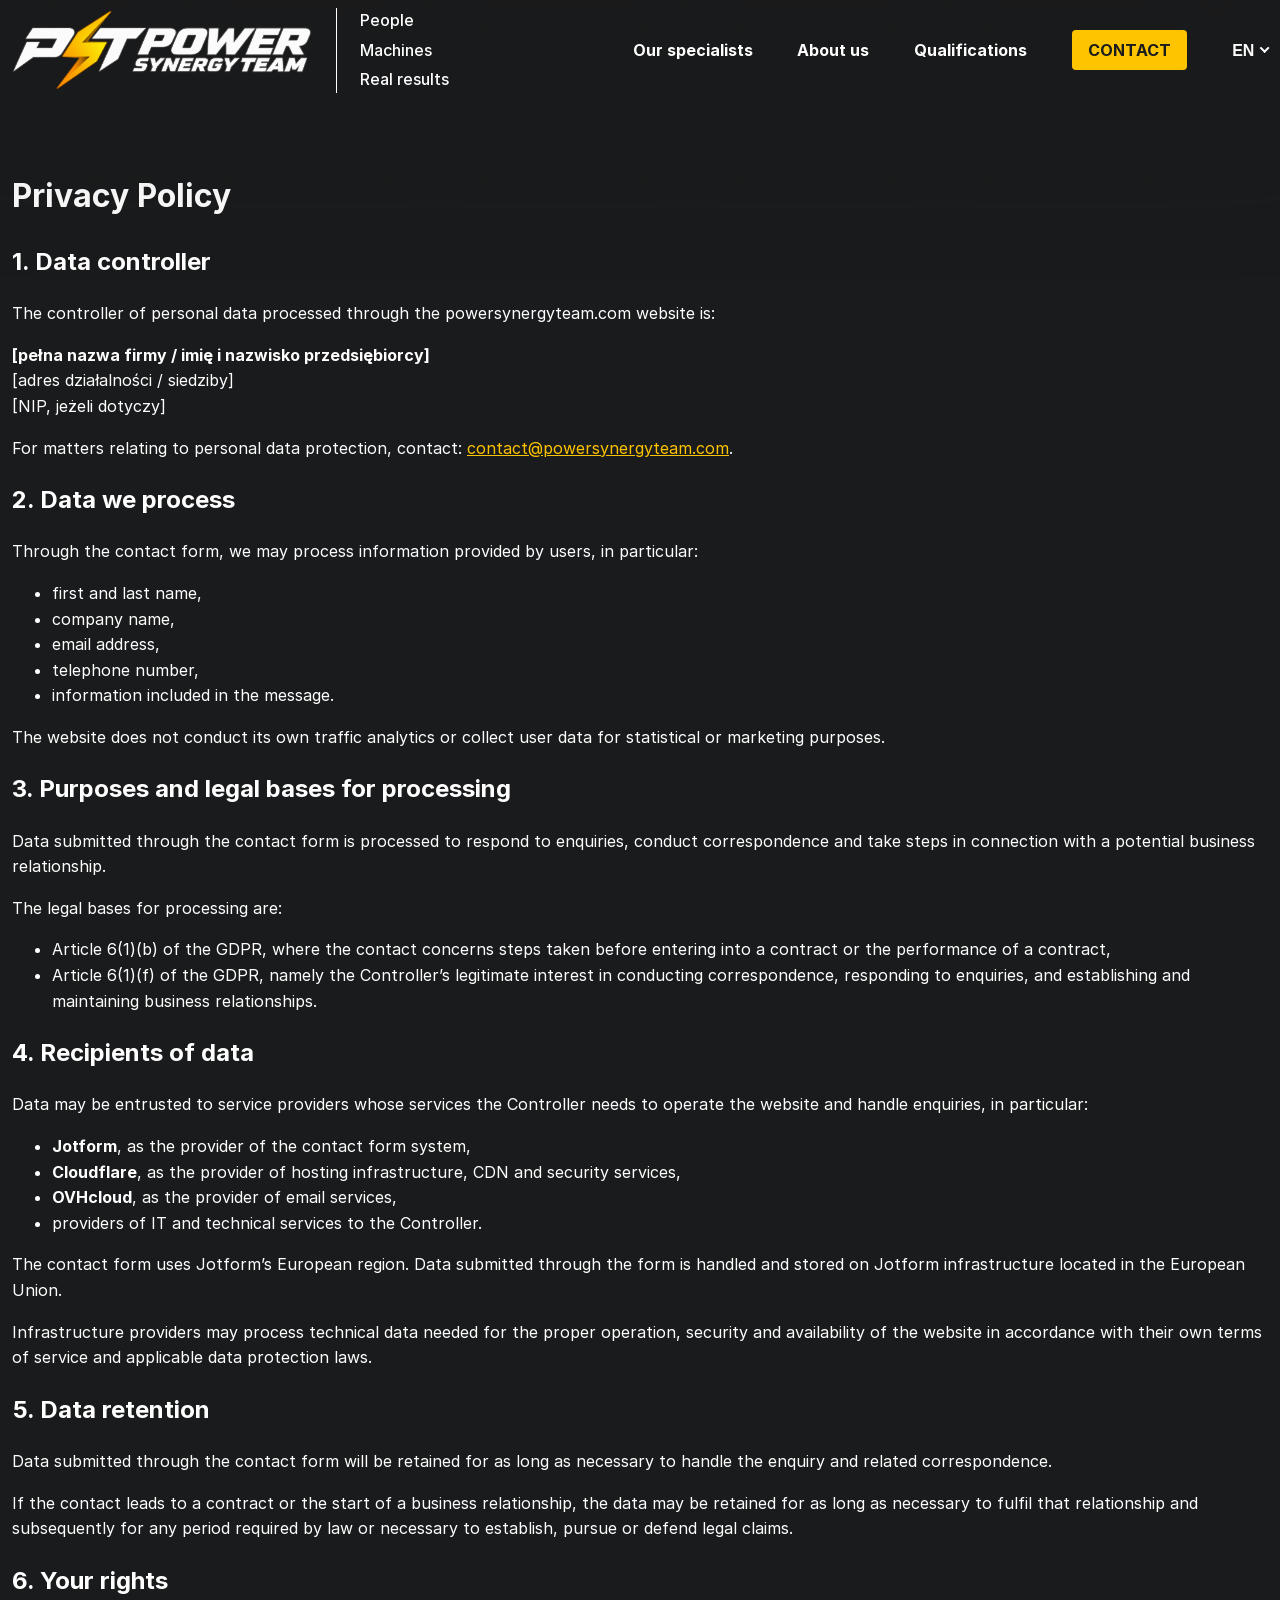
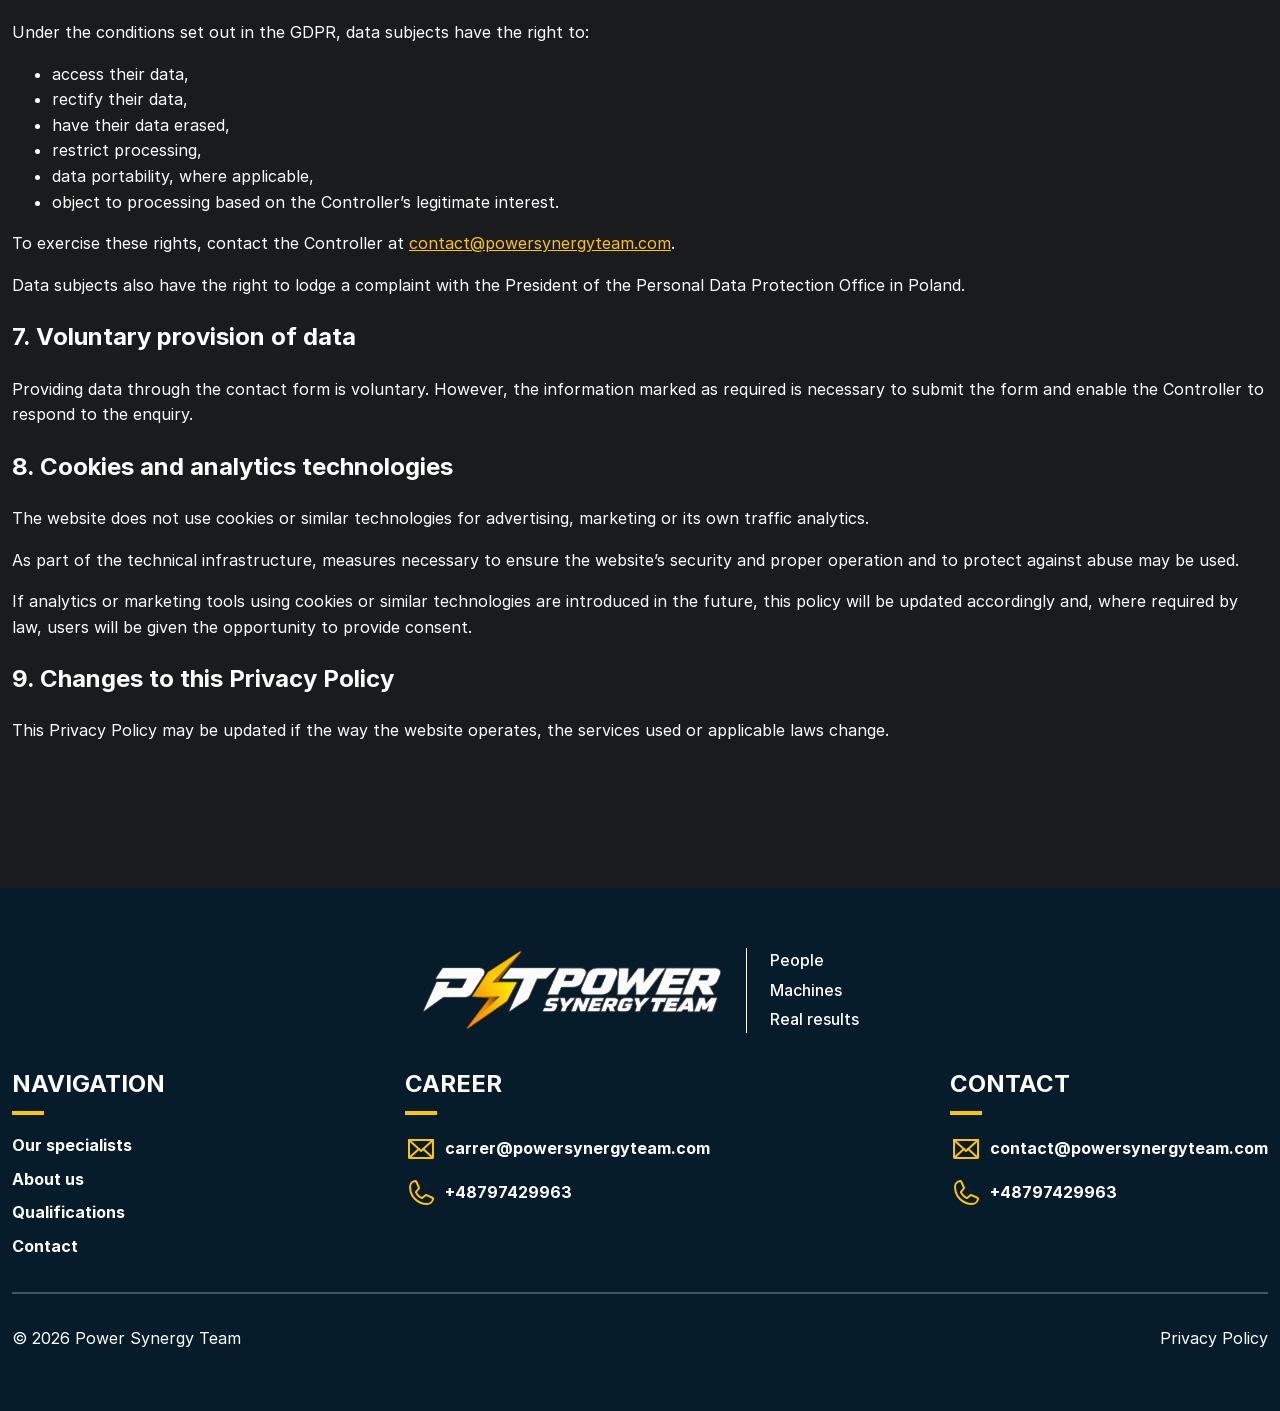
<file: privacy.html>
<!doctype html>
<html lang="en">
<head>
    <meta charset="UTF-8">
    <meta name="viewport" content="width=device-width, initial-scale=1">

    <title>Privacy Policy - Power Synergy Team</title>
    <meta name="description" content="Privacy Policy for the Power Synergy Team website. Information about personal data processing, the contact form and the services used.">
    <meta name="robots" content="noindex, nofollow, noarchive">
    <meta name="author" content="Power Synergy Team">

    <link rel="icon" type="image/png" href="/favicon/favicon-96x96.png" sizes="96x96">
    <link rel="icon" type="image/svg+xml" href="/favicon/favicon.svg">
    <link rel="shortcut icon" href="/favicon/favicon.ico">
    <link rel="apple-touch-icon" sizes="180x180" href="/favicon/apple-touch-icon.png">
    <link rel="manifest" href="/favicon/site.webmanifest">

    <meta name="theme-color" content="#061C2B">

    <link rel="canonical" href="https://powersynergyteam.com/privacy">

    <link rel="alternate" hreflang="x-default" href="https://powersynergyteam.com/polityka-prywatnosci">
    <link rel="alternate" hreflang="pl" href="https://powersynergyteam.com/polityka-prywatnosci">
    <link rel="alternate" hreflang="en" href="https://powersynergyteam.com/privacy">
    <link rel="alternate" hreflang="de" href="https://powersynergyteam.com/datenschutz">
    <link rel="alternate" hreflang="nl-NL" href="https://powersynergyteam.com/privacybeleid">
    <link rel="alternate" hreflang="fr" href="https://powersynergyteam.com/politique-de-confidentialite">
    <link rel="alternate" hreflang="ru" href="https://powersynergyteam.com/politika-konfidencialnosti">

    <meta property="og:type" content="website">
    <meta property="og:site_name" content="Power Synergy Team">
    <meta property="og:title" content="Privacy Policy - Power Synergy Team">
    <meta property="og:description" content="Information about personal data processing and privacy practices on the Power Synergy Team website.">
    <meta property="og:url" content="https://powersynergyteam.com/privacy">
    <meta property="og:locale" content="en_GB">
    <meta property="og:image" content="https://powersynergyteam.com/images/og.jpg">
    <meta property="og:image:secure_url" content="https://powersynergyteam.com/images/og.jpg">
    <meta property="og:image:type" content="image/jpeg">
    <meta property="og:image:width" content="1200">
    <meta property="og:image:height" content="630">
    <meta property="og:image:alt" content="Power Synergy Team">

    <meta name="twitter:card" content="summary_large_image">
    <meta name="twitter:title" content="Privacy Policy - Power Synergy Team">
    <meta name="twitter:description" content="Information about personal data processing and privacy practices on the Power Synergy Team website.">
    <meta name="twitter:image" content="https://powersynergyteam.com/images/og.jpg">

    <link rel="stylesheet" href="css/privacy.css?v=2026092402">

    <script type="application/ld+json">
        {
            "@context": "https://schema.org",
            "@type": "Organization",
            "name": "Power Synergy Team",
            "@id": "https://powersynergyteam.com/#organization",
            "url": "https://powersynergyteam.com/",
            "logo": {
                "@type": "ImageObject",
                "url": "https://powersynergyteam.com/images/logo-data.png",
                "width": 1000,
                "height": 272
            },
            "image": {
                "@type": "ImageObject",
                "url": "https://powersynergyteam.com/images/og.jpg",
                "width": 1200,
                "height": 630
            },
            "email": "contact@powersynergyteam.com",
            "telephone": "+48797429963"
        }
    </script>
</head>
<body>
<header class="header">
    <div class="header__container container">
        <div class="header-logo">
            <a href="/">
                <img class="header-logo__img img" src="images/logo.png" alt="Power Synergy Team" loading="eager" fetchpriority="high">
            </a>
            <div class="header-logo__text">
                <span>People</span>
                <span>Machines</span>
                <span>Real results</span>
            </div>
        </div>
        <div class="header__burger" id="header-navigation">
            <ul class="header-menu">
                <li class="header-menu__item">
                    <a href="/en#specialists">
                        Our specialists
                    </a>
                </li>
                <li class="header-menu__item">
                    <a href="/en#about">
                        About us
                    </a>
                </li>
                <li class="header-menu__item">
                    <a href="/en#qualifications">
                        Qualifications
                    </a>
                </li>
                <li class="header-menu__item header-menu__item--contact">
                    <a href="/en#contact">
                        Contact
                    </a>
                </li>
            </ul>
            <div class="header__language">
                <button class="header__language-active" type="button" aria-expanded="false" aria-controls="language-list" data-language="Language: ">EN</button>
                <div class="header__languages" id="language-list" data-back="Back">
                    <a href="/polityka-prywatnosci" class="header__languages-item" title="Polski" aria-label="Polski">Polski</a>
                    <a href="/datenschutz" class="header__languages-item" title="Deutsch" aria-label="Deutsch">Deutsch</a>
                    <a href="/privacy" class="header__languages-item active" title="English" aria-label="English" aria-current="page">English</a>
                    <a href="/privacybeleid" class="header__languages-item" title="Nederlands" aria-label="Nederlands">Nederlands</a>
                    <a href="/politique-de-confidentialite" class="header__languages-item" title="Français" aria-label="Français">Français</a>
                    <a href="/politika-konfidencialnosti" class="header__languages-item" title="Русский" aria-label="Русский">Русский</a>
                </div>
            </div>
        </div>
        <button class="header__burger-btn" type="button" aria-label="Menu" aria-expanded="false" aria-controls="header-navigation">
            <span></span>
            <span></span>
            <span></span>
        </button>
    </div>
</header>
<main class="main container">
    <h1>Privacy Policy</h1>

    <h2>1. Data controller</h2>

    <p>The controller of personal data processed through the powersynergyteam.com website is:</p>

    <p>
        <strong>[pełna nazwa firmy / imię i nazwisko przedsiębiorcy]</strong><br>
        [adres działalności / siedziby]<br>
        [NIP, jeżeli dotyczy]
    </p>

    <p>For matters relating to personal data protection, contact: <a href="mailto:contact@powersynergyteam.com">contact@powersynergyteam.com</a>.</p>

    <h2>2. Data we process</h2>

    <p>Through the contact form, we may process information provided by users, in particular:</p>

    <ul>
        <li>first and last name,</li>
        <li>company name,</li>
        <li>email address,</li>
        <li>telephone number,</li>
        <li>information included in the message.</li>
    </ul>

    <p>The website does not conduct its own traffic analytics or collect user data for statistical or marketing purposes.</p>

    <h2>3. Purposes and legal bases for processing</h2>

    <p>Data submitted through the contact form is processed to respond to enquiries, conduct correspondence and take steps in connection with a potential business relationship.</p>

    <p>The legal bases for processing are:</p>

    <ul>
        <li>Article 6(1)(b) of the GDPR, where the contact concerns steps taken before entering into a contract or the performance of a contract,</li>
        <li>Article 6(1)(f) of the GDPR, namely the Controller’s legitimate interest in conducting correspondence, responding to enquiries, and establishing and maintaining business relationships.</li>
    </ul>

    <h2>4. Recipients of data</h2>

    <p>Data may be entrusted to service providers whose services the Controller needs to operate the website and handle enquiries, in particular:</p>

    <ul>
        <li><strong>Jotform</strong>, as the provider of the contact form system,</li>
        <li><strong>Cloudflare</strong>, as the provider of hosting infrastructure, CDN and security services,</li>
        <li><strong>OVHcloud</strong>, as the provider of email services,</li>
        <li>providers of IT and technical services to the Controller.</li>
    </ul>

    <p>The contact form uses Jotform’s European region. Data submitted through the form is handled and stored on Jotform infrastructure located in the European Union.</p>

    <p>Infrastructure providers may process technical data needed for the proper operation, security and availability of the website in accordance with their own terms of service and applicable data protection laws.</p>

    <h2>5. Data retention</h2>

    <p>Data submitted through the contact form will be retained for as long as necessary to handle the enquiry and related correspondence.</p>

    <p>If the contact leads to a contract or the start of a business relationship, the data may be retained for as long as necessary to fulfil that relationship and subsequently for any period required by law or necessary to establish, pursue or defend legal claims.</p>

    <h2>6. Your rights</h2>

    <p>Under the conditions set out in the GDPR, data subjects have the right to:</p>

    <ul>
        <li>access their data,</li>
        <li>rectify their data,</li>
        <li>have their data erased,</li>
        <li>restrict processing,</li>
        <li>data portability, where applicable,</li>
        <li>object to processing based on the Controller’s legitimate interest.</li>
    </ul>

    <p>To exercise these rights, contact the Controller at <a href="mailto:contact@powersynergyteam.com">contact@powersynergyteam.com</a>.</p>

    <p>Data subjects also have the right to lodge a complaint with the President of the Personal Data Protection Office in Poland.</p>

    <h2>7. Voluntary provision of data</h2>

    <p>Providing data through the contact form is voluntary. However, the information marked as required is necessary to submit the form and enable the Controller to respond to the enquiry.</p>

    <h2>8. Cookies and analytics technologies</h2>

    <p>The website does not use cookies or similar technologies for advertising, marketing or its own traffic analytics.</p>

    <p>As part of the technical infrastructure, measures necessary to ensure the website’s security and proper operation and to protect against abuse may be used.</p>

    <p>If analytics or marketing tools using cookies or similar technologies are introduced in the future, this policy will be updated accordingly and, where required by law, users will be given the opportunity to provide consent.</p>

    <h2>9. Changes to this Privacy Policy</h2>

    <p>This Privacy Policy may be updated if the way the website operates, the services used or applicable laws change.</p>
</main>

<footer class="footer section-spacing bg-dark">
    <div class="footer__container container">
        <div class="footer__main">
            <div class="footer-logo">
                <img class="footer-logo__img img" src="images/logo.png" alt="Power Synergy Team" loading="eager" fetchpriority="high">
                <div class="footer-logo__text">
                    <span>People</span>
                    <span>Machines</span>
                    <span>Real results</span>
                </div>
            </div>

            <div class="footer__nav">
                <h3 class="footer__header">
                    Navigation
                </h3>
                <nav class="footer__nav-list" aria-label="Footer navigation">
                    <a href="/en#specialists">Our specialists</a>
                    <a href="/en#about">About us</a>
                    <a href="/en#qualifications">Qualifications</a>
                    <a href="/en#contact">Contact</a>
                </nav>
            </div>

            <div class="footer__contact">
                <h3 class="footer__header">
                    Career
                </h3>
                <a class="footer__contact-item" href="mailto:carrer@powersynergyteam.com">
                    <svg xmlns="http://www.w3.org/2000/svg" viewBox="0 0 256 256"><rect width="256" height="256" fill="none"/><polyline points="224 56 128 144 32 56" fill="none" stroke="currentColor" stroke-linecap="round" stroke-linejoin="round" stroke-width="16"/><path d="M32,56H224a0,0,0,0,1,0,0V192a8,8,0,0,1-8,8H40a8,8,0,0,1-8-8V56A0,0,0,0,1,32,56Z" fill="none" stroke="currentColor" stroke-linecap="round" stroke-linejoin="round" stroke-width="16"/><line x1="110.55" y1="128" x2="34.47" y2="197.74" fill="none" stroke="currentColor" stroke-linecap="round" stroke-linejoin="round" stroke-width="16"/><line x1="221.53" y1="197.74" x2="145.45" y2="128" fill="none" stroke="currentColor" stroke-linecap="round" stroke-linejoin="round" stroke-width="16"/></svg>
                    carrer@powersynergyteam.com
                </a>
                <a class="footer__contact-item" href="tel:+48797429963">
                    <svg xmlns="http://www.w3.org/2000/svg" viewBox="0 0 256 256"><rect width="256" height="256" fill="none"/><path d="M164.39,145.34a8,8,0,0,1,7.59-.69l47.16,21.13a8,8,0,0,1,4.8,8.3A48.33,48.33,0,0,1,176,216,136,136,0,0,1,40,80,48.33,48.33,0,0,1,81.92,32.06a8,8,0,0,1,8.3,4.8l21.13,47.2a8,8,0,0,1-.66,7.53L89.32,117a7.93,7.93,0,0,0-.54,7.81c8.27,16.93,25.77,34.22,42.75,42.41a7.92,7.92,0,0,0,7.83-.59Z" fill="none" stroke="currentColor" stroke-linecap="round" stroke-linejoin="round" stroke-width="16"/></svg>
                    +48797429963
                </a>
            </div>

            <div class="footer__contact">
                <h3 class="footer__header">
                    Contact
                </h3>
                <a class="footer__contact-item" href="mailto:contact@powersynergyteam.com">
                    <svg xmlns="http://www.w3.org/2000/svg" viewBox="0 0 256 256"><rect width="256" height="256" fill="none"/><polyline points="224 56 128 144 32 56" fill="none" stroke="currentColor" stroke-linecap="round" stroke-linejoin="round" stroke-width="16"/><path d="M32,56H224a0,0,0,0,1,0,0V192a8,8,0,0,1-8,8H40a8,8,0,0,1-8-8V56A0,0,0,0,1,32,56Z" fill="none" stroke="currentColor" stroke-linecap="round" stroke-linejoin="round" stroke-width="16"/><line x1="110.55" y1="128" x2="34.47" y2="197.74" fill="none" stroke="currentColor" stroke-linecap="round" stroke-linejoin="round" stroke-width="16"/><line x1="221.53" y1="197.74" x2="145.45" y2="128" fill="none" stroke="currentColor" stroke-linecap="round" stroke-linejoin="round" stroke-width="16"/></svg>
                    contact@powersynergyteam.com
                </a>
                <a class="footer__contact-item" href="tel:+48797429963">
                    <svg xmlns="http://www.w3.org/2000/svg" viewBox="0 0 256 256"><rect width="256" height="256" fill="none"/><path d="M164.39,145.34a8,8,0,0,1,7.59-.69l47.16,21.13a8,8,0,0,1,4.8,8.3A48.33,48.33,0,0,1,176,216,136,136,0,0,1,40,80,48.33,48.33,0,0,1,81.92,32.06a8,8,0,0,1,8.3,4.8l21.13,47.2a8,8,0,0,1-.66,7.53L89.32,117a7.93,7.93,0,0,0-.54,7.81c8.27,16.93,25.77,34.22,42.75,42.41a7.92,7.92,0,0,0,7.83-.59Z" fill="none" stroke="currentColor" stroke-linecap="round" stroke-linejoin="round" stroke-width="16"/></svg>
                    +48797429963
                </a>
            </div>
        </div>

        <div class="footer__bottom">
            <span>© 2026 Power Synergy Team</span>
            <a href="/privacy">Privacy Policy</a>
        </div>
    </div>
</footer>
<script src="js/app.min.js?v=2026092301"></script>
</body>

</html>
</file>
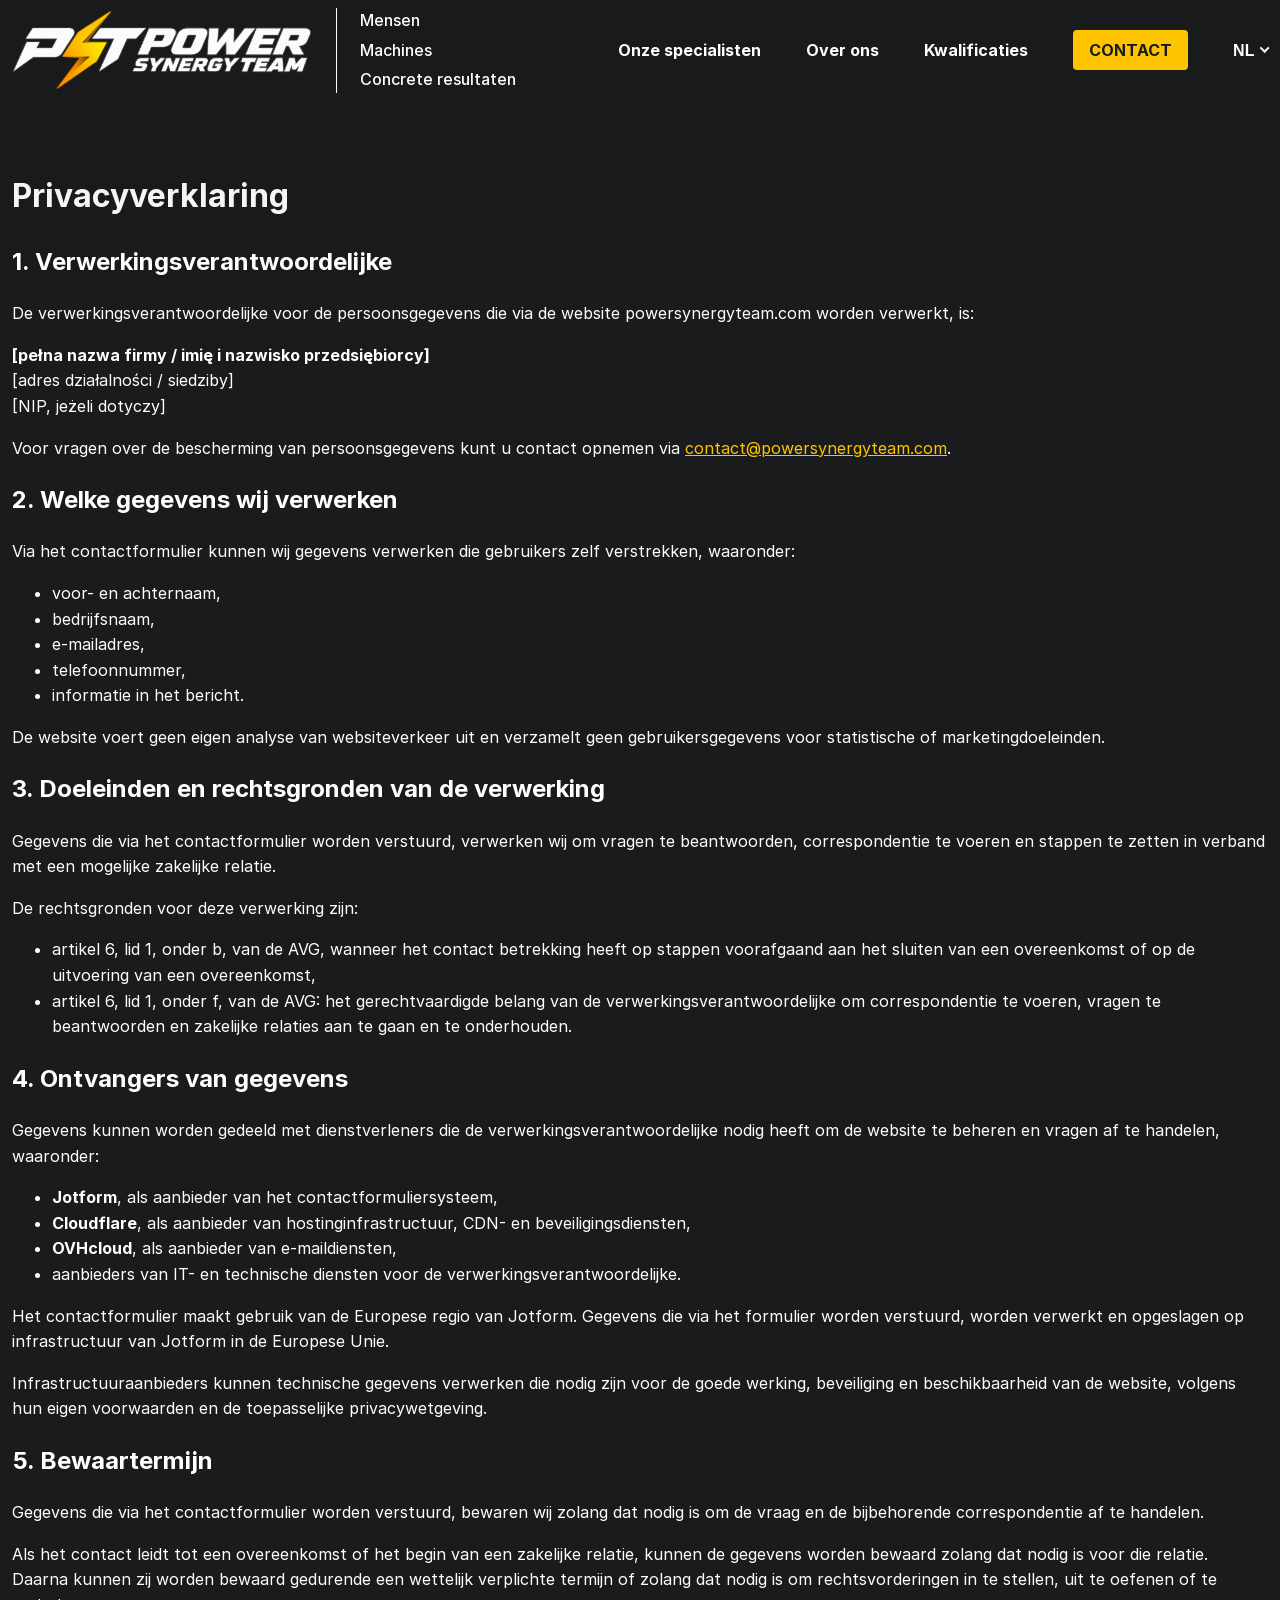
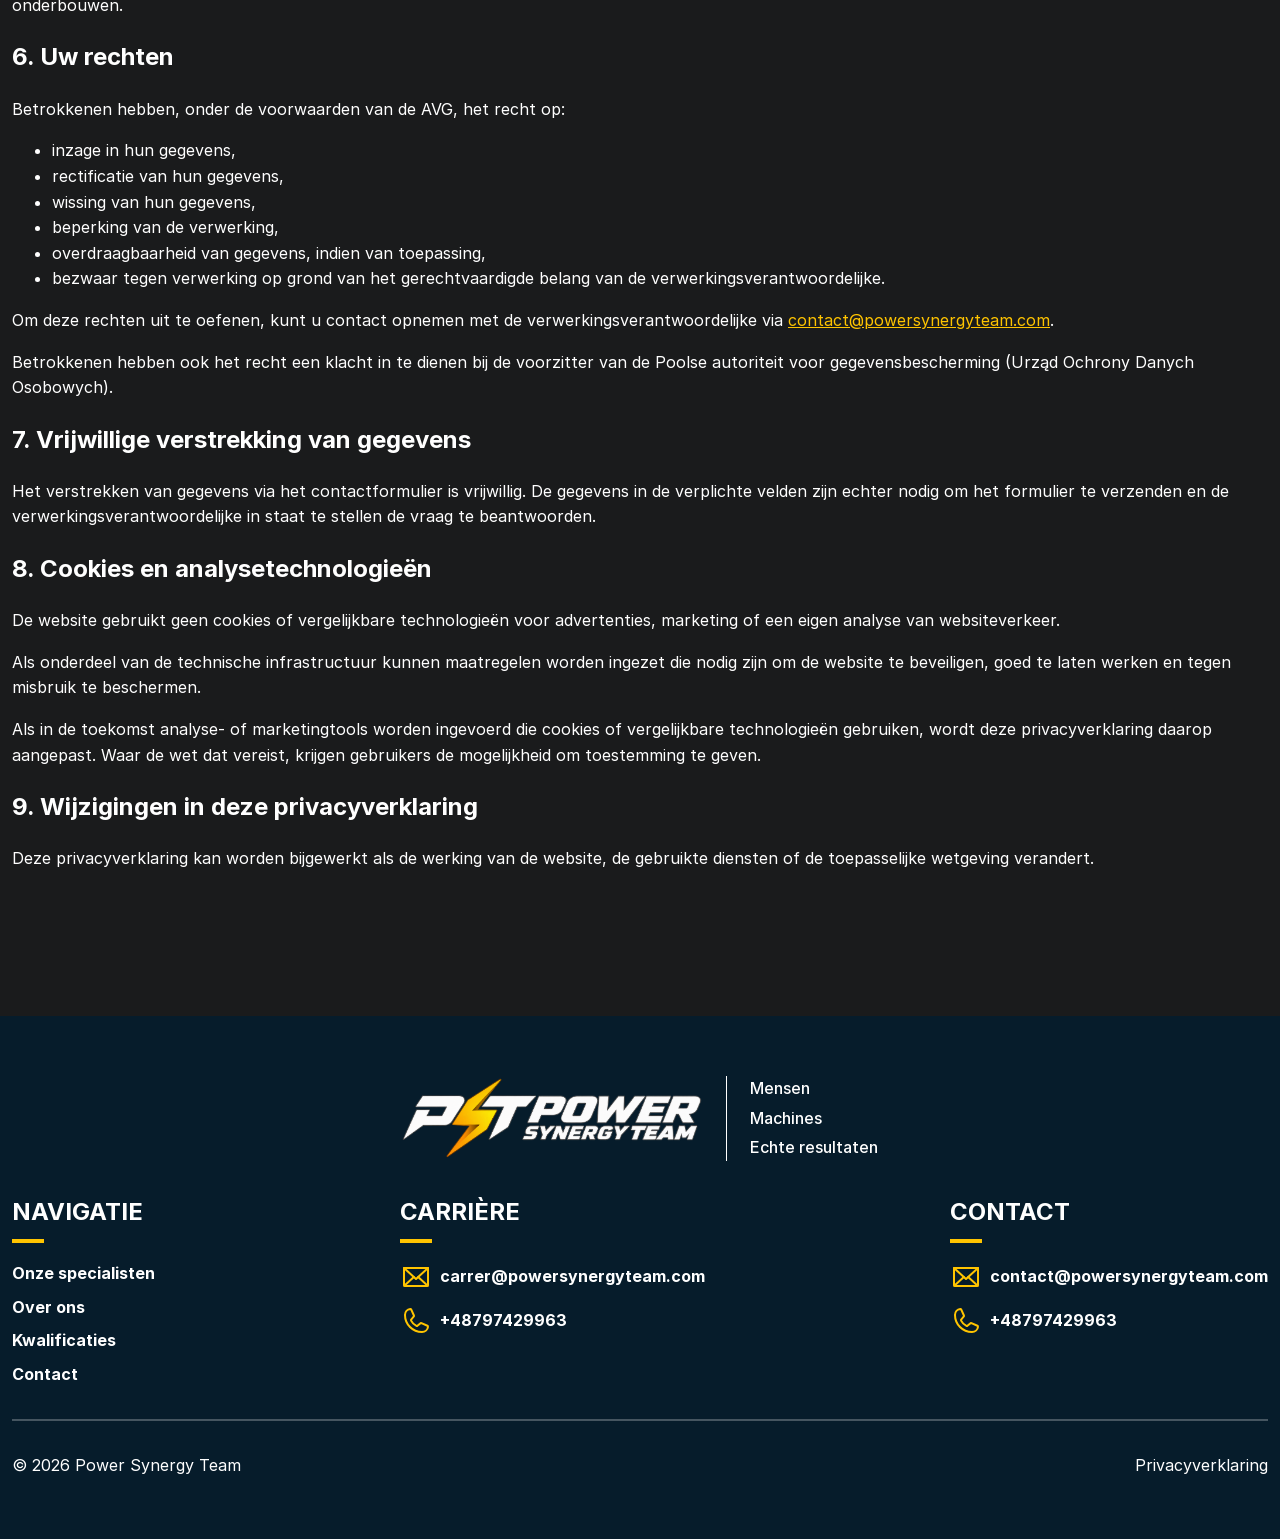
<file: privacybeleid.html>
<!doctype html>
<html lang="nl-NL">
<head>
    <meta charset="UTF-8">
    <meta name="viewport" content="width=device-width, initial-scale=1">

    <title>Privacyverklaring - Power Synergy Team</title>
    <meta name="description" content="Privacyverklaring voor de website van Power Synergy Team. Informatie over de verwerking van persoonsgegevens, het contactformulier en de gebruikte diensten.">
    <meta name="robots" content="noindex, nofollow, noarchive">
    <meta name="author" content="Power Synergy Team">

    <link rel="icon" type="image/png" href="/favicon/favicon-96x96.png" sizes="96x96">
    <link rel="icon" type="image/svg+xml" href="/favicon/favicon.svg">
    <link rel="shortcut icon" href="/favicon/favicon.ico">
    <link rel="apple-touch-icon" sizes="180x180" href="/favicon/apple-touch-icon.png">
    <link rel="manifest" href="/favicon/site.webmanifest">

    <meta name="theme-color" content="#061C2B">

    <link rel="canonical" href="https://powersynergyteam.com/privacybeleid">

    <link rel="alternate" hreflang="x-default" href="https://powersynergyteam.com/polityka-prywatnosci">
    <link rel="alternate" hreflang="pl" href="https://powersynergyteam.com/polityka-prywatnosci">
    <link rel="alternate" hreflang="en" href="https://powersynergyteam.com/privacy">
    <link rel="alternate" hreflang="de" href="https://powersynergyteam.com/datenschutz">
    <link rel="alternate" hreflang="nl-NL" href="https://powersynergyteam.com/privacybeleid">
    <link rel="alternate" hreflang="fr" href="https://powersynergyteam.com/politique-de-confidentialite">
    <link rel="alternate" hreflang="ru" href="https://powersynergyteam.com/politika-konfidencialnosti">

    <meta property="og:type" content="website">
    <meta property="og:site_name" content="Power Synergy Team">
    <meta property="og:title" content="Privacyverklaring - Power Synergy Team">
    <meta property="og:description" content="Informatie over de verwerking van persoonsgegevens en privacy op de website van Power Synergy Team.">
    <meta property="og:url" content="https://powersynergyteam.com/privacybeleid">
    <meta property="og:locale" content="nl_NL">
    <meta property="og:image" content="https://powersynergyteam.com/images/og.jpg">
    <meta property="og:image:secure_url" content="https://powersynergyteam.com/images/og.jpg">
    <meta property="og:image:type" content="image/jpeg">
    <meta property="og:image:width" content="1200">
    <meta property="og:image:height" content="630">
    <meta property="og:image:alt" content="Power Synergy Team">

    <meta name="twitter:card" content="summary_large_image">
    <meta name="twitter:title" content="Privacyverklaring - Power Synergy Team">
    <meta name="twitter:description" content="Informatie over de verwerking van persoonsgegevens en privacy op de website van Power Synergy Team.">
    <meta name="twitter:image" content="https://powersynergyteam.com/images/og.jpg">

    <link rel="stylesheet" href="css/privacy.css?v=2026092402">

    <script type="application/ld+json">
        {
            "@context": "https://schema.org",
            "@type": "Organization",
            "name": "Power Synergy Team",
            "@id": "https://powersynergyteam.com/#organization",
            "url": "https://powersynergyteam.com/",
            "logo": {
                "@type": "ImageObject",
                "url": "https://powersynergyteam.com/images/logo-data.png",
                "width": 1000,
                "height": 272
            },
            "image": {
                "@type": "ImageObject",
                "url": "https://powersynergyteam.com/images/og.jpg",
                "width": 1200,
                "height": 630
            },
            "email": "contact@powersynergyteam.com",
            "telephone": "+48797429963"
        }
    </script>
</head>
<body>
<header class="header">
    <div class="header__container container">
        <div class="header-logo">
            <a href="/nl/"><img class="header-logo__img img" src="images/logo.png" alt="Power Synergy Team" loading="eager" fetchpriority="high"></a>
            <div class="header-logo__text">
                <span>Mensen</span>
                <span>Machines</span>
                <span>Concrete resultaten</span>
            </div>
        </div>
        <div class="header__burger" id="header-navigation">
            <ul class="header-menu">
                <li class="header-menu__item">
                    <a href="/nl/#specialists">Onze specialisten</a>
                </li>
                <li class="header-menu__item">
                    <a href="/nl/#about">Over ons</a>
                </li>
                <li class="header-menu__item">
                    <a href="/nl/#qualifications">Kwalificaties</a>
                </li>
                <li class="header-menu__item header-menu__item--contact">
                    <a href="/nl/#contact">Contact</a>
                </li>
            </ul>
            <div class="header__language">
                <button class="header__language-active" type="button" aria-expanded="false" aria-controls="language-list" data-language="Taal: ">NL</button>
                <div class="header__languages" id="language-list" data-back="Terug">
                    <a href="/polityka-prywatnosci" class="header__languages-item" title="Polski" aria-label="Polski">Polski</a>
                    <a href="/datenschutz" class="header__languages-item" title="Deutsch" aria-label="Deutsch">Deutsch</a>
                    <a href="/privacy" class="header__languages-item" title="English" aria-label="English">English</a>
                    <a href="/privacybeleid" class="header__languages-item active" title="Nederlands" aria-label="Nederlands" aria-current="page">Nederlands</a>
                    <a href="/politique-de-confidentialite" class="header__languages-item" title="Français" aria-label="Français">Français</a>
                    <a href="/politika-konfidencialnosti" class="header__languages-item" title="Русский" aria-label="Русский">Русский</a>
                </div>
            </div>
        </div>
        <button class="header__burger-btn" type="button" aria-label="Menu" aria-expanded="false" aria-controls="header-navigation">
            <span></span>
            <span></span>
            <span></span>
        </button>
    </div>
</header>
<main class="main container">
    <h1>Privacyverklaring</h1>

    <h2>1. Verwerkingsverantwoordelijke</h2>

    <p>De verwerkingsverantwoordelijke voor de persoonsgegevens die via de website powersynergyteam.com worden verwerkt, is:</p>

    <p>
        <strong>[pełna nazwa firmy / imię i nazwisko przedsiębiorcy]</strong><br>
        [adres działalności / siedziby]<br>
        [NIP, jeżeli dotyczy]
    </p>

    <p>Voor vragen over de bescherming van persoonsgegevens kunt u contact opnemen via <a href="mailto:contact@powersynergyteam.com">contact@powersynergyteam.com</a>.</p>

    <h2>2. Welke gegevens wij verwerken</h2>

    <p>Via het contactformulier kunnen wij gegevens verwerken die gebruikers zelf verstrekken, waaronder:</p>

    <ul>
        <li>voor- en achternaam,</li>
        <li>bedrijfsnaam,</li>
        <li>e-mailadres,</li>
        <li>telefoonnummer,</li>
        <li>informatie in het bericht.</li>
    </ul>

    <p>De website voert geen eigen analyse van websiteverkeer uit en verzamelt geen gebruikersgegevens voor statistische of marketingdoeleinden.</p>

    <h2>3. Doeleinden en rechtsgronden van de verwerking</h2>

    <p>Gegevens die via het contactformulier worden verstuurd, verwerken wij om vragen te beantwoorden, correspondentie te voeren en stappen te zetten in verband met een mogelijke zakelijke relatie.</p>

    <p>De rechtsgronden voor deze verwerking zijn:</p>

    <ul>
        <li>artikel 6, lid 1, onder b, van de AVG, wanneer het contact betrekking heeft op stappen voorafgaand aan het sluiten van een overeenkomst of op de uitvoering van een overeenkomst,</li>
        <li>artikel 6, lid 1, onder f, van de AVG: het gerechtvaardigde belang van de verwerkingsverantwoordelijke om correspondentie te voeren, vragen te beantwoorden en zakelijke relaties aan te gaan en te onderhouden.</li>
    </ul>

    <h2>4. Ontvangers van gegevens</h2>

    <p>Gegevens kunnen worden gedeeld met dienstverleners die de verwerkingsverantwoordelijke nodig heeft om de website te beheren en vragen af te handelen, waaronder:</p>

    <ul>
        <li><strong>Jotform</strong>, als aanbieder van het contactformuliersysteem,</li>
        <li><strong>Cloudflare</strong>, als aanbieder van hostinginfrastructuur, CDN- en beveiligingsdiensten,</li>
        <li><strong>OVHcloud</strong>, als aanbieder van e-maildiensten,</li>
        <li>aanbieders van IT- en technische diensten voor de verwerkingsverantwoordelijke.</li>
    </ul>

    <p>Het contactformulier maakt gebruik van de Europese regio van Jotform. Gegevens die via het formulier worden verstuurd, worden verwerkt en opgeslagen op infrastructuur van Jotform in de Europese Unie.</p>

    <p>Infrastructuuraanbieders kunnen technische gegevens verwerken die nodig zijn voor de goede werking, beveiliging en beschikbaarheid van de website, volgens hun eigen voorwaarden en de toepasselijke privacywetgeving.</p>

    <h2>5. Bewaartermijn</h2>

    <p>Gegevens die via het contactformulier worden verstuurd, bewaren wij zolang dat nodig is om de vraag en de bijbehorende correspondentie af te handelen.</p>

    <p>Als het contact leidt tot een overeenkomst of het begin van een zakelijke relatie, kunnen de gegevens worden bewaard zolang dat nodig is voor die relatie. Daarna kunnen zij worden bewaard gedurende een wettelijk verplichte termijn of zolang dat nodig is om rechtsvorderingen in te stellen, uit te oefenen of te onderbouwen.</p>

    <h2>6. Uw rechten</h2>

    <p>Betrokkenen hebben, onder de voorwaarden van de AVG, het recht op:</p>

    <ul>
        <li>inzage in hun gegevens,</li>
        <li>rectificatie van hun gegevens,</li>
        <li>wissing van hun gegevens,</li>
        <li>beperking van de verwerking,</li>
        <li>overdraagbaarheid van gegevens, indien van toepassing,</li>
        <li>bezwaar tegen verwerking op grond van het gerechtvaardigde belang van de verwerkingsverantwoordelijke.</li>
    </ul>

    <p>Om deze rechten uit te oefenen, kunt u contact opnemen met de verwerkingsverantwoordelijke via <a href="mailto:contact@powersynergyteam.com">contact@powersynergyteam.com</a>.</p>

    <p>Betrokkenen hebben ook het recht een klacht in te dienen bij de voorzitter van de Poolse autoriteit voor gegevensbescherming (Urząd Ochrony Danych Osobowych).</p>

    <h2>7. Vrijwillige verstrekking van gegevens</h2>

    <p>Het verstrekken van gegevens via het contactformulier is vrijwillig. De gegevens in de verplichte velden zijn echter nodig om het formulier te verzenden en de verwerkingsverantwoordelijke in staat te stellen de vraag te beantwoorden.</p>

    <h2>8. Cookies en analysetechnologieën</h2>

    <p>De website gebruikt geen cookies of vergelijkbare technologieën voor advertenties, marketing of een eigen analyse van websiteverkeer.</p>

    <p>Als onderdeel van de technische infrastructuur kunnen maatregelen worden ingezet die nodig zijn om de website te beveiligen, goed te laten werken en tegen misbruik te beschermen.</p>

    <p>Als in de toekomst analyse- of marketingtools worden ingevoerd die cookies of vergelijkbare technologieën gebruiken, wordt deze privacyverklaring daarop aangepast. Waar de wet dat vereist, krijgen gebruikers de mogelijkheid om toestemming te geven.</p>

    <h2>9. Wijzigingen in deze privacyverklaring</h2>

    <p>Deze privacyverklaring kan worden bijgewerkt als de werking van de website, de gebruikte diensten of de toepasselijke wetgeving verandert.</p>
</main>

<footer class="footer section-spacing bg-dark">
    <div class="footer__container container">
        <div class="footer__main">
            <div class="footer-logo">
                <img class="footer-logo__img img" src="images/logo.png" alt="Power Synergy Team" loading="eager" fetchpriority="high">
                <div class="footer-logo__text">
                    <span>Mensen</span>
                    <span>Machines</span>
                    <span>Echte resultaten</span>
                </div>
            </div>

            <div class="footer__nav">
                <h3 class="footer__header">
                    Navigatie
                </h3>
                <nav class="footer__nav-list" aria-label="Voettekstnavigatie">
                    <a href="/nl/#specialists">Onze specialisten</a>
                    <a href="/nl/#about">Over ons</a>
                    <a href="/nl/#qualifications">Kwalificaties</a>
                    <a href="/nl/#contact">Contact</a>
                </nav>
            </div>

            <div class="footer__contact">
                <h3 class="footer__header">
                    Carrière
                </h3>
                <a class="footer__contact-item" href="mailto:carrer@powersynergyteam.com">
                    <svg xmlns="http://www.w3.org/2000/svg" viewBox="0 0 256 256"><rect width="256" height="256" fill="none"/><polyline points="224 56 128 144 32 56" fill="none" stroke="currentColor" stroke-linecap="round" stroke-linejoin="round" stroke-width="16"/><path d="M32,56H224a0,0,0,0,1,0,0V192a8,8,0,0,1-8,8H40a8,8,0,0,1-8-8V56A0,0,0,0,1,32,56Z" fill="none" stroke="currentColor" stroke-linecap="round" stroke-linejoin="round" stroke-width="16"/><line x1="110.55" y1="128" x2="34.47" y2="197.74" fill="none" stroke="currentColor" stroke-linecap="round" stroke-linejoin="round" stroke-width="16"/><line x1="221.53" y1="197.74" x2="145.45" y2="128" fill="none" stroke="currentColor" stroke-linecap="round" stroke-linejoin="round" stroke-width="16"/></svg>
                    carrer@powersynergyteam.com
                </a>
                <a class="footer__contact-item" href="tel:+48797429963">
                    <svg xmlns="http://www.w3.org/2000/svg" viewBox="0 0 256 256"><rect width="256" height="256" fill="none"/><path d="M164.39,145.34a8,8,0,0,1,7.59-.69l47.16,21.13a8,8,0,0,1,4.8,8.3A48.33,48.33,0,0,1,176,216,136,136,0,0,1,40,80,48.33,48.33,0,0,1,81.92,32.06a8,8,0,0,1,8.3,4.8l21.13,47.2a8,8,0,0,1-.66,7.53L89.32,117a7.93,7.93,0,0,0-.54,7.81c8.27,16.93,25.77,34.22,42.75,42.41a7.92,7.92,0,0,0,7.83-.59Z" fill="none" stroke="currentColor" stroke-linecap="round" stroke-linejoin="round" stroke-width="16"/></svg>
                    +48797429963
                </a>
            </div>

            <div class="footer__contact">
                <h3 class="footer__header">
                    Contact
                </h3>
                <a class="footer__contact-item" href="mailto:contact@powersynergyteam.com">
                    <svg xmlns="http://www.w3.org/2000/svg" viewBox="0 0 256 256"><rect width="256" height="256" fill="none"/><polyline points="224 56 128 144 32 56" fill="none" stroke="currentColor" stroke-linecap="round" stroke-linejoin="round" stroke-width="16"/><path d="M32,56H224a0,0,0,0,1,0,0V192a8,8,0,0,1-8,8H40a8,8,0,0,1-8-8V56A0,0,0,0,1,32,56Z" fill="none" stroke="currentColor" stroke-linecap="round" stroke-linejoin="round" stroke-width="16"/><line x1="110.55" y1="128" x2="34.47" y2="197.74" fill="none" stroke="currentColor" stroke-linecap="round" stroke-linejoin="round" stroke-width="16"/><line x1="221.53" y1="197.74" x2="145.45" y2="128" fill="none" stroke="currentColor" stroke-linecap="round" stroke-linejoin="round" stroke-width="16"/></svg>
                    contact@powersynergyteam.com
                </a>
                <a class="footer__contact-item" href="tel:+48797429963">
                    <svg xmlns="http://www.w3.org/2000/svg" viewBox="0 0 256 256"><rect width="256" height="256" fill="none"/><path d="M164.39,145.34a8,8,0,0,1,7.59-.69l47.16,21.13a8,8,0,0,1,4.8,8.3A48.33,48.33,0,0,1,176,216,136,136,0,0,1,40,80,48.33,48.33,0,0,1,81.92,32.06a8,8,0,0,1,8.3,4.8l21.13,47.2a8,8,0,0,1-.66,7.53L89.32,117a7.93,7.93,0,0,0-.54,7.81c8.27,16.93,25.77,34.22,42.75,42.41a7.92,7.92,0,0,0,7.83-.59Z" fill="none" stroke="currentColor" stroke-linecap="round" stroke-linejoin="round" stroke-width="16"/></svg>
                    +48797429963
                </a>
            </div>
        </div>

        <div class="footer__bottom">
            <span>© 2026 Power Synergy Team</span>
            <a href="/privacybeleid">Privacyverklaring</a>
        </div>
    </div>
</footer>
<script src="js/app.min.js?v=2026092301"></script>
</body>

</html>
</file>
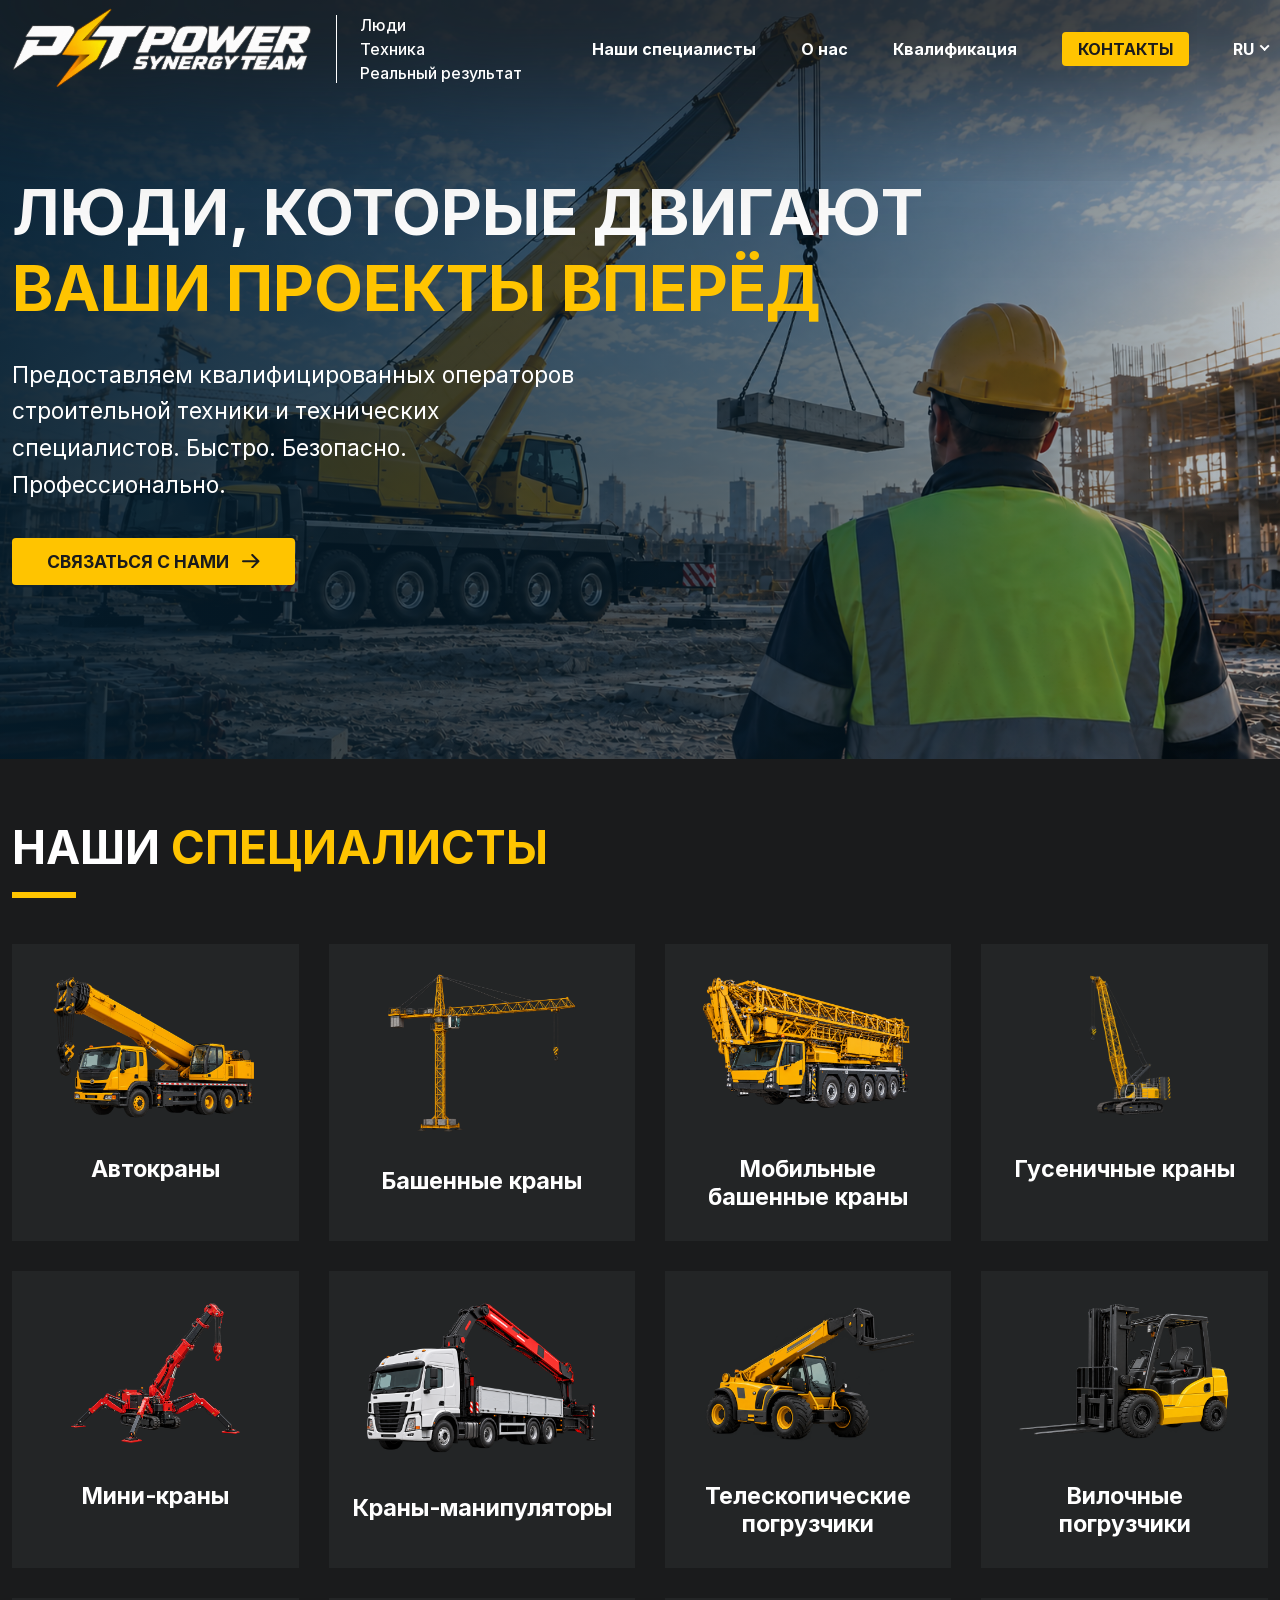
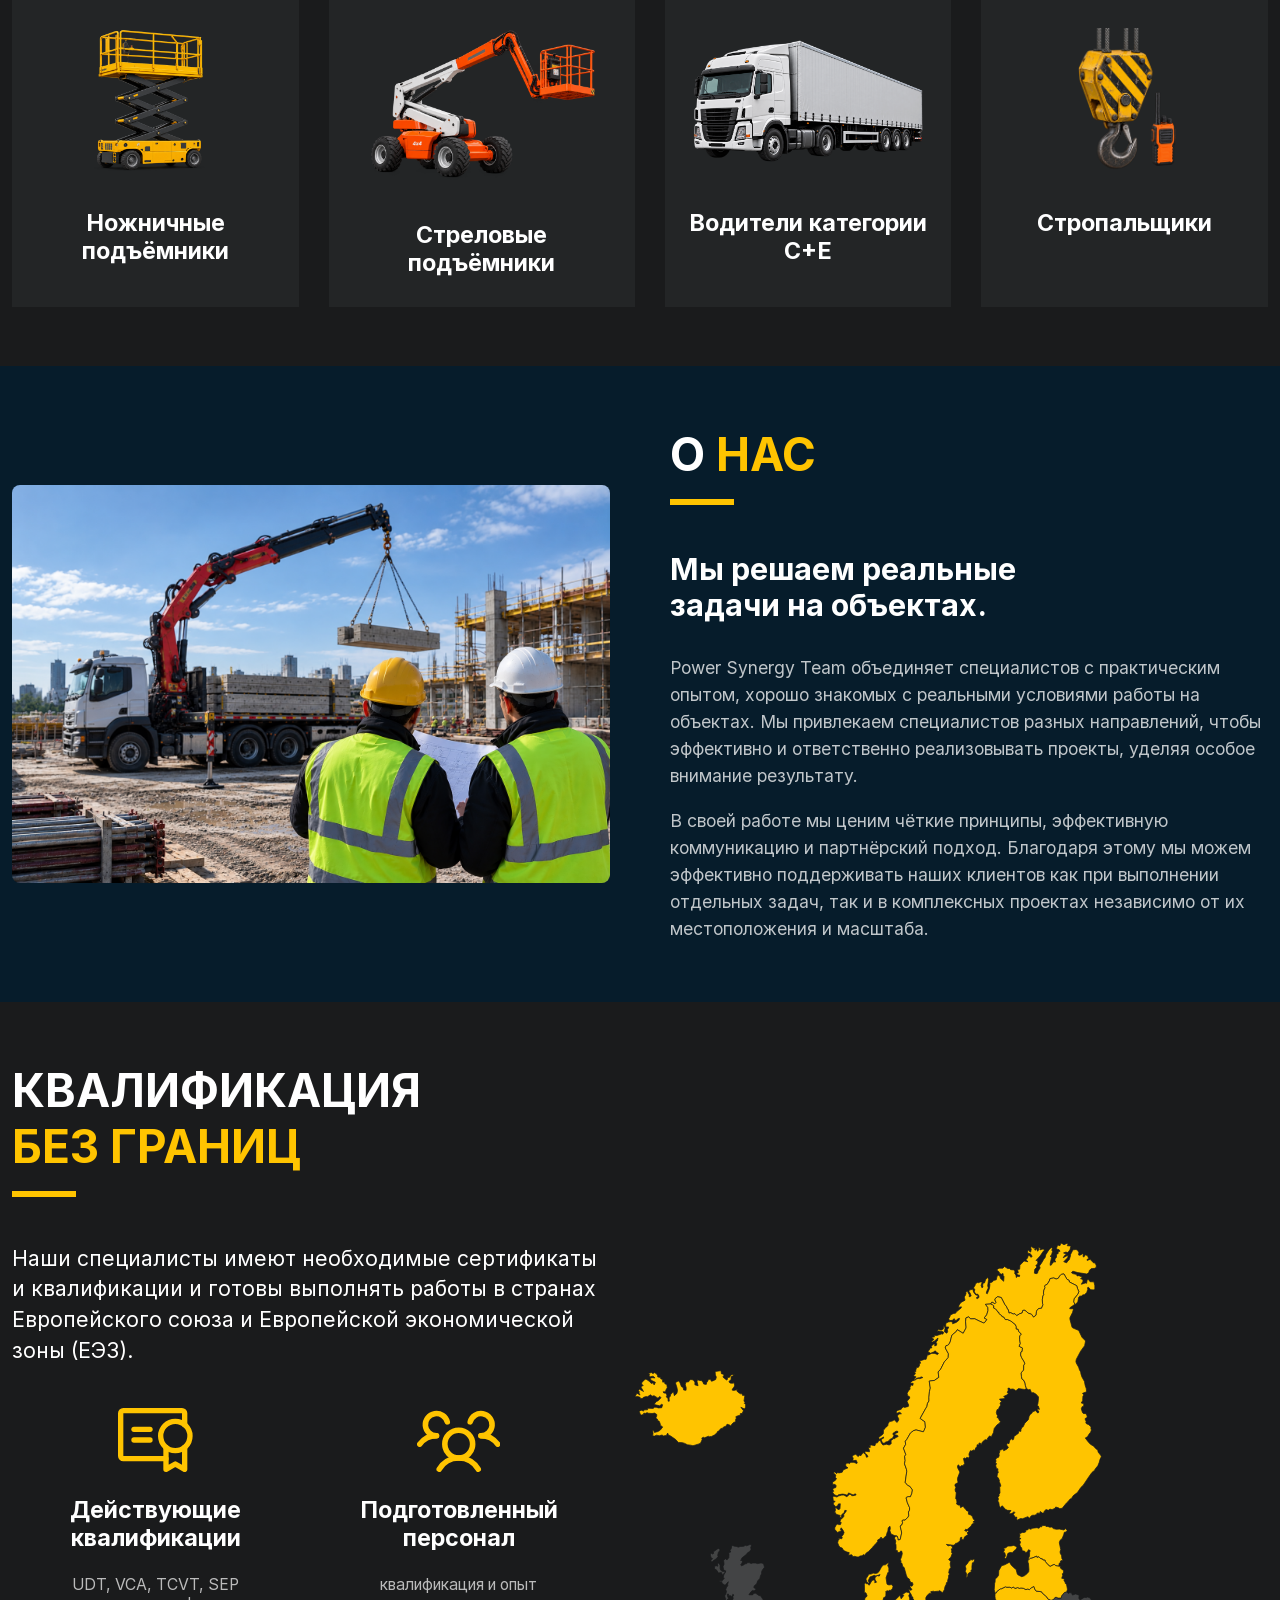
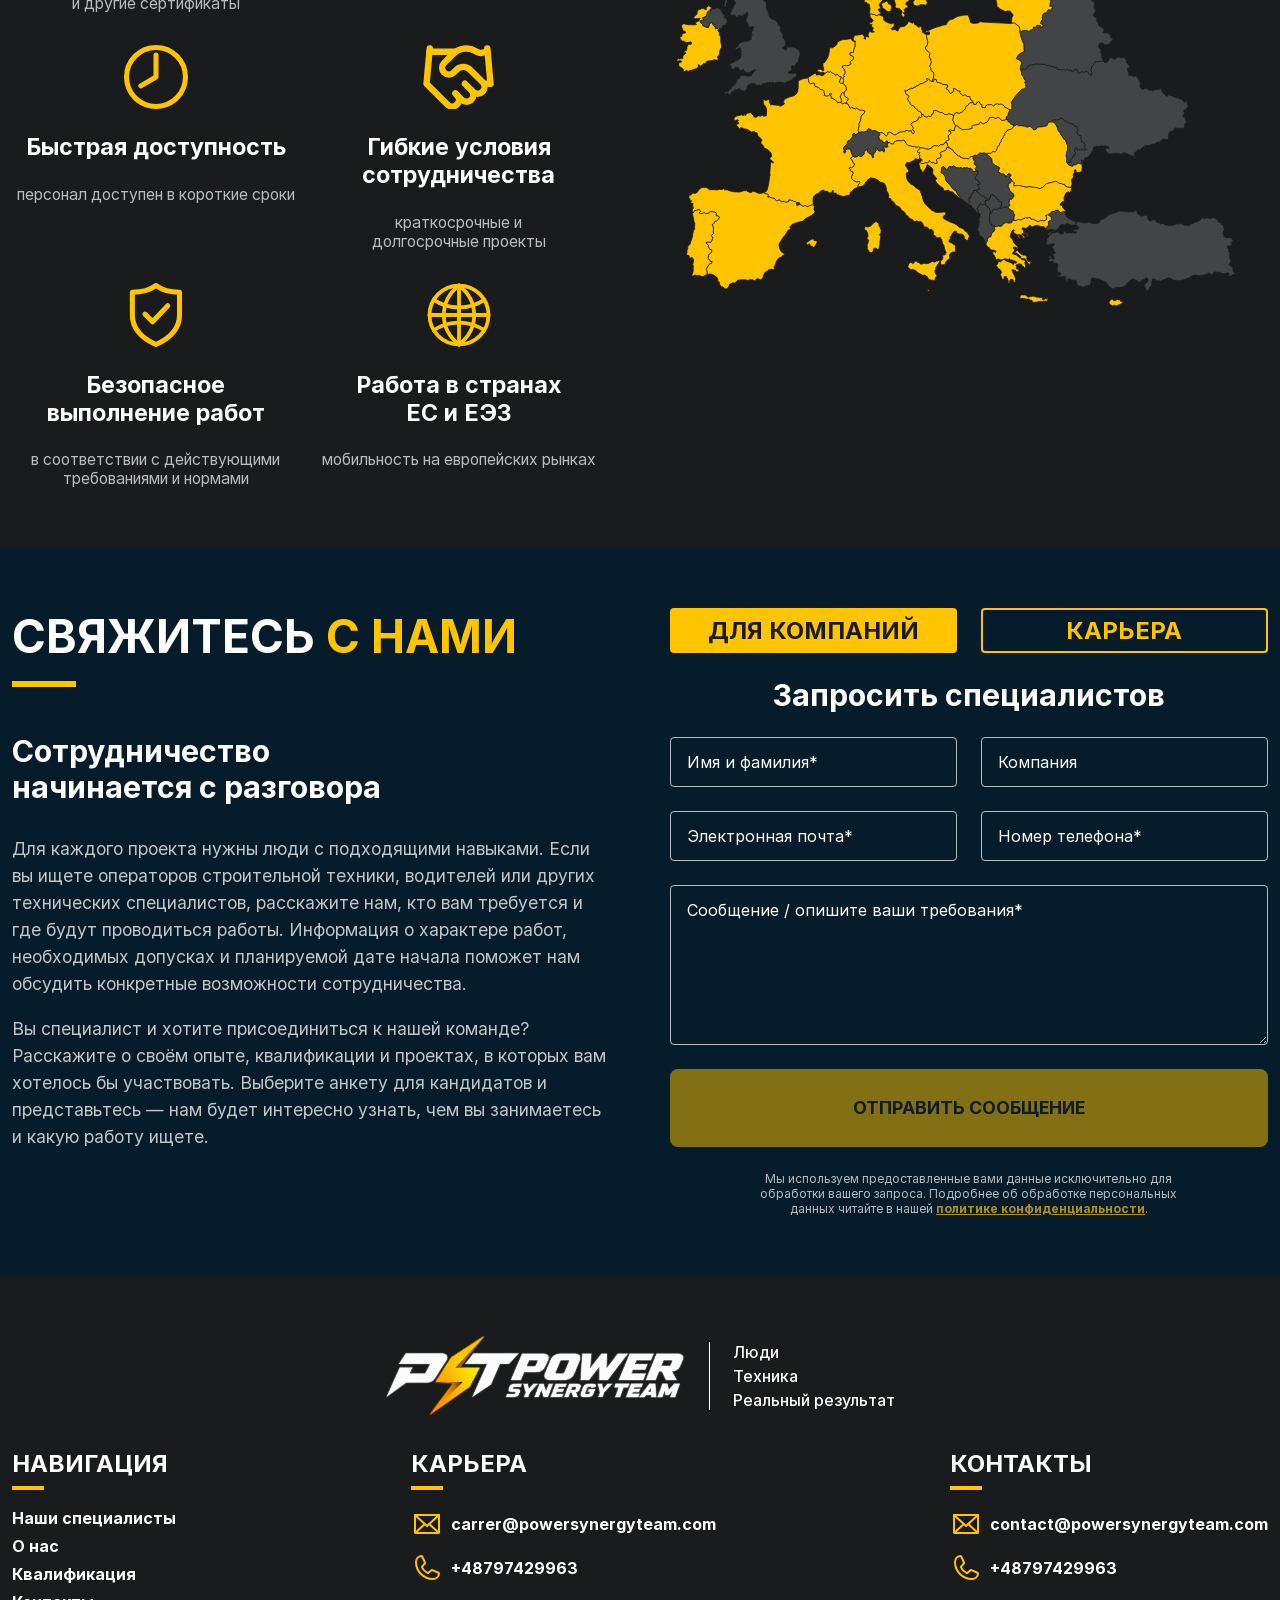
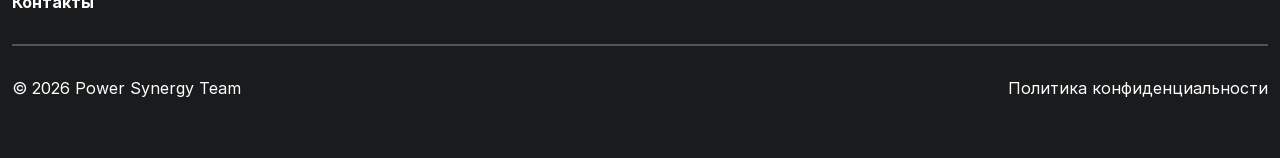
<file: ru.html>
<!doctype html>

<html lang="ru">
<head>
    <meta charset="UTF-8">
    <meta name="viewport" content="width=device-width, initial-scale=1">

    <title>Power Synergy Team - Квалифицированные операторы и технические специалисты</title>
    <meta name="description" content="Power Synergy Team предоставляет квалифицированных операторов строительной техники и технических специалистов для проектов в странах Европейского союза и Европейской экономической зоны (ЕЭЗ).">
    <meta name="robots" content="noindex, nofollow, noarchive">
    <meta name="author" content="Power Synergy Team">

    <link rel="icon" type="image/png" href="/favicon/favicon-96x96.png" sizes="96x96">
    <link rel="icon" type="image/svg+xml" href="/favicon/favicon.svg">
    <link rel="shortcut icon" href="/favicon/favicon.ico">
    <link rel="apple-touch-icon" sizes="180x180" href="/favicon/apple-touch-icon.png">
    <link rel="manifest" href="/favicon/site.webmanifest">

    <meta name="theme-color" content="#061C2B">

    <link rel="canonical" href="https://powersynergyteam.com/ru/">

    <link rel="alternate" hreflang="x-default" href="https://powersynergyteam.com/">
    <link rel="alternate" hreflang="pl" href="https://powersynergyteam.com/">
    <link rel="alternate" hreflang="en" href="https://powersynergyteam.com/en/">
    <link rel="alternate" hreflang="de" href="https://powersynergyteam.com/de/">
    <link rel="alternate" hreflang="nl-NL" href="https://powersynergyteam.com/nl/">
    <link rel="alternate" hreflang="fr" href="https://powersynergyteam.com/fr/">
    <link rel="alternate" hreflang="ru" href="https://powersynergyteam.com/ru/">

    <meta property="og:type" content="website">
    <meta property="og:site_name" content="Power Synergy Team">
    <meta property="og:title" content="Power Synergy Team - Квалифицированные операторы и технические специалисты">
    <meta property="og:description" content="Квалифицированные операторы строительной техники и технические специалисты для проектов в странах Европейского союза и Европейской экономической зоны (ЕЭЗ).">
    <meta property="og:url" content="https://powersynergyteam.com/ru/">
    <meta property="og:locale" content="ru_RU">
    <meta property="og:image" content="https://powersynergyteam.com/images/og.jpg">
    <meta property="og:image:secure_url" content="https://powersynergyteam.com/images/og.jpg">
    <meta property="og:image:type" content="image/jpeg">
    <meta property="og:image:width" content="1200">
    <meta property="og:image:height" content="630">
    <meta property="og:image:alt" content="Power Synergy Team - операторы и технические специалисты">

    <meta name="twitter:card" content="summary_large_image">
    <meta name="twitter:title" content="Power Synergy Team - Квалифицированные операторы и технические специалисты">
    <meta name="twitter:description" content="Квалифицированные операторы строительной техники и технические специалисты для проектов в странах Европейского союза и Европейской экономической зоны (ЕЭЗ).">
    <meta name="twitter:image" content="https://powersynergyteam.com/images/og.jpg">

    <link rel="stylesheet" href="css/style.css?v=2026092301">

    <script type="application/ld+json">
        {
            "@context": "https://schema.org",
            "@type": "Organization",
            "name": "Power Synergy Team",
            "@id": "https://powersynergyteam.com/#organization",
            "url": "https://powersynergyteam.com/",
            "logo": {
                "@type": "ImageObject",
                "url": "https://powersynergyteam.com/images/logo-data.png",
                "width": 1000,
                "height": 272
            },
            "image": {
                "@type": "ImageObject",
                "url": "https://powersynergyteam.com/images/og.jpg",
                "width": 1200,
                "height": 630
            },
            "email": "contact@powersynergyteam.com",
            "telephone": "+48797429963"
        }
    </script>

</head>
<body>
<header class="header">
    <div class="header__container container">
        <div class="header-logo">
            <img class="header-logo__img img" src="images/logo.png" alt="Power Synergy Team" loading="eager" fetchpriority="high">
            <div class="header-logo__text">
                <span>Люди</span>
                <span>Техника</span>
                <span>Реальный результат</span>
            </div>
        </div>
        <div class="header__burger" id="header-navigation">
            <ul class="header-menu">
                <li class="header-menu__item">
                    <a href="#specialists">
                        Наши специалисты
                    </a>
                </li>
                <li class="header-menu__item">
                    <a href="#about">
                        О нас
                    </a>
                </li>
                <li class="header-menu__item">
                    <a href="#qualifications">
                        Квалификация
                    </a>
                </li>
                <li class="header-menu__item header-menu__item--contact">
                    <a href="#contact">
                        Контакты
                    </a>
                </li>
            </ul>
            <div class="header__language">
                <button class="header__language-active" type="button" aria-expanded="false" aria-controls="language-list" data-language="Язык: ">RU</button>
                <div class="header__languages" id="language-list" data-back="Назад">
                    <a href="/" class="header__languages-item" title="Polski" aria-label="Polski">Polski</a>
                    <a href="/de/" class="header__languages-item" title="Deutsch" aria-label="Deutsch">Deutsch</a>
                    <a href="/en/" class="header__languages-item" title="English" aria-label="English">English</a>
                    <a href="/nl/" class="header__languages-item" title="Nederlands" aria-label="Nederlands">Nederlands</a>
                    <a href="/fr/" class="header__languages-item" title="Français" aria-label="Français">Français</a>
                    <a href="/ru/" class="header__languages-item active" title="Русский" aria-label="Русский" aria-current="page">Русский</a>
                </div>
            </div>
        </div>
        <button class="header__burger-btn" type="button" aria-label="Меню" aria-expanded="false" aria-controls="header-navigation">
            <span></span>
            <span></span>
            <span></span>
        </button>
    </div>
</header>

<main class="main">
    <section class="hero">
        <img class="hero__img img" src="images/top.png" alt="" width="1672" height="941" loading="eager" fetchpriority="high">
        <div class="hero__container container">
            <h1 class="hero__header">
                Люди,
                которые двигают
                <span class="color-accent">ваши проекты вперёд</span>
            </h1>
            <p class="hero__description">
                Предоставляем квалифицированных операторов
                строительной техники и технических специалистов.
                Быстро. Безопасно. Профессионально.
            </p>
            <a href="#contact" class="hero__btn">
                Связаться с нами
                <svg viewBox="3 5 17 14" fill="none" xmlns="http://www.w3.org/2000/svg">
                    <path d="M4 12H19M13 18L19 12L13 6" stroke="currentColor" stroke-width="2" stroke-linecap="round" stroke-linejoin="round"/>
                </svg>
            </a>
        </div>
    </section>

    <section class="specialists section-spacing">
        <div class="anchor" id="specialists"></div>
        <div class="specialists__container container">
            <h2 class="section-header">
                Наши <span class="color-accent">специалисты</span>
            </h2>
            <div class="specialists__grid">
                <div class="specialists__item">
                    <div class="specialists__item-image">
                        <img class="specialists__item-img img" src="images/zuraw-samojezdny.png" alt="Автокран" width="1536" height="1024" loading="lazy" fetchpriority="low">
                    </div>
                    <h3 class="specialists__item-header">
                        Автокраны
                    </h3>
                </div>

                <div class="specialists__item">
                    <div class="specialists__item-image">
                        <img class="specialists__item-img img" src="images/zuraw-wiezowy.png" alt="Башенный кран" width="1374" height="1145" loading="lazy" fetchpriority="low">
                    </div>
                    <h3 class="specialists__item-header">
                        Башенные краны
                    </h3>
                </div>

                <div class="specialists__item">
                    <div class="specialists__item-image">
                        <img class="specialists__item-img img" src="images/zuraw-mobilny.png" alt="Мобильный башенный кран" width="1374" height="1145" loading="lazy" fetchpriority="low">
                    </div>
                    <h3 class="specialists__item-header">
                        Мобильные башенные краны
                    </h3>
                </div>

                <div class="specialists__item">
                    <div class="specialists__item-image">
                        <img class="specialists__item-img img" src="images/zuraw-gasienicowy.png" alt="Гусеничный кран" width="1024" height="1536" loading="lazy" fetchpriority="low">
                    </div>
                    <h3 class="specialists__item-header">
                        Гусеничные краны
                    </h3>
                </div>

                <div class="specialists__item">
                    <div class="specialists__item-image">
                        <img class="specialists__item-img img" src="images/mini-zuraw.png" alt="Мини-кран" width="1374" height="1145" loading="lazy" fetchpriority="low">
                    </div>
                    <h3 class="specialists__item-header">
                        Мини&#8209;краны
                    </h3>
                </div>

                <div class="specialists__item">
                    <div class="specialists__item-image">
                        <img class="specialists__item-img img" src="images/hds.png" alt="Кран-манипулятор" width="1536" height="1024" loading="lazy" fetchpriority="low">
                    </div>
                    <h3 class="specialists__item-header">
                        Краны&#8209;манипуляторы
                    </h3>
                </div>

                <div class="specialists__item">
                    <div class="specialists__item-image">
                        <img class="specialists__item-img img" src="images/ladowarka-teleskopowa.png" alt="Телескопический погрузчик" width="1536" height="1024" loading="lazy" fetchpriority="low">
                    </div>
                    <h3 class="specialists__item-header">
                        Телескопические погрузчики
                    </h3>
                </div>

                <div class="specialists__item">
                    <div class="specialists__item-image">
                        <img class="specialists__item-img img" src="images/wozek-widlowy.png" alt="Вилочный погрузчик" width="1536" height="1024" loading="lazy" fetchpriority="low">
                    </div>
                    <h3 class="specialists__item-header">
                        Вилочные погрузчики
                    </h3>
                </div>

                <div class="specialists__item">
                    <div class="specialists__item-image">
                        <img class="specialists__item-img img" src="images/podest-nozycowy.png" alt="Ножничный подъёмник" width="1536" height="1024" loading="lazy" fetchpriority="low">
                    </div>
                    <h3 class="specialists__item-header">
                        Ножничные подъёмники
                    </h3>
                </div>

                <div class="specialists__item">
                    <div class="specialists__item-image">
                        <img class="specialists__item-img img" src="images/podnosnik-teleskopowy.png" alt="Стреловой подъёмник" width="1536" height="1024" loading="lazy" fetchpriority="low">
                    </div>
                    <h3 class="specialists__item-header">
                        Стреловые подъёмники
                    </h3>
                </div>

                <div class="specialists__item">
                    <div class="specialists__item-image">
                        <img class="specialists__item-img img" src="images/c-e.png" alt="Седельный тягач с полуприцепом" width="1665" height="945" loading="lazy" fetchpriority="low">
                    </div>
                    <h3 class="specialists__item-header">
                        Водители категории C+E
                    </h3>
                </div>

                <div class="specialists__item">
                    <div class="specialists__item-image">
                        <img class="specialists__item-img img" src="images/hak.png" alt="Крюк крана" width="1254" height="1254" loading="lazy" fetchpriority="low">
                    </div>
                    <h3 class="specialists__item-header">
                        Стропальщики
                    </h3>
                </div>
            </div>
        </div>
    </section>

    <section class="about bg-dark section-spacing">
        <div class="anchor" id="about"></div>
        <div class="about__container container container--50">
            <div class="about__left">
                <img class="about__img img" src="images/o-nas.png" alt="О нас" width="1536" height="1024" loading="lazy" fetchpriority="low">
            </div>
            <div class="about__right">
                <h2 class="about__header section-header section-header--white">
                    О <span class="color-accent">нас</span>
                </h2>
                <h3 class="about__subheader">
                    Мы решаем реальные
                    задачи на объектах.
                </h3>
                <div class="about__description">
                    <p>
                        Power Synergy Team объединяет специалистов с практическим опытом,
                        хорошо знакомых с реальными условиями работы на объектах. Мы привлекаем специалистов разных
                        направлений, чтобы эффективно и ответственно реализовывать проекты,
                        уделяя особое внимание результату.
                    </p>
                    <p>
                        В своей работе мы ценим чёткие принципы, эффективную коммуникацию и партнёрский подход.
                        Благодаря этому мы можем эффективно поддерживать наших клиентов как при выполнении отдельных задач,
                        так и в комплексных проектах независимо от их местоположения и масштаба.
                    </p>
                </div>
            </div>
        </div>
    </section>

    <section class="qualifications section-spacing">
        <div class="anchor" id="qualifications"></div>
        <div class="qualifications__container container">
            <div class="qualifications__left">
                <h2 class="qualifications__header section-header">
                    Квалификация <span class="color-accent">без границ</span>
                </h2>

                <div class="qualifications__description">
                    Наши специалисты имеют необходимые сертификаты и квалификации
                    и готовы выполнять работы в странах Европейского союза
                    и Европейской экономической зоны (ЕЭЗ).
                </div>

                <div class="qualifications__grid">
                    <div class="qualifications__item">
                        <svg xmlns="http://www.w3.org/2000/svg" viewBox="24 40 224 192">
                            <line x1="72" y1="136" x2="120" y2="136" fill="none" stroke="currentColor" stroke-linecap="round" stroke-linejoin="round" stroke-width="16"/>
                            <line x1="72" y1="104" x2="120" y2="104" fill="none" stroke="currentColor" stroke-linecap="round" stroke-linejoin="round" stroke-width="16"/>
                            <circle cx="196" cy="124" r="44" fill="none" stroke="currentColor" stroke-linecap="round" stroke-linejoin="round" stroke-width="16"/>
                            <path d="M168,192H40a8,8,0,0,1-8-8V56a8,8,0,0,1,8-8H216a8,8,0,0,1,8,8V90.06" fill="none" stroke="currentColor" stroke-linecap="round" stroke-linejoin="round" stroke-width="16"/>
                            <polyline points="168 157.94 168 224 196 208 224 224 224 157.94" fill="none" stroke="currentColor" stroke-linecap="round" stroke-linejoin="round" stroke-width="16"/>
                        </svg>
                        <div class="qualifications__item-title">Действующие квалификации</div>
                        <div class="qualifications__item-description">UDT, VCA, TCVT, SEP и другие сертификаты</div>
                    </div>

                    <div class="qualifications__item">
                        <svg xmlns="http://www.w3.org/2000/svg" viewBox="8 40 240 184">
                            <path d="M192,120a59.91,59.91,0,0,1,48,24" fill="none" stroke="currentColor" stroke-linecap="round" stroke-linejoin="round" stroke-width="16"/>
                            <path d="M16,144a59.91,59.91,0,0,1,48-24" fill="none" stroke="currentColor" stroke-linecap="round" stroke-linejoin="round" stroke-width="16"/>
                            <circle cx="128" cy="144" r="40" fill="none" stroke="currentColor" stroke-linecap="round" stroke-linejoin="round" stroke-width="16"/>
                            <path d="M72,216a65,65,0,0,1,112,0" fill="none" stroke="currentColor" stroke-linecap="round" stroke-linejoin="round" stroke-width="16"/>
                            <path d="M161,80a32,32,0,1,1,31,40" fill="none" stroke="currentColor" stroke-linecap="round" stroke-linejoin="round" stroke-width="16"/>
                            <path d="M64,120A32,32,0,1,1,95,80" fill="none" stroke="currentColor" stroke-linecap="round" stroke-linejoin="round" stroke-width="16"/>
                        </svg>
                        <div class="qualifications__item-title">Подготовленный персонал</div>
                        <div class="qualifications__item-description">квалификация и опыт</div>
                    </div>

                    <div class="qualifications__item">
                        <svg xmlns="http://www.w3.org/2000/svg" viewBox="0 0 76 76" fill="none">
                            <circle cx="38" cy="38" r="35" stroke="currentColor" stroke-width="6"/>
                            <path d="M38 12V38L20 48.5" stroke="currentColor" stroke-width="6" stroke-linecap="round" stroke-linejoin="round"/>
                        </svg>
                        <div class="qualifications__item-title">Быстрая доступность</div>
                        <div class="qualifications__item-description">персонал доступен в короткие сроки</div>
                    </div>

                    <div class="qualifications__item">
                        <svg xmlns="http://www.w3.org/2000/svg" viewBox="0.9 1.9 22.2 20" fill="none" stroke="currentColor" stroke-width="2" stroke-linecap="round" stroke-linejoin="round">
                            <path d="m11 17 2 2a1 1 0 1 0 3-3"/>
                            <path d="m14 14 2.5 2.5a1 1 0 1 0 3-3l-3.88-3.88a3 3 0 0 0-4.24 0l-.88.88a1 1 0 1 1-3-3l2.81-2.81a5.79 5.79 0 0 1 7.06-.87l.47.28a2 2 0 0 0 1.42.25L21 4"/>
                            <path d="m21 3 1 11h-2"/>
                            <path d="M3 3 2 14l6.5 6.5a1 1 0 1 0 3-3"/>
                            <path d="M3 4h8"/>
                        </svg>
                        <div class="qualifications__item-title">Гибкие условия сотрудничества</div>
                        <div class="qualifications__item-description">краткосрочные и долгосрочные проекты</div>
                    </div>

                    <div class="qualifications__item">
                        <svg xmlns="http://www.w3.org/2000/svg" viewBox="0 0 64 76" fill="none">
                            <path d="M32 3C24 9 15 11 4 11V38C4 54 14 65 32 73C50 65 60 54 60 38V11C49 11 40 9 32 3Z" stroke="currentColor" stroke-width="6" stroke-linecap="round" stroke-linejoin="round"/>
                            <path d="M19 37L28 46L46 27" stroke="currentColor" stroke-width="6" stroke-linecap="round" stroke-linejoin="round"/>
                        </svg>
                        <div class="qualifications__item-title">Безопасное выполнение работ</div>
                        <div class="qualifications__item-description">в соответствии с действующими требованиями и нормами</div>
                    </div>

                    <div class="qualifications__item">
                        <svg xmlns="http://www.w3.org/2000/svg" viewBox="0 0 76 76" fill="none">
                            <circle cx="38" cy="38" r="35" stroke="currentColor" stroke-width="4.5"/>
                            <path d="M38 3C25 13 20 25 20 38S25 63 38 73" stroke="currentColor" stroke-width="4.5" stroke-linecap="round"/>
                            <path d="M38 3C51 13 56 25 56 38S51 63 38 73" stroke="currentColor" stroke-width="4.5" stroke-linecap="round"/>
                            <path d="M8 20C17 26 27 29 38 29S59 26 68 20" stroke="currentColor" stroke-width="4.5" stroke-linecap="round"/>
                            <path d="M8 56C17 50 27 47 38 47S59 50 68 56" stroke="currentColor" stroke-width="4.5" stroke-linecap="round"/>
                            <path d="M38 3V73" stroke="currentColor" stroke-width="4.5" stroke-linecap="round"/>
                            <path d="M3 38H73" stroke="currentColor" stroke-width="4.5" stroke-linecap="round"/>
                        </svg>
                        <div class="qualifications__item-title">Работа в странах ЕС и ЕЭЗ</div>
                        <div class="qualifications__item-description">мобильность на европейских рынках</div>
                    </div>
                </div>
            </div>

            <div class="qualifications__right">
                <picture>
                    <source srcset="images/europe-dark.svg" width="702" height="665" media="(max-width: 1199px)">
                    <img class="qualifications__img" src="images/europe-yellow.svg" alt="" width="702" height="665" loading="lazy" fetchpriority="low">
                </picture>
            </div>
        </div>
    </section>

    <section class="contact bg-dark section-spacing">
        <div class="anchor" id="contact"></div>
        <div class="contact__container container container--50">
            <div class="contact__left">
                <h2 class="contact__header section-header">
                    Свяжитесь <span class="color-accent">с нами</span>
                </h2>

                <h3 class="about__subheader">
                    Сотрудничество начинается с разговора
                </h3>
                <div class="about__description">
                    <p>
                        Для каждого проекта нужны люди с подходящими навыками. Если вы ищете операторов строительной техники, водителей или других технических специалистов, расскажите нам, кто вам требуется и где будут проводиться работы. Информация о характере работ, необходимых допусках и планируемой дате начала поможет нам обсудить конкретные возможности сотрудничества.
                    </p>
                    <p>
                        Вы специалист и хотите присоединиться к нашей команде? Расскажите о своём опыте, квалификации и проектах, в которых вам хотелось бы участвовать. Выберите анкету для кандидатов и представьтесь — нам будет интересно узнать, чем вы занимаетесь и какую работу ищете.
                    </p>
                </div>
            </div>

            <div class="contact__right">
                <div class="contact__switch" role="tablist" aria-label="Тип формы">
                    <button class="contact__switch-btn active" id="contact-form-firms-tab" type="button" role="tab" aria-selected="true" aria-controls="contact-form-firms" data-contact-form-target="contact-form-firms">
                        Для компаний
                    </button>
                    <button class="contact__switch-btn" id="contact-form-career-tab" type="button" role="tab" aria-selected="false" aria-controls="contact-form-career" data-contact-form-target="contact-form-career">
                        Карьера
                    </button>
                </div>
                <form class="contact__form contact__form--disabled" id="contact-form-firms" data-contact-form-panel="firms" aria-labelledby="contact-form-firms-tab"
                      data-phone-error="Введите корректный номер телефона."
                      data-sending-label="Отправка..."
                      data-success-label="Сообщение отправлено"
                      data-retry-label="Попробовать снова">
                    <h3 class="contact__subheader">
                        Запросить специалистов
                    </h3>
                    <label class="form-label" for="name">Имя и фамилия*</label>
                    <input id="name" type="text" name="q8_imieI" placeholder="Имя и фамилия*" required>

                    <label class="form-label" for="firm">Компания</label>
                    <input id="firm" type="text" name="q3_q3_textbox1" placeholder="Компания">

                    <label class="form-label" for="email">Электронная почта*</label>
                    <input id="email" type="email" name="q4_q4_email2" placeholder="Электронная почта*" required>

                    <label class="form-label" for="phone">Номер телефона*</label>
                    <input id="phone" type="tel" name="q5_q5_phone3[full]" autocomplete="tel" placeholder="Номер телефона*" required>

                    <label class="form-label" for="message">Сообщение / опишите ваши требования*</label>
                    <textarea id="message" name="q6_q6_textarea4" placeholder="Сообщение / опишите ваши требования*" required></textarea>

                    <input type="hidden" name="formID" value="262635650041047">
                    <input type="hidden" name="q10_wersjaJezykowa" value="RU">

                    <div class="contact__form-actions contact__form-actions--disabled">
                        <div class="contact__captcha"
                             id="recaptcha_input_9"
                             hidden
                             data-lazy-recaptcha
                             data-sitekey="6LdU3CgUAAAAAB0nnFM3M3T0sy707slYYU51RroJ"></div>
                        <input type="hidden" id="input_9" name="recaptcha_visible" required>
                        <button class="contact__form-submit" type="submit" aria-live="polite" aria-disabled="true" disabled>Отправить сообщение</button>
                    </div>
                </form>
                <form class="contact__form contact__form--disabled" id="contact-form-career" data-contact-form-panel="career" aria-labelledby="contact-form-career-tab" hidden
                      data-phone-error="Введите корректный номер телефона."
                      data-specialization-error="Выберите хотя бы одну специализацию."
                      data-sending-label="Отправка..."
                      data-success-label="Сообщение отправлено"
                      data-retry-label="Попробовать снова">
                    <h3 class="contact__subheader">
                        Присоединяйтесь к нашей команде
                    </h3>
                    <label class="form-label" for="career-name">Имя и фамилия*</label>
                    <input id="career-name" type="text" name="q2_q2_textbox0" placeholder="Имя и фамилия*" required>

                    <div class="contact-multiselect" data-multiselect>
                        <button class="contact-multiselect__toggle" type="button" aria-expanded="false" aria-controls="career-specializations">
                            <span data-multiselect-label>Специализации*</span>
                        </button>
                        <div class="contact-multiselect__options" id="career-specializations" hidden>
                            <label class="contact-multiselect__option" for="career-specialization-0">
                                <input id="career-specialization-0" type="checkbox" name="q3_q3_checkbox1[]" value="Żurawie samojezdne">
                                <span>Автокраны</span>
                            </label>
                            <label class="contact-multiselect__option" for="career-specialization-1">
                                <input id="career-specialization-1" type="checkbox" name="q3_q3_checkbox1[]" value="Żurawie wieżowe">
                                <span>Башенные краны</span>
                            </label>
                            <label class="contact-multiselect__option" for="career-specialization-2">
                                <input id="career-specialization-2" type="checkbox" name="q3_q3_checkbox1[]" value="Mobilne żurawie wieżowe">
                                <span>Мобильные башенные краны</span>
                            </label>
                            <label class="contact-multiselect__option" for="career-specialization-3">
                                <input id="career-specialization-3" type="checkbox" name="q3_q3_checkbox1[]" value="Żurawie gąsienicowe">
                                <span>Гусеничные краны</span>
                            </label>
                            <label class="contact-multiselect__option" for="career-specialization-4">
                                <input id="career-specialization-4" type="checkbox" name="q3_q3_checkbox1[]" value="Miniżurawie">
                                <span>Мини&#8209;краны</span>
                            </label>
                            <label class="contact-multiselect__option" for="career-specialization-5">
                                <input id="career-specialization-5" type="checkbox" name="q3_q3_checkbox1[]" value="HDS">
                                <span>Краны&#8209;манипуляторы</span>
                            </label>
                            <label class="contact-multiselect__option" for="career-specialization-6">
                                <input id="career-specialization-6" type="checkbox" name="q3_q3_checkbox1[]" value="Ładowarki teleskopowe">
                                <span>Телескопические погрузчики</span>
                            </label>
                            <label class="contact-multiselect__option" for="career-specialization-7">
                                <input id="career-specialization-7" type="checkbox" name="q3_q3_checkbox1[]" value="Wózki widłowe">
                                <span>Вилочные погрузчики</span>
                            </label>
                            <label class="contact-multiselect__option" for="career-specialization-8">
                                <input id="career-specialization-8" type="checkbox" name="q3_q3_checkbox1[]" value="Podesty nożycowe">
                                <span>Ножничные подъёмники</span>
                            </label>
                            <label class="contact-multiselect__option" for="career-specialization-9">
                                <input id="career-specialization-9" type="checkbox" name="q3_q3_checkbox1[]" value="Podnośniki koszowe">
                                <span>Стреловые подъёмники</span>
                            </label>
                            <label class="contact-multiselect__option" for="career-specialization-10">
                                <input id="career-specialization-10" type="checkbox" name="q3_q3_checkbox1[]" value="Kierowcy C+E">
                                <span>Водители категории C+E</span>
                            </label>
                            <label class="contact-multiselect__option" for="career-specialization-11">
                                <input id="career-specialization-11" type="checkbox" name="q3_q3_checkbox1[]" value="Hakowi">
                                <span>Стропальщики</span>
                            </label>
                        </div>
                    </div>

                    <label class="form-label" for="career-email">Электронная почта*</label>
                    <input id="career-email" type="email" name="q4_q4_email2" placeholder="Электронная почта*" required>

                    <label class="form-label" for="career-phone">Номер телефона*</label>
                    <input id="career-phone" type="tel" name="q5_q5_phone3[full]" autocomplete="tel" placeholder="Номер телефона*" required>

                    <label class="form-label" for="career-message">Сообщение / опишите свой опыт*</label>
                    <textarea id="career-message" name="q6_q6_textarea4" placeholder="Сообщение / опишите свой опыт*" required></textarea>

                    <input type="hidden" name="formID" value="262655946249067">
                    <input type="hidden" name="q8_q8_textbox6" value="RU">

                    <div class="contact__form-actions contact__form-actions--disabled">
                        <div class="contact__captcha"
                             id="career-recaptcha_input_7"
                             hidden
                             data-lazy-recaptcha
                             data-sitekey="6LdU3CgUAAAAAB0nnFM3M3T0sy707slYYU51RroJ"></div>
                        <input type="hidden" id="career-input_7" name="recaptcha_visible" required>
                        <button class="contact__form-submit" type="submit" aria-live="polite" aria-disabled="true" disabled>Отправить сообщение</button>
                    </div>
                </form>
                <div class="contact__form-description">
                    Мы используем предоставленные вами данные исключительно для обработки вашего запроса. Подробнее об обработке персональных данных читайте в нашей <a href="/politika-konfidencialnosti">политике конфиденциальности</a>.
                </div>
            </div>
        </div>
    </section>

</main>

<footer class="footer section-spacing">
    <div class="footer__container container">
        <div class="footer__main">
            <div class="footer-logo">
                <img class="footer-logo__img img" src="images/logo.png" alt="Power Synergy Team" loading="eager" fetchpriority="high">
                <div class="footer-logo__text">
                    <span>Люди</span>
                    <span>Техника</span>
                    <span>Реальный результат</span>
                </div>
            </div>

            <div class="footer__nav">
                <h3 class="footer__header">
                    Навигация
                </h3>
                <nav class="footer__nav-list" aria-label="Навигация в нижнем колонтитуле">
                    <a href="#specialists">Наши специалисты</a>
                    <a href="#about">О нас</a>
                    <a href="#qualifications">Квалификация</a>
                    <a href="#contact">Контакты</a>
                </nav>
            </div>

            <div class="footer__contact">
                <h3 class="footer__header">
                    Карьера
                </h3>
                <a class="footer__contact-item" href="mailto:carrer@powersynergyteam.com">
                    <svg xmlns="http://www.w3.org/2000/svg" viewBox="0 0 256 256"><rect width="256" height="256" fill="none"/><polyline points="224 56 128 144 32 56" fill="none" stroke="currentColor" stroke-linecap="round" stroke-linejoin="round" stroke-width="16"/><path d="M32,56H224a0,0,0,0,1,0,0V192a8,8,0,0,1-8,8H40a8,8,0,0,1-8-8V56A0,0,0,0,1,32,56Z" fill="none" stroke="currentColor" stroke-linecap="round" stroke-linejoin="round" stroke-width="16"/><line x1="110.55" y1="128" x2="34.47" y2="197.74" fill="none" stroke="currentColor" stroke-linecap="round" stroke-linejoin="round" stroke-width="16"/><line x1="221.53" y1="197.74" x2="145.45" y2="128" fill="none" stroke="currentColor" stroke-linecap="round" stroke-linejoin="round" stroke-width="16"/></svg>
                    carrer@powersynergyteam.com
                </a>
                <a class="footer__contact-item" href="tel:+48797429963">
                    <svg xmlns="http://www.w3.org/2000/svg" viewBox="0 0 256 256"><rect width="256" height="256" fill="none"/><path d="M164.39,145.34a8,8,0,0,1,7.59-.69l47.16,21.13a8,8,0,0,1,4.8,8.3A48.33,48.33,0,0,1,176,216,136,136,0,0,1,40,80,48.33,48.33,0,0,1,81.92,32.06a8,8,0,0,1,8.3,4.8l21.13,47.2a8,8,0,0,1-.66,7.53L89.32,117a7.93,7.93,0,0,0-.54,7.81c8.27,16.93,25.77,34.22,42.75,42.41a7.92,7.92,0,0,0,7.83-.59Z" fill="none" stroke="currentColor" stroke-linecap="round" stroke-linejoin="round" stroke-width="16"/></svg>
                    +48797429963
                </a>
            </div>

            <div class="footer__contact">
                <h3 class="footer__header">
                    Контакты
                </h3>
                <a class="footer__contact-item" href="mailto:contact@powersynergyteam.com">
                    <svg xmlns="http://www.w3.org/2000/svg" viewBox="0 0 256 256"><rect width="256" height="256" fill="none"/><polyline points="224 56 128 144 32 56" fill="none" stroke="currentColor" stroke-linecap="round" stroke-linejoin="round" stroke-width="16"/><path d="M32,56H224a0,0,0,0,1,0,0V192a8,8,0,0,1-8,8H40a8,8,0,0,1-8-8V56A0,0,0,0,1,32,56Z" fill="none" stroke="currentColor" stroke-linecap="round" stroke-linejoin="round" stroke-width="16"/><line x1="110.55" y1="128" x2="34.47" y2="197.74" fill="none" stroke="currentColor" stroke-linecap="round" stroke-linejoin="round" stroke-width="16"/><line x1="221.53" y1="197.74" x2="145.45" y2="128" fill="none" stroke="currentColor" stroke-linecap="round" stroke-linejoin="round" stroke-width="16"/></svg>
                    contact@powersynergyteam.com
                </a>
                <a class="footer__contact-item" href="tel:+48797429963">
                    <svg xmlns="http://www.w3.org/2000/svg" viewBox="0 0 256 256"><rect width="256" height="256" fill="none"/><path d="M164.39,145.34a8,8,0,0,1,7.59-.69l47.16,21.13a8,8,0,0,1,4.8,8.3A48.33,48.33,0,0,1,176,216,136,136,0,0,1,40,80,48.33,48.33,0,0,1,81.92,32.06a8,8,0,0,1,8.3,4.8l21.13,47.2a8,8,0,0,1-.66,7.53L89.32,117a7.93,7.93,0,0,0-.54,7.81c8.27,16.93,25.77,34.22,42.75,42.41a7.92,7.92,0,0,0,7.83-.59Z" fill="none" stroke="currentColor" stroke-linecap="round" stroke-linejoin="round" stroke-width="16"/></svg>
                    +48797429963
                </a>
            </div>
        </div>

        <div class="footer__bottom">
            <span>© 2026 Power Synergy Team</span>
            <a href="/politika-konfidencialnosti">Политика конфиденциальности</a>
        </div>
    </div>
</footer>

<script src="js/app.min.js?v=2026092301"></script>

</body>
</html>
</file>
<file: css/style.css>
@font-face{font-family:"Inter";src:url("../fonts/Inter-Bold.woff2") format("woff2");font-weight:bold;font-style:normal;font-display:block}@font-face{font-family:"Inter";src:url("../fonts/Inter-Medium.woff2") format("woff2");font-weight:500;font-style:normal;font-display:block}@font-face{font-family:"Inter";src:url("../fonts/Inter-Regular.woff2") format("woff2");font-weight:normal;font-style:normal;font-display:block}:root{color-scheme:dark;--font-main: Inter, Arial, sans-serif;--c-accent: #FFC400;--c-white: #ffffff;--c-black: #1a1b1c;--c-text: #ffffff;--bg-item: #232526;--bg-main: #1a1b1c;--bg-dark: #061C2B;--bs-main: none;--bs-header: 0 0 164px 82px rgb(26, 27, 28)}html{box-sizing:border-box;font-size:16px;scroll-behavior:smooth}*,*::before,*::after{box-sizing:inherit}body{padding:0;color:var(--c-text);background-color:var(--bg-main);max-width:120em;margin:0 auto}*,input,textarea{box-sizing:border-box;font-family:var(--font-main)}.img{display:block;max-width:100%;height:auto}.container{max-width:90em;margin:0 auto;padding:0 .75em}.container--50{display:grid;gap:clamp(2rem,1.3182rem + 3.0303vw,4rem);align-items:center;align-content:center}@media(min-width: 1025px){.container--50{grid-template-columns:1fr 1fr}}.color-accent{color:var(--c-accent)}.bg-dark{background-color:var(--bg-dark);color:var(--c-white)}.form-label{position:absolute;width:1px;height:1px;padding:0;margin:-1px;overflow:hidden;clip:rect(0, 0, 0, 0);white-space:nowrap;border:0}.section-header{font-size:clamp(2rem,1.6591rem + 1.5152vw,3rem);font-weight:700;text-transform:uppercase;position:relative;padding-bottom:.5em;margin:0 0 1em;text-wrap:balance}.section-header:after{content:"";background-color:var(--c-accent);height:.375rem;width:4rem;position:absolute;bottom:0;left:0}.section-header--white{color:var(--c-white)}.section-spacing{padding:clamp(2rem,1.3182rem + 3.0303vw,4rem) 0}.anchor{position:relative;top:-7.125em}.header{position:sticky;z-index:9;top:0;padding:.5em 0}@media(min-width: 1025px){.header:after{content:"";position:absolute;top:0;right:0;bottom:auto;left:0;box-shadow:var(--bs-header);z-index:1;pointer-events:none}}.header__container{display:flex;align-content:center;align-items:center;container-type:inline-size;gap:clamp(1.5rem,.9886rem + 2.2727vw,3rem);position:relative;z-index:3}.header-logo{display:flex;align-items:center;align-content:center;gap:3em}.header-logo__img{max-width:300px}@media(max-width: 1024px){.header-logo__img{max-width:220px}}.header-logo__text{display:grid;gap:.25em;position:relative}@media(max-width: 1279px){.header-logo__text{display:none}}.header-logo__text span{color:var(--c-white);display:block;font-weight:500}.header-logo__text:before{content:"";left:-1.5em;top:0;bottom:0;width:1px;background-color:var(--c-white);position:absolute}.header__burger{display:flex;align-items:center;align-content:center;gap:clamp(1.5rem,.9886rem + 2.2727vw,3rem);margin-left:auto}@media(max-width: 1023px){.header__burger{display:none}}@media(max-width: 1023px){.header__burger.open{position:absolute;top:calc(100% + .5rem);right:0;width:min(12.5rem,100vw - 1.5rem);padding:1.25rem;display:grid;gap:1.25rem;background-color:var(--bg-dark)}}@media(max-width: 1023px){.header__burger.open:has(.header__language.open){padding-bottom:5em}}@media(max-width: 1023px){.header__burger.open .header-menu{display:grid;gap:1.25rem;order:2;text-align:right}}.header__burger-btn{position:relative;width:2rem;height:1.5rem;padding:0;margin-left:auto;border:0;background:rgba(0,0,0,0);cursor:pointer}@media(min-width: 1024px){.header__burger-btn{display:none}}.header__burger-btn span{position:absolute;left:0;width:100%;height:3px;border-radius:4px;background-color:var(--c-accent)}.header__burger-btn span:first-child{top:0}.header__burger-btn span:nth-child(2){top:0;bottom:0;margin:auto}.header__burger-btn span:last-child{bottom:0}.header-menu{display:flex;justify-self:flex-end;align-items:center;align-content:center;gap:clamp(1.5rem,.9886rem + 2.2727vw,3rem);padding:0;margin:0;list-style:none}.header-menu__item{font-weight:700}.header-menu__item a{color:var(--c-white);text-decoration:none}.header-menu__item--contact a{background-color:var(--c-accent);color:var(--c-black);display:inline-flex;white-space:nowrap;justify-content:center;align-content:center;align-items:center;padding:.45em 1em;border-radius:4px;font-weight:700;text-transform:uppercase}.header__language{position:relative;color:var(--c-white)}.header__language-active{display:flex;align-items:center;justify-content:center;gap:.4em;padding:0;border:0;color:inherit;background:rgba(0,0,0,0);font-size:1rem;font-weight:700;cursor:pointer}@media(max-width: 1023px){.header__language-active:before{content:attr(data-language);font-weight:500}}.header__language-active:after{content:"";width:.45em;height:.45em;border-right:2px solid currentColor;border-bottom:2px solid currentColor;transform:translateY(-0.15em) rotate(45deg)}@media(max-width: 1023px){.header__language-active{width:100%;justify-content:flex-end}}@media(max-width: 1023px){.header__language.open{position:static}}.header__language.open .header__language-active:after{transform:translateY(0.15em) rotate(225deg)}.header__language.open .header__languages{display:grid}.header__languages{position:absolute;top:calc(100% + .75rem);right:0;z-index:10;display:none;min-width:10rem;padding:.5rem 0;background-color:var(--bg-dark);box-shadow:0 1rem 2rem rgba(0,0,0,.35)}@media(max-width: 1023px){.header__languages{inset:0;min-width:0;align-content:start}}@media(max-width: 1023px){.header__languages:before{content:attr(data-back);padding:.75rem 1rem;color:var(--c-accent);font-weight:700;text-align:right;cursor:pointer}}.header__languages-item{position:relative;z-index:1;padding:.6rem 1.25rem;color:var(--c-white);text-decoration:none;text-align:right;white-space:nowrap}.header__languages-item:hover,.header__languages-item:focus-visible{color:var(--c-accent)}.header__languages-item.active{color:var(--c-accent);font-weight:700;text-decoration:underline;text-underline-offset:.2em}@media(max-width: 1023px){.header{background-color:var(--bg-dark);box-shadow:0 .5rem 1.5rem rgba(0,0,0,.25)}.header:after{display:none}.header__container{gap:1rem}}@media(max-width: 479px){.header-logo__img{max-width:175px}}.header__language,.header__burger-btn{color:var(--c-white)}.footer__main{display:flex;flex-wrap:wrap;flex:0 0 max-content;justify-content:space-between;align-content:flex-start;align-items:flex-start;gap:2em;padding-bottom:2em;margin-bottom:2em;border-bottom:2px solid hsla(0,0%,100%,.25)}.footer__nav-list{display:grid;gap:.5em}.footer__nav-list a{font-weight:700;color:var(--c-white);text-decoration:none}.footer-logo{display:flex;align-items:center;align-content:center;justify-content:center;gap:3em;width:100%}.footer-logo__img{max-width:300px}.footer-logo__text{display:grid;gap:.25em;position:relative}@media(max-width: 575px){.footer-logo__text{display:none}}.footer-logo__text span{color:var(--c-white);display:block;font-weight:500}.footer-logo__text:before{content:"";left:-1.5em;top:0;bottom:0;width:1px;background-color:var(--c-white);position:absolute}.footer__header{margin:0 0 .75em;padding:0 0 .5em;font-size:1.5em;font-weight:700;text-transform:uppercase;position:relative}.footer__header:after{content:"";position:absolute;bottom:0;left:0;width:2rem;height:.25rem;background-color:var(--c-accent)}.footer__contact{width:max-content;max-width:none;flex-shrink:0}.footer__contact-item{display:flex;flex-wrap:nowrap;align-content:center;align-items:center;gap:.5em;color:var(--c-white);text-decoration:none;white-space:nowrap;margin-bottom:.75em;font-weight:700}.footer__contact-item:last-child{margin-bottom:0}.footer__contact-item svg{width:2em;height:auto;color:var(--c-accent);flex-shrink:0}.footer__bottom{display:flex;flex-wrap:wrap;justify-content:space-between;gap:2em}.footer__bottom a,.footer__bottom span{flex-shrink:0}.footer__bottom a{color:var(--c-white);text-decoration:none}.hero{position:relative;background:linear-gradient(90deg, rgba(5, 28, 43, 0.9) 0%, rgba(5, 28, 43, 0.62) 64%, rgba(5, 28, 43, 0.28) 100%);height:36em}@media(min-width: 1025px){.hero{height:47.5em;margin-top:-6.125em}}.hero__img{position:relative;z-index:-3;object-fit:cover;width:100%;height:100%;object-position:right}.hero__header{margin:0;padding:0;font-size:clamp(2rem,1.233rem + 3.4091vw,4.25rem);text-transform:uppercase;font-weight:700}.hero__header span{display:block}.hero__description{font-size:clamp(1rem,.8295rem + .7576vw,1.5rem);max-width:25em;line-height:1.6em;margin:clamp(1.25rem,.9943rem + 1.1364vw,2rem) 0 clamp(1.25rem,.9091rem + 1.5152vw,2.25rem);padding:0}.hero__btn{text-decoration:none;background-color:var(--c-accent);color:var(--c-black);display:inline-flex;white-space:nowrap;justify-content:center;align-content:center;align-items:center;font-size:clamp(.875rem,.7898rem + .3788vw,1.125rem);padding:.75em 2em;border-radius:4px;gap:.75em;font-weight:700;text-transform:uppercase}.hero__btn svg{width:100%;flex-shrink:0;max-width:clamp(.875rem,.7898rem + .3788vw,1.125rem)}.hero__container{position:absolute;z-index:3;top:0;bottom:0;display:flex;flex-wrap:wrap;flex-direction:column;justify-content:center;align-items:flex-start;align-content:flex-start;left:0;right:0;margin:auto;color:var(--c-white)}.specialists__grid{display:grid;gap:clamp(1rem,.6591rem + 1.5152vw,2rem)}@media(min-width: 768px){.specialists__grid{grid-template-columns:repeat(2, 1fr)}}@media(min-width: 1025px){.specialists__grid{grid-template-columns:repeat(3, 1fr)}}@media(min-width: 1200px){.specialists__grid{grid-template-columns:repeat(4, 1fr)}}.specialists__item{padding:clamp(1rem,.6591rem + 1.5152vw,2rem) clamp(1rem,.8295rem + .7576vw,1.5rem);background-color:var(--bg-item);text-align:center;box-shadow:var(--bs-main)}.specialists__item-image{aspect-ratio:280/170;display:flex;flex-wrap:wrap;justify-content:center;align-content:center;align-items:center}.specialists__item-img{max-width:100%;max-height:100%;width:auto;height:auto}.specialists__item-header{margin:1.5em 0 0;padding:0;font-size:clamp(1.125rem,.9972rem + .5682vw,1.5rem)}.about{position:relative}@media(max-width: 1024px){.about{padding:clamp(5rem,-4rem + 18.75vw,8rem) 0}}.about__img{border-radius:8px}@media(max-width: 1024px){.about__img{width:100%;height:100%;object-fit:cover;object-position:right center;border-radius:0}}.about__subheader{color:var(--c-white);font-size:clamp(1.25rem,.9943rem + 1.1364vw,2rem);margin:0 0 1em;font-weight:700;text-wrap:balance}.about__description{display:grid;font-size:clamp(.875rem,.7898rem + .3788vw,1.125rem);opacity:.75;line-height:1.55;gap:1em}.about__description p{margin:0;padding:0}@media(max-width: 1024px){.about__left{position:absolute;top:0;right:0;bottom:0;left:0;opacity:.1}}.qualifications{position:relative}.qualifications__container{display:grid}@media(min-width: 1200px){.qualifications__container{grid-template-columns:minmax(0, 47%) minmax(0, 53%)}}.qualifications__grid{display:grid;gap:2em 1em}@media(min-width: 576px){.qualifications__grid{grid-template-columns:repeat(2, minmax(0, 1fr))}}@media(min-width: 768px){.qualifications__grid{grid-template-columns:repeat(3, minmax(0, 1fr))}}@media(min-width: 1200px){.qualifications__grid{grid-template-columns:repeat(2, minmax(0, 1fr))}}@media(min-width: 1366px){.qualifications__grid{grid-template-columns:repeat(3, minmax(0, 1fr))}}.qualifications__description{font-size:clamp(1rem,.8722rem + .5682vw,1.375rem);line-height:1.45;margin-bottom:2em}.qualifications__left{position:relative;z-index:3}.qualifications__right{z-index:1;position:relative;pointer-events:none}@media(max-width: 1199px){.qualifications__right{position:absolute;top:0;right:0;bottom:0;left:0}}.qualifications__img{width:100%;height:100%;object-fit:cover;opacity:.25;object-position:center}@media(min-width: 768px){.qualifications__img{object-position:left center}}@media(min-width: 1200px){.qualifications__img{object-fit:none;object-position:unset;position:absolute;right:0;top:-5%;height:110%;width:auto;max-width:115%;opacity:1}}.qualifications__item{text-align:center}.qualifications__item svg{max-height:4em;width:auto;height:auto;margin:0 auto 1.5em;display:block;color:vaR(--c-accent)}.qualifications__item-title{font-size:clamp(1.125rem,.9972rem + .5682vw,1.5rem);font-weight:700;margin:0 auto 1em;text-wrap:balance}.qualifications__item-description{font-size:clamp(.875rem,.8324rem + .1894vw,1rem);text-wrap:balance;opacity:.7}.contact{position:relative}@media(max-width: 1199px){.contact{padding:clamp(5rem,-4rem + 18.75vw,8rem) 0}}.contact__container{align-content:flex-start;align-items:flex-start}@media(max-width: 1199px){.contact__container{grid-template-columns:1fr}}.contact__subheader{color:var(--c-white);font-size:clamp(1.25rem,.9943rem + 1.1364vw,2rem);margin:0;font-weight:700;text-wrap:balance;text-align:center;width:100%}.contact__form{display:flex;flex-wrap:wrap;gap:1.5em}.contact__form[hidden]{display:none}.contact__form-description{font-size:12px;text-align:center;width:100%;text-wrap:balance;margin-top:1.5rem}@media(min-width: 1200px){.contact__form-description{opacity:.7}}.contact__form-description a{color:var(--c-accent);font-weight:700}.contact__form-actions{display:flex;align-items:stretch;gap:1em;width:100%}@media(max-width: 767px){.contact__form-actions{flex-direction:column}}.contact__form-actions--disabled button{width:100%}.contact__form-submit{width:calc(100% - 304px - 1em);min-height:78px;border:none;outline:none;box-shadow:none;font-size:clamp(1rem,.9574rem + .1894vw,1.125rem);font-weight:700;text-transform:uppercase;padding:1em;border-radius:8px;background-color:var(--c-accent);color:var(--c-black);cursor:pointer}.contact__form-submit:disabled{cursor:not-allowed;opacity:.5}@media(max-width: 767px){.contact__form-submit{width:100%}}.contact__captcha{flex:0 0 304px;width:304px;min-height:78px}.contact__captcha.error>*{outline:2px solid #d93025}@media(max-width: 767px){.contact__captcha{flex-basis:auto;max-width:100%}}.contact__wrap{margin:.75em 0 1.75em}.contact input[type=text],.contact input[type=email],.contact input[type=tel]{width:100%;font-size:1rem;padding:.875em 1em;background-color:rgba(0,0,0,0);color:var(--c-white);border:1px solid hsla(0,0%,100%,.7);border-radius:4px}@media(min-width: 576px){.contact input[type=text],.contact input[type=email],.contact input[type=tel]{max-width:calc(50% - .75rem)}}.contact input[type=text]::placeholder,.contact input[type=email]::placeholder,.contact input[type=tel]::placeholder{opacity:1;color:var(--c-white)}.contact textarea{width:100%;font-size:1rem;padding:.875em 1em;background-color:rgba(0,0,0,0);color:var(--c-white);border:1px solid hsla(0,0%,100%,.7);border-radius:4px;min-height:10em}.contact textarea::placeholder{opacity:1;color:var(--c-white)}.contact__switch{display:grid;gap:1.5em;margin-bottom:1.5em}@media(min-width: 576px){.contact__switch{grid-template-columns:1fr 1fr}}.contact__switch-btn{display:flex;flex-wrap:wrap;justify-content:center;align-items:center;align-content:center;text-align:center;font-size:1.5em;padding:.25em;border-radius:4px;border:2px solid var(--c-accent);color:var(--c-accent);font-weight:700;text-transform:uppercase;cursor:pointer;width:100%;background-color:var(--bg-dark)}.contact__switch-btn.active{background-color:var(--c-accent);color:var(--c-black)}@media(max-width: 575px){.contact__switch-btn{font-size:1rem;padding:.5em}}@media(max-width: 575px){.contact__switch{gap:.75em}}.contact-multiselect{position:relative;width:100%}@media(min-width: 576px){.contact-multiselect{max-width:calc(50% - .75rem)}}.contact-multiselect__toggle{position:relative;display:flex;align-items:center;width:100%;min-height:3rem;padding:.875em 2.75em .875em 1em;overflow:hidden;border:1px solid hsla(0,0%,100%,.7);border-radius:4px;background-color:rgba(0,0,0,0);color:var(--c-white);font-size:1rem;text-align:left;cursor:pointer}.contact-multiselect__toggle span{display:block;overflow:hidden;text-overflow:ellipsis;white-space:nowrap}.contact-multiselect__toggle:after{content:"";position:absolute;top:50%;right:1em;width:.55em;height:.55em;border-right:2px solid currentColor;border-bottom:2px solid currentColor;transform:translateY(-70%) rotate(45deg);transition:transform .2s ease}.contact-multiselect__options{position:absolute;z-index:3;top:calc(100% + .35rem);left:0;width:100%;max-height:18rem;padding:.5rem;overflow-y:auto;border:1px solid hsla(0,0%,100%,.35);border-radius:4px;background-color:var(--bg-dark);box-shadow:0 1rem 2rem rgba(0,0,0,.35)}.contact-multiselect__option{display:flex;align-items:flex-start;gap:.65em;padding:.55em .5em;color:var(--c-white);cursor:pointer}.contact-multiselect__option input{flex:0 0 auto;margin-top:.15em;accent-color:var(--c-accent)}.contact-multiselect__option:hover{color:var(--c-accent)}.contact-multiselect.open .contact-multiselect__toggle:after{transform:translateY(-20%) rotate(225deg)}.contact-multiselect.error .contact-multiselect__toggle{border-color:#d93025;outline:1px solid #d93025}
</file>
<file: css/privacy.css>
@font-face{font-family:"Inter";src:url("../fonts/Inter-Bold.woff2") format("woff2");font-weight:bold;font-style:normal;font-display:block}@font-face{font-family:"Inter";src:url("../fonts/Inter-Medium.woff2") format("woff2");font-weight:500;font-style:normal;font-display:block}@font-face{font-family:"Inter";src:url("../fonts/Inter-Regular.woff2") format("woff2");font-weight:normal;font-style:normal;font-display:block}.img{display:block;max-width:100%;height:auto}.header{position:sticky;z-index:9;top:0;padding:.5em 0}@media(min-width: 1025px){.header:after{content:"";position:absolute;top:0;right:0;bottom:auto;left:0;box-shadow:var(--bs-header);z-index:1;pointer-events:none}}.header__container{display:flex;align-content:center;align-items:center;container-type:inline-size;gap:clamp(1.5rem,.9886rem + 2.2727vw,3rem);position:relative;z-index:3}.header-logo{display:flex;align-items:center;align-content:center;gap:3em}.header-logo__img{max-width:300px}@media(max-width: 1024px){.header-logo__img{max-width:220px}}.header-logo__text{display:grid;gap:.25em;position:relative}@media(max-width: 1279px){.header-logo__text{display:none}}.header-logo__text span{color:var(--c-white);display:block;font-weight:500}.header-logo__text:before{content:"";left:-1.5em;top:0;bottom:0;width:1px;background-color:var(--c-white);position:absolute}.header__burger{display:flex;align-items:center;align-content:center;gap:clamp(1.5rem,.9886rem + 2.2727vw,3rem);margin-left:auto}@media(max-width: 1023px){.header__burger{display:none}}@media(max-width: 1023px){.header__burger.open{position:absolute;top:calc(100% + .5rem);right:0;width:min(12.5rem,100vw - 1.5rem);padding:1.25rem;display:grid;gap:1.25rem;background-color:var(--bg-dark)}}@media(max-width: 1023px){.header__burger.open:has(.header__language.open){padding-bottom:5em}}@media(max-width: 1023px){.header__burger.open .header-menu{display:grid;gap:1.25rem;order:2;text-align:right}}.header__burger-btn{position:relative;width:2rem;height:1.5rem;padding:0;margin-left:auto;border:0;background:rgba(0,0,0,0);cursor:pointer}@media(min-width: 1024px){.header__burger-btn{display:none}}.header__burger-btn span{position:absolute;left:0;width:100%;height:3px;border-radius:4px;background-color:var(--c-accent)}.header__burger-btn span:first-child{top:0}.header__burger-btn span:nth-child(2){top:0;bottom:0;margin:auto}.header__burger-btn span:last-child{bottom:0}.header-menu{display:flex;justify-self:flex-end;align-items:center;align-content:center;gap:clamp(1.5rem,.9886rem + 2.2727vw,3rem);padding:0;margin:0;list-style:none}.header-menu__item{font-weight:700}.header-menu__item a{color:var(--c-white);text-decoration:none}.header-menu__item--contact a{background-color:var(--c-accent);color:var(--c-black);display:inline-flex;white-space:nowrap;justify-content:center;align-content:center;align-items:center;padding:.45em 1em;border-radius:4px;font-weight:700;text-transform:uppercase}.header__language{position:relative;color:var(--c-white)}.header__language-active{display:flex;align-items:center;justify-content:center;gap:.4em;padding:0;border:0;color:inherit;background:rgba(0,0,0,0);font-size:1rem;font-weight:700;cursor:pointer}@media(max-width: 1023px){.header__language-active:before{content:attr(data-language);font-weight:500}}.header__language-active:after{content:"";width:.45em;height:.45em;border-right:2px solid currentColor;border-bottom:2px solid currentColor;transform:translateY(-0.15em) rotate(45deg)}@media(max-width: 1023px){.header__language-active{width:100%;justify-content:flex-end}}@media(max-width: 1023px){.header__language.open{position:static}}.header__language.open .header__language-active:after{transform:translateY(0.15em) rotate(225deg)}.header__language.open .header__languages{display:grid}.header__languages{position:absolute;top:calc(100% + .75rem);right:0;z-index:10;display:none;min-width:10rem;padding:.5rem 0;background-color:var(--bg-dark);box-shadow:0 1rem 2rem rgba(0,0,0,.35)}@media(max-width: 1023px){.header__languages{inset:0;min-width:0;align-content:start}}@media(max-width: 1023px){.header__languages:before{content:attr(data-back);padding:.75rem 1rem;color:var(--c-accent);font-weight:700;text-align:right;cursor:pointer}}.header__languages-item{position:relative;z-index:1;padding:.6rem 1.25rem;color:var(--c-white);text-decoration:none;text-align:right;white-space:nowrap}.header__languages-item:hover,.header__languages-item:focus-visible{color:var(--c-accent)}.header__languages-item.active{color:var(--c-accent);font-weight:700;text-decoration:underline;text-underline-offset:.2em}@media(max-width: 1023px){.header{background-color:var(--bg-dark);box-shadow:0 .5rem 1.5rem rgba(0,0,0,.25)}.header:after{display:none}.header__container{gap:1rem}}@media(max-width: 479px){.header-logo__img{max-width:175px}}.header__language,.header__burger-btn{color:var(--c-white)}.footer__main{display:flex;flex-wrap:wrap;flex:0 0 max-content;justify-content:space-between;align-content:flex-start;align-items:flex-start;gap:2em;padding-bottom:2em;margin-bottom:2em;border-bottom:2px solid hsla(0,0%,100%,.25)}.footer__nav-list{display:grid;gap:.5em}.footer__nav-list a{font-weight:700;color:var(--c-white);text-decoration:none}.footer-logo{display:flex;align-items:center;align-content:center;justify-content:center;gap:3em;width:100%}.footer-logo__img{max-width:300px}.footer-logo__text{display:grid;gap:.25em;position:relative}@media(max-width: 575px){.footer-logo__text{display:none}}.footer-logo__text span{color:var(--c-white);display:block;font-weight:500}.footer-logo__text:before{content:"";left:-1.5em;top:0;bottom:0;width:1px;background-color:var(--c-white);position:absolute}.footer__header{margin:0 0 .75em;padding:0 0 .5em;font-size:1.5em;font-weight:700;text-transform:uppercase;position:relative}.footer__header:after{content:"";position:absolute;bottom:0;left:0;width:2rem;height:.25rem;background-color:var(--c-accent)}.footer__contact{width:max-content;max-width:none;flex-shrink:0}.footer__contact-item{display:flex;flex-wrap:nowrap;align-content:center;align-items:center;gap:.5em;color:var(--c-white);text-decoration:none;white-space:nowrap;margin-bottom:.75em;font-weight:700}.footer__contact-item:last-child{margin-bottom:0}.footer__contact-item svg{width:2em;height:auto;color:var(--c-accent);flex-shrink:0}.footer__bottom{display:flex;flex-wrap:wrap;justify-content:space-between;gap:2em}.footer__bottom a,.footer__bottom span{flex-shrink:0}.footer__bottom a{color:var(--c-white);text-decoration:none}:root{color-scheme:dark;--font-main: Inter, Arial, sans-serif;--c-text: #ffffff;--c-white: #ffffff;--c-black: #1a1b1c;--bg-main: #1a1b1c;--bg-dark: #061C2B;--c-accent: #FFC400;--bs-header: 0 0 164px 82px rgb(26, 27, 28)}html{box-sizing:border-box;font-size:16px;scroll-behavior:smooth;font-family:var(--font-main)}*,*::before,*::after{box-sizing:inherit;line-height:1.6}body{padding:0;color:var(--c-text);background-color:var(--bg-main);max-width:120em;margin:0 auto}.container{max-width:90em;margin:0 auto;padding:0 .75em}.bg-dark{background-color:var(--bg-dark);color:var(--c-white)}.section-spacing{padding:clamp(2rem,1.3182rem + 3.0303vw,4rem) 0}a{color:var(--c-accent)}.main{padding-top:3em;padding-bottom:8em}
</file>
